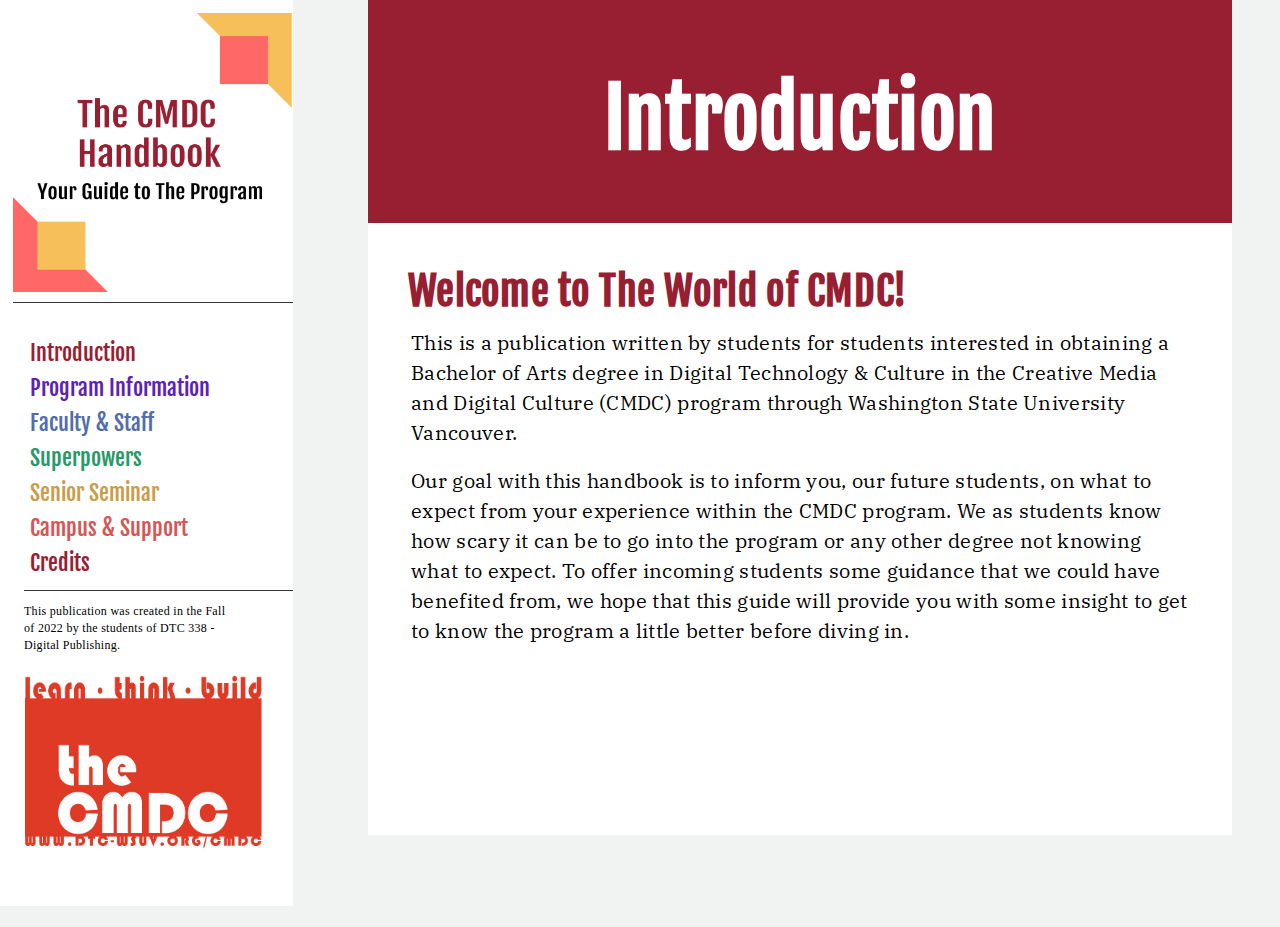
<file: index.html>
<!DOCTYPE html>
<html>

<head>

  <meta charset="utf-8">
  <title>CMDC Handbook| Welcome to the World of CMDC</title>

  <meta name="viewport" content="width=device-width, initial-scale=1">

  <!-- icons -->
  <link rel="apple-touch-icon" sizes="180x180" href="icons/apple-touch-icon.png">
  <link rel="icon" type="image/png" sizes="32x32" href="icons/favicon-32x32.png">
  <link rel="icon" type="image/png" sizes="16x16" href="icons/favicon-16x16.png">
  <link rel="manifest" href="icons/site.webmanifest">
  <link rel="mask-icon" href="icons/safari-pinned-tab.svg" color="#5bbad5">

  <!--Facebook metatags-->
  <meta property="og:title" content="">
  <meta property="og:description" content="">
  <meta property="og:image" content="url...">
  <meta property="og:url" content="url of page...">

  <!--Twitter metatags-->
  <meta name="twitter:title" content="">
  <meta name="twitter:description" content="">
  <meta name="twitter:image" content="">
  <meta name="twitter:card" content="summary_large_image">


  <!-- css styles -->
  <link type="text/css" rel="stylesheet" href="styles.css">

  <link href="https://fonts.googleapis.com/css?family=Open+Sans" rel="stylesheet">
  <link
    href="https://fonts.googleapis.com/css?family=IBM+Plex+Mono:400,400i%7CIBM+Plex+Sans+Condensed:400,400i%7CIBM+Plex+Sans:100,100i,400,400i,700,700i%7CIBM+Plex+Serif:400,400i&amp;display=swap"
    rel="stylesheet">
  <link href="https://fonts.googleapis.com/css?family=Fjalla+One&display=swap" rel="stylesheet">

</head>

<body>

  <header>

    <!----------------------------------------------------------------------------------------
  CHAPTER MENU 
   ---------------------------------------------------------------------------------------->
    <div id="burger">
      <span style="font-size:30px;cursor:pointer" onclick="openNav()">&#9776;</span>
    </div>

    <div id="mainSidenav" class="sidenav">
      <a href="javascript:void(0)" id="close-btn" class="closebtn" onclick="closeNav()">&times;</a>

      <h1 id="title3">The CMDC Handbook</span><span class="small">Your Guide to The Program</span></h1>
      <img class="logo" src="img/dtc-title-logo.png">
      <hr>

      <nav>
        <div id="menu">
          <button class="accordion" id="intr" onclick="window.location.href='index.html';">Introduction</button>


          <button class="accordion" id="prog">Program Information</button>
          <div class="panel" id="panel2" style="display: none;">
            <ul>
              <a href="program-info.html#prog">
                <li>Program Information</li>
              </a>
              <a href="program-info.html#toc_1">
                <li>Tools</li>
              </a>
              <a href="program-info.html#toc_9">
                <li>CMDC Speciality Road Maps</li>
              </a>
              <a href="program-info.html#toc_17">
                <li>Student Experiences</li>
              </a>
            </ul>
          </div>

          <button class="accordion" id="facu" onclick="window.location.href='faculty.html';">Faculty & Staff</button>

          <button class="accordion" id="supe">Superpowers</button>
          <div class="panel" id="panel2" style="display: none;">
            <ul>
              <a href="superpowers.html#supe">
                <li>What are Superpowers?</li>
              </a>
              <a href="superpowers.html#toc_0">
                <li>Web Development</li>
              </a>
              <a href="superpowers.html#toc_5">
                <li>Audio/Video</li>
              </a>
              <a href="superpowers.html#toc_8">
                <li>Multimedia Design</li>
              </a>
              <a href="superpowers.html#toc_11">
                <li>Social Media</li>
              </a>
              <a href="superpowers.html#toc_14">
                <li>Animation</li>
              </a>
              <a href="superpowers.html#toc_17">
                <li>Digital Publishing</li>
              </a>
              <a href="superpowers.html#toc_20">
                <li>UX/UI</li>
              </a>
              <a href="superpowers.html#toc_23">
                <li>Game Studies</li>
              </a>
              <a href="superpowers.html#toc_26">
                <li>Project Management</li>
              </a>
            </ul>
          </div>

          <button class="accordion" id="seni">Senior Seminar</button>
          <div class="panel" id="panel2" style="display: none;">
            <ul>
              <a href="senior-seminar.html#seni">
                <li>The Seminar</li>
              </a>
              <a href="senior-seminar.html#toc_0">
                <li>Structure</li>
              </a>
              <a href="senior-seminar.html#toc_8">
                <li>Teams</li>
              </a>
              <a href="senior-seminar.html#toc_13">
                <li>What team will you be on?</li>
              </a>
              <a href="senior-seminar.html#toc_14">
                <li>Past Projects</li>
              </a>
              <a href="senior-seminar.html#toc_15">
                <li>Resume and Portfolio</li>
              </a>
            </ul>
          </div>

          <button class="accordion" id="camp" onclick="window.location.href='campus-support.html';">Campus &
            Support</button>

          <button class="accordion" id="cred" onclick="window.location.href='credits.html';">Credits</button>

          <hr>

          <p>This publication was created in the Fall of 2022 by the students of DTC 338 - Digital Publishing.</p>
          <div class="logos">
            <img id="img27" src="img/cmdc-logo.jpg" alt="publisher logo">
          </div>


        </div>
      </nav><!-- end menu -->

    </div> <!-- mainSidenav-->

  </header>


  <body>

    <div id="main">

      <div id="introBG">
        <h1 id="title1">
          <span>Introduction</span>
        </h1>
      </div>

      <div id="intro-wrapper" class="wrapper">

        <div class="content">
          <h2 id="toc_0" class="ind">Welcome to The World of CMDC!</h2>
          <p>This is a publication written by students for students interested in obtaining a Bachelor of Arts degree in
            Digital Technology &amp; Culture in the Creative Media and Digital Culture (CMDC) program through
            Washington State University Vancouver. </p>
          <p>Our goal with this handbook is to inform you, our future students, on what to expect from your experience
            within the CMDC program. We as students know how scary it can be to go into the program or any other degree
            not knowing what to expect. To offer incoming students some guidance that we could have benefited from, we
            hope that this guide will provide you with some insight to get to know the program a little better before
            diving in.</p>
        </div>


        <script type="text/javascript" src="script.js"></script>

        <script src="https://ajax.googleapis.com/ajax/libs/jquery/3.3.1/jquery.min.js"></script>

        <script>
          //this runs the function to switch display of side menu depending on device width
          toggleNav(x);
        </script>

      </div> <!-- closes wrapper -->
    </div> <!-- closes main -->


  </body>

</html>
</file>
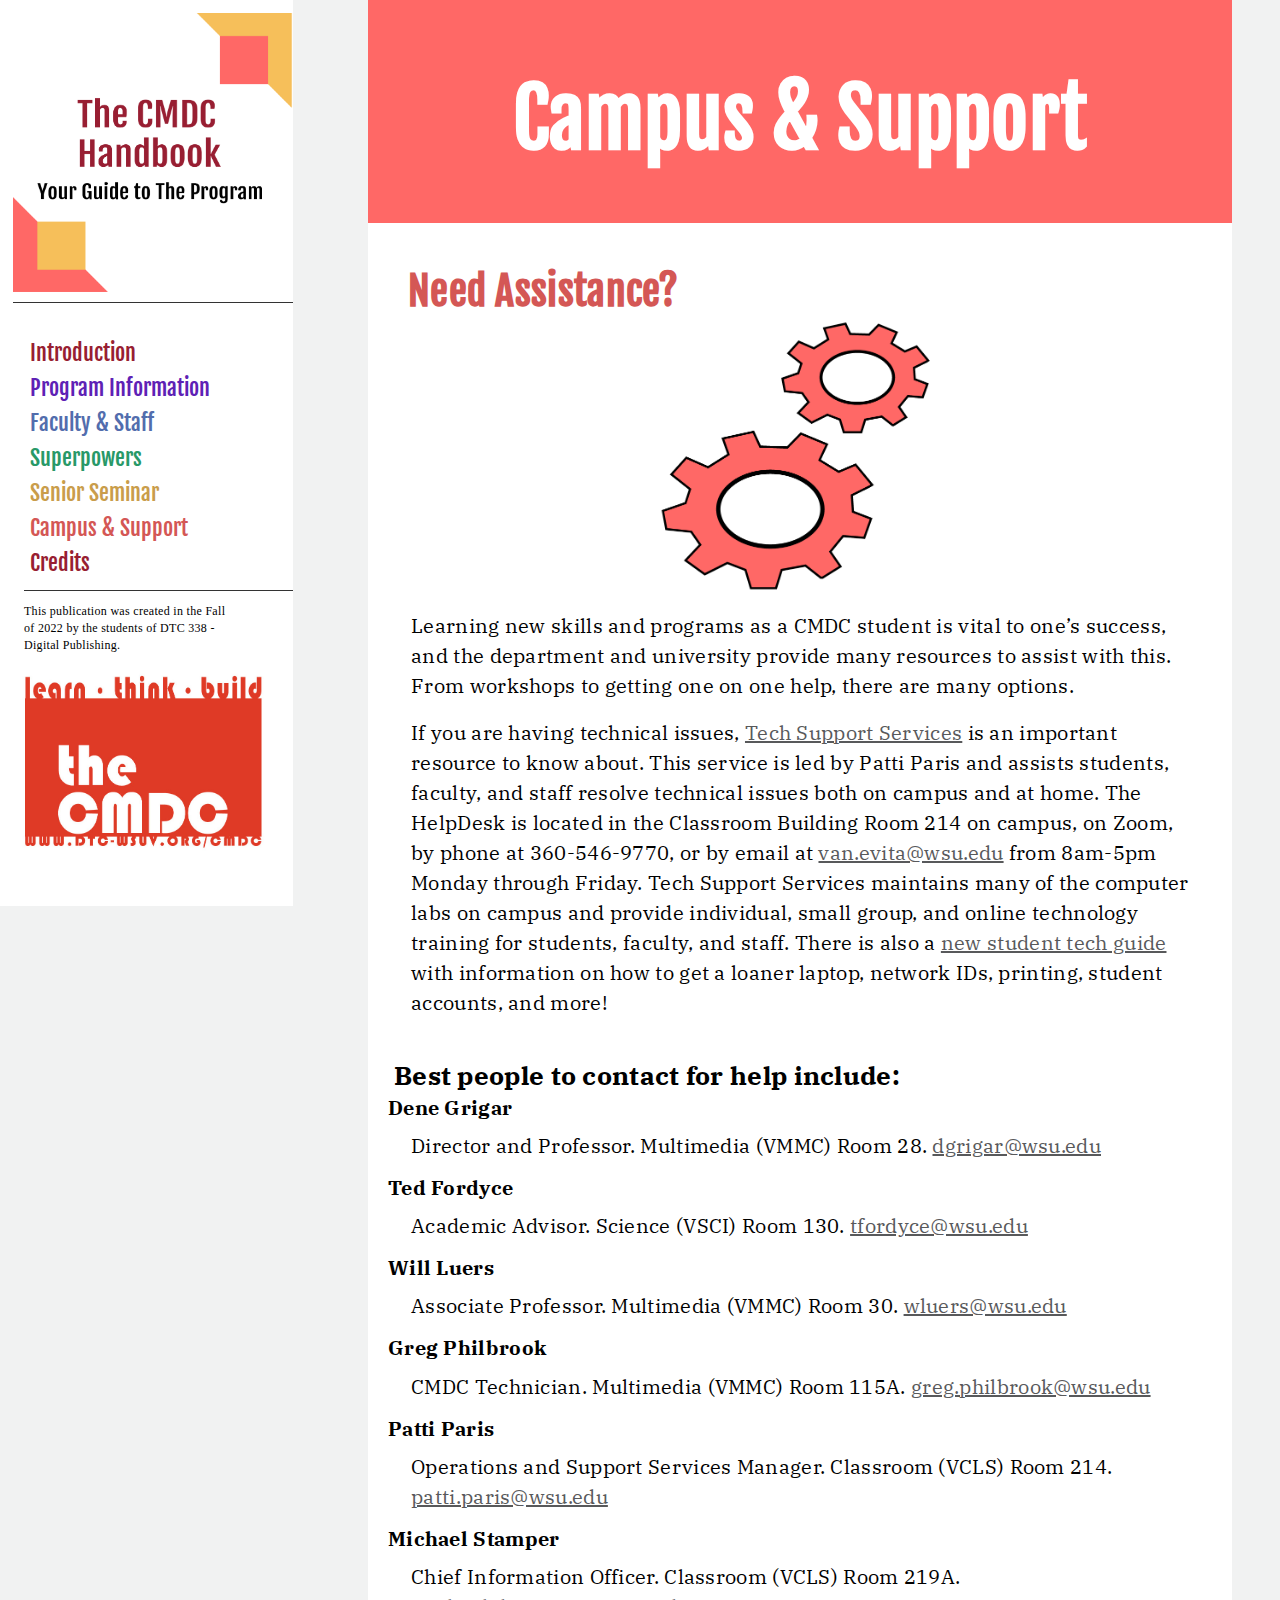
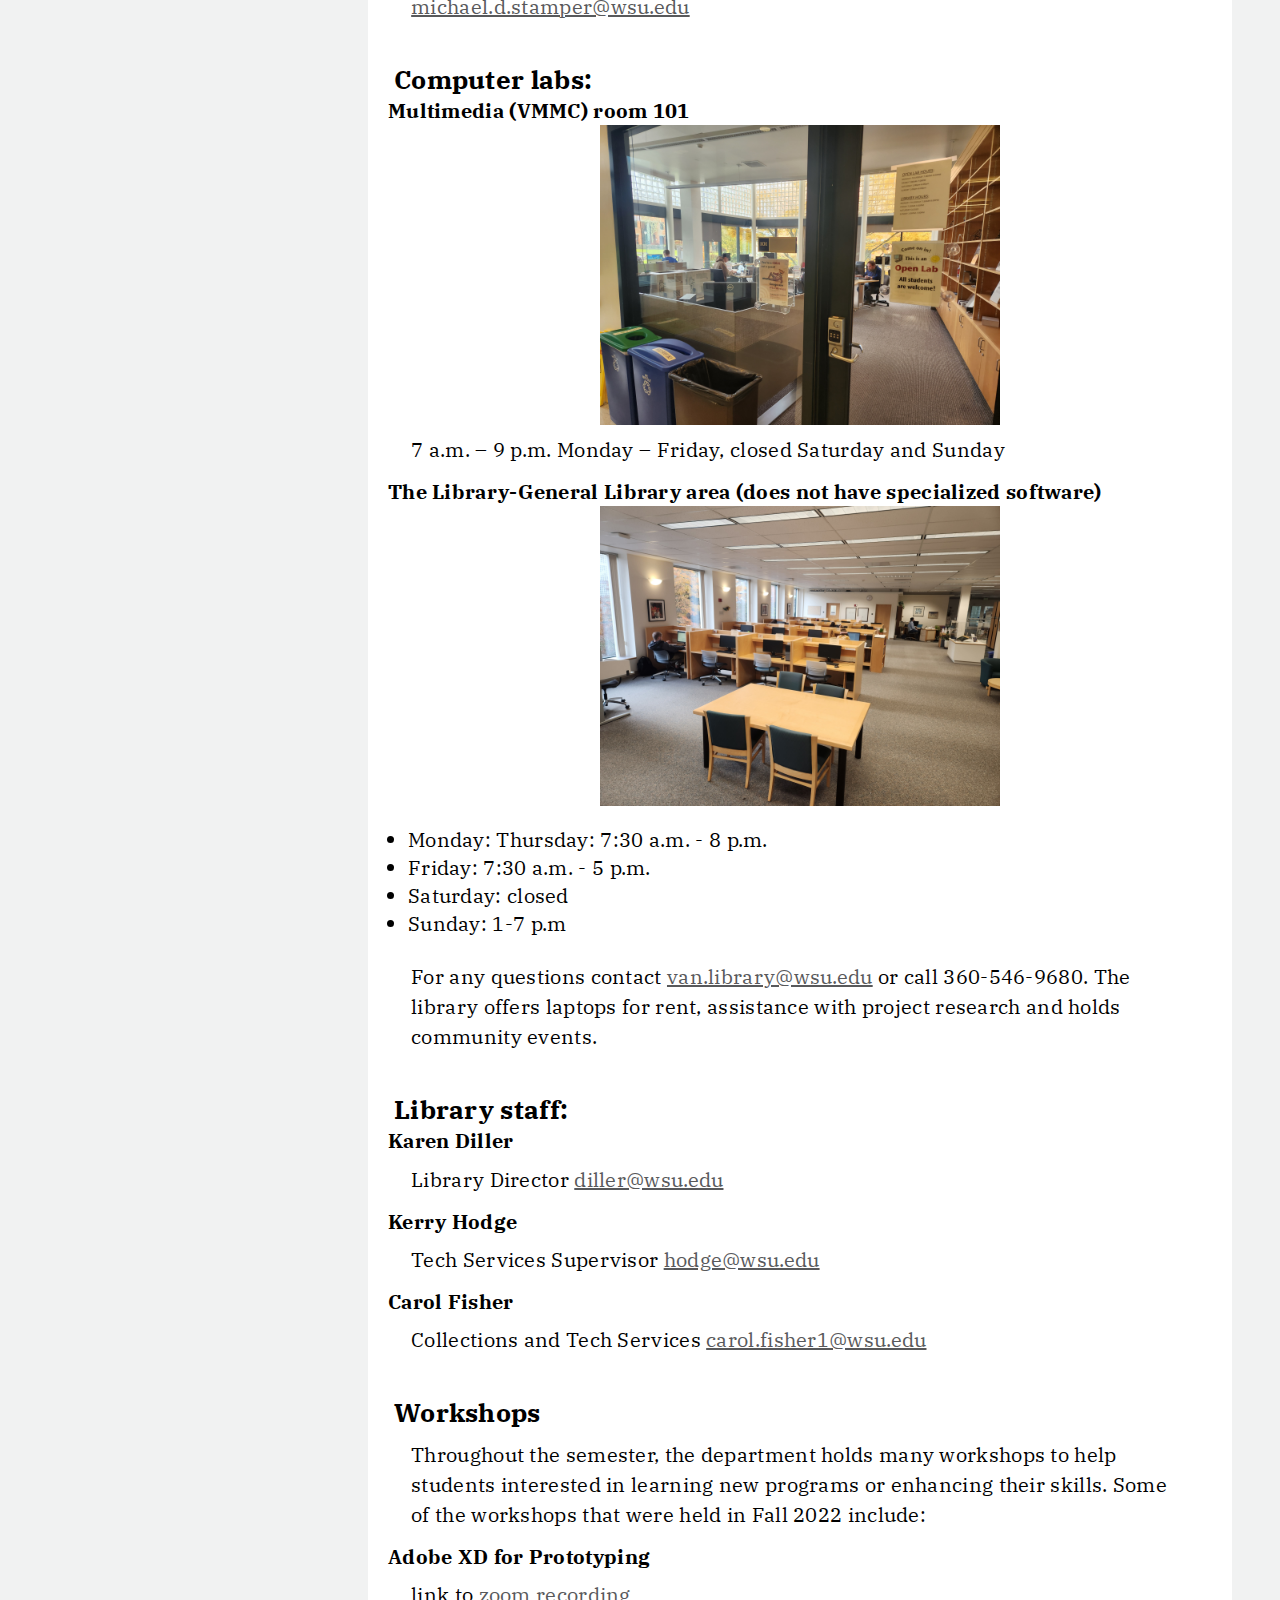
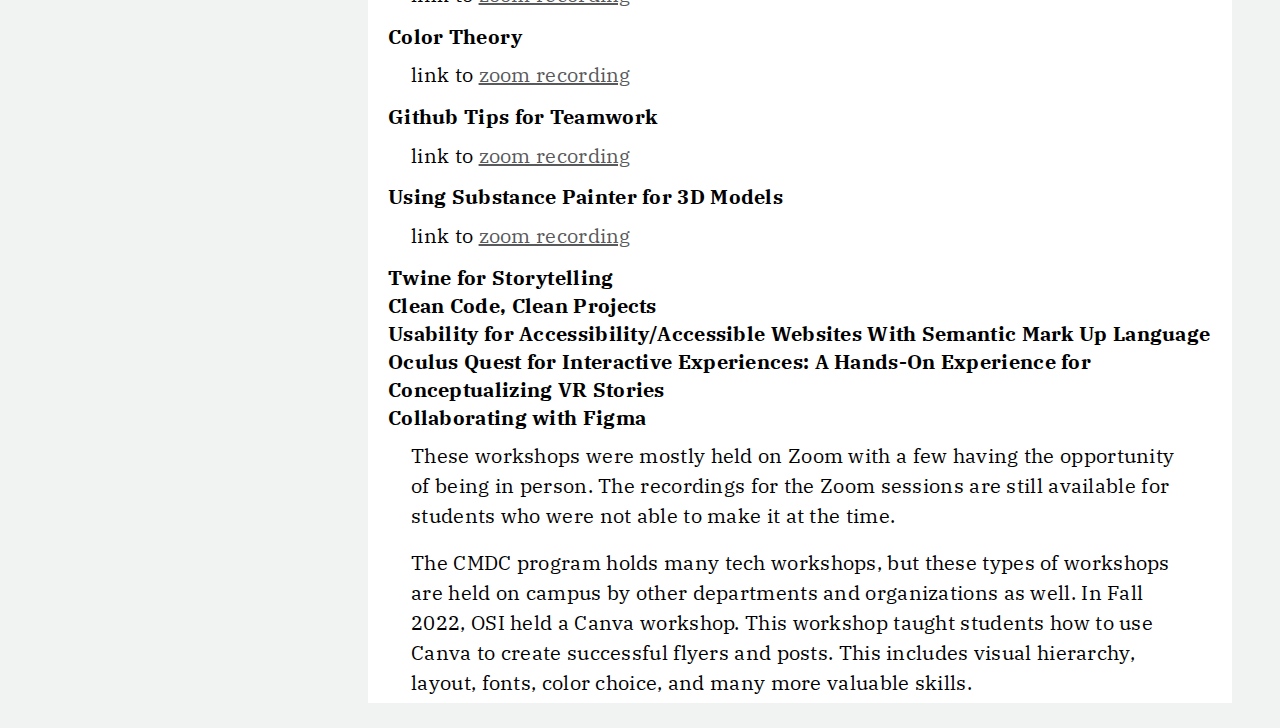
<file: campus-support.html>
<!DOCTYPE html>
<html>

<head>

  <meta charset="utf-8">
  <title>CMDC Handbook| Campus & Support</title>

  <meta name="viewport" content="width=device-width, initial-scale=1">

  <!-- icons -->
  <link rel="apple-touch-icon" sizes="180x180" href="icons/apple-touch-icon.png">
  <link rel="icon" type="image/png" sizes="32x32" href="icons/favicon-32x32.png">
  <link rel="icon" type="image/png" sizes="16x16" href="icons/favicon-16x16.png">
  <link rel="manifest" href="icons/site.webmanifest">
  <link rel="mask-icon" href="icons/safari-pinned-tab.svg" color="#5bbad5">

  <!--Facebook metatags-->
  <meta property="og:title" content="">
  <meta property="og:description" content="">
  <meta property="og:image" content="url...">
  <meta property="og:url" content="url of page...">

  <!--Twitter metatags-->
  <meta name="twitter:title" content="">
  <meta name="twitter:description" content="">
  <meta name="twitter:image" content="">
  <meta name="twitter:card" content="summary_large_image">


  <!-- css styles -->
  <link type="text/css" rel="stylesheet" href="styles.css">

  <link href="https://fonts.googleapis.com/css?family=Open+Sans" rel="stylesheet">
  <link
    href="https://fonts.googleapis.com/css?family=IBM+Plex+Mono:400,400i%7CIBM+Plex+Sans+Condensed:400,400i%7CIBM+Plex+Sans:100,100i,400,400i,700,700i%7CIBM+Plex+Serif:400,400i&amp;display=swap"
    rel="stylesheet">
  <link href="https://fonts.googleapis.com/css?family=Fjalla+One&display=swap" rel="stylesheet">

</head>

<body>

  <header>

    <!----------------------------------------------------------------------------------------
  CHAPTER MENU 
   ---------------------------------------------------------------------------------------->
    <div id="burger">
      <span style="font-size:30px;cursor:pointer" onclick="openNav()">&#9776;</span>
    </div>



    <div id="mainSidenav" class="sidenav">
      <a href="javascript:void(0)" id="close-btn" class="closebtn" onclick="closeNav()">&times;</a>

      <h1 id="title3">The CMDC Handbook</span><span class="small">Your Guide to The Program</span></h1>
      <img class="logo" src="img/dtc-title-logo.png">
      <hr>

      <nav>
        <div id="menu">
          <button class="accordion" id="intr" onclick="window.location.href='index.html';">Introduction</button>


          <button class="accordion" id="prog">Program Information</button>
          <div class="panel" id="panel2" style="display: none;">
            <ul>
              <a href="program-info.html#toc_1">
                <li>Tools</li>
              </a>
              <a href="program-info.html#toc_9">
                <li>CMDC Speciality Road Maps</li>
              </a>
              <a href="program-info.html#toc_17">
                <li>Student Experiences</li>
              </a>
            </ul>
          </div>


          <button class="accordion" id="facu" onclick="window.location.href='faculty.html';">Faculty & Staff</button>


          <button class="accordion" id="supe">Superpowers</button>
          <div class="panel" id="panel2" style="display: none;">
            <ul>
              <a href="superpowers.html#supe">
                <li>What are Superpowers?</li>
              </a>
              <a href="superpowers.html#toc_0">
                <li>Web Development</li>
              </a>
              <a href="superpowers.html#toc_5">
                <li>Audio/Video</li>
              </a>
              <a href="superpowers.html#toc_8">
                <li>Multimedia Design</li>
              </a>
              <a href="superpowers.html#toc_11">
                <li>Social Media</li>
              </a>
              <a href="superpowers.html#toc_14">
                <li>Animation</li>
              </a>
              <a href="superpowers.html#toc_17">
                <li>Digital Publishing</li>
              </a>
              <a href="superpowers.html#toc_20">
                <li>UX/UI</li>
              </a>
              <a href="superpowers.html#toc_23">
                <li>Game Studies</li>
              </a>
              <a href="superpowers.html#toc_26">
                <li>Project Management</li>
              </a>
            </ul>
          </div>

          <button class="accordion" id="seni">Senior Seminar</button>
          <div class="panel" id="panel2" style="display: none;">
            <ul>
              <a href="senior-seminar.html#toc_0">
                <li>The Seminar</li>
              </a>
              <a href="senior-seminar.html#toc_0">
                <li>Structure</li>
              </a>
              <a href="senior-seminar.html#toc_8">
                <li>Teams</li>
              </a>
              <a href="senior-seminar.html#toc_13">
                <li>What team will you be on?</li>
              </a>
              <a href="senior-seminar.html#toc_14">
                <li>Past Projects</li>
              </a>
              <a href="senior-seminar.html#toc_15">
                <li>Resume and Portfolio</li>
              </a>
            </ul>
          </div>

          <button class="accordion" id="camp" onclick="window.location.href='campus-support.html';">Campus &
            Support</button>



          <button class="accordion" id="cred" onclick="window.location.href='credits.html';">Credits</button>



          <hr>

          <p>This publication was created in the Fall of 2022 by the students of DTC 338 - Digital Publishing.</p>
          <div class="logos">
            <img id="img27" src="img/cmdc-logo.jpg" alt="publisher logo">
          </div>


        </div>
      </nav><!-- end menu -->

    </div> <!-- mainSidenav-->

  </header>


  <body>

    <div id="main">

      <div id="camBG">
        <h1 id="title4">
          <span>Campus & Support</span>
        </h1>
      </div>

      <div class="wrapper">

        <div class="content">
          <h2 id="toc_0" class="campus-support">Need Assistance?</h2>
          <img id="cogs" src="img/Cogs_cropped.png">
          <p>Learning new skills and programs as a CMDC student is vital to one’s success, and the department and
            university provide many resources to assist with this. From workshops to getting one on one help, there are
            many options.</p>
          <p>If you are having technical issues, <a
              href="https://www.vancouver.wsu.edu/information-technology/tech-support-services">Tech Support
              Services</a> is an important resource to know about. This service is led by Patti Paris and assists
            students, faculty, and staff resolve technical issues both on campus and at home. The HelpDesk is located in
            the Classroom Building Room 214 on campus, on Zoom, by phone at 360-546-9770, or by email at <a
              href="mailto:van.evita@wsu.edu">van.evita@wsu.edu</a> from 8am-5pm Monday through Friday. Tech Support
            Services maintains many of the computer labs on campus and provide individual, small group, and online
            technology training for students, faculty, and staff. There is also a <a
              href="https://www.vancouver.wsu.edu/information-technology/new-student-tech-guide">new student tech
              guide</a> with information on how to get a loaner laptop, network IDs, printing, student accounts, and
            more!</p>
          <h3 id="toc_1">Best people to contact for help include:</h3>
          <h4 id="toc_2">Dene Grigar</h4>
          <p>Director and Professor. Multimedia (VMMC) Room 28. <a href="mailto:dgrigar@wsu.edu">dgrigar@wsu.edu</a>
          </p>
          <h4 id="toc_3">Ted Fordyce</h4>
          <p>Academic Advisor. Science (VSCI) Room 130. <a href="mailto:tfordyce@wsu.edu">tfordyce@wsu.edu</a> </p>
          <h4 id="toc_4">Will Luers</h4>
          <p>Associate Professor. Multimedia (VMMC) Room 30. <a href="mailto:wluers@wsu.edu">wluers@wsu.edu</a> </p>
          <h4 id="toc_5">Greg Philbrook</h4>
          <p>CMDC Technician. Multimedia (VMMC) Room 115A. <a
              href="mailto:greg.philbrook@wsu.edu">greg.philbrook@wsu.edu</a> </p>
          <h4 id="toc_6">Patti Paris</h4>
          <p>Operations and Support Services Manager. Classroom (VCLS) Room 214. <a
              href="mailto:patti.paris@wsu.edu">patti.paris@wsu.edu</a> </p>
          <h4 id="toc_7">Michael Stamper</h4>
          <p>Chief Information Officer. Classroom (VCLS) Room 219A. <a
              href="mailto:michael.d.stamper@wsu.edu">michael.d.stamper@wsu.edu</a> </p>
          <h3 id="toc_8">Computer labs:</h3>
          <h4 id="toc_9">Multimedia (VMMC) room 101</h4>

          <img id="img25" src="img/vmmc-101.jpg" alt="Computer lab room">
          <p>7 a.m. – 9 p.m. Monday – Friday, closed Saturday and Sunday</p>

          <h4 id="toc_10">The Library-General Library area (does not have specialized software)</h4>

          <img id="img26" src="img/library.jpg" alt="Library computer lab">

          <ul>
            <li>Monday: Thursday: 7:30 a.m. - 8 p.m.</li>
            <li>Friday: 7:30 a.m. - 5 p.m.</li>
            <li>Saturday: closed</li>
            <li>Sunday: 1-7 p.m
          </ul>

          <p>For any questions contact <a href="mailto:van.library@wsu.edu">van.library@wsu.edu</a> or call
            360-546-9680. The library offers laptops for rent, assistance with project research and holds community
            events. </p>

          <h3 id="toc_11">Library staff:</h3>
          <h4 id="toc_12">Karen Diller</h4>
          <p>Library Director <a href="mailto:diller@wsu.edu">diller@wsu.edu</a></p>
          <h4 id="toc_13">Kerry Hodge</h4>
          <p>Tech Services Supervisor <a href="mailto:hodge@wsu.edu">hodge@wsu.edu</a> </p>
          <h4 id="toc_14">Carol Fisher</h4>
          <p>Collections and Tech Services <a href="mailto:carol.fisher1@wsu.edu">carol.fisher1@wsu.edu</a> </p>
          <h3 id="toc_15">Workshops</h3>
          <p>Throughout the semester, the department holds many workshops to help students interested in learning new
            programs or enhancing their skills. Some of the workshops that were held in Fall 2022 include:</p>
          <h4 id="toc_16">Adobe XD for Prototyping</h4>
          <p>link to <a
              href="https://wsu.zoom.us/rec/play/YNHpVtNDfWogqHSHUQXllM3pL50nOF2yxxHMDqN_jebvcQNmgtbVbUjVZO-XlOsxx-oaPhYqOfiZI9Pd.1WLxHZxro60yjtPA?continueMode=true&amp;_x_zm_rtaid=_bSPNKPmSNm8e-eDhQNJuw.1669655792302.905b579305b9b997402f9ed6a2b77212&amp;_x_zm_rhtaid=806">zoom
              recording</a> </p>
          <h4 id="toc_17">Color Theory</h4>
          <p>link to <a
              href="https://wsu.zoom.us/rec/play/1FrRthTN--G42-F3YhrpS9-9TtyEvtnoqUpcjk1A9C_t8CY6pRR617S-hozV4loj4RsMPMMNUiUoBM27.VeWuJ6tPIq2Komae?continueMode=true&amp;_x_zm_rtaid=_bSPNKPmSNm8e-eDhQNJuw.1669655792302.905b579305b9b997402f9ed6a2b77212&amp;_x_zm_rhtaid=806">zoom
              recording</a> </p>
          <h4 id="toc_18">Github Tips for Teamwork</h4>
          <p>link to <a
              href="https://wsu.zoom.us/rec/play/EZa1uA_iyd2T0uvb2XTsNTzPBQpxsZFDWzy2dJRNynOSlfU7EvP8nwXCcoDl-6ogNFTwl4nbFpqerEmf.8DbedMDiA_v1wRMW?continueMode=true&amp;_x_zm_rtaid=_bSPNKPmSNm8e-eDhQNJuw.1669655792302.905b579305b9b997402f9ed6a2b77212&amp;_x_zm_rhtaid=806">zoom
              recording</a> </p>
          <h4 id="toc_19">Using Substance Painter for 3D Models</h4>
          <p>link to <a
              href="https://wsu.zoom.us/rec/play/L5JaporT1_jSQ5kQYNYzO6sWDG6GLzQhzNCJXvNLE0Egn1hRbSo-7bI0i2i9zR4UTGbwAz2AQmqVcY5h.bb6mBWRTu82MMigs?continueMode=true&amp;_x_zm_rtaid=_bSPNKPmSNm8e-eDhQNJuw.1669655792302.905b579305b9b997402f9ed6a2b77212&amp;_x_zm_rhtaid=806">zoom
              recording</a> </p>
          <h4 id="toc_20">Twine for Storytelling</h4>
          <h4 id="toc_21">Clean Code, Clean Projects</h4>
          <h4 id="toc_22">Usability for Accessibility/Accessible Websites With Semantic Mark Up Language</h4>
          <h4 id="toc_23">Oculus Quest for Interactive Experiences: A Hands-On Experience for Conceptualizing VR Stories
          </h4>
          <h4 id="toc_24">Collaborating with Figma</h4>
          <p>These workshops were mostly held on Zoom with a few having the opportunity of being in person. The
            recordings for the Zoom sessions are still available for students who were not able to make it at the time.
          </p>
          <p>The CMDC program holds many tech workshops, but these types of workshops are held on campus by other
            departments and organizations as well. In Fall 2022, OSI held a Canva workshop. This workshop taught
            students how to use Canva to create successful flyers and posts. This includes visual hierarchy, layout,
            fonts, color choice, and many more valuable skills. </p>
        </div>


        <script type="text/javascript" src="script.js"></script>

        <script src="https://ajax.googleapis.com/ajax/libs/jquery/3.3.1/jquery.min.js"></script>

        <script>
          //this runs the function to switch display of side menu depending on device width
          toggleNav(x);
        </script>

      </div> <!-- closes wrapper -->
    </div> <!-- closes main -->


  </body>

</html>
</file>
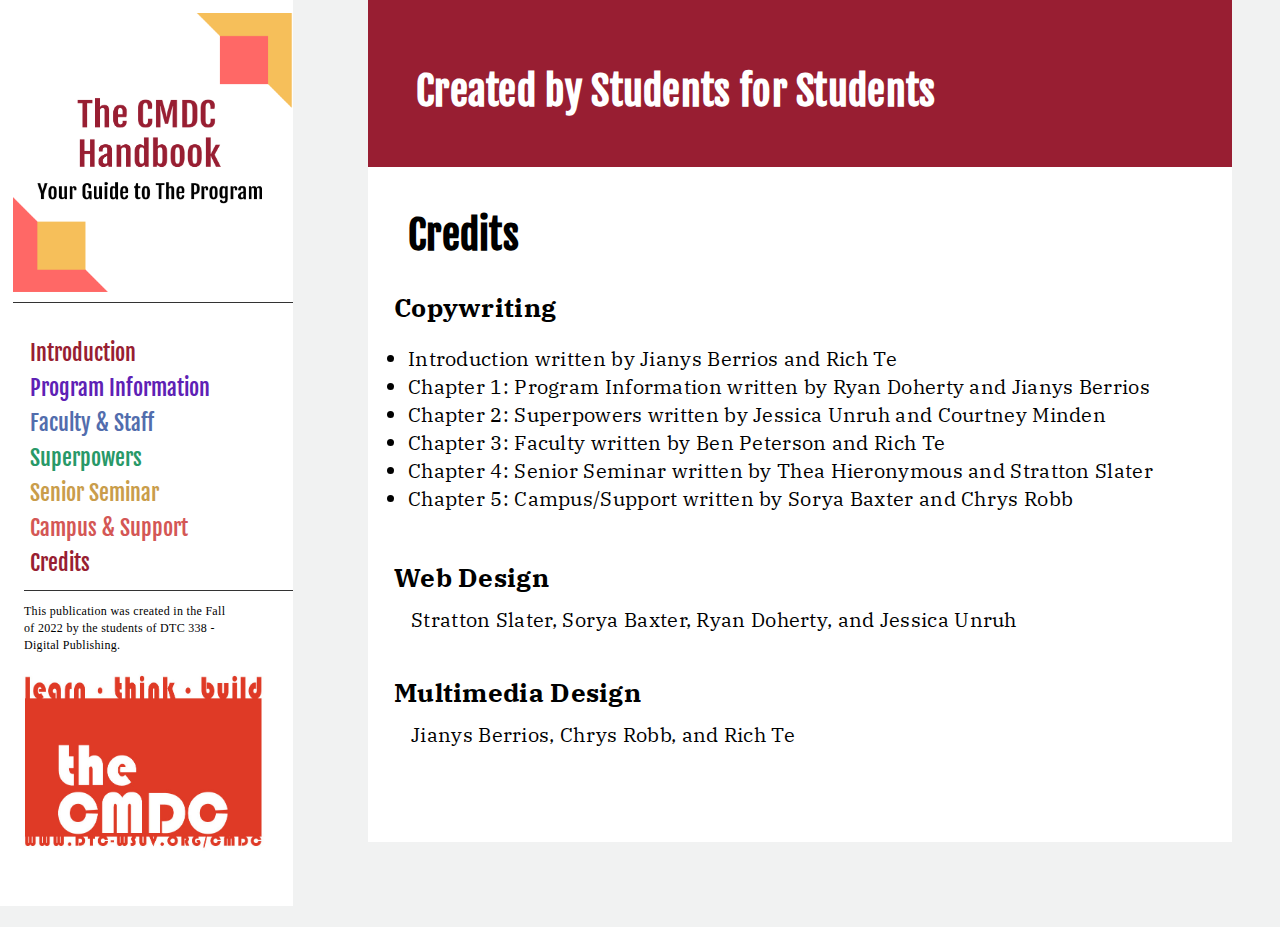
<file: credits.html>
<!DOCTYPE html>
<html>

<head>

  <meta charset="utf-8">
  <title>CMDC Handbook| Credits</title>

  <meta name="viewport" content="width=device-width, initial-scale=1">

  <!-- icons -->
  <link rel="apple-touch-icon" sizes="180x180" href="icons/apple-touch-icon.png">
  <link rel="icon" type="image/png" sizes="32x32" href="icons/favicon-32x32.png">
  <link rel="icon" type="image/png" sizes="16x16" href="icons/favicon-16x16.png">
  <link rel="manifest" href="icons/site.webmanifest">
  <link rel="mask-icon" href="icons/safari-pinned-tab.svg" color="#5bbad5">

  <!--Facebook metatags-->
  <meta property="og:title" content="">
  <meta property="og:description" content="">
  <meta property="og:image" content="url...">
  <meta property="og:url" content="url of page...">

  <!--Twitter metatags-->
  <meta name="twitter:title" content="">
  <meta name="twitter:description" content="">
  <meta name="twitter:image" content="">
  <meta name="twitter:card" content="summary_large_image">


  <!-- css styles -->
  <link type="text/css" rel="stylesheet" href="styles.css">

  <link href="https://fonts.googleapis.com/css?family=Open+Sans" rel="stylesheet">
  <link
    href="https://fonts.googleapis.com/css?family=IBM+Plex+Mono:400,400i%7CIBM+Plex+Sans+Condensed:400,400i%7CIBM+Plex+Sans:100,100i,400,400i,700,700i%7CIBM+Plex+Serif:400,400i&amp;display=swap"
    rel="stylesheet">
  <link href="https://fonts.googleapis.com/css?family=Fjalla+One&display=swap" rel="stylesheet">

</head>

<body>

  <header>

    <!----------------------------------------------------------------------------------------
  CHAPTER MENU 
   ---------------------------------------------------------------------------------------->
    <div id="burger">
      <span style="font-size:30px;cursor:pointer" onclick="openNav()">&#9776;</span>
    </div>



    <div id="mainSidenav" class="sidenav">
      <a href="javascript:void(0)" id="close-btn" class="closebtn" onclick="closeNav()">&times;</a>

      <h1 id="title3">The CMDC Handbook</span><span class="small">Your Guide to The Program</span></h1>
      <img class="logo" src="img/dtc-title-logo.png">
      <hr>

      <nav>
        <div id="menu">
          <button class="accordion" id="intr" onclick="window.location.href='index.html';">Introduction</button>


          <button class="accordion" id="prog">Program Information</button>
          <div class="panel" id="panel2" style="display: none;">
            <ul>
              <a href="program-info.html#prog">
                <li>Program Information</li>
              </a>
              <a href="program-info.html#toc_1">
                <li>Tools</li>
              </a>
              <a href="program-info.html#toc_9">
                <li>CMDC Speciality Road Maps</li>
              </a>
              <a href="program-info.html#toc_17">
                <li>Student Experiences</li>
              </a>
            </ul>
          </div>

          <button class="accordion" id="facu" onclick="window.location.href='faculty.html';">Faculty & Staff</button>

          <button class="accordion" id="supe">Superpowers</button>
          <div class="panel" id="panel2" style="display: none;">
            <ul>
              <a href="superpowers.html#supe">
                <li>What are Superpowers?</li>
              </a>
              <a href="superpowers.html#toc_0">
                <li>Web Development</li>
              </a>
              <a href="superpowers.html#toc_5">
                <li>Audio/Video</li>
              </a>
              <a href="superpowers.html#toc_8">
                <li>Multimedia Design</li>
              </a>
              <a href="superpowers.html#toc_11">
                <li>Social Media</li>
              </a>
              <a href="superpowers.html#toc_14">
                <li>Animation</li>
              </a>
              <a href="superpowers.html#toc_17">
                <li>Digital Publishing</li>
              </a>
              <a href="superpowers.html#toc_20">
                <li>UX/UI</li>
              </a>
              <a href="superpowers.html#toc_23">
                <li>Game Studies</li>
              </a>
              <a href="superpowers.html#toc_26">
                <li>Project Management</li>
              </a>
            </ul>
          </div>

          <button class="accordion" id="seni">Senior Seminar</button>
          <div class="panel" id="panel2" style="display: none;">
            <ul>
              <a href="senior-seminar.html#seni">
                <li>The Seminar</li>
              </a>
              <a href="senior-seminar.html#toc_0">
                <li>Structure</li>
              </a>
              <a href="senior-seminar.html#toc_8">
                <li>Teams</li>
              </a>
              <a href="senior-seminar.html#toc_13">
                <li>What team will you be on?</li>
              </a>
              <a href="senior-seminar.html#toc_14">
                <li>Past Projects</li>
              </a>
              <a href="senior-seminar.html#toc_15">
                <li>Resume and Portfolio</li>
              </a>
            </ul>
          </div>

          <button class="accordion" id="camp" onclick="window.location.href='campus-support.html';">Campus &
            Support</button>

          <button class="accordion" id="cred" onclick="window.location.href='credits.html';">Credits</button>

          <hr>

          <p>This publication was created in the Fall of 2022 by the students of DTC 338 - Digital Publishing.</p>
          <div class="logos">
            <img id="img27" src="img/cmdc-logo.jpg" alt="publisher logo">
          </div>


        </div>
      </nav><!-- end menu -->

    </div> <!-- mainSidenav-->

  </header>


  <body>

    <div id="main">

      <div id="introBG">
        <h1 id="title2">
          <span>Created by Students for Students</span>
        </h1>
      </div>

      <div class="wrapper">

        <div class="content">
          <h2 id="toc_0" class="credits">Credits</h2>
          <h3 id="toc_1">Copywriting</h3>
          <ul>
            <li>Introduction written by Jianys Berrios and Rich Te</li>
            <li>Chapter 1: Program Information written by Ryan Doherty and Jianys Berrios</li>
            <li>Chapter 2: Superpowers written by Jessica Unruh and Courtney Minden</li>
            <li>Chapter 3: Faculty written by Ben Peterson and Rich Te</li>
            <li>Chapter 4: Senior Seminar written by Thea Hieronymous and Stratton Slater</li>
            <li>Chapter 5: Campus/Support written by Sorya Baxter and Chrys Robb</li>
          </ul>
          <h3 id="toc_2">Web Design</h3>
          <p>Stratton Slater, Sorya Baxter, Ryan Doherty, and Jessica Unruh</p>
          <h3 id="toc_3">Multimedia Design</h3>
          <p>Jianys Berrios, Chrys Robb, and Rich Te</p>
        </div>


        <script type="text/javascript" src="script.js"></script>

        <script src="https://ajax.googleapis.com/ajax/libs/jquery/3.3.1/jquery.min.js"></script>

        <script>
          //this runs the function to switch display of side menu depending on device width
          toggleNav(x);
        </script>

      </div> <!-- closes wrapper -->
    </div> <!-- closes main -->


  </body>

</html>
</file>
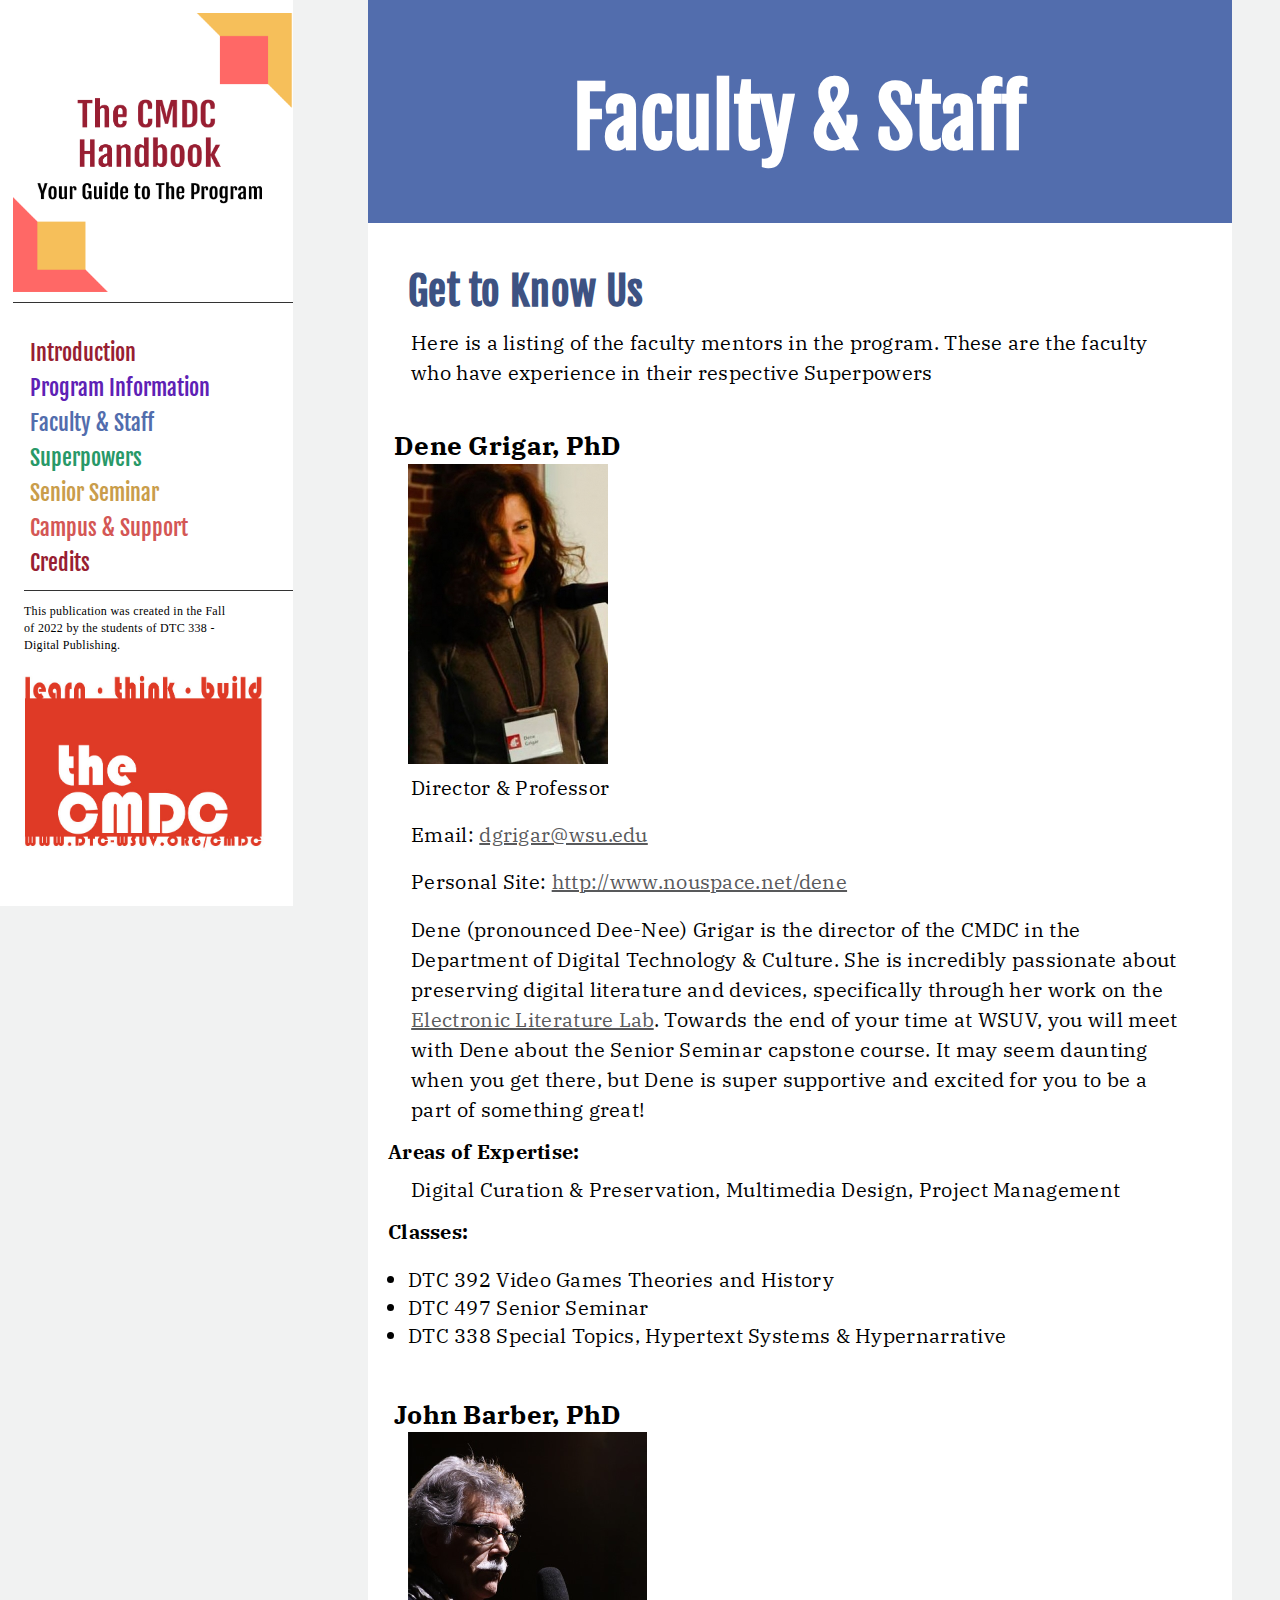
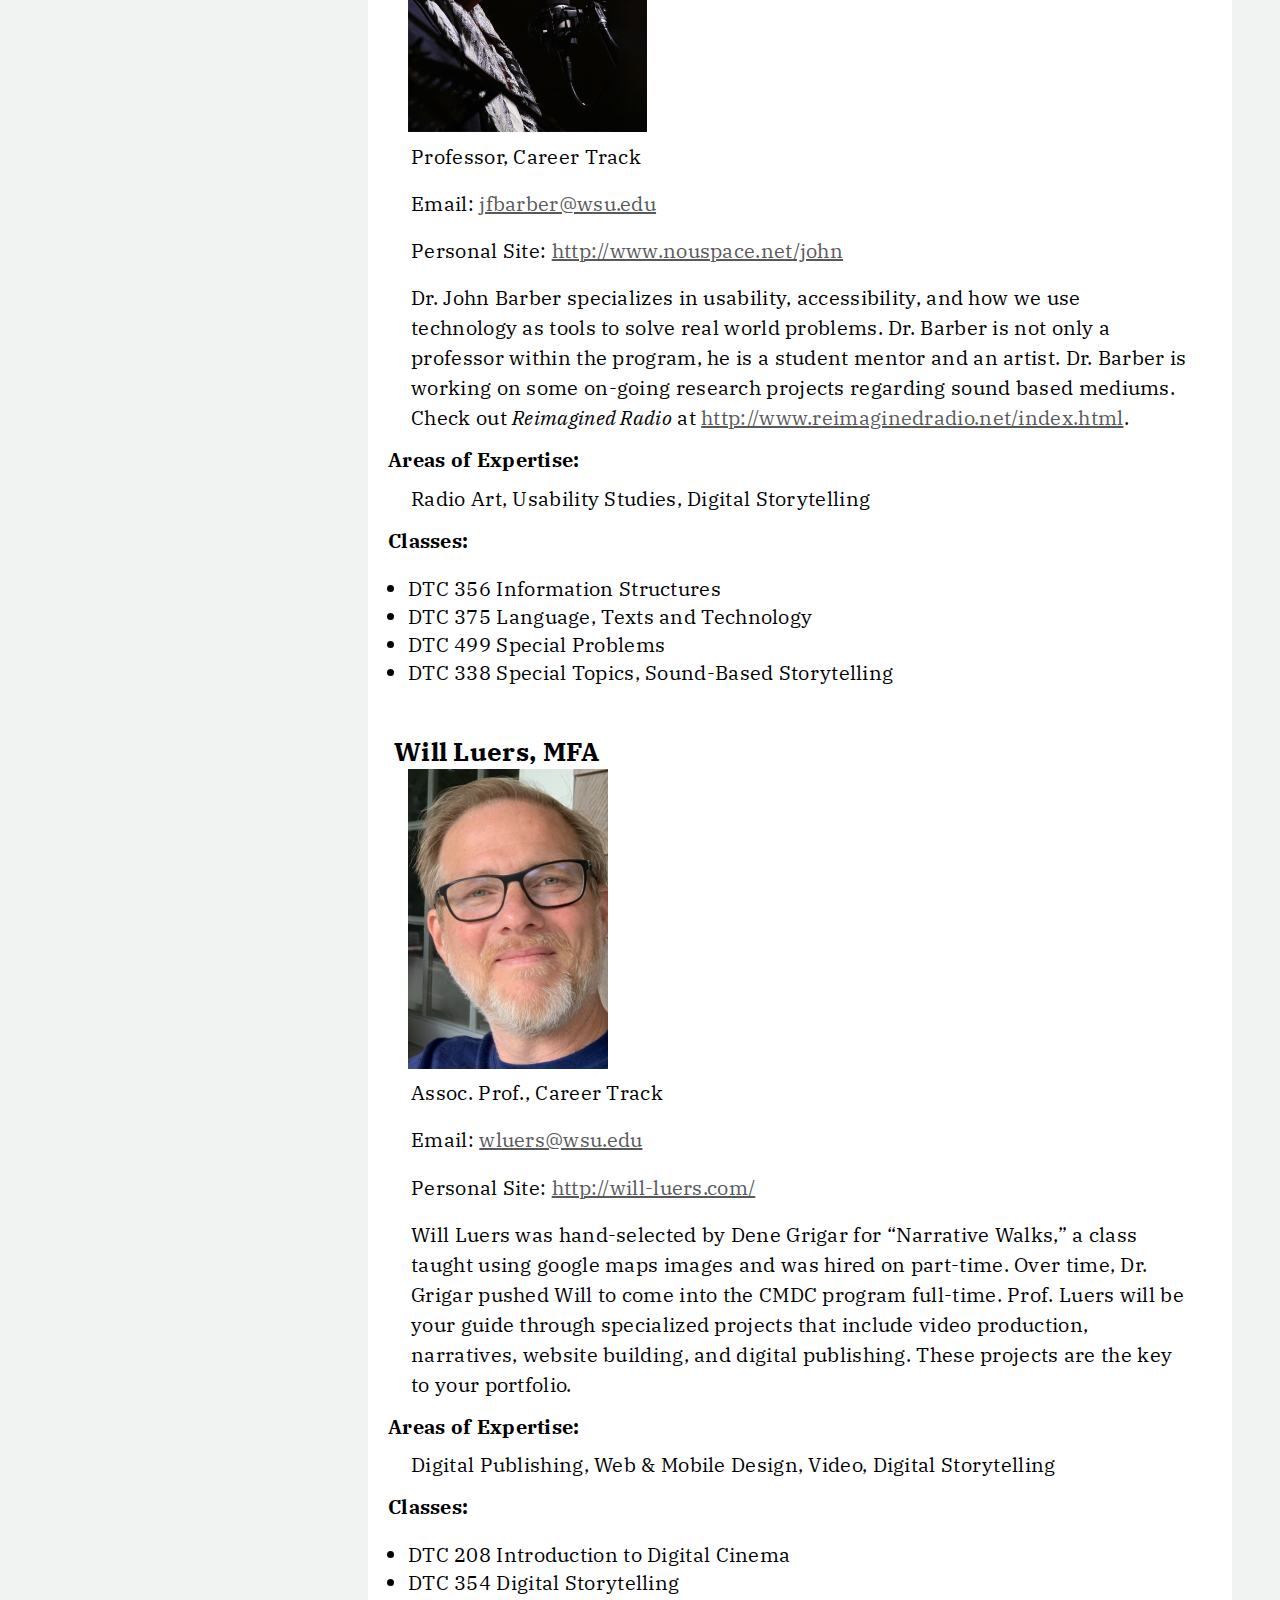
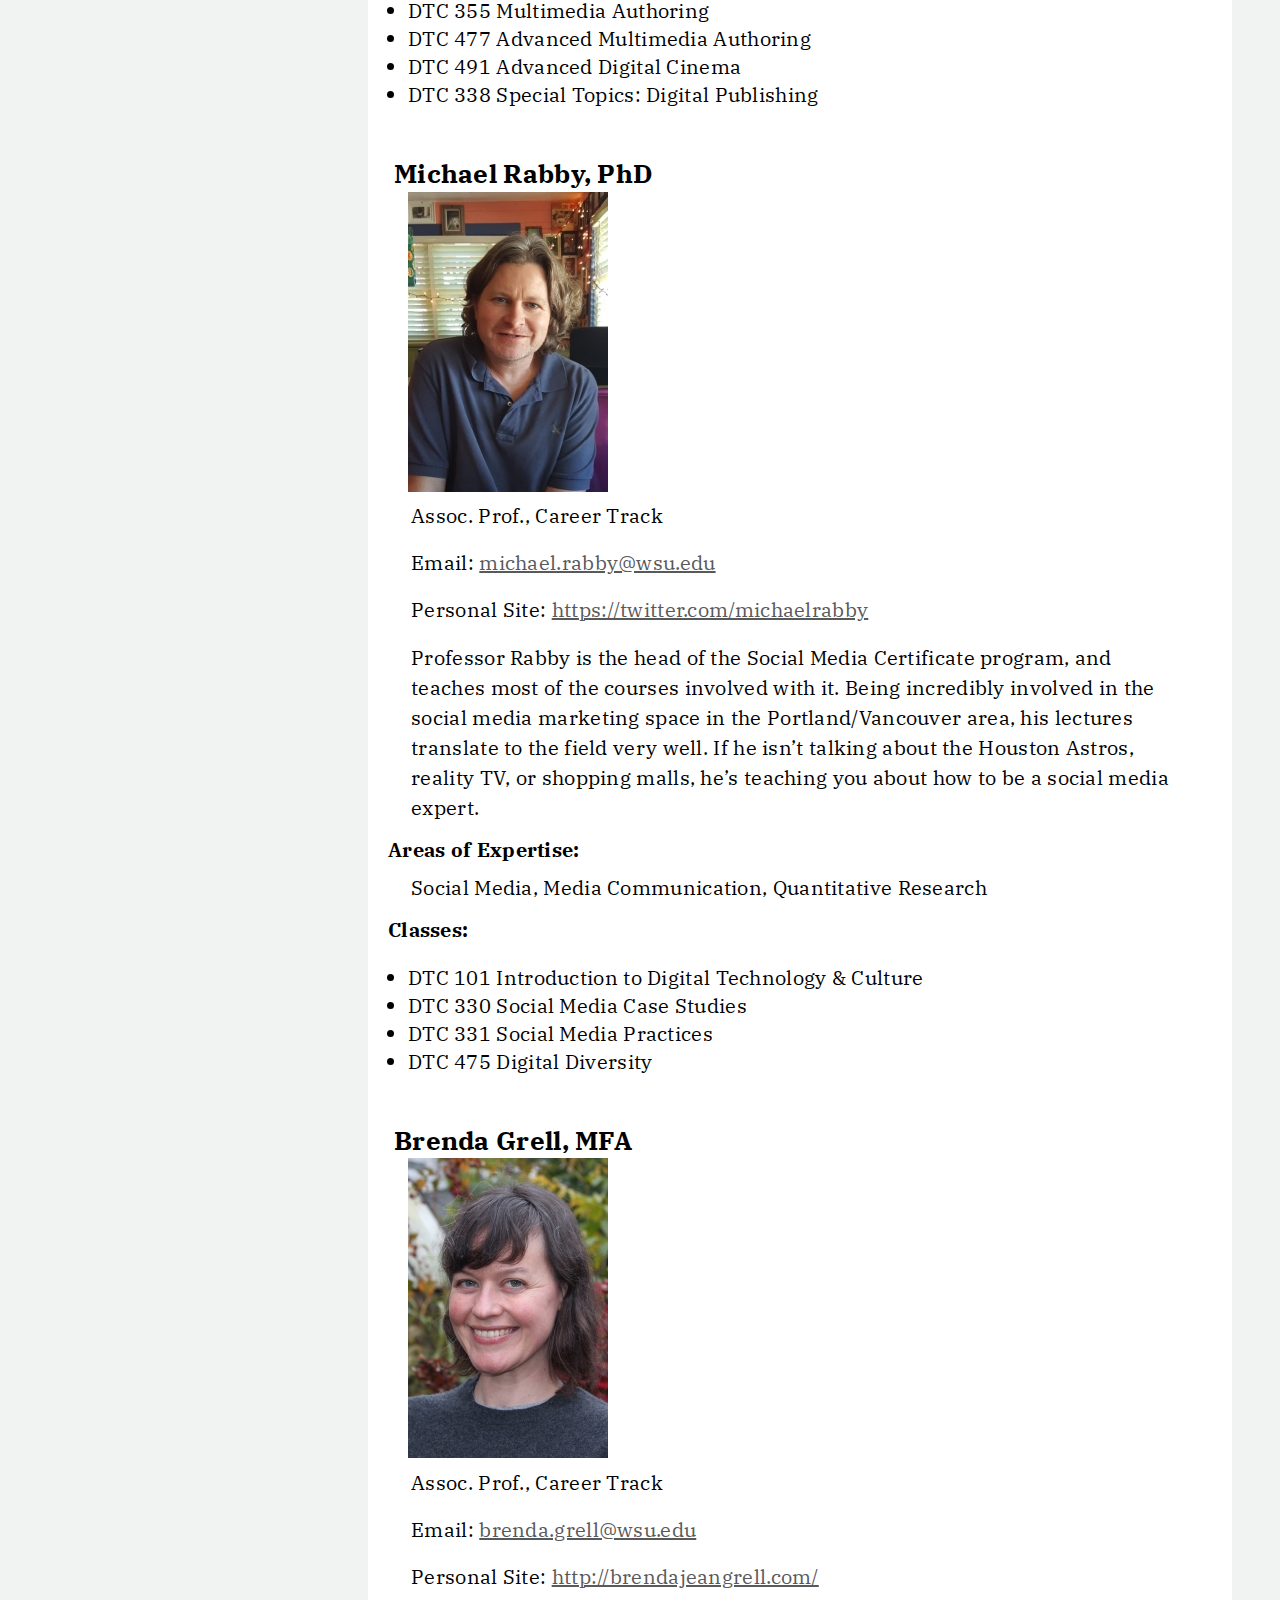
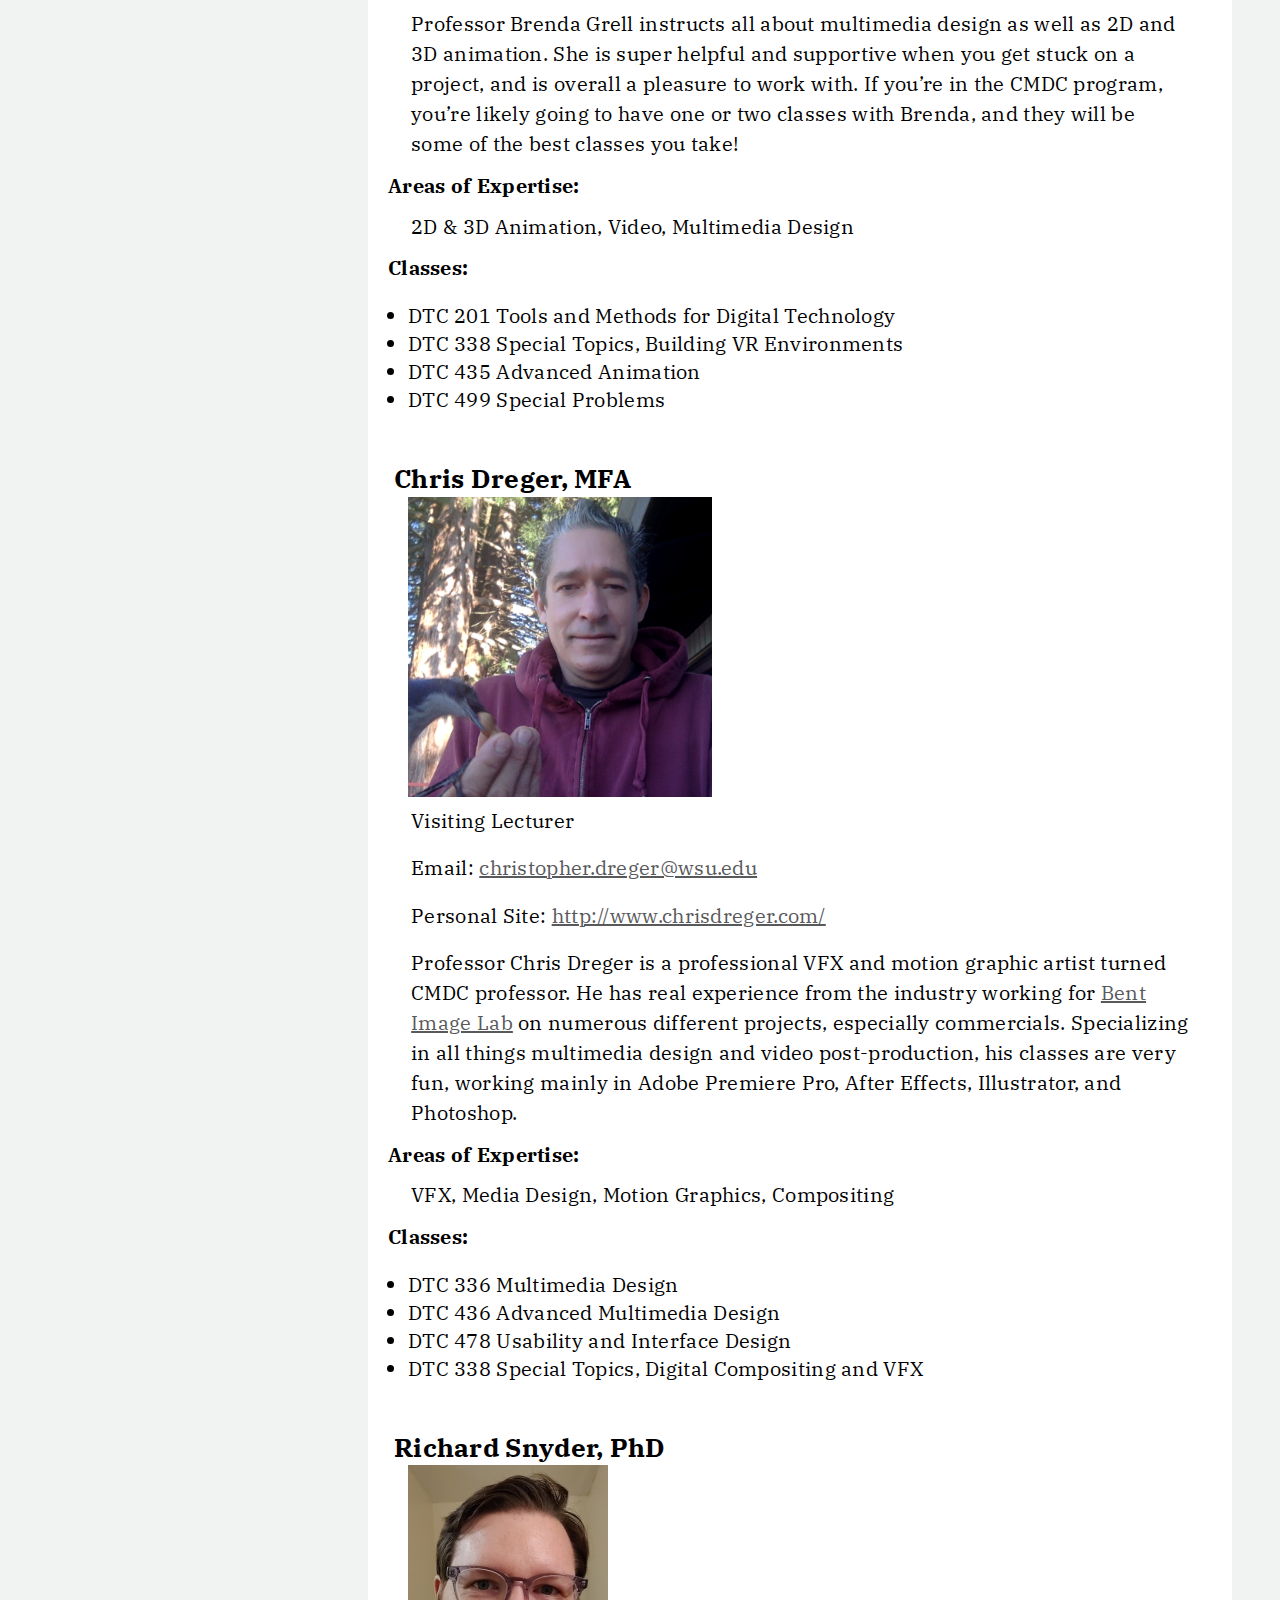
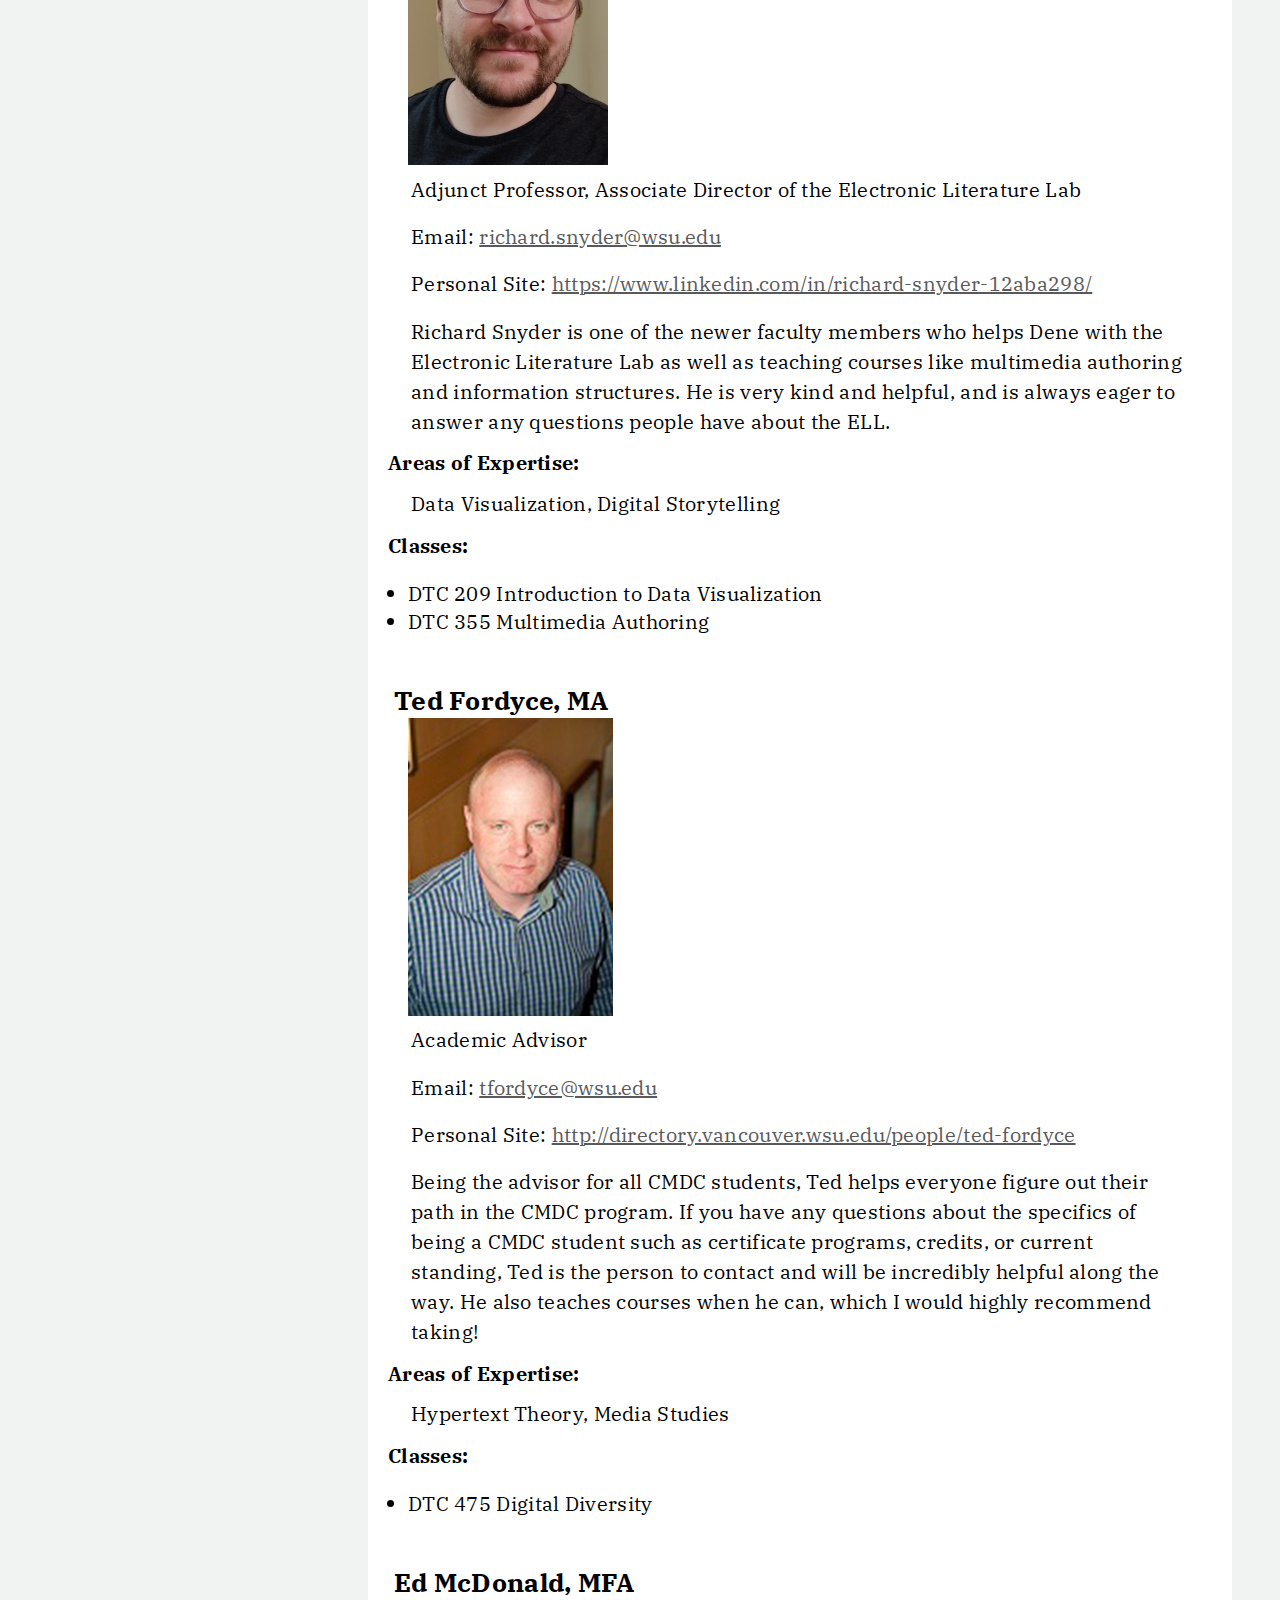
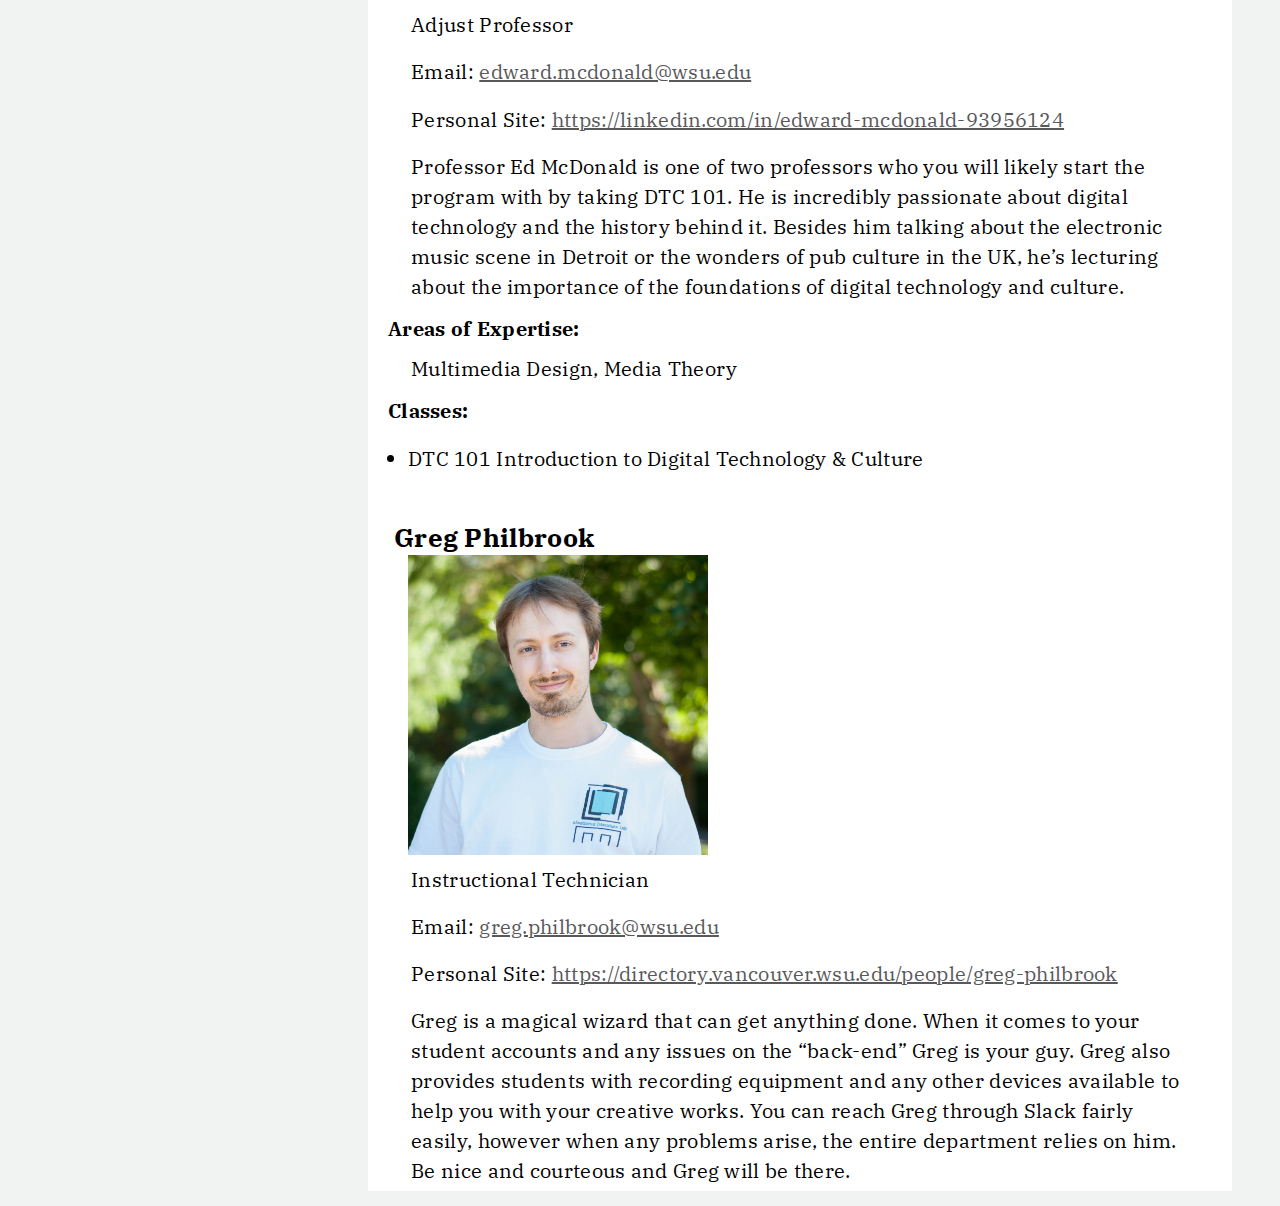
<file: faculty.html>
<!DOCTYPE html>
<html>

<head>

  <meta charset="utf-8">
  <title>CMDC Handbook| Faculty & Staff</title>

  <meta name="viewport" content="width=device-width, initial-scale=1">

  <!-- icons -->
  <link rel="apple-touch-icon" sizes="180x180" href="icons/apple-touch-icon.png">
  <link rel="icon" type="image/png" sizes="32x32" href="icons/favicon-32x32.png">
  <link rel="icon" type="image/png" sizes="16x16" href="icons/favicon-16x16.png">
  <link rel="manifest" href="icons/site.webmanifest">
  <link rel="mask-icon" href="icons/safari-pinned-tab.svg" color="#5bbad5">

  <!--Facebook metatags-->
  <meta property="og:title" content="">
  <meta property="og:description" content="">
  <meta property="og:image" content="url...">
  <meta property="og:url" content="url of page...">

  <!--Twitter metatags-->
  <meta name="twitter:title" content="">
  <meta name="twitter:description" content="">
  <meta name="twitter:image" content="">
  <meta name="twitter:card" content="summary_large_image">


  <!-- css styles -->
  <link type="text/css" rel="stylesheet" href="styles.css">

  <link href="https://fonts.googleapis.com/css?family=Open+Sans" rel="stylesheet">
  <link
    href="https://fonts.googleapis.com/css?family=IBM+Plex+Mono:400,400i%7CIBM+Plex+Sans+Condensed:400,400i%7CIBM+Plex+Sans:100,100i,400,400i,700,700i%7CIBM+Plex+Serif:400,400i&amp;display=swap"
    rel="stylesheet">
  <link href="https://fonts.googleapis.com/css?family=Fjalla+One&display=swap" rel="stylesheet">

</head>

<body>

  <header>

    <!----------------------------------------------------------------------------------------
  CHAPTER MENU 
   ---------------------------------------------------------------------------------------->
    <div id="burger">
      <span style="font-size:30px;cursor:pointer" onclick="openNav()">&#9776;</span>
    </div>

    <div id="mainSidenav" class="sidenav">
      <a href="javascript:void(0)" id="close-btn" class="closebtn" onclick="closeNav()">&times;</a>

      <h1 id="title3">The CMDC Handbook</span><span class="small">Your Guide to The Program</span></h1>
      <img class="logo" src="img/dtc-title-logo.png">
      <hr>

      <nav>
        <div id="menu">
          <button class="accordion" id="intr" onclick="window.location.href='index.html';">Introduction</button>


          <button class="accordion" id="prog">Program Information</button>
          <div class="panel" id="panel2" style="display: none;">
            <ul>
              <a href="program-info.html#prog">
                <li>Program Information</li>
              </a>
              <a href="program-info.html#toc_1">
                <li>Tools</li>
              </a>
              <a href="program-info.html#toc_9">
                <li>CMDC Speciality Road Maps</li>
              </a>
              <a href="program-info.html#toc_17">
                <li>Student Experiences</li>
              </a>
            </ul>
          </div>

          <button class="accordion" id="facu" onclick="window.location.href='faculty.html';">Faculty & Staff</button>

          <button class="accordion" id="supe">Superpowers</button>
          <div class="panel" id="panel2" style="display: none;">
            <ul>
              <a href="superpowers.html#supe">
                <li>What are Superpowers?</li>
              </a>
              <a href="superpowers.html#toc_0">
                <li>Web Development</li>
              </a>
              <a href="superpowers.html#toc_5">
                <li>Audio/Video</li>
              </a>
              <a href="superpowers.html#toc_8">
                <li>Multimedia Design</li>
              </a>
              <a href="superpowers.html#toc_11">
                <li>Social Media</li>
              </a>
              <a href="superpowers.html#toc_14">
                <li>Animation</li>
              </a>
              <a href="superpowers.html#toc_17">
                <li>Digital Publishing</li>
              </a>
              <a href="superpowers.html#toc_20">
                <li>UX/UI</li>
              </a>
              <a href="superpowers.html#toc_23">
                <li>Game Studies</li>
              </a>
              <a href="superpowers.html#toc_26">
                <li>Project Management</li>
              </a>
            </ul>
          </div>

          <button class="accordion" id="seni">Senior Seminar</button>
          <div class="panel" id="panel2" style="display: none;">
            <ul>
              <a href="senior-seminar.html#seni">
                <li>The Seminar</li>
              </a>
              <a href="senior-seminar.html#toc_0">
                <li>Structure</li>
              </a>
              <a href="senior-seminar.html#toc_8">
                <li>Teams</li>
              </a>
              <a href="senior-seminar.html#toc_13">
                <li>What team will you be on?</li>
              </a>
              <a href="senior-seminar.html#toc_14">
                <li>Past Projects</li>
              </a>
              <a href="senior-seminar.html#toc_15">
                <li>Resume and Portfolio</li>
              </a>
            </ul>
          </div>

          <button class="accordion" id="camp" onclick="window.location.href='campus-support.html';">Campus &
            Support</button>

          <button class="accordion" id="cred" onclick="window.location.href='credits.html';">Credits</button>

          <hr>

          <p>This publication was created in the Fall of 2022 by the students of DTC 338 - Digital Publishing.</p>
          <div class="logos">
            <img id="img27" src="img/cmdc-logo.jpg" alt="publisher logo">
          </div>


        </div>
      </nav><!-- end menu -->

    </div> <!-- mainSidenav-->

  </header>


  <body>

    <div id="main">

      <div id="facBG">
        <h1 id="title1">
          <span>Faculty & Staff</span>
        </h1>
      </div>

      <div class="wrapper">

        <div class="content">
          <h2 id="toc_0" class="faculty">Get to Know Us</h2>
          <p>Here is a listing of the faculty mentors in the program. These are the faculty who have experience in their
            respective Superpowers </p>
          <h3 id="toc_1">Dene Grigar, PhD</h3>
          <img id="img4" src="img/dene.jpg" alt="Portrait of Dene Grigar">
          <p>Director &amp; Professor</p>
          <p>Email: <a href="mailto:dgrigar@wsu.edu">dgrigar@wsu.edu</a></p>
          <p>Personal Site: <a href="http://www.nouspace.net/dene" target="_blank">http://www.nouspace.net/dene</a></p>
          <p>Dene (pronounced Dee-Nee) Grigar is the director of the CMDC in the Department of Digital Technology &
            Culture. She is incredibly passionate about preserving digital literature and devices, specifically through
            her work on the <a href="https://dtc-wsuv.org/wp/ell">Electronic Literature Lab</a>. Towards the end of your
            time at WSUV, you will meet with Dene about the Senior Seminar capstone course. It may seem daunting when
            you get there, but Dene is super supportive and excited for you to be a part of something great!</p>
          <h4 id="toc_2">Areas of Expertise:</h4>
          <p>Digital Curation &amp; Preservation, Multimedia Design, Project Management</p>
          <h4 id="toc_3">Classes:</h4>
          <ul>
            <li>DTC 392 Video Games Theories and History</li>
            <li>DTC 497 Senior Seminar</li>
            <li>DTC 338 Special Topics, Hypertext Systems &amp; Hypernarrative</li>
          </ul>
          <h3 id="toc_4">John Barber, PhD</h3>
          <img id="img5" src="img/barber.jpg" alt="Portrait of John Barber">
          <p>Professor, Career Track</p>
          <p>Email: <a href="mailto:jfbarber@wsu.edu">jfbarber@wsu.edu</a></p>
          <p>Personal Site: <a href="http://www.nouspace.net/john" target="_blank">http://www.nouspace.net/john</a></p>
          <p>Dr. John Barber specializes in usability, accessibility, and how we use technology as tools to solve real
            world problems. Dr. Barber is not only a professor within the program, he is a student mentor and an artist.
            Dr. Barber is working on some on-going research projects regarding sound based mediums. Check out
            <em>Reimagined Radio</em> at <a
              href="http://www.reimaginedradio.net/index.html">http://www.reimaginedradio.net/index.html</a>.</p>
          <h4 id="toc_5">Areas of Expertise:</h4>
          <p>Radio Art, Usability Studies, Digital Storytelling</p>
          <h4 id="toc_6">Classes:</h4>
          <ul>
            <li>DTC 356 Information Structures</li>
            <li>DTC 375 Language, Texts and Technology</li>
            <li>DTC 499 Special Problems</li>
            <li>DTC 338 Special Topics, Sound-Based Storytelling</li>
          </ul>
          <h3 id="toc_7">Will Luers, MFA</h3>
          <img id="img6" src="img/will_luers.png" alt="Portrait of Will Luers">
          <p>Assoc. Prof., Career Track</p>
          <p>Email: <a href="mailto:wluers@wsu.edu">wluers@wsu.edu</a></p>
          <p>Personal Site: <a href="http://will-luers.com/" target="_blank">http://will-luers.com/</a></p>
          <p>Will Luers was hand-selected by Dene Grigar for “Narrative Walks,” a class taught using google maps images
            and was hired on part-time. Over time, Dr. Grigar pushed Will to come into the CMDC program full-time. Prof.
            Luers will be your guide through specialized projects that include video production, narratives, website
            building, and digital publishing. These projects are the key to your portfolio.</p>
          <h4 id="toc_8">Areas of Expertise:</h4>
          <p>Digital Publishing, Web &amp; Mobile Design, Video, Digital Storytelling</p>
          <h4 id="toc_9">Classes:</h4>
          <ul>
            <li>DTC 208 Introduction to Digital Cinema</li>
            <li>DTC 354 Digital Storytelling</li>
            <li>DTC 355 Multimedia Authoring</li>
            <li>DTC 477 Advanced Multimedia Authoring</li>
            <li>DTC 491 Advanced Digital Cinema</li>
            <li>DTC 338 Special Topics: Digital Publishing</li>
          </ul>
          <h3 id="toc_8">Michael Rabby, PhD</h3>
          <img id="img7" src="img/michael-rabby.jpg" alt="Portrait of Michael Rabby">
          <p>Assoc. Prof., Career Track</p>
          <p>Email: <a href="mailto:michael.rabby@wsu.edu">michael.rabby@wsu.edu</a></p>
          <p>Personal Site: <a href="https://twitter.com/michaelrabby"
              target="_blank">https://twitter.com/michaelrabby</a></p>
          <p>Professor Rabby is the head of the Social Media Certificate program, and teaches most of the courses
            involved with it. Being incredibly involved in the social media marketing space in the Portland/Vancouver
            area, his lectures translate to the field very well. If he isn’t talking about the Houston Astros, reality
            TV, or shopping malls, he’s teaching you about how to be a social media expert.</p>
          <h4 id="toc_9">Areas of Expertise:</h4>
          <p>Social Media, Media Communication, Quantitative Research</p>
          <h4 id="toc_10">Classes:</h4>
          <ul>
            <li>DTC 101 Introduction to Digital Technology &amp; Culture</li>
            <li>DTC 330 Social Media Case Studies</li>
            <li>DTC 331 Social Media Practices</li>
            <li>DTC 475 Digital Diversity</li>
          </ul>
          <h3 id="toc_11">Brenda Grell, MFA</h3>
          <img id="img8" src="img/brenda_grell.jpg" alt="Portrait of Brenda Grell">
          <p>Assoc. Prof., Career Track</p>
          <p>Email: <a href="mailto:brenda.grell@wsu.edu">brenda.grell@wsu.edu</a></p>
          <p>Personal Site: <a href="http://brendajeangrell.com/" target="_blank">http://brendajeangrell.com/</a></p>
          <p>Professor Brenda Grell instructs all about multimedia design as well as 2D and 3D animation. She is super
            helpful and supportive when you get stuck on a project, and is overall a pleasure to work with. If you’re in
            the CMDC program, you’re likely going to have one or two classes with Brenda, and they will be some of the
            best classes you take!</p>
          <h4 id="toc_12"><code></code>Areas of Expertise:</h4>
          <p>2D &amp; 3D Animation, Video, Multimedia Design</p>
          <h4 id="toc_13">Classes:</h4>
          <ul>
            <li>DTC 201 Tools and Methods for Digital Technology</li>
            <li>DTC 338 Special Topics, Building VR Environments</li>
            <li>DTC 435 Advanced Animation</li>
            <li>DTC 499 Special Problems</li>
          </ul>
          <h3 id="toc_14">Chris Dreger, MFA</h3>
          <img id="img9" src="img/chris.png" alt="Portrait of Chris Dreger">
          <p>Visiting Lecturer</p>
          <p>Email: <a href="mailto:christopher.dreger@wsu.edu">christopher.dreger@wsu.edu</a></p>
          <p>Personal Site: <a href="http://www.chrisdreger.com/" target="_blank">http://www.chrisdreger.com/</a></p>
          <p>Professor Chris Dreger is a professional VFX and motion graphic artist turned CMDC professor. He has real
            experience from the industry working for <a href="https://bentimagelab.com/">Bent Image Lab</a> on numerous
            different projects, especially commercials. Specializing in all things multimedia design and video
            post-production, his classes are very fun, working mainly in Adobe Premiere Pro, After Effects, Illustrator,
            and Photoshop.</p>
          <h4 id="toc_15"><code></code>Areas of Expertise:</h4>
          <p>VFX, Media Design, Motion Graphics, Compositing</p>
          <h4 id="toc_16">Classes:</h4>
          <ul>
            <li>DTC 336 Multimedia Design</li>
            <li>DTC 436 Advanced Multimedia Design</li>
            <li>DTC 478 Usability and Interface Design</li>
            <li>DTC 338 Special Topics, Digital Compositing and VFX</li>
          </ul>
          <h3 id="toc_17">Richard Snyder, PhD</h3>
          <img id="img10" src="img/richard_snyder.jpeg" alt="Portrait of Richard Snyder">
          <p>Adjunct Professor, Associate Director of the Electronic Literature Lab</p>
          <p>Email: <a href="mailto:richard.snyder@wsu.edu">richard.snyder@wsu.edu</a></p>
          <p>Personal Site: <a href="https://www.linkedin.com/in/richard-snyder-12aba298/"
              target="_blank">https://www.linkedin.com/in/richard-snyder-12aba298/</a></p>
          <p>Richard Snyder is one of the newer faculty members who helps Dene with the Electronic Literature Lab as
            well as teaching courses like multimedia authoring and information structures. He is very kind and helpful,
            and is always eager to answer any questions people have about the ELL.</p>
          <h4 id="toc_18"><code></code>Areas of Expertise:</h4>
          <p>Data Visualization, Digital Storytelling</p>
          <h4 id="toc_19">Classes:</h4>
          <ul>
            <li>DTC 209 Introduction to Data Visualization</li>
            <li>DTC 355 Multimedia Authoring</li>
          </ul>
          <h3 id="toc_20">Ted Fordyce, MA</h3>
          <img id="img11" src="img/ted-fordyce.jpg" alt="Portrait of Ted Fordyce">
          <p>Academic Advisor</p>
          <p>Email: <a href="mailto:tfordyce@wsu.edu">tfordyce@wsu.edu</a></p>
          <p>Personal Site: <a href="http://directory.vancouver.wsu.edu/people/ted-fordyce"
              target="_blank">http://directory.vancouver.wsu.edu/people/ted-fordyce</a></p>
          <p>Being the advisor for all CMDC students, Ted helps everyone figure out their path in the CMDC program. If you
            have any questions about the specifics of being a CMDC student such as certificate programs, credits, or
            current standing, Ted is the person to contact and will be incredibly helpful along the way. He also teaches
            courses when he can, which I would highly recommend taking!</p>
          <h4 id="toc_21"><code></code>Areas of Expertise:</h4>
          <p>Hypertext Theory, Media Studies</p>
          <h4 id="toc_22">Classes:</h4>
          <ul>
            <li>DTC 475 Digital Diversity</li>
          </ul>
          <h3 id="toc_23">Ed McDonald, MFA</h3>
          <p>Adjust Professor</p>
          <p>Email: <a href="mailto:edward.mcdonald@wsu.edu">edward.mcdonald@wsu.edu</a></p>
          <p>Personal Site: <a href="https://linkedin.com/in/edward-mcdonald-93956124"
              target="_blank">https://linkedin.com/in/edward-mcdonald-93956124</a></p>
          <p>Professor Ed McDonald is one of two professors who you will likely start the program with by taking DTC
            101. He is incredibly passionate about digital technology and the history behind it. Besides him talking
            about the electronic music scene in Detroit or the wonders of pub culture in the UK, he’s lecturing about
            the importance of the foundations of digital technology and culture.</p>
          <h4 id="toc_24"><code></code>Areas of Expertise:</h4>
          <p>Multimedia Design, Media Theory</p>
          <h4 id="toc_25">Classes:</h4>
          <ul>
            <li>DTC 101 Introduction to Digital Technology &amp; Culture</li>
          </ul>
          <h3 id="toc_26">Greg Philbrook</h3>
          <img id="img13" src="img/greg.jpg" alt="Portrait of Greg Philbrook">
          <p>Instructional Technician</p>
          <p>Email: <a href="mailto:greg.philbrook@wsu.edu">greg.philbrook@wsu.edu</a></p>
          <p>Personal Site: <a href="https://directory.vancouver.wsu.edu/people/greg-philbrook"
              target="_blank">https://directory.vancouver.wsu.edu/people/greg-philbrook</a></p>
          <p>Greg is a magical wizard that can get anything done. When it comes to your student accounts and any issues
            on the “back-end” Greg is your guy. Greg also provides students with recording equipment and any other
            devices available to help you with your creative works. You can reach Greg through Slack fairly easily,
            however when any problems arise, the entire department relies on him. Be nice and courteous and Greg will be
            there.</p>
        </div>


        <script type="text/javascript" src="script.js"></script>

        <script src="https://ajax.googleapis.com/ajax/libs/jquery/3.3.1/jquery.min.js"></script>

        <script>
          //this runs the function to switch display of side menu depending on device width
          toggleNav(x);
        </script>

      </div> <!-- closes wrapper -->
    </div> <!-- closes main -->


  </body>

</html>
</file>
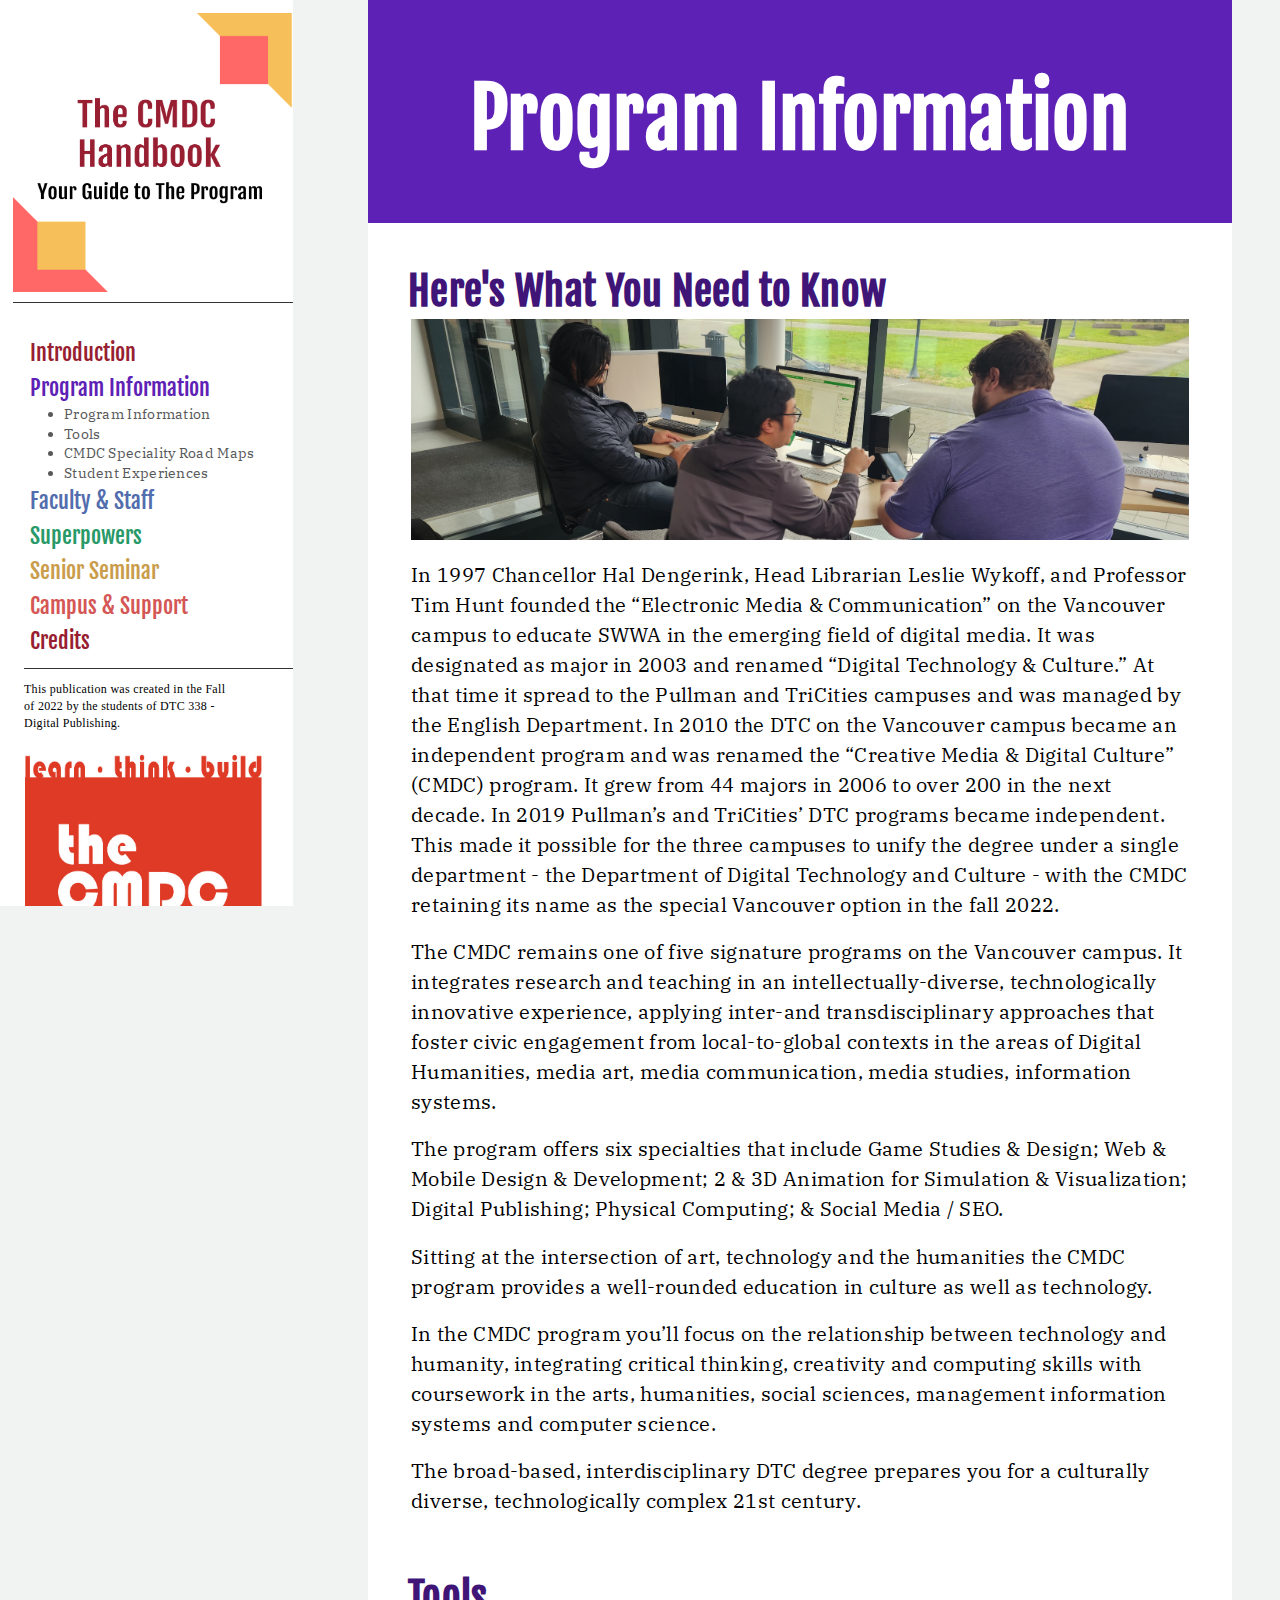
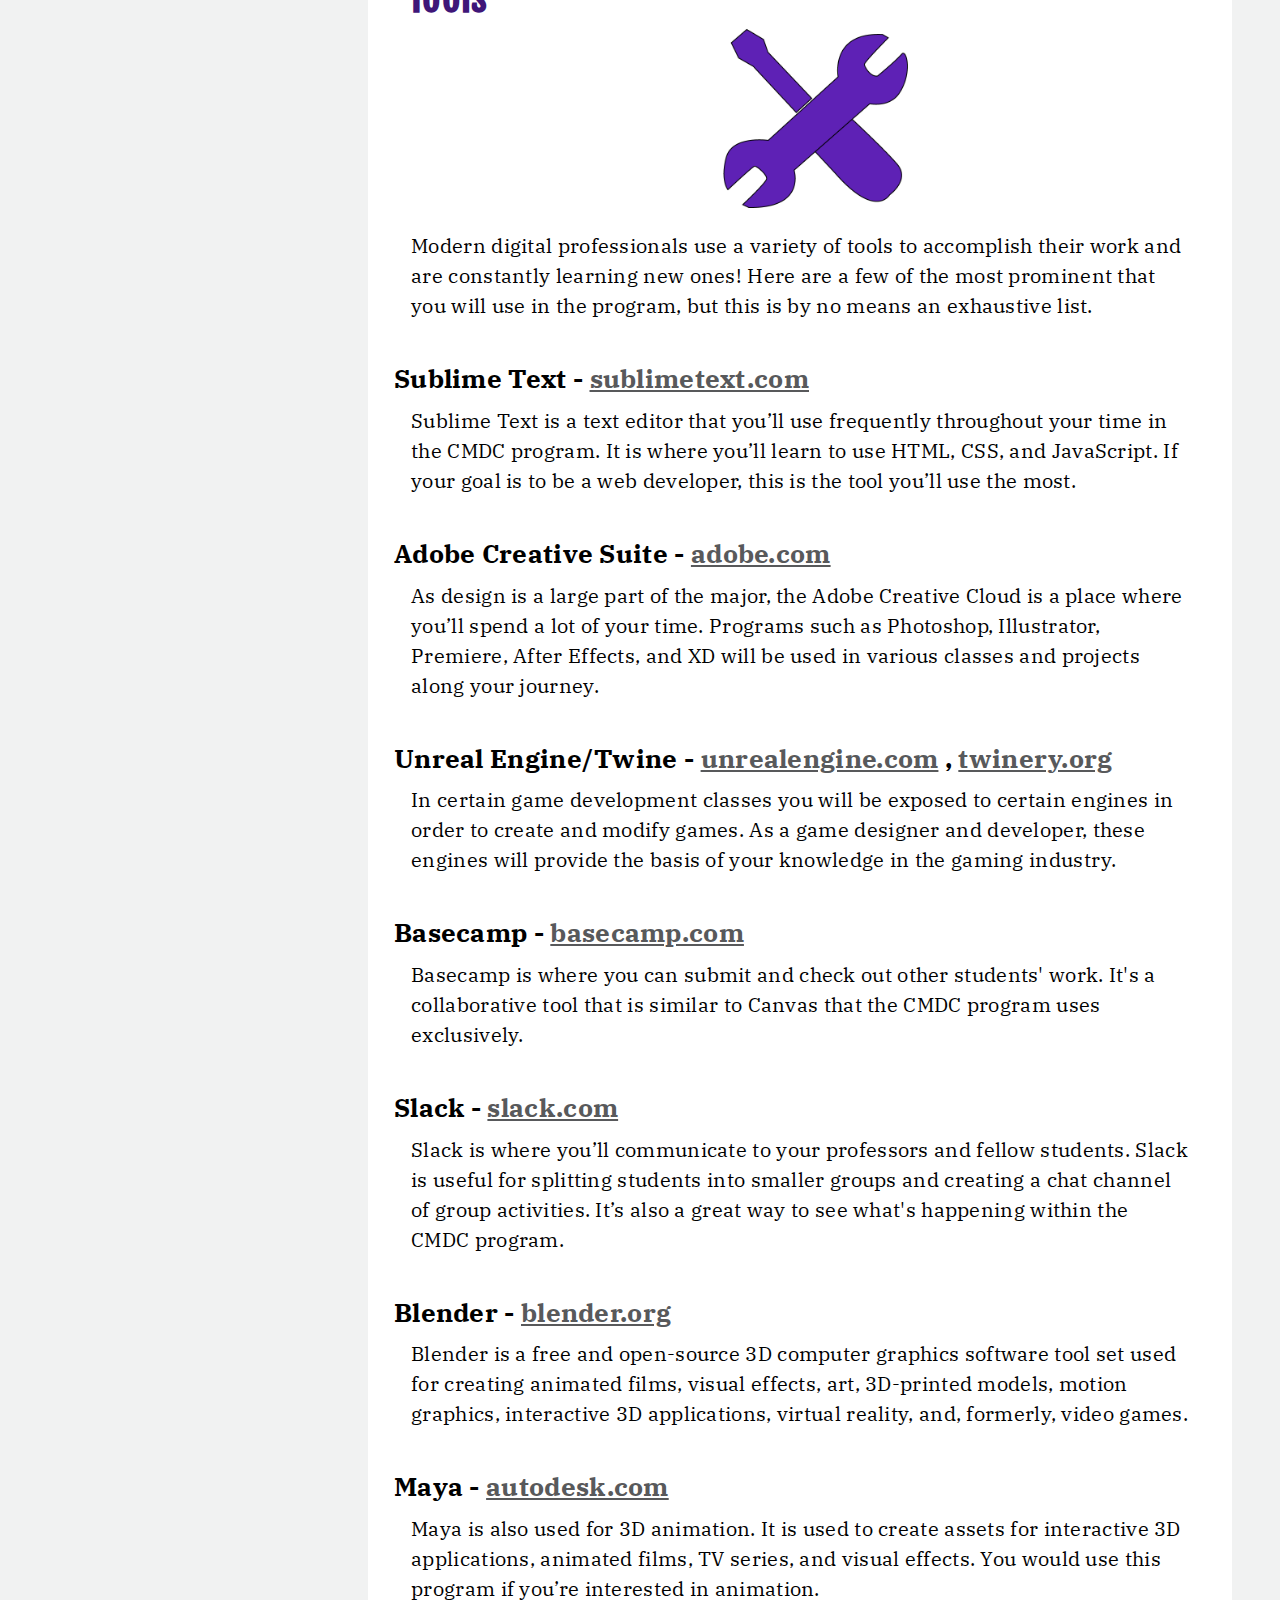
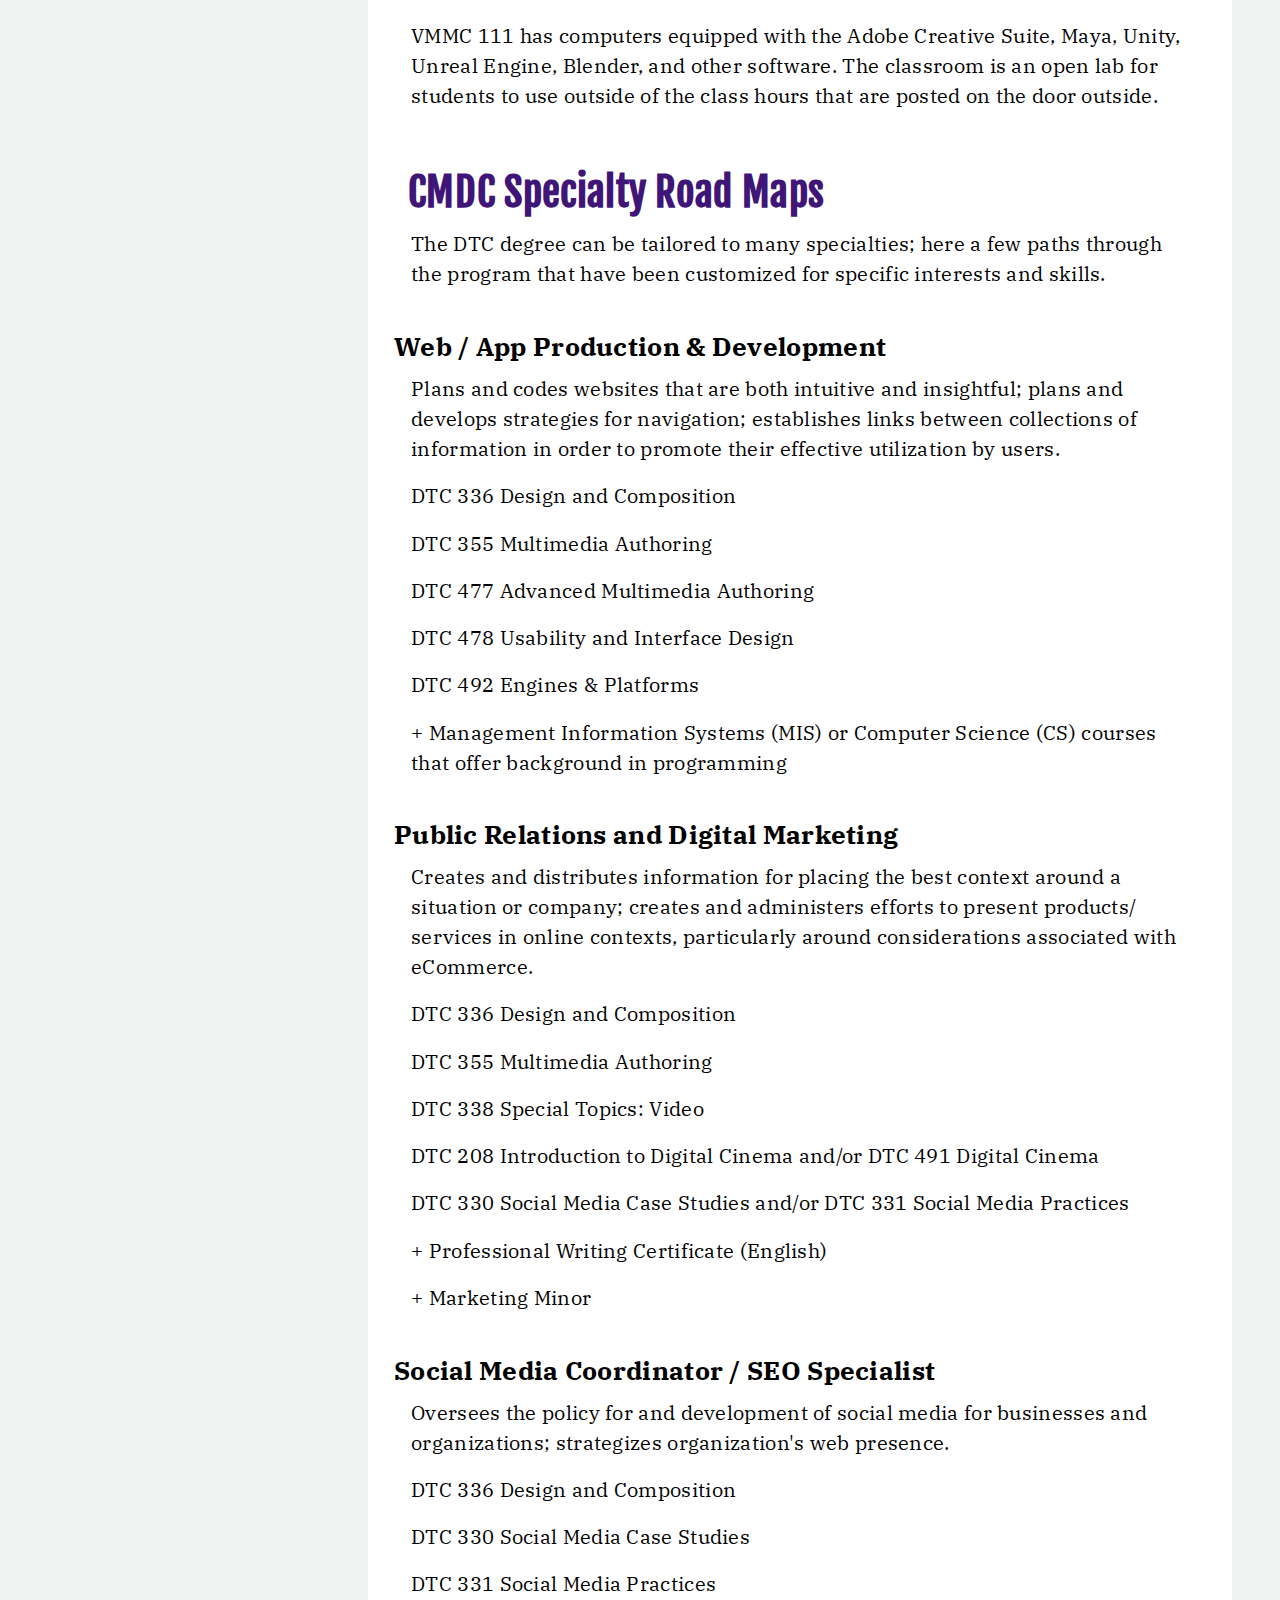
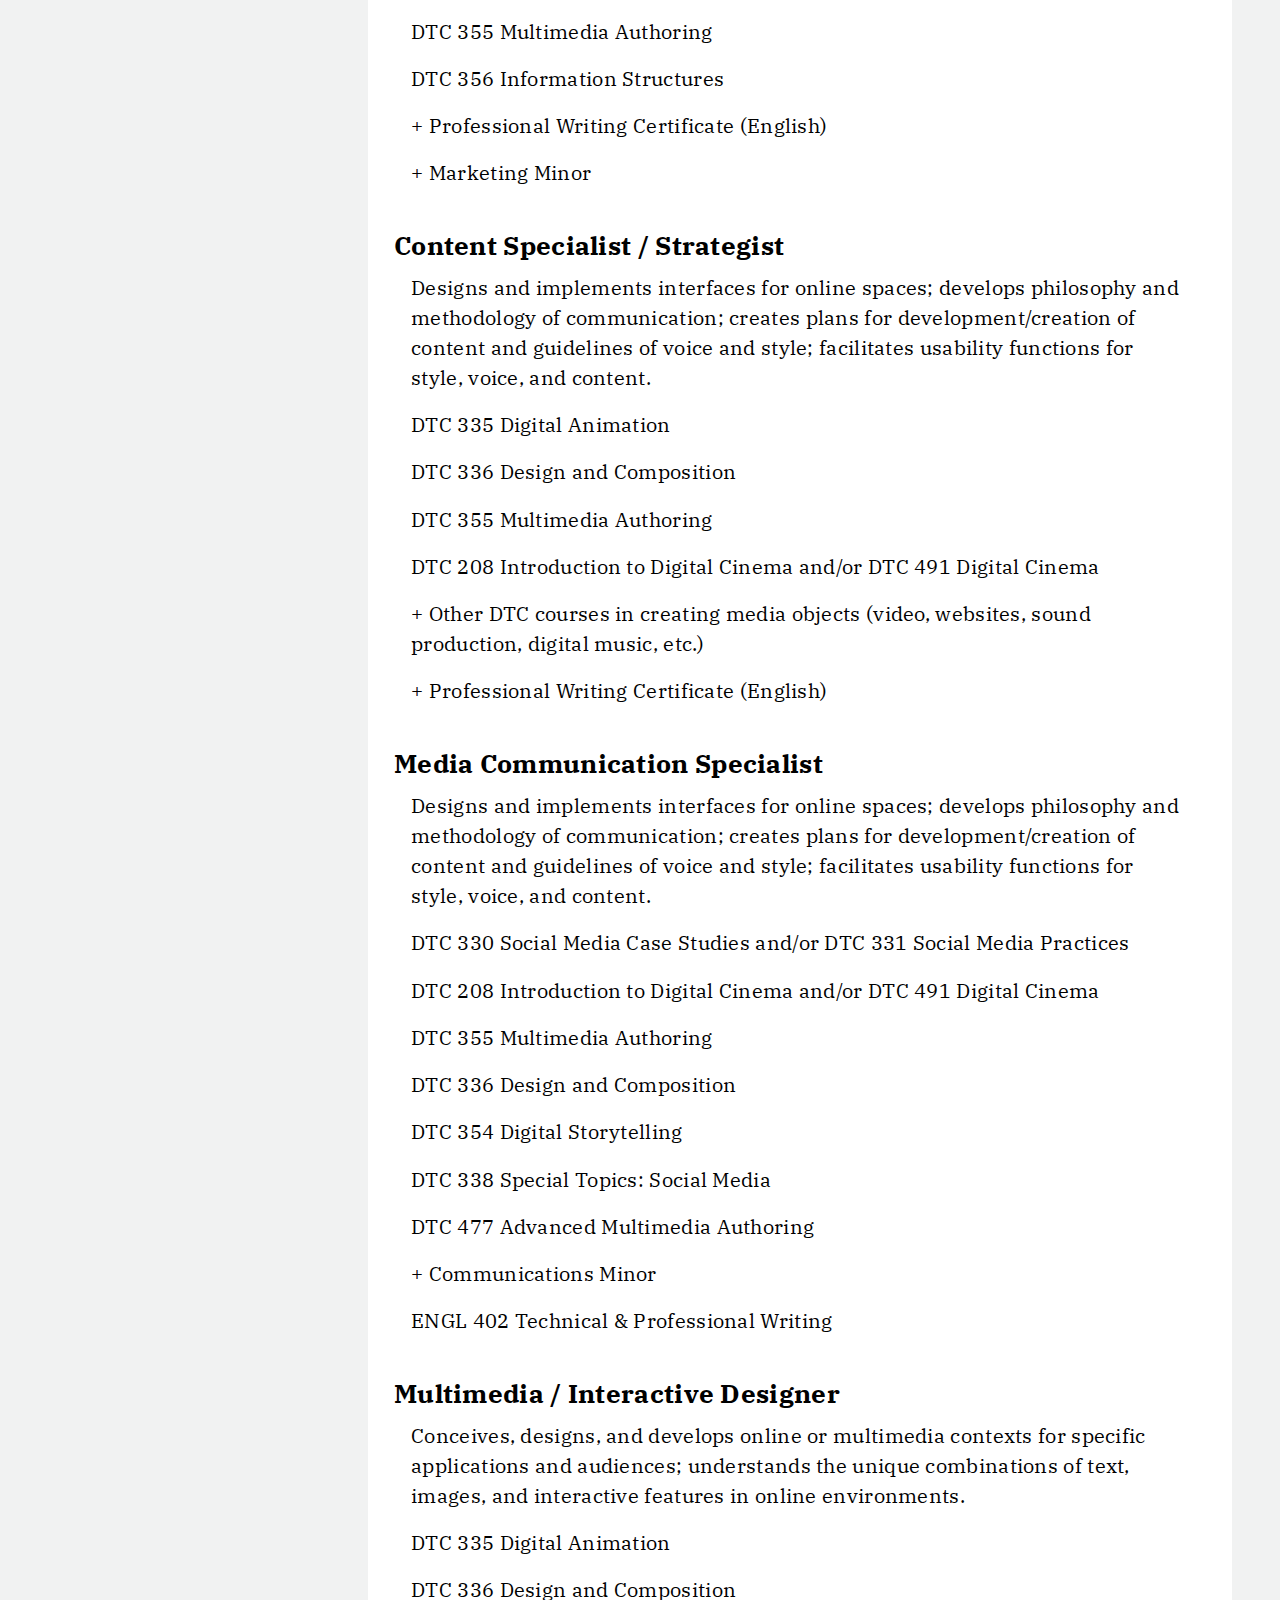
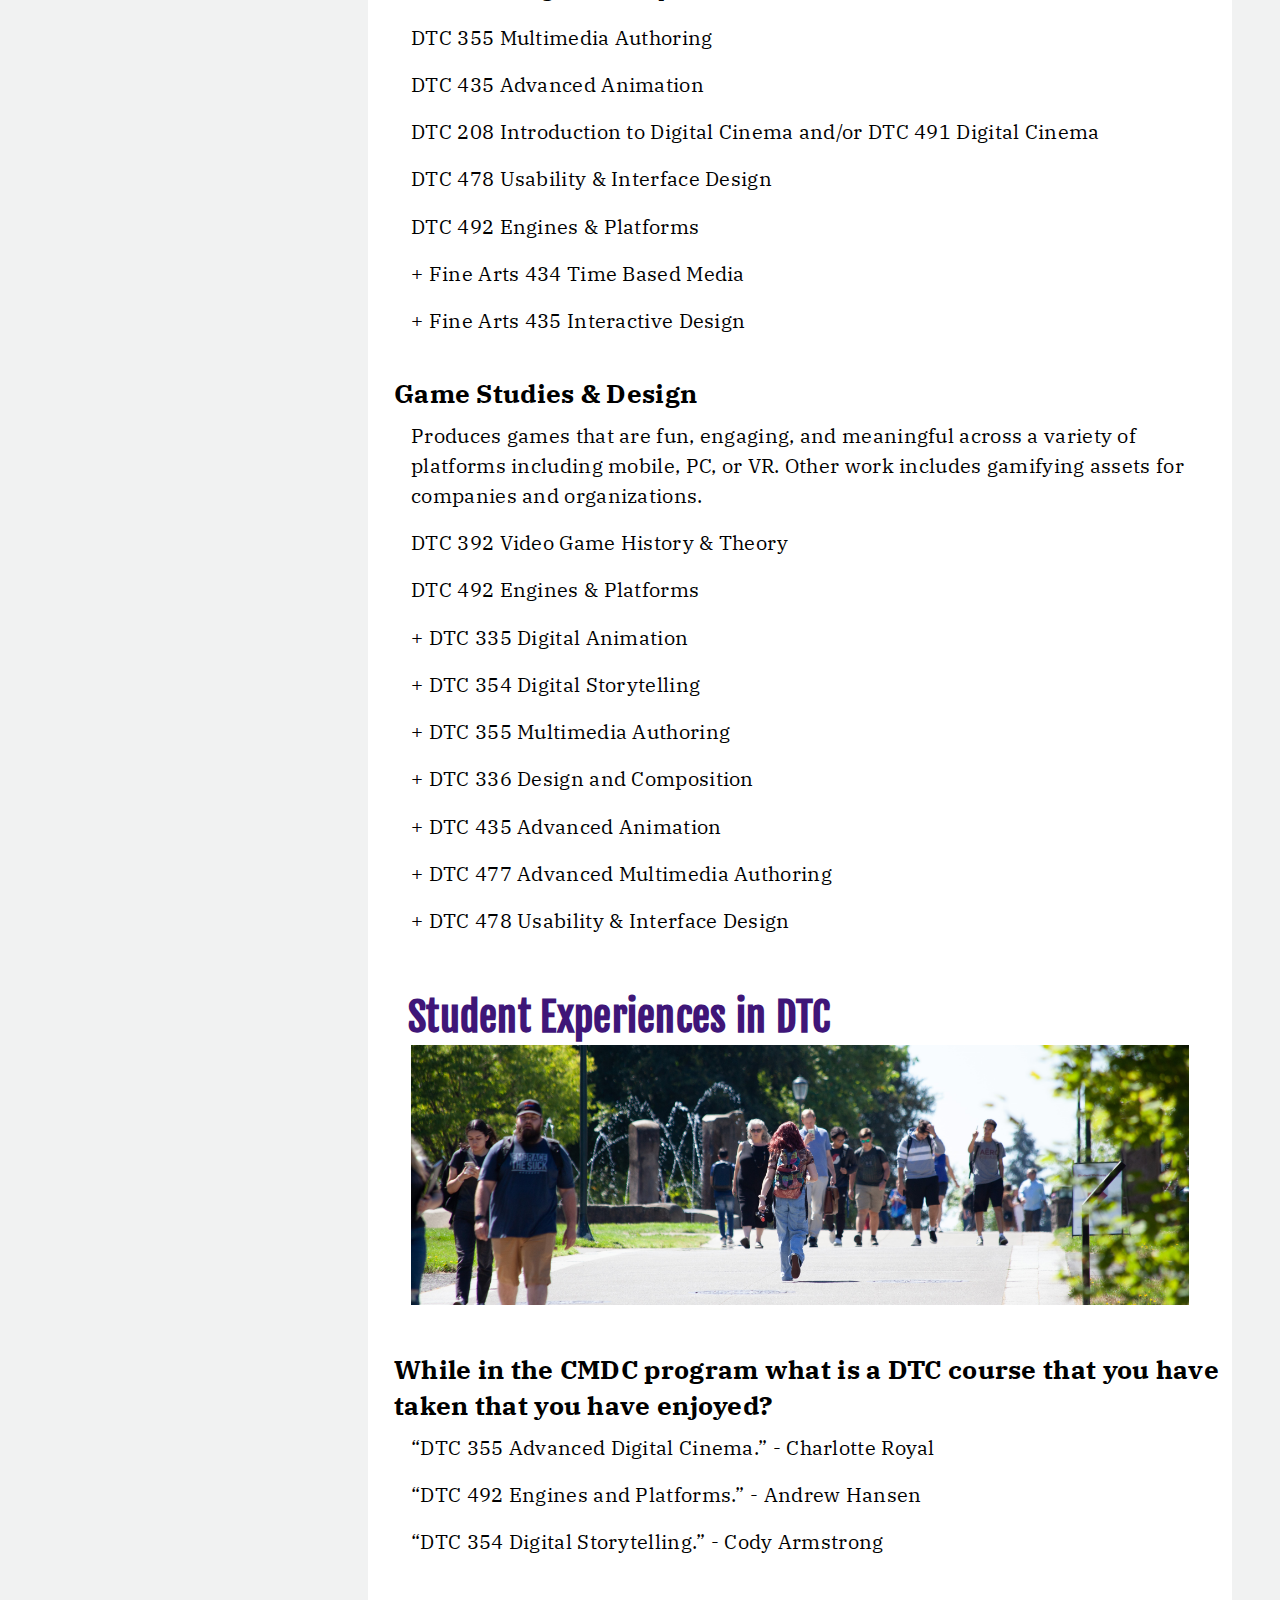
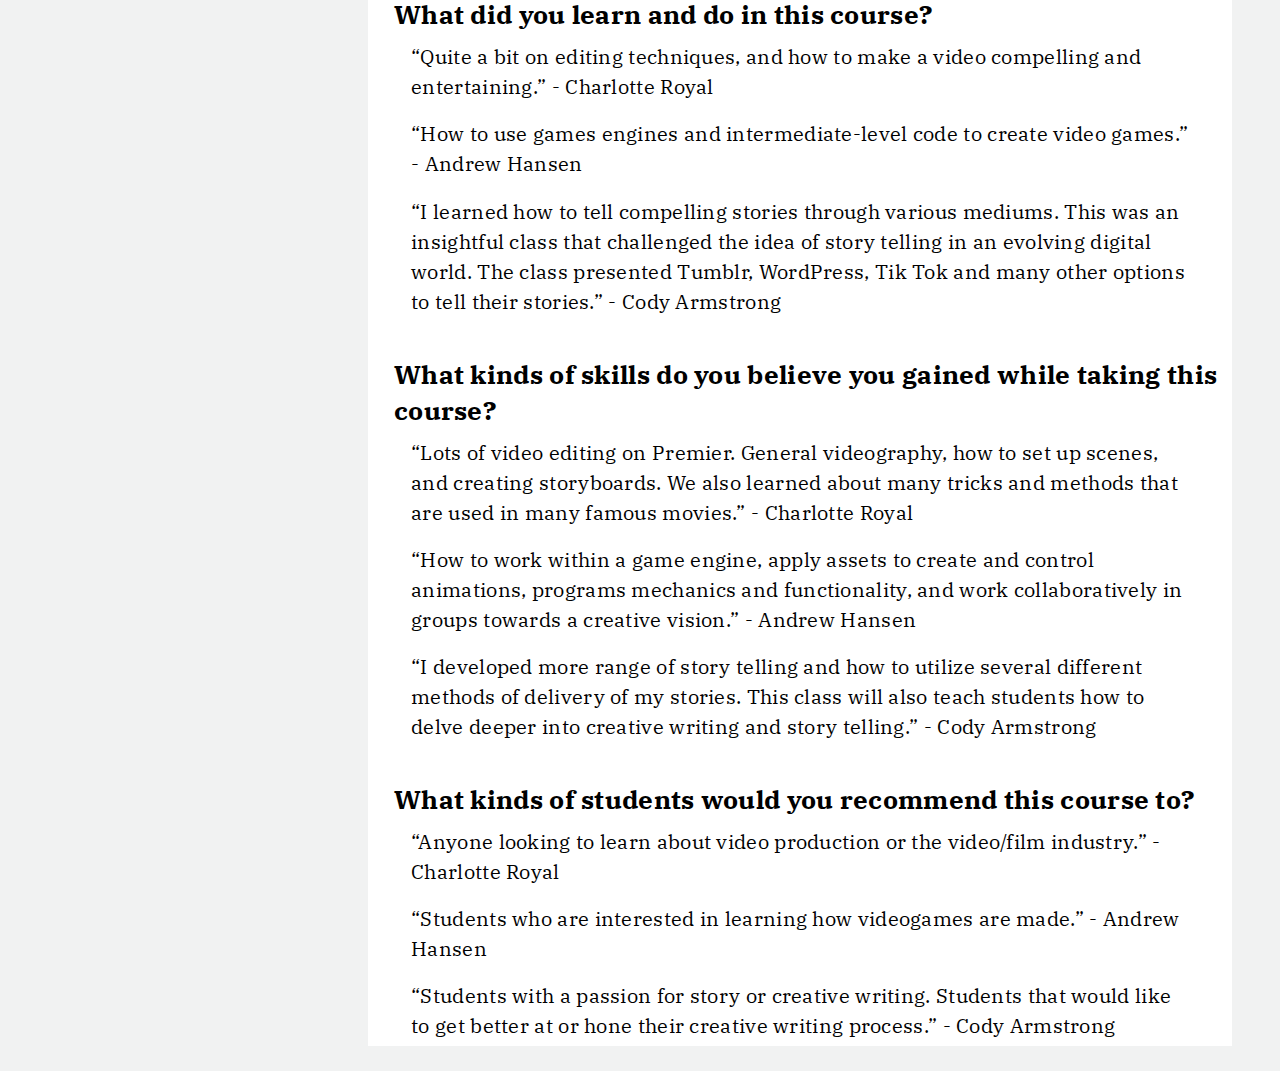
<file: program-info.html>
<!DOCTYPE html>
<html>

<head>

  <meta charset="utf-8">
  <title>CMDC Handbook| Program Information</title>

  <meta name="viewport" content="width=device-width, initial-scale=1">

  <!-- icons -->
  <link rel="apple-touch-icon" sizes="180x180" href="icons/apple-touch-icon.png">
  <link rel="icon" type="image/png" sizes="32x32" href="icons/favicon-32x32.png">
  <link rel="icon" type="image/png" sizes="16x16" href="icons/favicon-16x16.png">
  <link rel="manifest" href="icons/site.webmanifest">
  <link rel="mask-icon" href="icons/safari-pinned-tab.svg" color="#5bbad5">

  <!--Facebook metatags-->
  <meta property="og:title" content="">
  <meta property="og:description" content="">
  <meta property="og:image" content="url...">
  <meta property="og:url" content="url of page...">

  <!--Twitter metatags-->
  <meta name="twitter:title" content="">
  <meta name="twitter:description" content="">
  <meta name="twitter:image" content="">
  <meta name="twitter:card" content="summary_large_image">


  <!-- css styles -->
  <link type="text/css" rel="stylesheet" href="styles.css">

  <link href="https://fonts.googleapis.com/css?family=Open+Sans" rel="stylesheet">
  <link
    href="https://fonts.googleapis.com/css?family=IBM+Plex+Mono:400,400i%7CIBM+Plex+Sans+Condensed:400,400i%7CIBM+Plex+Sans:100,100i,400,400i,700,700i%7CIBM+Plex+Serif:400,400i&amp;display=swap"
    rel="stylesheet">
  <link href="https://fonts.googleapis.com/css?family=Fjalla+One&display=swap" rel="stylesheet">

</head>

<body>

  <header>

    <!----------------------------------------------------------------------------------------
  CHAPTER MENU 
   ---------------------------------------------------------------------------------------->
    <div id="burger">
      <span style="font-size:30px;cursor:pointer" onclick="openNav()">&#9776;</span>
    </div>

    <div id="mainSidenav" class="sidenav">
      <a href="javascript:void(0)" id="close-btn" class="closebtn" onclick="closeNav()">&times;</a>

      <h1 id="title3">The CMDC Handbook</span><span class="small">Your Guide to The Program</span></h1>
      <img class="logo" src="img/dtc-title-logo.png">
      <hr>

      <nav>
        <div id="menu">
          <button class="accordion" id="intr" onclick="window.location.href='index.html';">Introduction</button>


          <button class="accordion" id="prog">Program Information</button>
          <div class="panel" id="panel2">
            <ul>
              <a href="program-info.html#prog">
                <li>Program Information</li>
              </a>
              <a href="program-info.html#toc_1">
                <li>Tools</li>
              </a>
              <a href="program-info.html#toc_9">
                <li>CMDC Speciality Road Maps</li>
              </a>
              <a href="program-info.html#toc_17">
                <li>Student Experiences</li>
              </a>
            </ul>
          </div>

          <button class="accordion" id="facu" onclick="window.location.href='faculty.html';">Faculty & Staff</button>

          <button class="accordion" id="supe">Superpowers</button>
          <div class="panel" id="panel2" style="display: none;">
            <ul>
              <a href="superpowers.html#toc_0">
                <li>What are Superpowers</li>
              </a>
              <a href="superpowers.html#toc_0">
                <li>Web Development</li>
              </a>
              <a href="superpowers.html#toc_5">
                <li>Audio/Video</li>
              </a>
              <a href="superpowers.html#toc_8">
                <li>Multimedia Design</li>
              </a>
              <a href="superpowers.html#toc_11">
                <li>Social Media</li>
              </a>
              <a href="superpowers.html#toc_14">
                <li>Animation</li>
              </a>
              <a href="superpowers.html#toc_17">
                <li>Digital Publishing</li>
              </a>
              <a href="superpowers.html#toc_20">
                <li>UX/UI</li>
              </a>
              <a href="superpowers.html#toc_23">
                <li>Game Studies</li>
              </a>
              <a href="superpowers.html#toc_26">
                <li>Project Management</li>
              </a>
            </ul>
          </div>

          <button class="accordion" id="seni">Senior Seminar</button>
          <div class="panel" id="panel2" style="display: none;">
            <ul>
              <a href="senior-seminar.html#seni">
                <li>The Seminar</li>
              </a>
              <a href="senior-seminar.html#toc_0">
                <li>Structure</li>
              </a>
              <a href="senior-seminar.html#toc_8">
                <li>Teams</li>
              </a>
              <a href="senior-seminar.html#toc_13">
                <li>What team will you be on?</li>
              </a>
              <a href="senior-seminar.html#toc_14">
                <li>Past Projects</li>
              </a>
              <a href="senior-seminar.html#toc_15">
                <li>Resume and Portfolio</li>
              </a>
            </ul>
          </div>

          <button class="accordion" id="camp" onclick="window.location.href='campus-support.html';">Campus &
            Support</button>

          <button class="accordion" id="cred" onclick="window.location.href='credits.html';">Credits</button>



          <hr>

          <p>This publication was created in the Fall of 2022 by the students of DTC 338 - Digital Publishing.</p>
          <div class="logos">
            <img id="img27" src="img/cmdc-logo.jpg" alt="publisher logo">
          </div>


        </div>
      </nav><!-- end menu -->

    </div> <!-- mainSidenav-->

  </header>


  <body>

    <div id="main">

      <div id="progBG">
        <h1 id="title1">
          <span>Program Information</span>
        </h1>
      </div>

      <div class="wrapper">

        <div class="content">
          <h2 id="toc_0" class="program-info">Here's What You Need to Know</h2>
          <img id="img1" src="img/students-in-lab_cropped.jpg" alt="Students working together in computer lab">
          <p>In 1997 Chancellor Hal Dengerink, Head Librarian Leslie Wykoff, and Professor Tim Hunt founded the “Electronic Media & Communication” on the Vancouver campus to educate SWWA in the emerging field of digital media. It was designated as major in 2003 and renamed “Digital Technology & Culture.” At that time it spread to the Pullman and TriCities campuses and was managed by the English Department. In 2010 the DTC on the Vancouver campus became an independent program and was renamed the “Creative Media & Digital Culture” (CMDC) program. It grew from 44 majors in 2006 to over 200 in the next decade. In 2019 Pullman’s and TriCities’ DTC programs became independent. This made it possible for the three campuses to unify the degree under a single department - the Department of Digital Technology and Culture - with the CMDC retaining its name as the special Vancouver option in the fall 2022.</p>

            <p>The CMDC remains one of five signature programs on the Vancouver campus. It integrates research and teaching in an
            intellectually-diverse, technologically innovative experience, applying inter-and transdisciplinary
            approaches that foster civic engagement from local-to-global contexts in the areas of Digital Humanities,
            media art, media communication, media studies, information systems.</p>
          <p>The program offers six specialties that include Game Studies &amp; Design; Web &amp; Mobile Design &amp;
            Development; 2 &amp; 3D Animation for Simulation &amp; Visualization; Digital Publishing; Physical
            Computing; &amp; Social Media / SEO.</p>
          <p>Sitting at the intersection of art, technology and the humanities the CMDC program provides a well-rounded
            education in culture as well as technology.</p>
          <p>In the CMDC program you’ll focus on the relationship between technology and humanity, integrating critical
            thinking, creativity and computing skills with coursework in the arts, humanities, social sciences,
            management information systems and computer science. </p>
          <p>The broad-based, interdisciplinary DTC degree prepares you for a culturally diverse, technologically
            complex 21st century.</p>
          <h2 id="toc_1" class="program-info">Tools</h2>
          <img id="tools" src="img/Tools_cropped.png">
          <p>Modern digital professionals use a variety of tools to accomplish their work and are constantly learning
            new ones! Here are a few of the most prominent that you will use in the program, but this is by no means an
            exhaustive list. </p>
          <h3 id="toc_2">Sublime Text - <a href="https://www.sublimetext.com/">sublimetext.com</a></h3>
          <p>Sublime Text is a text editor that you’ll use frequently throughout your time in the CMDC program. It is
            where you’ll learn to use HTML, CSS, and JavaScript. If your goal is to be a web developer, this is the tool
            you’ll use the most.</p>
          <h3 id="toc_3">Adobe Creative Suite - <a href="https://www.adobe.com/creativecloud.html">adobe.com</h3></a>
          <p>As design is a large part of the major, the Adobe Creative Cloud is a place where you’ll spend a lot of
            your time. Programs such as Photoshop, Illustrator, Premiere, After Effects, and XD will be used in various
            classes and projects along your journey. </p>
          <h3 id="toc_4">Unreal Engine/Twine - <a href="https://www.unrealengine.com/en-US">unrealengine.com</a> , <a
              href="https://twinery.org/">twinery.org</a></h3>
          <p>In certain game development classes you will be exposed to certain engines in order to create and modify
            games. As a game designer and developer, these engines will provide the basis of your knowledge in the
            gaming industry. </p>
          <h3 id="toc_5">Basecamp - <a href="https://basecamp.com/">basecamp.com</a></h3>
          <p>Basecamp is where you can submit and check out other students&#39; work. It&#39;s a collaborative tool that
            is similar to Canvas that the CMDC program uses exclusively. </p>
          <h3 id="toc_6">Slack - <a href="https://slack.com/">slack.com</a></h3>
          <p>Slack is where you’ll communicate to your professors and fellow students. Slack is useful for splitting
            students into smaller groups and creating a chat channel of group activities. It’s also a great way to see
            what&#39;s happening within the CMDC program. </p>
          <h3 id="toc_7">Blender - <a href="https://www.blender.org/">blender.org</a></h3>
          <p>Blender is a free and open-source 3D computer graphics software tool set used for creating animated films,
            visual effects, art, 3D-printed models, motion graphics, interactive 3D applications, virtual reality, and,
            formerly, video games.</p>
          <h3 id="toc_8">Maya - <a href="https://www.autodesk.com/products/maya/overview">autodesk.com</a> </h3>
          <p>Maya is also used for 3D animation. It is used to create assets for interactive 3D applications, animated
            films, TV series, and visual effects. You would use this program if you’re interested in animation. </p>
          <p>VMMC 111 has computers equipped with the Adobe Creative Suite, Maya, Unity, Unreal Engine, Blender, and
            other software. The classroom is an open lab for students to use outside of the class hours that are posted
            on the door outside.</p>
          <h2 id="toc_9" class="program-info">CMDC Specialty Road Maps</h2>
          <p>The DTC degree can be tailored to many specialties; here a few paths through the program that have been
            customized for specific interests and skills.</p>
          <h3 id="toc_10">Web / App Production &amp; Development</h3>
          <p>Plans and codes websites that are both intuitive and insightful; plans and develops strategies for
            navigation; establishes links between collections of information in order to promote their effective
            utilization by users.</p>
          <p>DTC 336 Design and Composition</p>
          <p>DTC 355 Multimedia Authoring</p>
          <p>DTC 477 Advanced Multimedia Authoring</p>
          <p>DTC 478 Usability and Interface Design</p>
          <p>DTC 492 Engines &amp; Platforms</p>
          <p>+ Management Information Systems (MIS) or Computer Science (CS) courses that offer background in
            programming</p>
          <h3 id="toc_11">Public Relations and Digital Marketing</h3>
          <p>Creates and distributes information for placing the best context around a situation or company; creates and
            administers efforts to present products/ services in online contexts, particularly around considerations
            associated with eCommerce.</p>
          <p>DTC 336 Design and Composition</p>
          <p>DTC 355 Multimedia Authoring</p>
          <p>DTC 338 Special Topics: Video</p>
          <p>DTC 208 Introduction to Digital Cinema and/or DTC 491 Digital Cinema</p>
          <p>DTC 330 Social Media Case Studies and/or DTC 331 Social Media Practices</p>
          <p>+ Professional Writing Certificate (English)</p>
          <p>+ Marketing Minor</p>
          <h3 id="toc_12">Social Media Coordinator / SEO Specialist</h3>
          <p>Oversees the policy for and development of social media for businesses and organizations; strategizes
            organization&#39;s web presence.</p>
          <p>DTC 336 Design and Composition</p>
          <p>DTC 330 Social Media Case Studies</p>
          <p>DTC 331 Social Media Practices</p>
          <p>DTC 355 Multimedia Authoring</p>
          <p>DTC 356 Information Structures</p>
          <p>+ Professional Writing Certificate (English)</p>
          <p>+ Marketing Minor</p>
          <h3 id="toc_13">Content Specialist / Strategist</h3>
          <p>Designs and implements interfaces for online spaces; develops philosophy and methodology of communication;
            creates plans for development/creation of content and guidelines of voice and style; facilitates usability
            functions for style, voice, and content.</p>
          <p>DTC 335 Digital Animation</p>
          <p>DTC 336 Design and Composition</p>
          <p>DTC 355 Multimedia Authoring</p>
          <p>DTC 208 Introduction to Digital Cinema and/or DTC 491 Digital Cinema</p>
          <p>+ Other DTC courses in creating media objects (video, websites, sound production, digital music, etc.)</p>
          <p>+ Professional Writing Certificate (English)</p>
          <h3 id="toc_14">Media Communication Specialist</h3>
          <p>Designs and implements interfaces for online spaces; develops philosophy and methodology of communication;
            creates plans for development/creation of content and guidelines of voice and style; facilitates usability
            functions for style, voice, and content.</p>
          <p>DTC 330 Social Media Case Studies and/or DTC 331 Social Media Practices</p>
          <p>DTC 208 Introduction to Digital Cinema and/or DTC 491 Digital Cinema</p>
          <p>DTC 355 Multimedia Authoring</p>
          <p>DTC 336 Design and Composition</p>
          <p>DTC 354 Digital Storytelling</p>
          <p>DTC 338 Special Topics: Social Media</p>
          <p>DTC 477 Advanced Multimedia Authoring</p>
          <p>+ Communications Minor</p>
          <p>ENGL 402 Technical &amp; Professional Writing</p>
          <h3 id="toc_15">Multimedia / Interactive Designer</h3>
          <p>Conceives, designs, and develops online or multimedia contexts for specific applications and audiences;
            understands the unique combinations of text, images, and interactive features in online environments.</p>
          <p>DTC 335 Digital Animation</p>
          <p>DTC 336 Design and Composition</p>
          <p>DTC 355 Multimedia Authoring</p>
          <p>DTC 435 Advanced Animation</p>
          <p>DTC 208 Introduction to Digital Cinema and/or DTC 491 Digital Cinema</p>
          <p>DTC 478 Usability &amp; Interface Design</p>
          <p>DTC 492 Engines &amp; Platforms</p>
          <p>+ Fine Arts 434 Time Based Media</p>
          <p>+ Fine Arts 435 Interactive Design</p>
          <h3 id="toc_16">Game Studies &amp; Design</h3>
          <p>Produces games that are fun, engaging, and meaningful across a variety of platforms including mobile, PC,
            or VR. Other work includes gamifying assets for companies and organizations.</p>
          <p>DTC 392 Video Game History &amp; Theory</p>
          <p>DTC 492 Engines &amp; Platforms</p>
          <p>+ DTC 335 Digital Animation</p>
          <p>+ DTC 354 Digital Storytelling</p>
          <p>+ DTC 355 Multimedia Authoring</p>
          <p>+ DTC 336 Design and Composition</p>
          <p>+ DTC 435 Advanced Animation</p>
          <p>+ DTC 477 Advanced Multimedia Authoring</p>
          <p>+ DTC 478 Usability &amp; Interface Design</p>
          <h2 id="toc_17" class="program-info">Student Experiences in DTC</h2>
          <img id="img3" src="img/students-in-quad_cropped.jpg" alt="Students walking in the WSUV quad">
          <h3 id="toc_18">While in the CMDC program what is a DTC course that you have taken that you have enjoyed?</h3>
          <p>“DTC 355 Advanced Digital Cinema.” - Charlotte Royal</p>
          <p>“DTC 492 Engines and Platforms.” - Andrew Hansen</p>
          <p>“DTC 354 Digital Storytelling.” - Cody Armstrong</p>
          <h3 id="toc_19">What did you learn and do in this course?</h3>
          <p>“Quite a bit on editing techniques, and how to make a video compelling and entertaining.” - Charlotte Royal
          </p>
          <p>“How to use games engines and intermediate-level code to create video games.” - Andrew Hansen</p>
          <p>“I learned how to tell compelling stories through various mediums. This was an insightful class that
            challenged the idea of story telling in an evolving digital world. The class presented Tumblr, WordPress,
            Tik Tok and many other options to tell their stories.” - Cody Armstrong</p>
          <h3 id="toc_20">What kinds of skills do you believe you gained while taking this course?</h3>
          <p>“Lots of video editing on Premier. General videography, how to set up scenes, and creating storyboards. We
            also learned about many tricks and methods that are used in many famous movies.” - Charlotte Royal</p>
          <p>“How to work within a game engine, apply assets to create and control animations, programs mechanics and
            functionality, and work collaboratively in groups towards a creative vision.” - Andrew Hansen</p>
          <p>“I developed more range of story telling and how to utilize several different methods of delivery of my
            stories. This class will also teach students how to delve deeper into creative writing and story telling.” -
            Cody Armstrong</p>
          <h3 id="toc_21">What kinds of students would you recommend this course to?</h3>
          <p>“Anyone looking to learn about video production or the video/film industry.” - Charlotte Royal</p>
          <p>“Students who are interested in learning how videogames are made.” - Andrew Hansen</p>
          <p>“Students with a passion for story or creative writing. Students that would like to get better at or hone
            their creative writing process.” - Cody Armstrong</p>
        </div>

        <script type="text/javascript" src="script.js"></script>

        <script src="https://ajax.googleapis.com/ajax/libs/jquery/3.3.1/jquery.min.js"></script>

        <script>
          //this runs the function to switch display of side menu depending on device width
          toggleNav(x);
        </script>

      </div> <!-- closes wrapper -->
    </div> <!-- closes main -->


  </body>

</html>
</file>
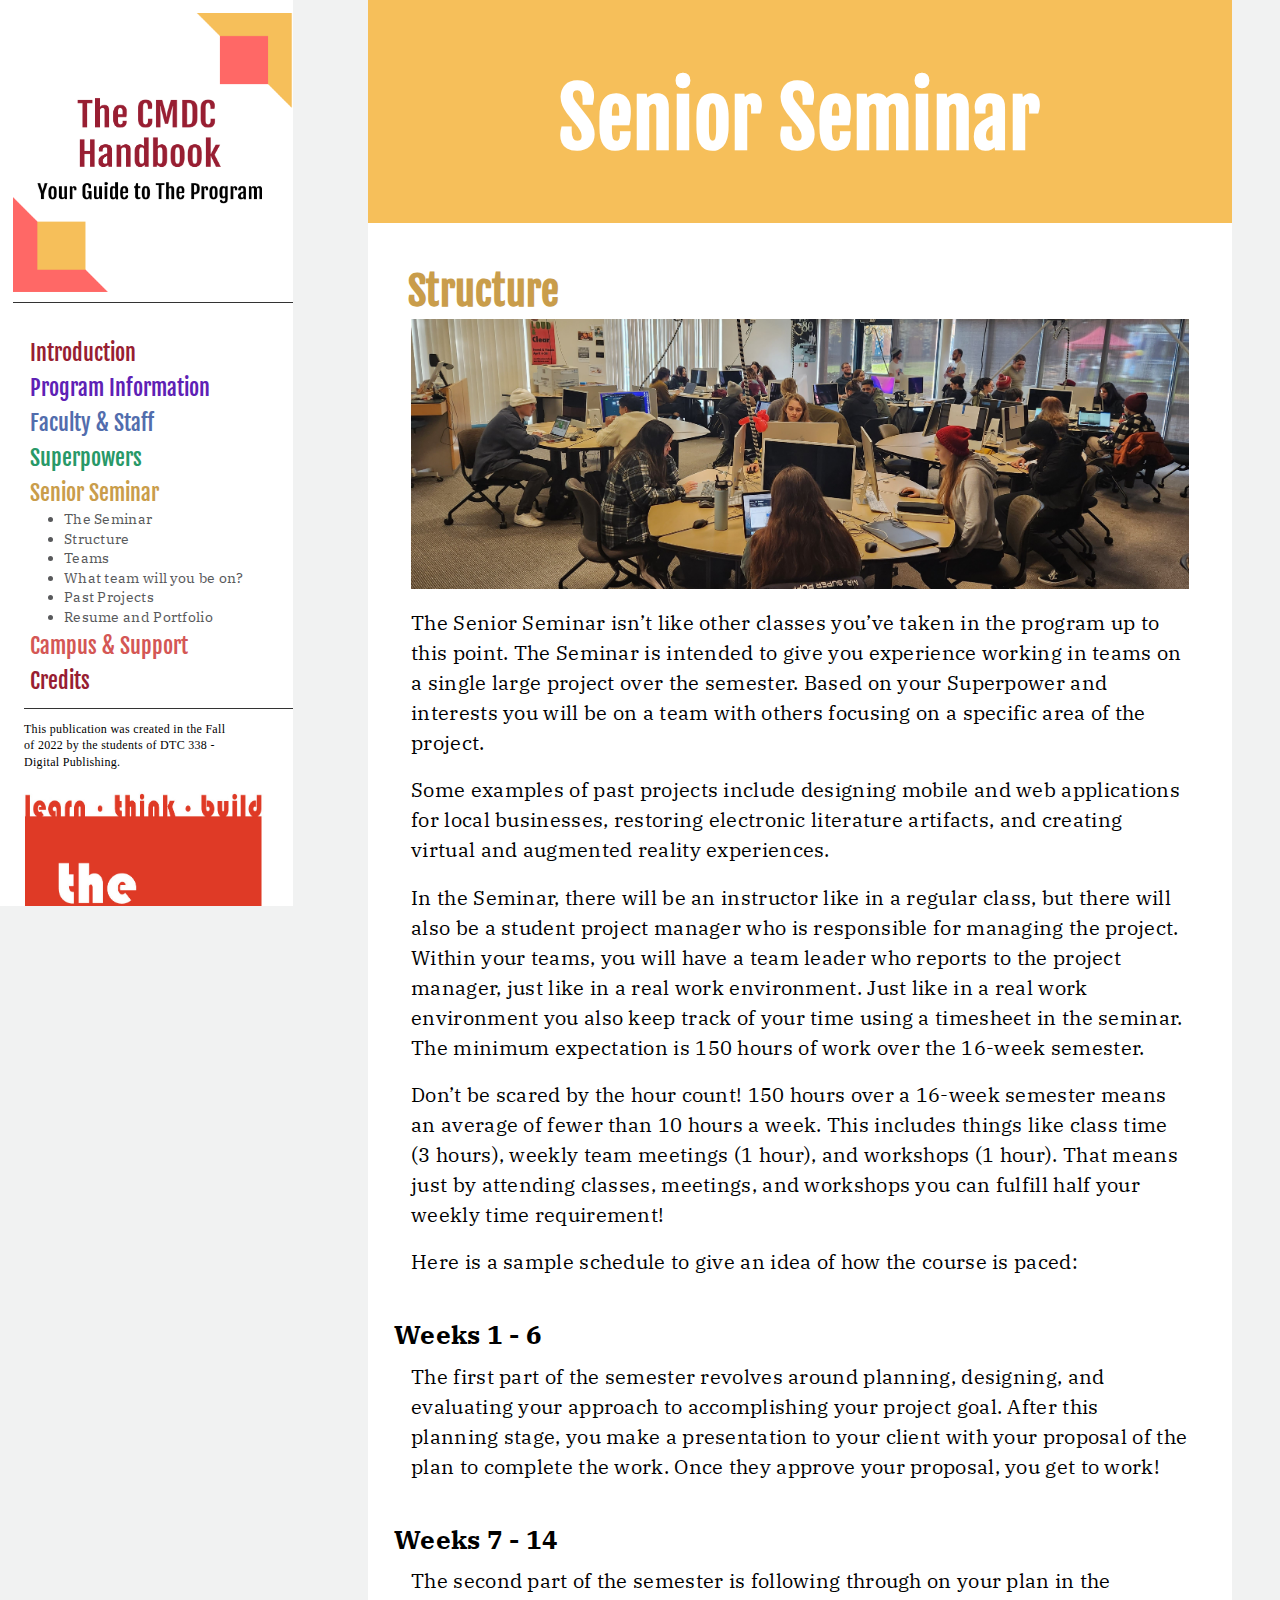
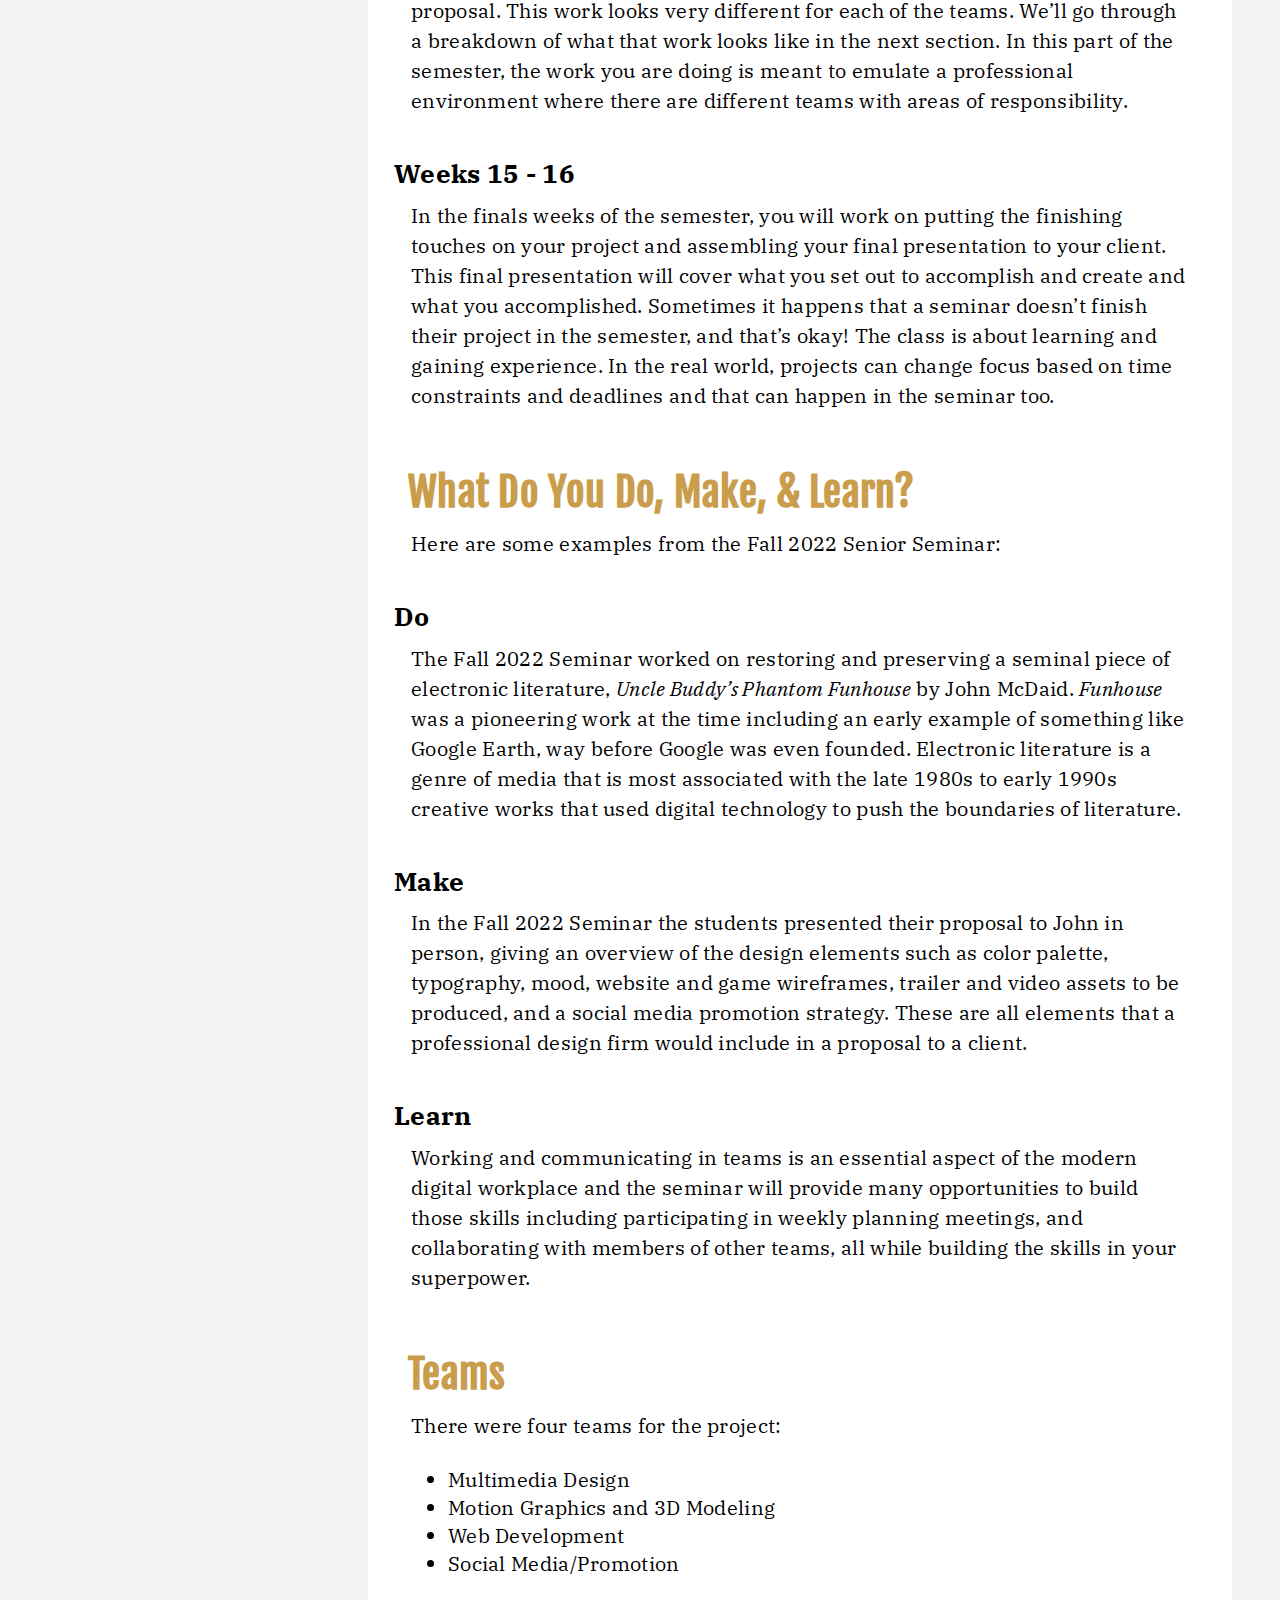
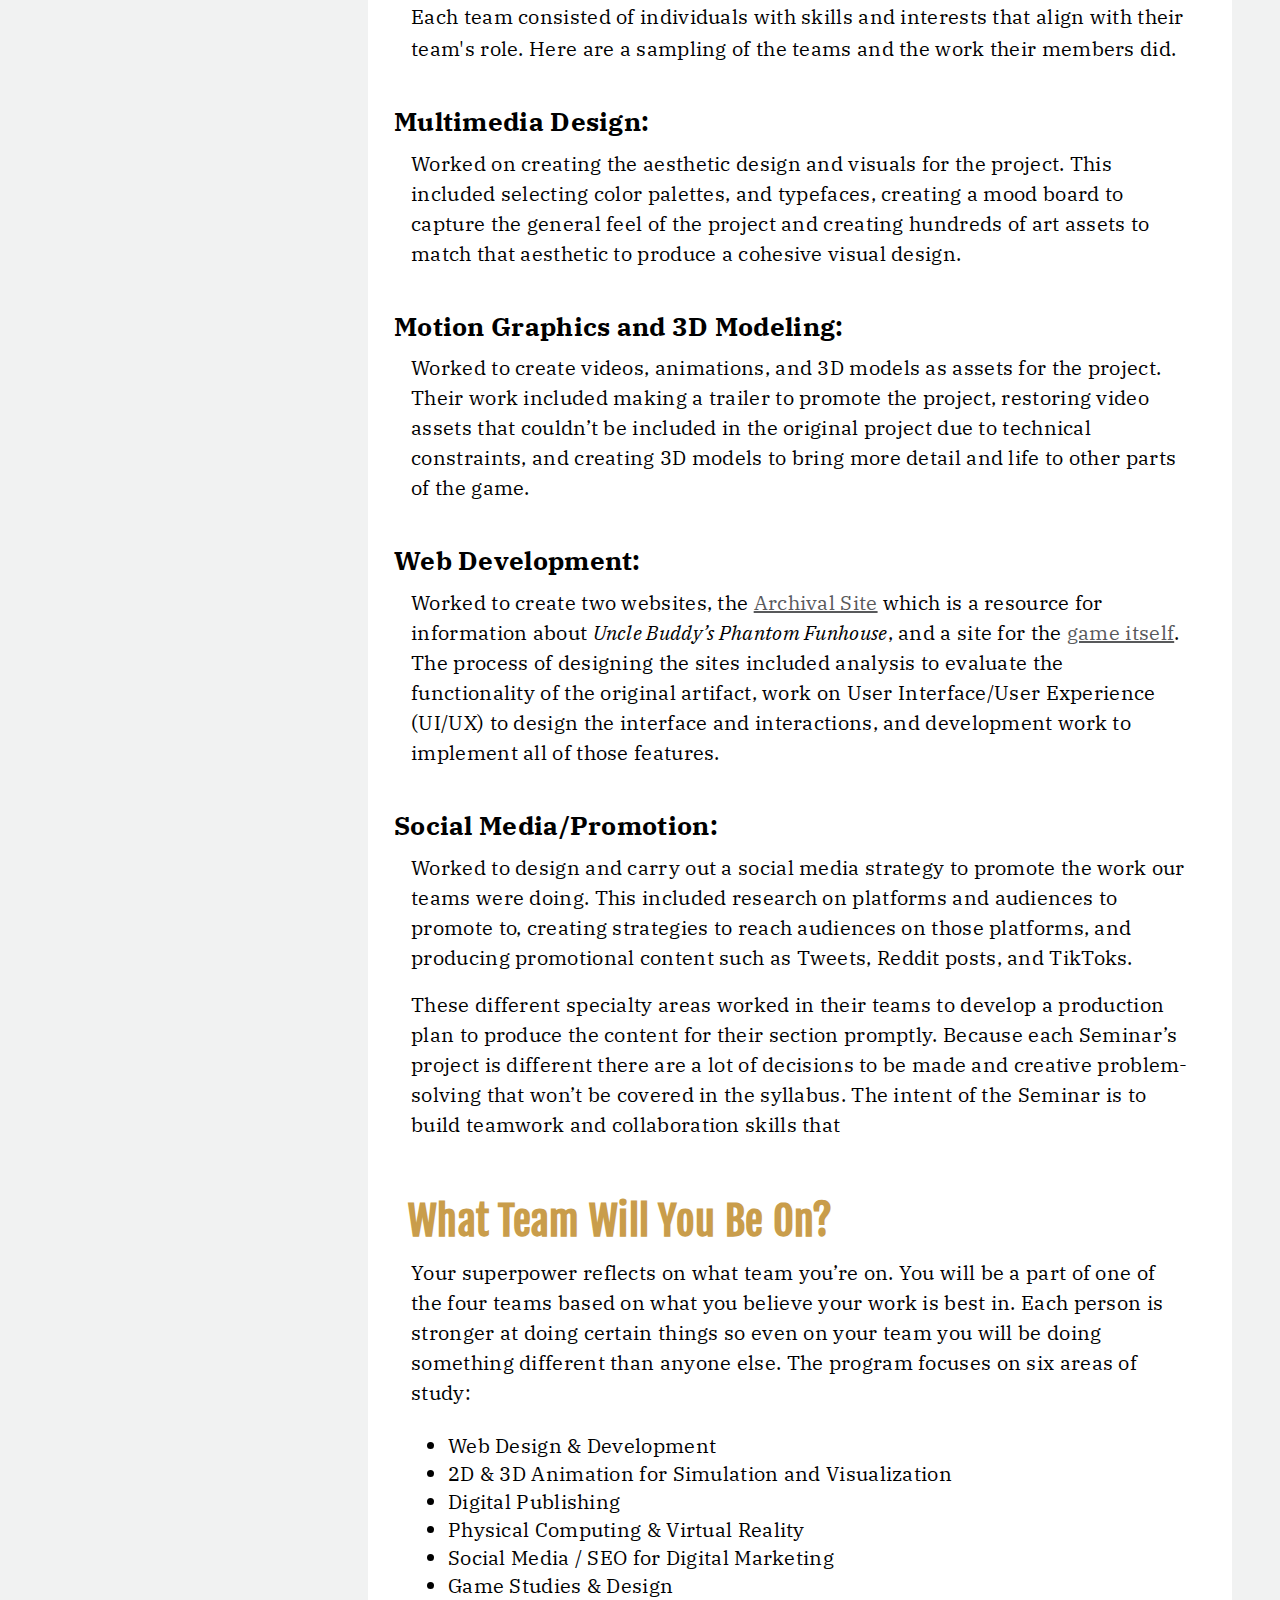
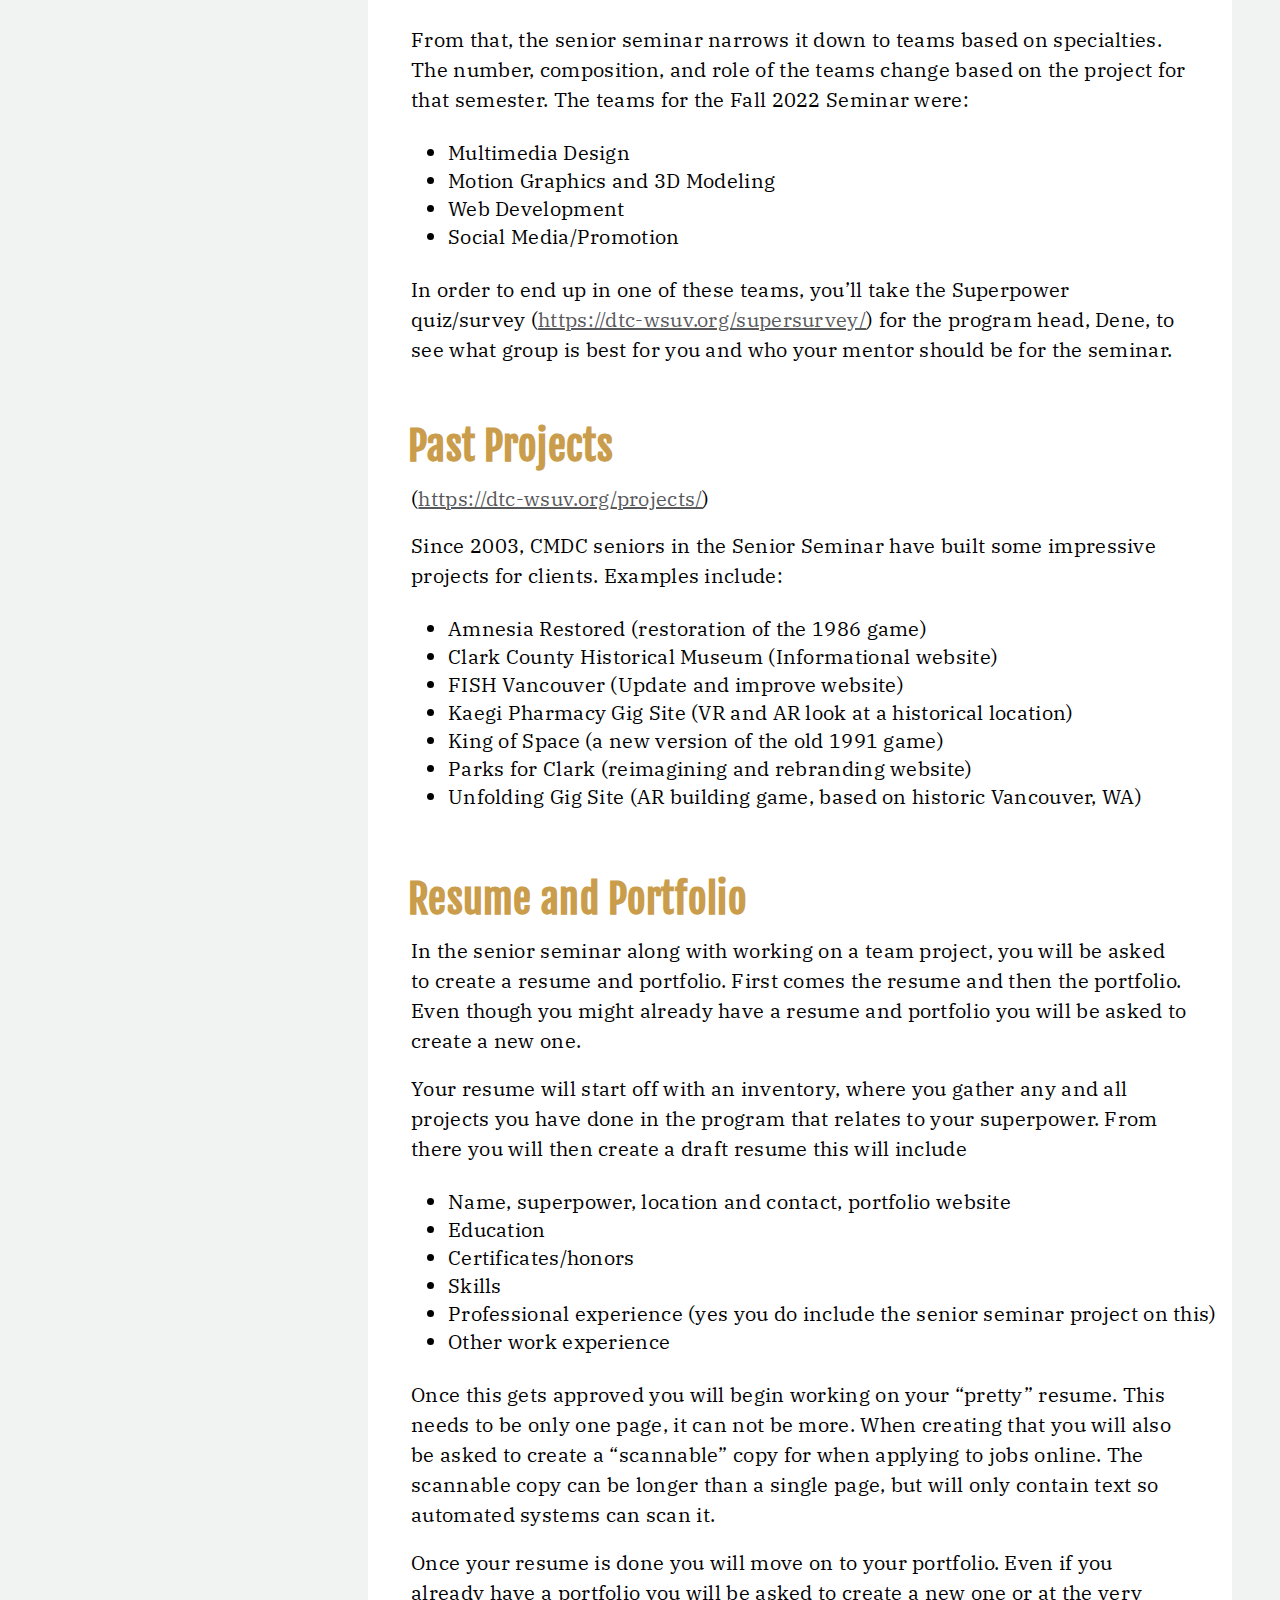
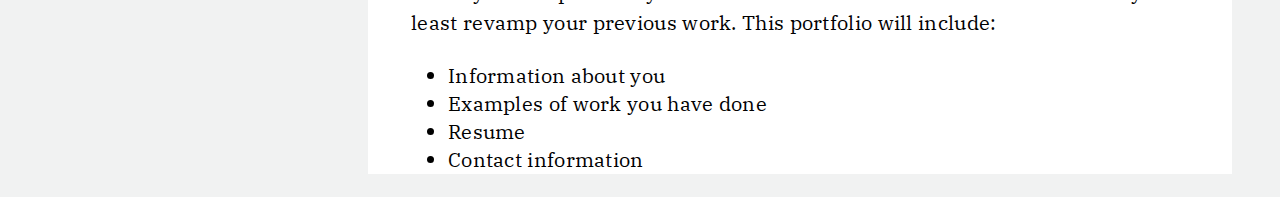
<file: senior-seminar.html>
<!DOCTYPE html>
<html>

<head>

  <meta charset="utf-8">
  <title>CMDC Handbook| Senior Seminar</title>

  <meta name="viewport" content="width=device-width, initial-scale=1">

  <!-- icons -->
  <link rel="apple-touch-icon" sizes="180x180" href="icons/apple-touch-icon.png">
  <link rel="icon" type="image/png" sizes="32x32" href="icons/favicon-32x32.png">
  <link rel="icon" type="image/png" sizes="16x16" href="icons/favicon-16x16.png">
  <link rel="manifest" href="icons/site.webmanifest">
  <link rel="mask-icon" href="icons/safari-pinned-tab.svg" color="#5bbad5">

  <!--Facebook metatags-->
  <meta property="og:title" content="">
  <meta property="og:description" content="">
  <meta property="og:image" content="url...">
  <meta property="og:url" content="url of page...">

  <!--Twitter metatags-->
  <meta name="twitter:title" content="">
  <meta name="twitter:description" content="">
  <meta name="twitter:image" content="">
  <meta name="twitter:card" content="summary_large_image">


  <!-- css styles -->
  <link type="text/css" rel="stylesheet" href="styles.css">

  <link href="https://fonts.googleapis.com/css?family=Open+Sans" rel="stylesheet">
  <link
    href="https://fonts.googleapis.com/css?family=IBM+Plex+Mono:400,400i%7CIBM+Plex+Sans+Condensed:400,400i%7CIBM+Plex+Sans:100,100i,400,400i,700,700i%7CIBM+Plex+Serif:400,400i&amp;display=swap"
    rel="stylesheet">
  <link href="https://fonts.googleapis.com/css?family=Fjalla+One&display=swap" rel="stylesheet">

</head>

<body>

  <header>

    <!----------------------------------------------------------------------------------------
  CHAPTER MENU 
   ---------------------------------------------------------------------------------------->
    <div id="burger">
      <span style="font-size:30px;cursor:pointer" onclick="openNav()">&#9776;</span>
    </div>

    <div id="mainSidenav" class="sidenav">
      <a href="javascript:void(0)" id="close-btn" class="closebtn" onclick="closeNav()">&times;</a>

      <h1 id="title3">The CMDC Handbook</span><span class="small">Your Guide to The Program</span></h1>
      <img class="logo" src="img/dtc-title-logo.png">
      <hr>

      <nav>
        <div id="menu">
          <button class="accordion" id="intr" onclick="window.location.href='index.html';">Introduction</button>


          <button class="accordion" id="prog">Program Information</button>
          <div class="panel" id="panel2" style="display: none;">
            <ul>
              <a href="program-info.html#prog">
                <li>Program Information</li>
              </a>
              <a href="program-info.html#toc_1">
                <li>Tools</li>
              </a>
              <a href="program-info.html#toc_9">
                <li>CMDC Speciality Road Maps</li>
              </a>
              <a href="program-info.html#toc_17">
                <li>Student Experiences</li>
              </a>
            </ul>
          </div>

          <button class="accordion" id="facu" onclick="window.location.href='faculty.html';">Faculty & Staff</button>

          <button class="accordion" id="supe">Superpowers</button>
          <div class="panel" id="panel2" style="display: none;">
            <ul>
              <a href="superpowers.html#supe">
                <li>What are Superpowers?</li>
              </a>
              <a href="superpowers.html#toc_0">
                <li>Web Development</li>
              </a>
              <a href="superpowers.html#toc_5">
                <li>Audio/Video</li>
              </a>
              <a href="superpowers.html#toc_8">
                <li>Multimedia Design</li>
              </a>
              <a href="superpowers.html#toc_11">
                <li>Social Media</li>
              </a>
              <a href="superpowers.html#toc_14">
                <li>Animation</li>
              </a>
              <a href="superpowers.html#toc_17">
                <li>Digital Publishing</li>
              </a>
              <a href="superpowers.html#toc_20">
                <li>UX/UI</li>
              </a>
              <a href="superpowers.html#toc_23">
                <li>Game Studies</li>
              </a>
              <a href="superpowers.html#toc_26">
                <li>Project Management</li>
              </a>
            </ul>
          </div>

          <button class="accordion" id="seni">Senior Seminar</button>
          <div class="panel" id="panel2">
            <ul>
              <a href="senior-seminar.html#seni">
                <li>The Seminar</li>
              </a>
              <a href="senior-seminar.html#toc_0">
                <li>Structure</li>
              </a>
              <a href="senior-seminar.html#toc_8">
                <li>Teams</li>
              </a>
              <a href="senior-seminar.html#toc_13">
                <li>What team will you be on?</li>
              </a>
              <a href="senior-seminar.html#toc_14">
                <li>Past Projects</li>
              </a>
              <a href="senior-seminar.html#toc_15">
                <li>Resume and Portfolio</li>
              </a>
            </ul>
          </div>

          <button class="accordion" id="camp" onclick="window.location.href='campus-support.html';">Campus &
            Support</button>

          <button class="accordion" id="cred" onclick="window.location.href='credits.html';">Credits</button>

          <hr>

          <p>This publication was created in the Fall of 2022 by the students of DTC 338 - Digital Publishing.</p>
          <div class="logos">
            <img id="img27" src="img/cmdc-logo.jpg" alt="publisher logo">
          </div>


        </div>
      </nav><!-- end menu -->

    </div> <!-- mainSidenav-->

  </header>


  <body>

    <div id="main">

      <div id="senBG">
        <h1 id="title1" h1>
          <span>Senior Seminar</span>
        </h1>
      </div>

      <div class="wrapper">

        <div class="content">
          <h2 id="toc_0" class="senior-seminar">Structure</h2>
          <img id="img23" src="img/senior-seminar_cropped.jpg" alt="Students working in computer lab">
          <p>The Senior Seminar isn’t like other classes you’ve taken in the program up to this point. The Seminar is
            intended to give you experience working in teams on a single large project over the semester. Based on your
            Superpower and interests you will be on a team with others focusing on a specific area of the project. </p>
          <p>Some examples of past projects include designing mobile and web applications for local businesses,
            restoring electronic literature artifacts, and creating virtual and augmented reality experiences. </p>
          <p>In the Seminar, there will be an instructor like in a regular class, but there will also be a student
            project manager who is responsible for managing the project. Within your teams, you will have a team leader
            who reports to the project manager, just like in a real work environment. Just like in a real work
            environment you also keep track of your time using a timesheet in the seminar. The minimum expectation is
            150 hours of work over the 16-week semester. </p>
          <p>Don’t be scared by the hour count! 150 hours over a 16-week semester means an average of fewer than 10
            hours a week. This includes things like class time (3 hours), weekly team meetings (1 hour), and workshops
            (1 hour). That means just by attending classes, meetings, and workshops you can fulfill half your weekly
            time requirement!</p>
          <p>Here is a sample schedule to give an idea of how the course is paced:</p>
          <h3 id="toc_1">Weeks 1 - 6</h3>
          <p>The first part of the semester revolves around planning, designing, and evaluating your approach to
            accomplishing your project goal. After this planning stage, you make a presentation to your client with your
            proposal of the plan to complete the work. Once they approve your proposal, you get to work!</p>
          <h3 id="toc_2">Weeks 7 - 14</h3>
          <p>The second part of the semester is following through on your plan in the proposal. This work looks very
            different for each of the teams. We’ll go through a breakdown of what that work looks like in the next
            section. In this part of the semester, the work you are doing is meant to emulate a professional environment
            where there are different teams with areas of responsibility.</p>
          <h3 id="toc_3">Weeks 15 - 16</h3>
          <p>In the finals weeks of the semester, you will work on putting the finishing touches on your project and
            assembling your final presentation to your client. This final presentation will cover what you set out to
            accomplish and create and what you accomplished. Sometimes it happens that a seminar doesn’t finish their
            project in the semester, and that’s okay! The class is about learning and gaining experience. In the real
            world, projects can change focus based on time constraints and deadlines and that can happen in the seminar
            too.</p>
          <h2 id="toc_4" class="senior-seminar">What Do You Do, Make, &amp; Learn?</h2>
          <p>Here are some examples from the Fall 2022 Senior Seminar:</p>
          <h3 id="toc_5">Do</h3>
          <p>The Fall 2022 Seminar worked on restoring and preserving a seminal piece of electronic literature,
            <em>Uncle Buddy’s Phantom Funhouse</em> by John McDaid. <em>Funhouse</em> was a pioneering work at the time
            including an early example of something like Google Earth, way before Google was even founded. Electronic
            literature is a genre of media that is most associated with the late 1980s to early 1990s creative works
            that used digital technology to push the boundaries of literature.</p>
          <h3 id="toc_6">Make</h3>
          <p>In the Fall 2022 Seminar the students presented their proposal to John in person, giving an overview of the
            design elements such as color palette, typography, mood, website and game wireframes, trailer and video
            assets to be produced, and a social media promotion strategy. These are all elements that a professional
            design firm would include in a proposal to a client. </p>
          <h3 id="toc_7">Learn</h3>
          <p>Working and communicating in teams is an essential aspect of the modern digital workplace and the seminar
            will provide many opportunities to build those skills including participating in weekly planning meetings,
            and collaborating with members of other teams, all while building the skills in your superpower.</p>
          <h2 id="toc_8" class="senior-seminar">Teams</h2>
          <p>There were four teams for the project: </p>
          <ul class="seminar_lists">
            <li>Multimedia Design </li>
            <li>Motion Graphics and 3D Modeling </li>
            <li>Web Development</li>
            <li>Social Media/Promotion</li>
          </ul>
          <p><code></code>Each team consisted of individuals with skills and interests that align with their team&#39;s
            role. Here are a sampling of the teams and the work their members did.</p>
          <h3 id="toc_9">Multimedia Design:</h3>
          <p>Worked on creating the aesthetic design and visuals for the project. This included selecting color
            palettes, and typefaces, creating a mood board to capture the general feel of the project and creating
            hundreds of art assets to match that aesthetic to produce a cohesive visual design.</p>
          <h3 id="toc_10">Motion Graphics and 3D Modeling:</h3>
          <p>Worked to create videos, animations, and 3D models as assets for the project. Their work included making a
            trailer to promote the project, restoring video assets that couldn’t be included in the original project due
            to technical constraints, and creating 3D models to bring more detail and life to other parts of the game.
          </p>
          <h3 id="toc_11">Web Development:</h3>
          <p>Worked to create two websites, the <a href="https://dtc-wsuv.org/projects/uncle-buddy/archival/">Archival
              Site</a> which is a resource for information about <em>Uncle Buddy’s Phantom Funhouse</em>, and a site for
            the <a href="https://dtc-wsuv.org/projects/uncle-buddy/game/">game itself</a>. The process of designing the
            sites included analysis to evaluate the functionality of the original artifact, work on User Interface/User
            Experience (UI/UX) to design the interface and interactions, and development work to implement all of those
            features.</p>
          <h3 id="toc_12">Social Media/Promotion:</h3>
          <p>Worked to design and carry out a social media strategy to promote the work our teams were doing. This
            included research on platforms and audiences to promote to, creating strategies to reach audiences on those
            platforms, and producing promotional content such as Tweets, Reddit posts, and TikToks.</p>
          <p>These different specialty areas worked in their teams to develop a production plan to produce the content
            for their section promptly. Because each Seminar’s project is different there are a lot of decisions to be
            made and creative problem-solving that won’t be covered in the syllabus. The intent of the Seminar is to
            build teamwork and collaboration skills that </p>
          <h2 id="toc_13" class="senior-seminar">What Team Will You Be On?</h2>
          <p>Your superpower reflects on what team you’re on. You will be a part of one of the four teams based on what
            you believe your work is best in. Each person is stronger at doing certain things so even on your team you
            will be doing something different than anyone else. The program focuses on six areas of study: </p>
          <ul class="seminar_lists">
            <li>Web Design &amp; Development</li>
            <li>2D &amp; 3D Animation for Simulation and Visualization</li>
            <li>Digital Publishing</li>
            <li>Physical Computing &amp; Virtual Reality</li>
            <li>Social Media / SEO for Digital Marketing</li>
            <li>Game Studies &amp; Design</li>
          </ul>
          <p>From that, the senior seminar narrows it down to teams based on specialties. The number, composition, and
            role of the teams change based on the project for that semester. The teams for the Fall 2022 Seminar were:
          </p>
          <ul class="seminar_lists">
            <li>Multimedia Design </li>
            <li>Motion Graphics and 3D Modeling </li>
            <li>Web Development</li>
            <li>Social Media/Promotion</li>
          </ul>
          <p>In order to end up in one of these teams, you’ll take the Superpower quiz/survey (<a
              href="https://dtc-wsuv.org/supersurvey/">https://dtc-wsuv.org/supersurvey/</a>) for the program head,
            Dene, to see what group is best for you and who your mentor should be for the seminar. </p>
          <h2 id="toc_14" class="senior-seminar">Past Projects</h2>
          <p>(<a href="https://dtc-wsuv.org/projects/">https://dtc-wsuv.org/projects/</a>)</p>
          <p>Since 2003, CMDC seniors in the Senior Seminar have built some impressive projects for clients. Examples include:</p>
          <ul class="seminar_lists">
            <li>Amnesia Restored (restoration of the 1986 game)</li>
            <li>Clark County Historical Museum (Informational website)</li>
            <li>FISH Vancouver (Update and improve website)</li>
            <li>Kaegi Pharmacy Gig Site (VR and AR look at a historical location)</li>
            <li>King of Space (a new version of the old 1991 game)</li>
            <li>Parks for Clark (reimagining and rebranding website)</li>
            <li>Unfolding Gig Site (AR building game, based on historic Vancouver, WA)</li>
          </ul>
          <h2 id="toc_15" class="senior-seminar">Resume and Portfolio</h2>
          <p>In the senior seminar along with working on a team project, you will be asked to create a resume and
            portfolio. First comes the resume and then the portfolio. Even though you might already have a resume and
            portfolio you will be asked to create a new one. </p>
          <p>Your resume will start off with an inventory, where you gather any and all projects you have done in the
            program that relates to your superpower. From there you will then create a draft resume this will include
          </p>
          <ul class="seminar_lists">
            <li>Name, superpower, location and contact, portfolio website </li>
            <li>Education </li>
            <li>Certificates/honors </li>
            <li>Skills </li>
            <li>Professional experience (yes you do include the senior seminar project on this)</li>
            <li>Other work experience </li>
          </ul>
          <p>Once this gets approved you will begin working on your “pretty” resume. This needs to be only one page, it
            can not be more. When creating that you will also be asked to create a “scannable” copy for when applying to
            jobs online. The scannable copy can be longer than a single page, but will only contain text so automated
            systems can scan it.</p>
          <p>Once your resume is done you will move on to your portfolio. Even if you already have a portfolio you will
            be asked to create a new one or at the very least revamp your previous work. This portfolio will include:
          </p>
          <ul class="seminar_lists">
            <li>Information about you </li>
            <li>Examples of work you have done</li>
            <li>Resume </li>
            <li>Contact information </li>
          </ul>
        </div>


        <script type="text/javascript" src="script.js"></script>

        <script src="https://ajax.googleapis.com/ajax/libs/jquery/3.3.1/jquery.min.js"></script>

        <script>
          //this runs the function to switch display of side menu depending on device width
          toggleNav(x);
        </script>

      </div> <!-- closes wrapper -->
    </div> <!-- closes main -->


  </body>

</html>
</file>
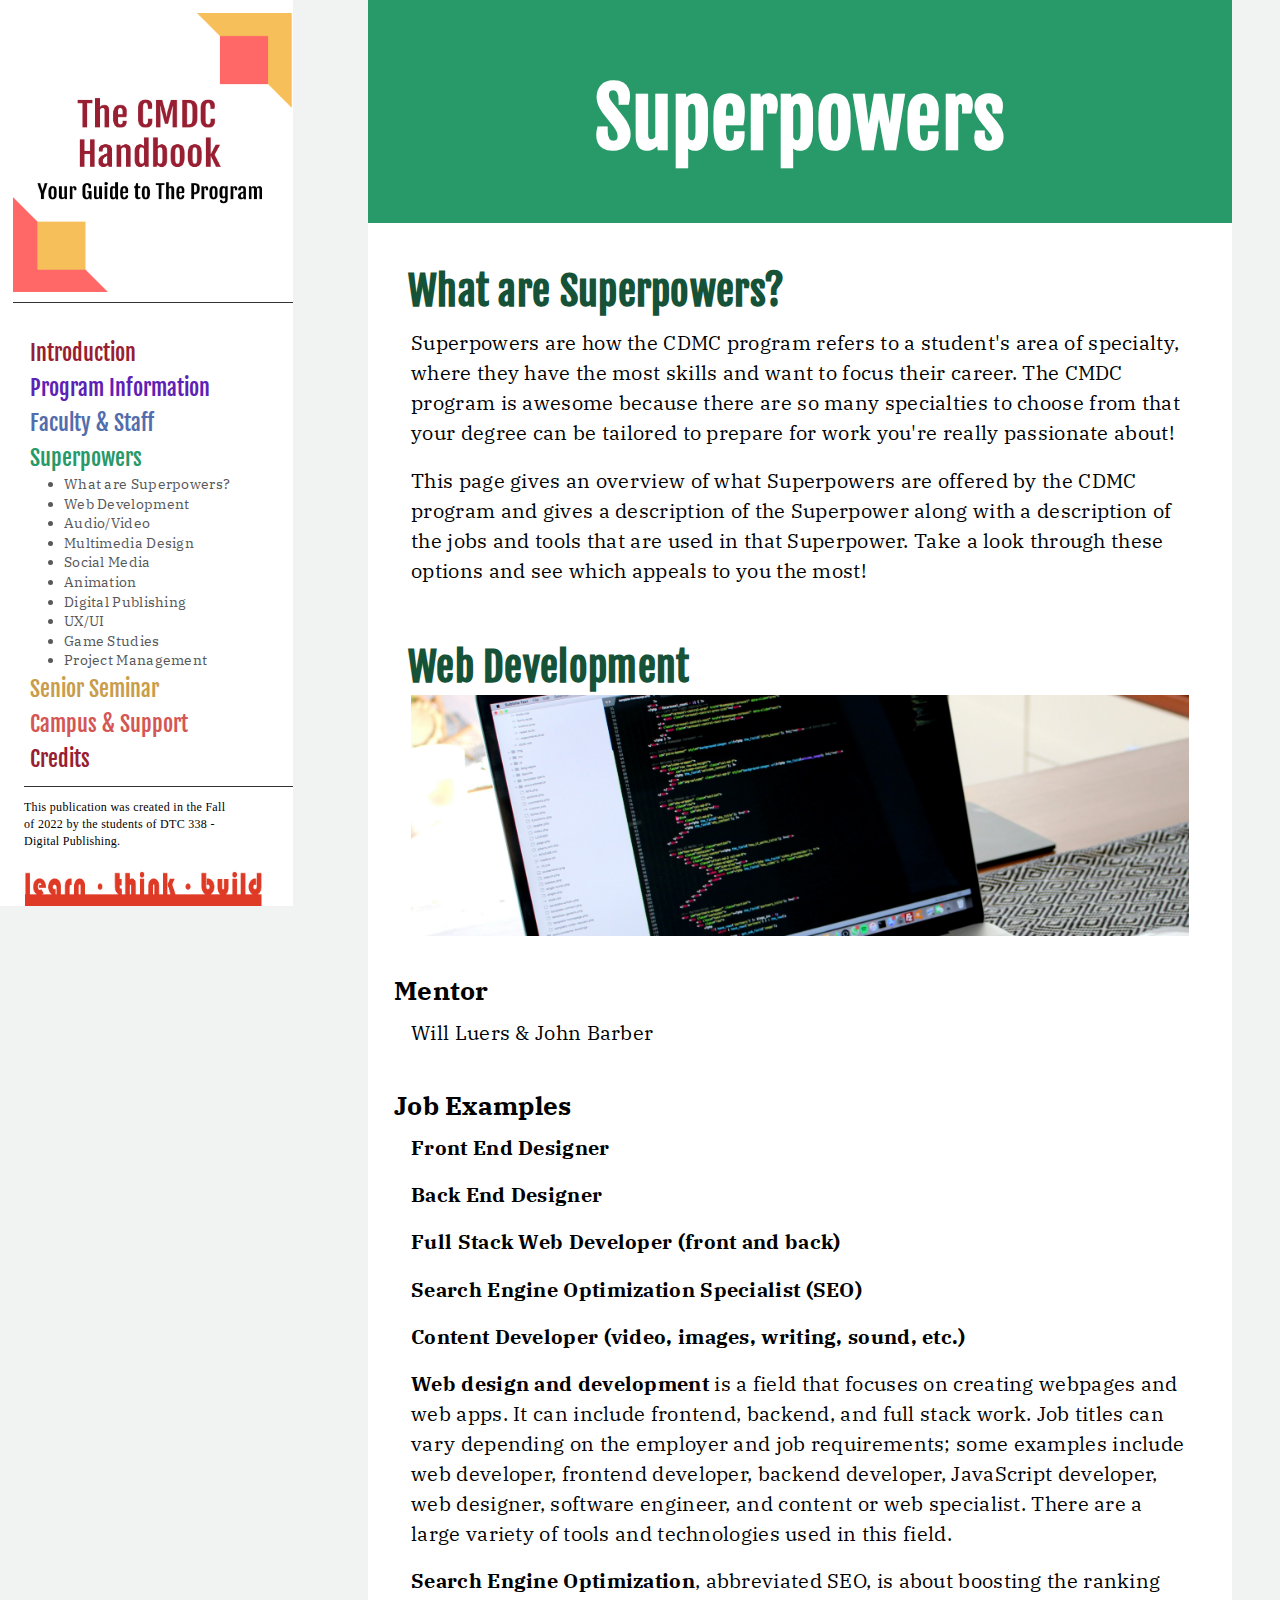
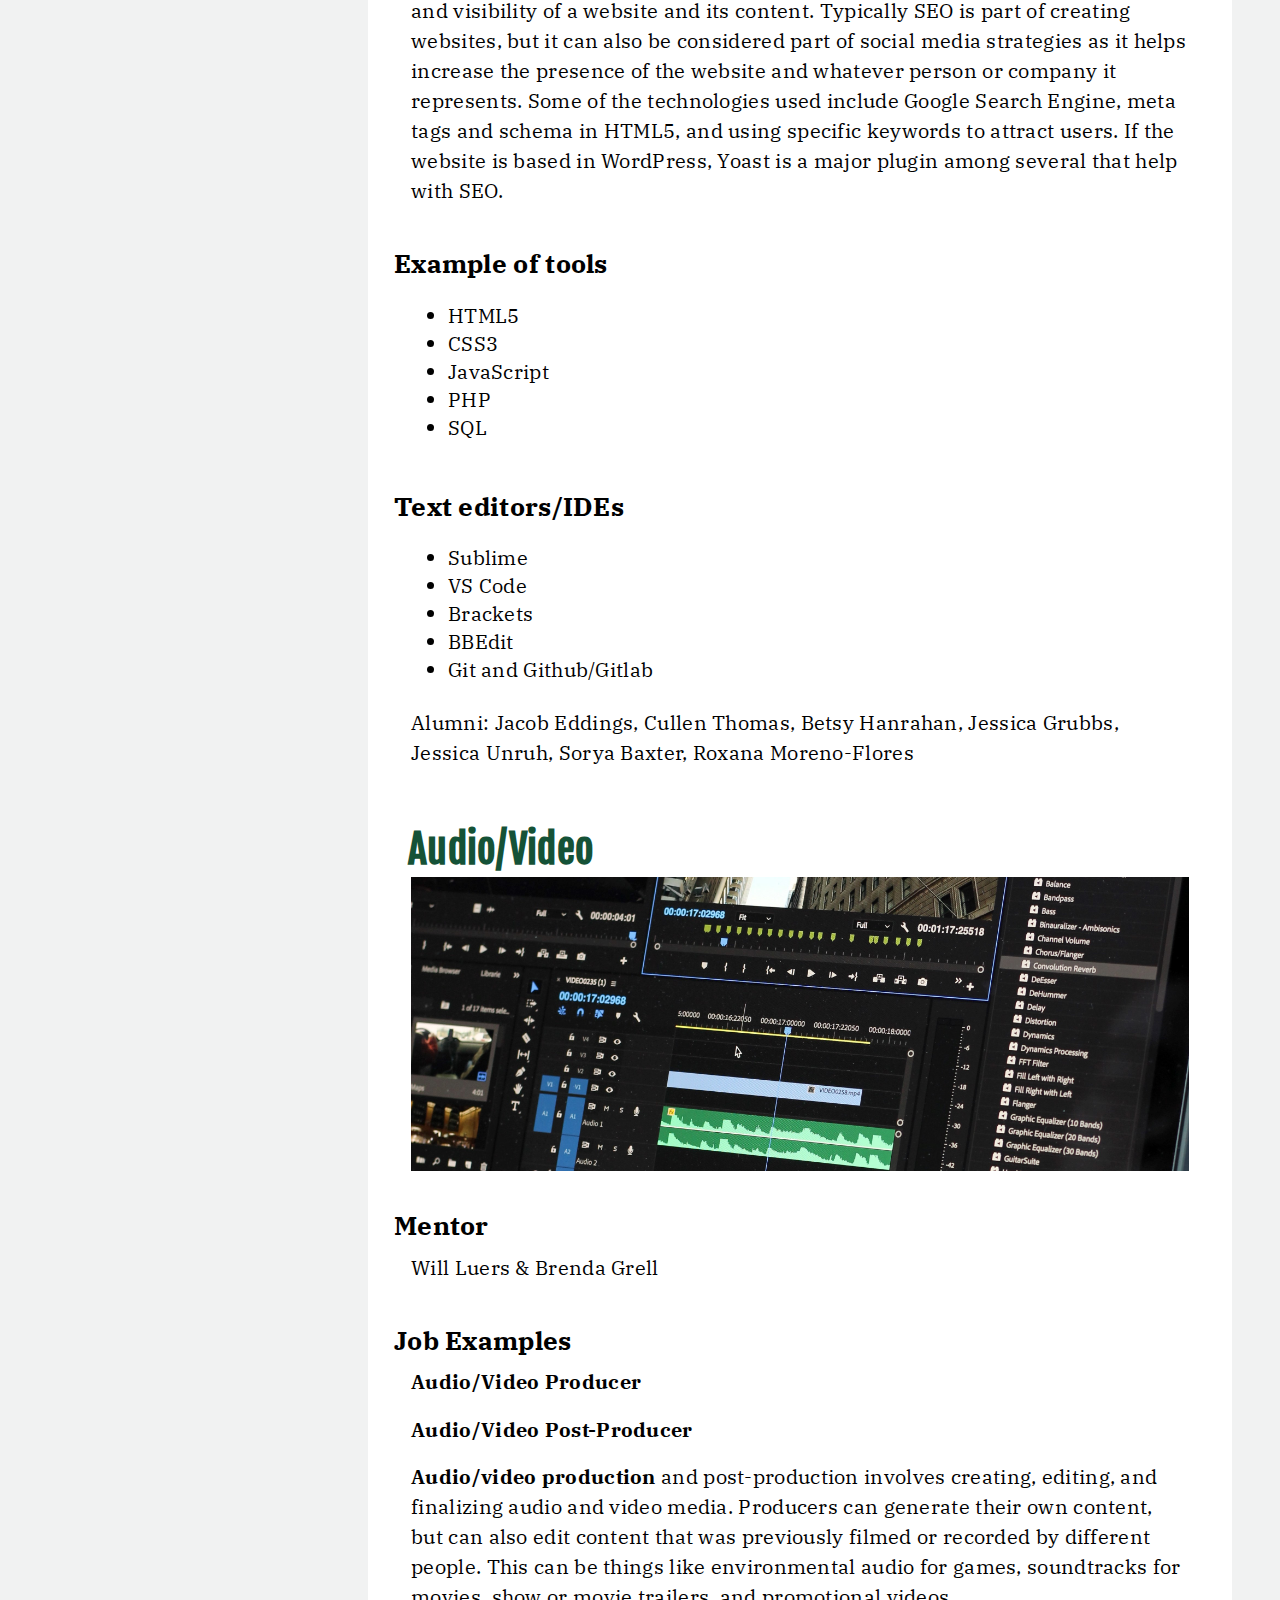
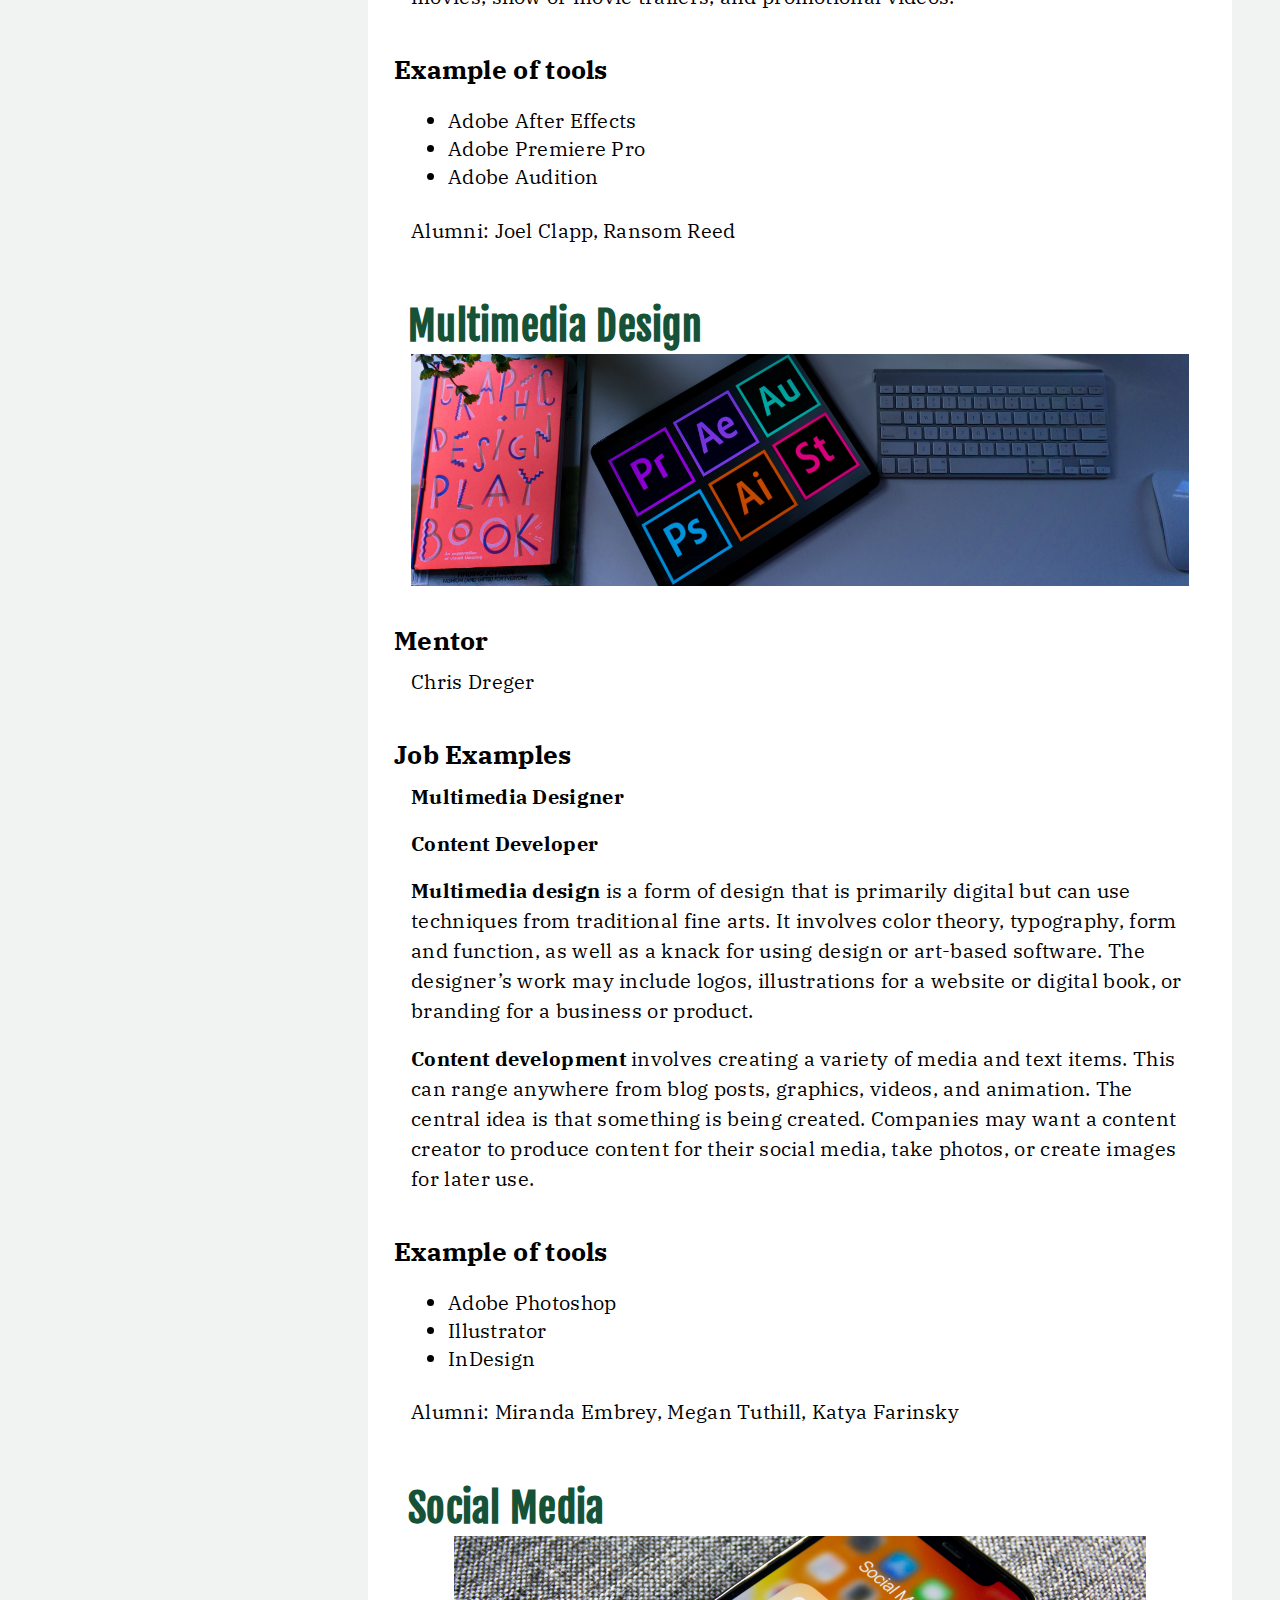
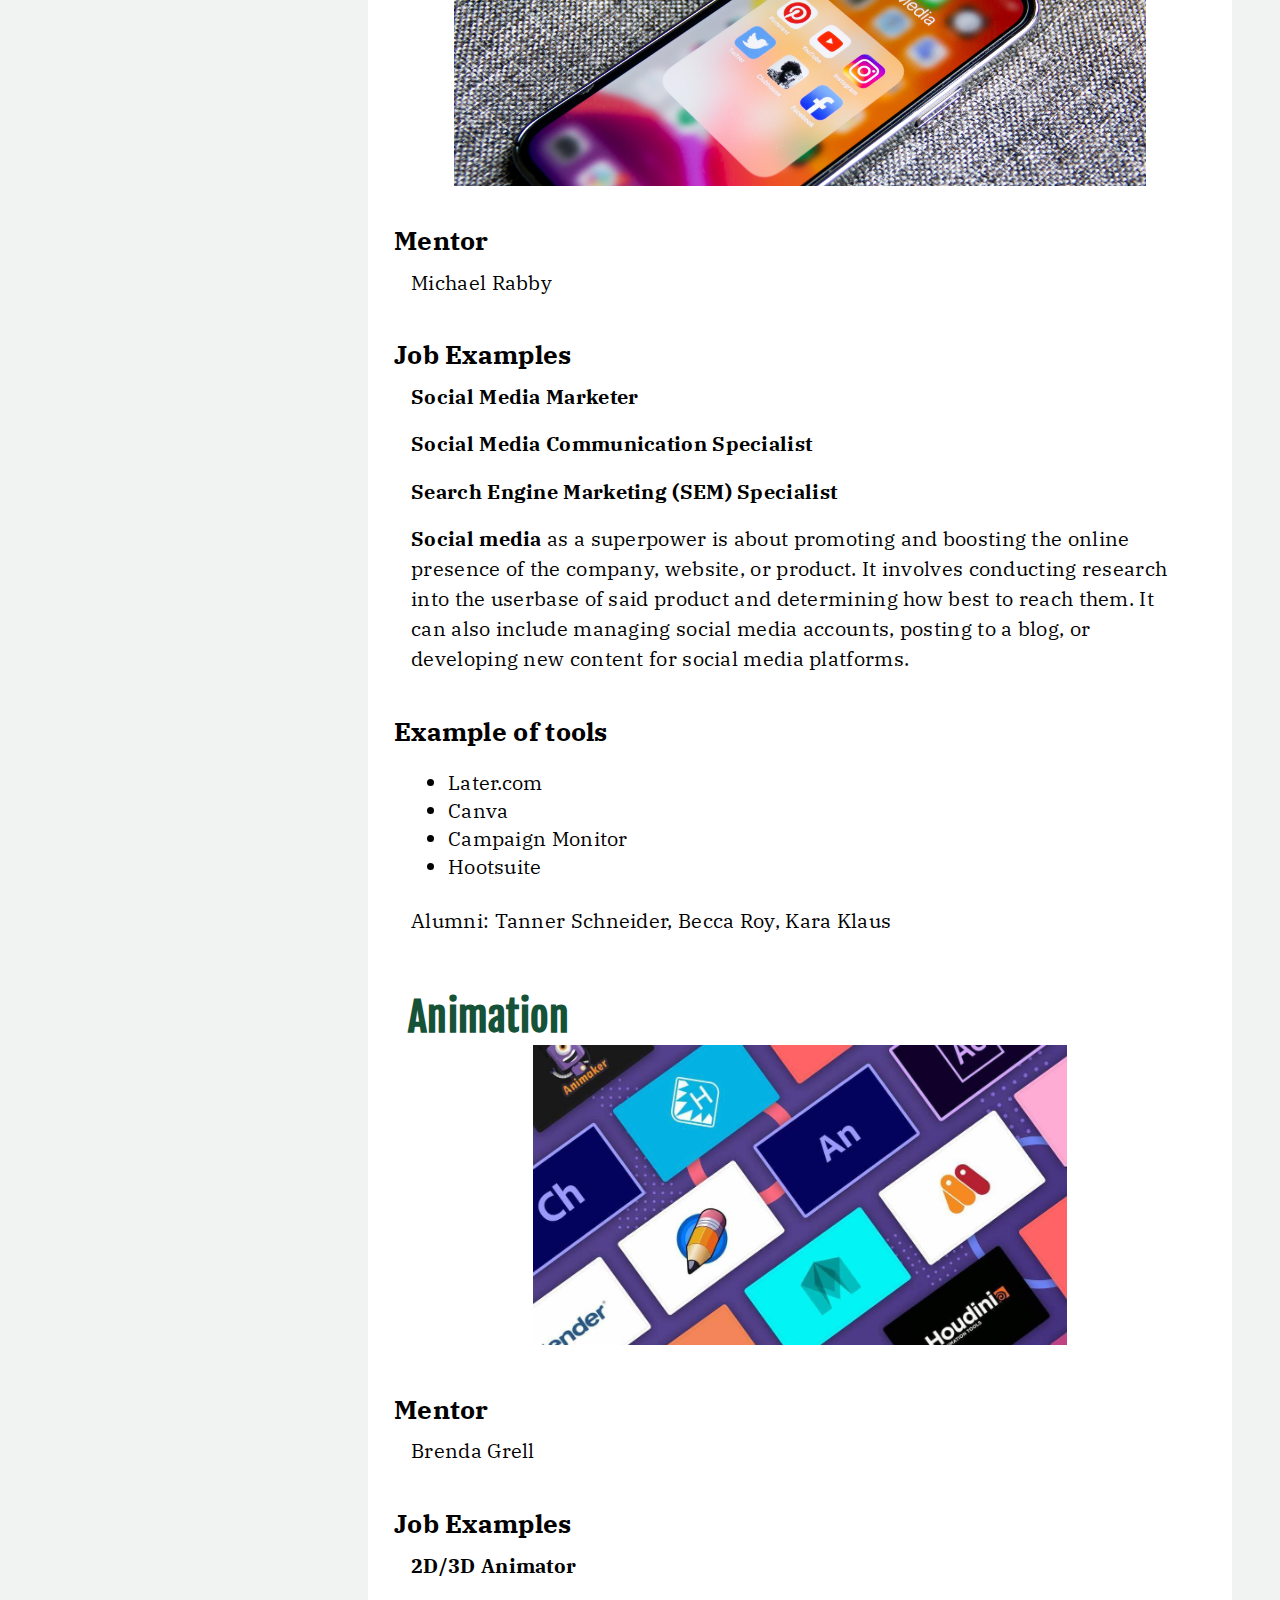
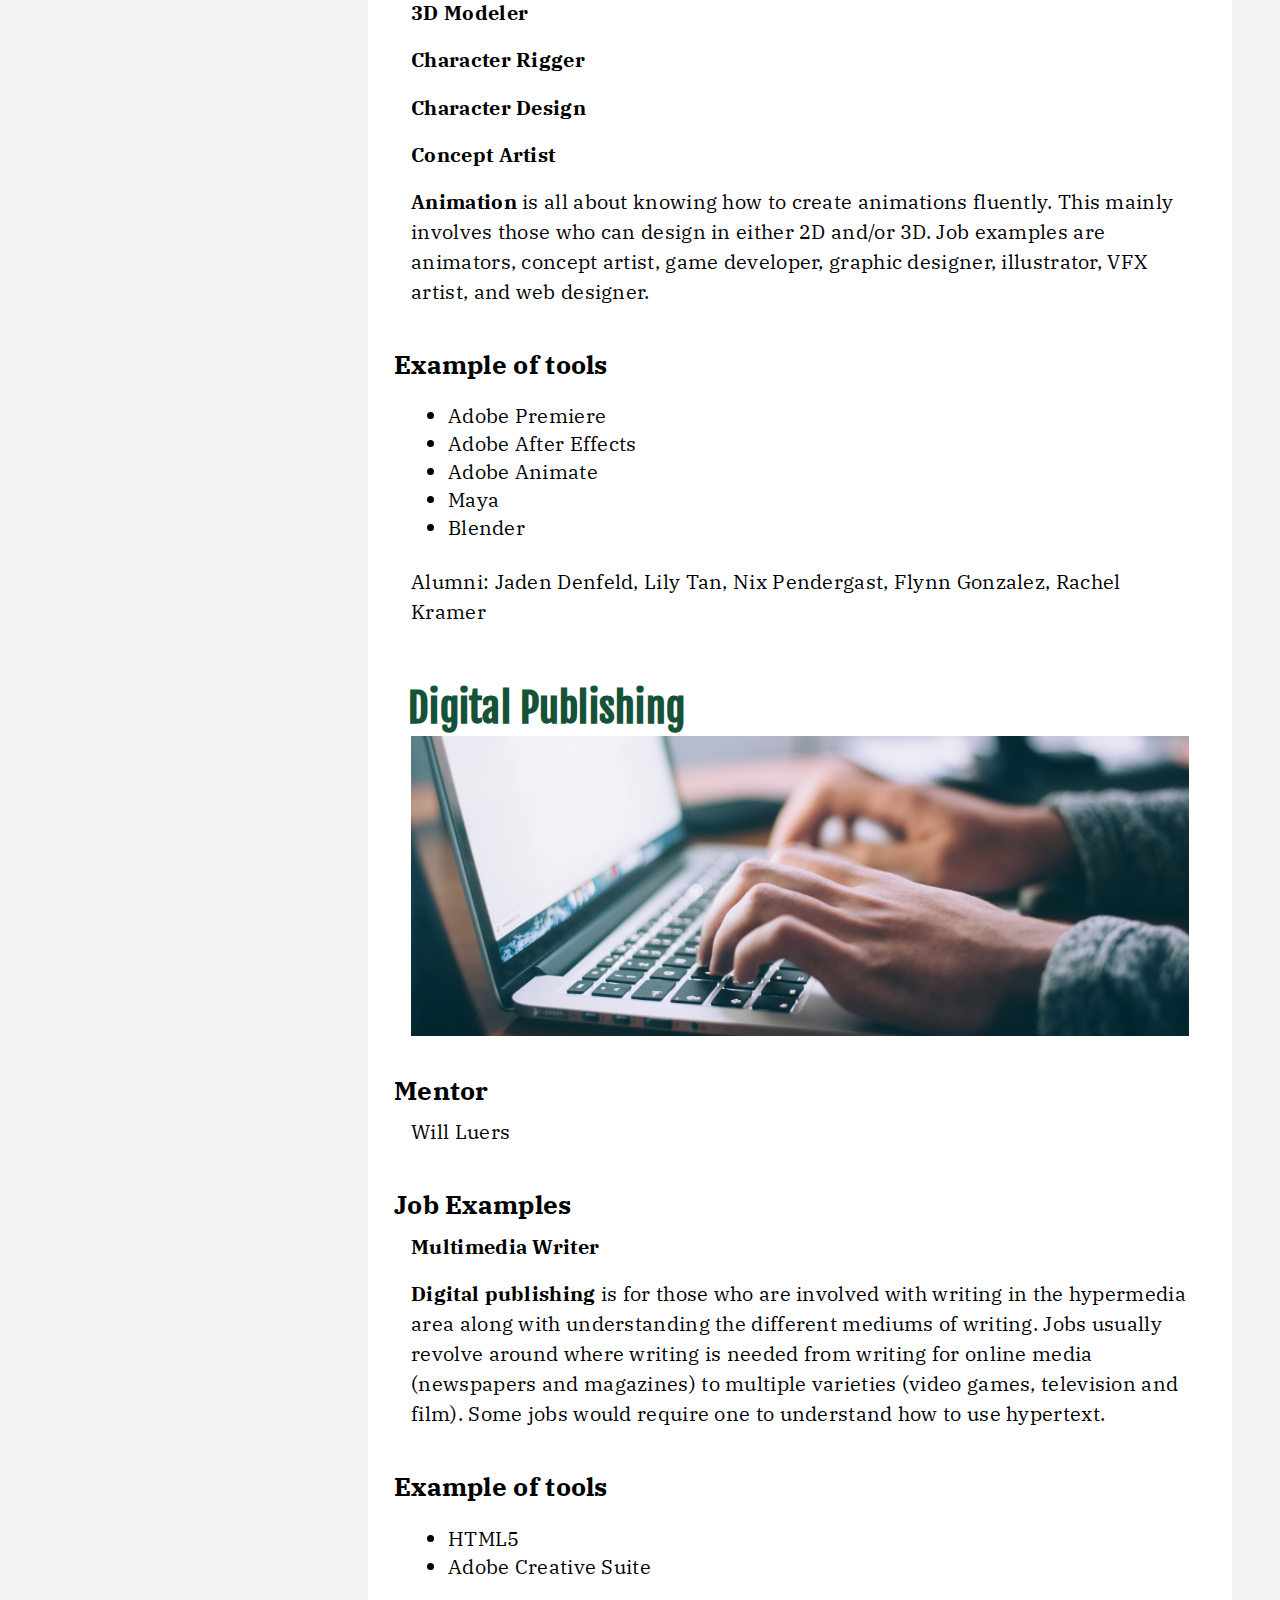
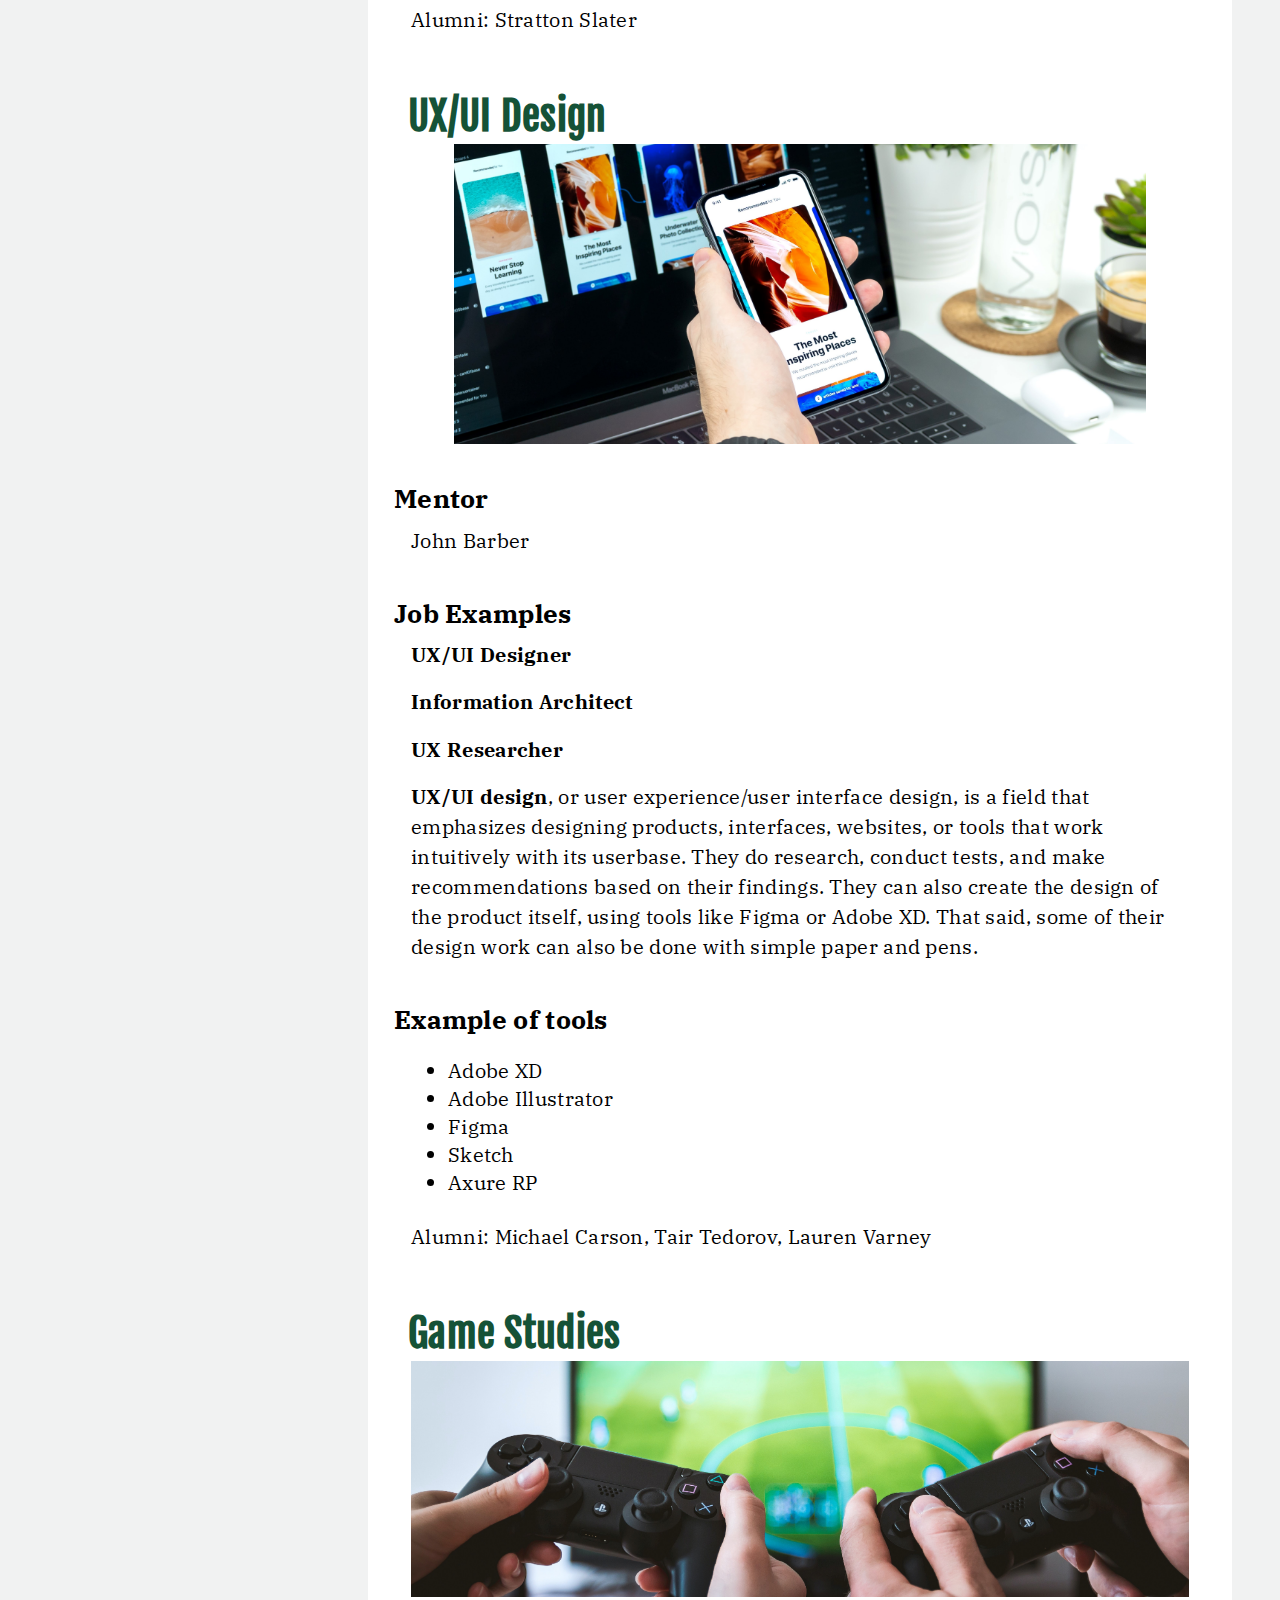
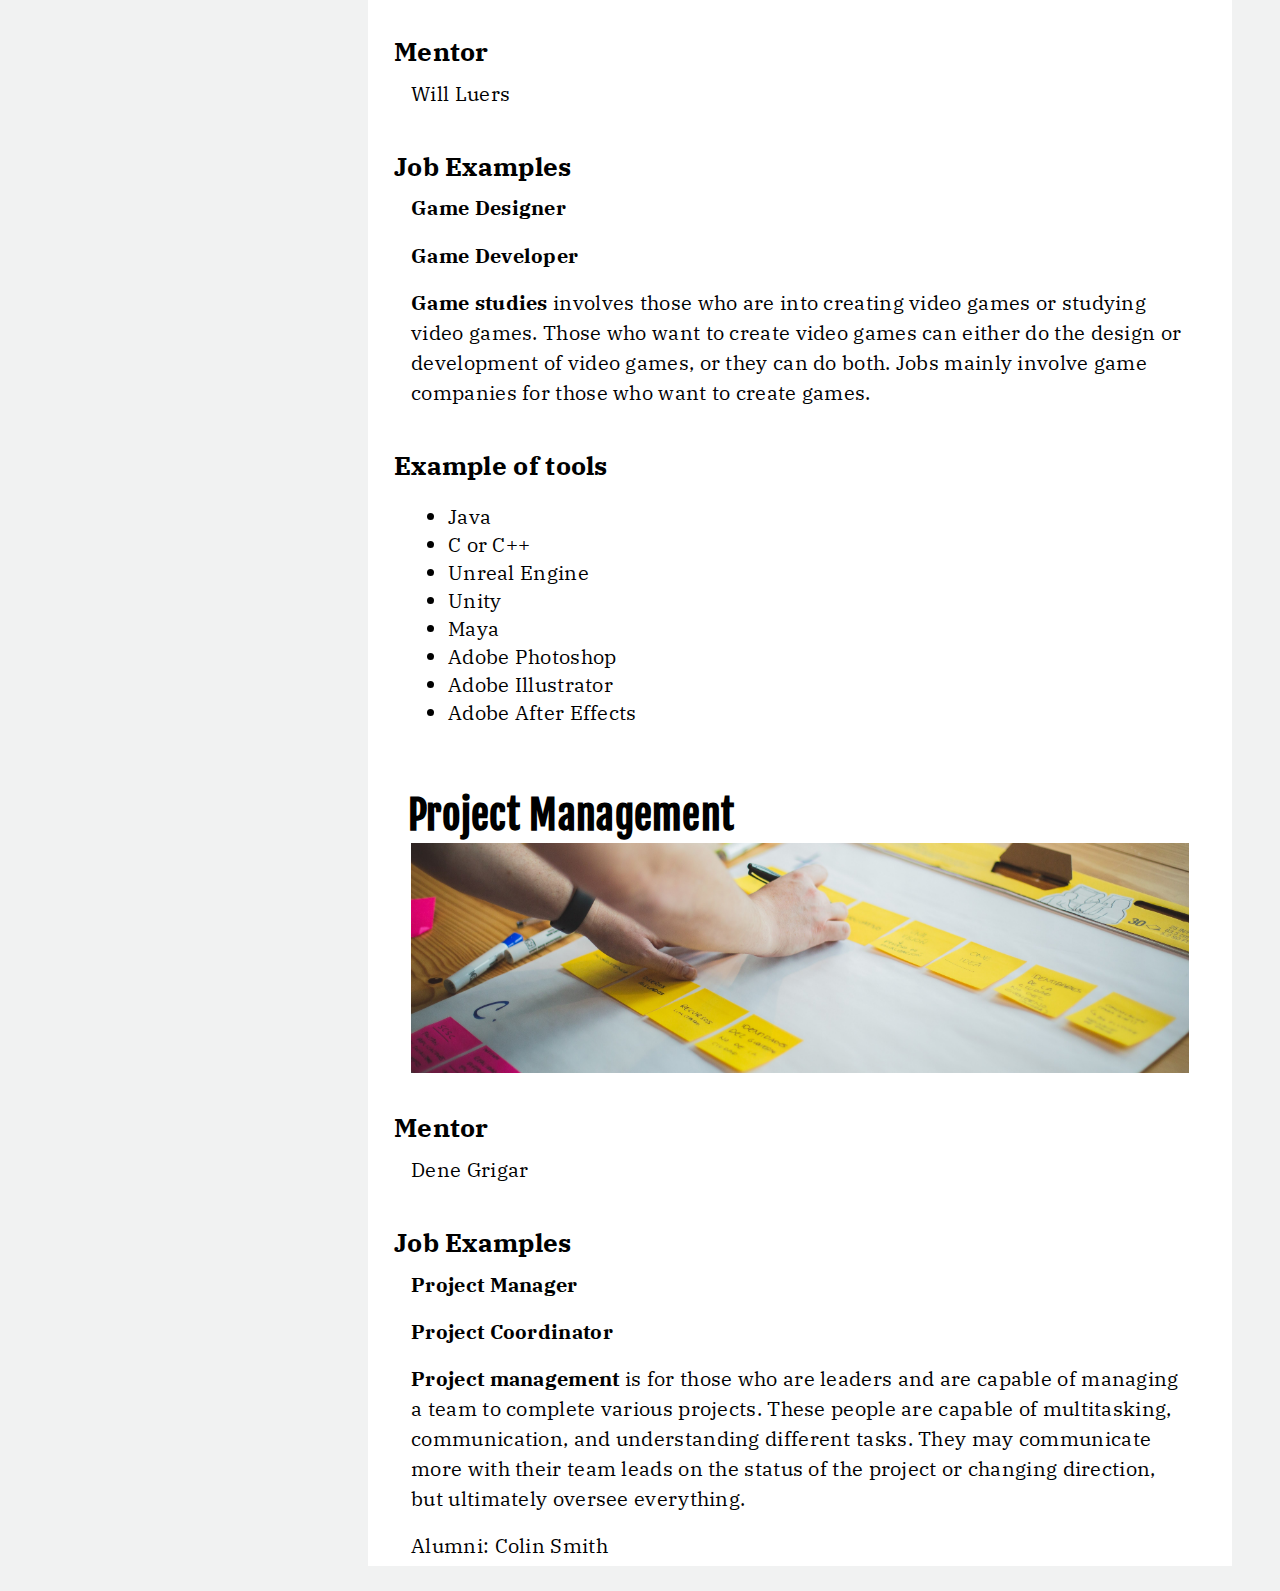
<file: superpowers.html>
<!DOCTYPE html>
<html>

<head>

  <meta charset="utf-8">
  <title>CMDC Handbook| Superpowers</title>

  <meta name="viewport" content="width=device-width, initial-scale=1">

  <!-- icons -->
  <link rel="apple-touch-icon" sizes="180x180" href="icons/apple-touch-icon.png">
  <link rel="icon" type="image/png" sizes="32x32" href="icons/favicon-32x32.png">
  <link rel="icon" type="image/png" sizes="16x16" href="icons/favicon-16x16.png">
  <link rel="manifest" href="icons/site.webmanifest">
  <link rel="mask-icon" href="icons/safari-pinned-tab.svg" color="#5bbad5">

  <!--Facebook metatags-->
  <meta property="og:title" content="">
  <meta property="og:description" content="">
  <meta property="og:image" content="url...">
  <meta property="og:url" content="url of page...">

  <!--Twitter metatags-->
  <meta name="twitter:title" content="">
  <meta name="twitter:description" content="">
  <meta name="twitter:image" content="">
  <meta name="twitter:card" content="summary_large_image">


  <!-- css styles -->
  <link type="text/css" rel="stylesheet" href="styles.css">

  <link href="https://fonts.googleapis.com/css?family=Open+Sans" rel="stylesheet">
  <link
    href="https://fonts.googleapis.com/css?family=IBM+Plex+Mono:400,400i%7CIBM+Plex+Sans+Condensed:400,400i%7CIBM+Plex+Sans:100,100i,400,400i,700,700i%7CIBM+Plex+Serif:400,400i&amp;display=swap"
    rel="stylesheet">
  <link href="https://fonts.googleapis.com/css?family=Fjalla+One&display=swap" rel="stylesheet">

</head>

<body>

  <header>

    <!----------------------------------------------------------------------------------------
  CHAPTER MENU 
   ---------------------------------------------------------------------------------------->
    <div id="burger">
      <span style="font-size:30px;cursor:pointer" onclick="openNav()">&#9776;</span>
    </div>

    <div id="mainSidenav" class="sidenav">
      <a href="javascript:void(0)" id="close-btn" class="closebtn" onclick="closeNav()">&times;</a>

      <h1 id="title3">The CMDC Handbook</span><span class="small">Your Guide to The Program</span></h1>
      <img class="logo" src="img/dtc-title-logo.png">
      <hr>

      <nav>
        <div id="menu">
          <button class="accordion" id="intr" onclick="window.location.href='index.html';">Introduction</button>


          <button class="accordion" id="prog">Program Information</button>
          <div class="panel" id="panel2" style="display: none;">
            <ul>
              <a href="program-info.html#prog">
                <li>Program Information</li>
              </a>
              <a href="program-info.html#toc_1">
                <li>Tools</li>
              </a>
              <a href="program-info.html#toc_9">
                <li>CMDC Speciality Road Maps</li>
              </a>
              <a href="program-info.html#toc_17">
                <li>Student Experiences</li>
              </a>
            </ul>
          </div>

          <button class="accordion" id="facu" onclick="window.location.href='faculty.html';">Faculty & Staff</button>

          <button class="accordion" id="supe">Superpowers</button>
          <div class="panel" id="panel2">
            <ul>
              <a href="superpowers.html#supe">
                <li>What are Superpowers?</li>
              </a>
              <a href="superpowers.html#toc_0">
                <li>Web Development</li>
              </a>
              <a href="superpowers.html#toc_5">
                <li>Audio/Video</li>
              </a>
              <a href="superpowers.html#toc_8">
                <li>Multimedia Design</li>
              </a>
              <a href="superpowers.html#toc_11">
                <li>Social Media</li>
              </a>
              <a href="superpowers.html#toc_14">
                <li>Animation</li>
              </a>
              <a href="superpowers.html#toc_17">
                <li>Digital Publishing</li>
              </a>
              <a href="superpowers.html#toc_20">
                <li>UX/UI</li>
              </a>
              <a href="superpowers.html#toc_23">
                <li>Game Studies</li>
              </a>
              <a href="superpowers.html#toc_26">
                <li>Project Management</li>
              </a>
            </ul>
          </div>

          <button class="accordion" id="seni">Senior Seminar</button>
          <div class="panel" id="panel2" style="display: none;">
            <ul>
              <a href="senior-seminar.html#seni">
                <li>The Seminar</li>
              </a>
              <a href="senior-seminar.html#toc_0">
                <li>Structure</li>
              </a>
              <a href="senior-seminar.html#toc_8">
                <li>Teams</li>
              </a>
              <a href="senior-seminar.html#toc_13">
                <li>What team will you be on?</li>
              </a>
              <a href="senior-seminar.html#toc_14">
                <li>Past Projects</li>
              </a>
              <a href="senior-seminar.html#toc_15">
                <li>Resume and Portfolio</li>
              </a>
            </ul>
          </div>

          <button class="accordion" id="camp" onclick="window.location.href='campus-support.html';">Campus &
            Support</button>

          <button class="accordion" id="cred" onclick="window.location.href='credits.html';">Credits</button>

          <hr>

          <p>This publication was created in the Fall of 2022 by the students of DTC 338 - Digital Publishing.</p>
          <div class="logos">
            <img id="img27" src="img/cmdc-logo.jpg" alt="publisher logo">
          </div>


        </div>
      </nav><!-- end menu -->

    </div> <!-- mainSidenav-->

  </header>


  <body>

    <div id="main">

      <div id="supBG">
        <h1 id="title1" h1>
          <span>Superpowers</span>
        </h1>
      </div>

      <div class="wrapper">

        <div class="content">
          <h2 class="super">What are Superpowers?</h2>
          <p>Superpowers are how the CDMC program refers to a student's area of specialty, where they have the most
            skills and want to focus their career. The CMDC program is awesome because there are so many specialties to
            choose from that your degree can be tailored to prepare for work you're really passionate about!</p>

          <p>This page gives an overview of what Superpowers are offered by the CDMC program and gives a description of
            the Superpower along with a description of the jobs and tools that are used in that Superpower. Take a look
            through these options and see which appeals to you the most!</p>

          <h2 class="super" id="toc_0">Web Development</h2>
          <img id="img14" src="img/web-dev_cropped.jpg" alt="Code on a computer">
          <h3 id="toc_1">Mentor</h3>
          <p>Will Luers &amp; John Barber</p>
          <h3 id="toc_2">Job Examples</h3>
          <p><strong>Front End Designer</strong></p>
          <p><strong>Back End Designer</strong></p>
          <p><strong>Full Stack Web Developer (front and back)</strong></p>
          <p><strong>Search Engine Optimization Specialist (SEO)</strong></p>
          <p><strong>Content Developer (video, images, writing, sound, etc.)</strong></p>
          <p><strong>Web design and development</strong> is a field that focuses on creating webpages and web apps. It
            can include frontend, backend, and full stack work. Job titles can vary depending on the employer and job
            requirements; some examples include web developer, frontend developer, backend developer, JavaScript
            developer, web designer, software engineer, and content or web specialist. There are a large variety of
            tools and technologies used in this field.</p>
          <p><strong>Search Engine Optimization</strong>, abbreviated SEO, is about boosting the ranking and visibility
            of a website and its content. Typically SEO is part of creating websites, but it can also be considered part
            of social media strategies as it helps increase the presence of the website and whatever person or company
            it represents. Some of the technologies used include Google Search Engine, meta tags and schema in HTML5,
            and using specific keywords to attract users. If the website is based in WordPress, Yoast is a major plugin
            among several that help with SEO.</p>
          <h3 id="toc_3">Example of tools</h3>
          <ul class="seminar_lists">
            <li>HTML5</li>
            <li>CSS3</li>
            <li>JavaScript</li>
            <li>PHP</li>
            <li>SQL</li>
          </ul>
          <h3 id="toc_4">Text editors/IDEs</h3>
          <ul class="seminar_lists">
            <li>Sublime</li>
            <li>VS Code</li>
            <li>Brackets</li>
            <li>BBEdit</li>
            <li>Git and Github/Gitlab</li>
          </ul>
          <p>Alumni: Jacob Eddings, Cullen Thomas, Betsy Hanrahan, Jessica Grubbs, Jessica Unruh, Sorya Baxter, Roxana
            Moreno-Flores </p>
          <h2 class="super" id="toc_5">Audio/Video</h2>
          <img id="img15" src="img/audio-video_cropped.jpg" alt="Audio/video program on a computer">
          <h3 id="toc_6">Mentor</h3>
          <p>Will Luers &amp; Brenda Grell</p>
          <h3 id="toc_2">Job Examples</h3>
          <p><strong>Audio/Video Producer</strong></p>
          <p><strong>Audio/Video Post-Producer</strong></p>
          <p><strong>Audio/video production</strong> and post-production involves creating, editing, and finalizing
            audio and video media. Producers can generate their own content, but can also edit content that was
            previously filmed or recorded by different people. This can be things like environmental audio for games,
            soundtracks for movies, show or movie trailers, and promotional videos.</p>
          <h3 id="toc_7">Example of tools</h3>
          <ul class="seminar_lists">
            <li>Adobe After Effects</li>
            <li>Adobe Premiere Pro </li>
            <li>Adobe Audition</li>
          </ul>
          <p>Alumni: Joel Clapp, Ransom Reed</p>
          <h2 class="super" id="toc_8">Multimedia Design</h2>
          <img id="img16" src="img/multi-design_cropped.jpg" alt="Tablet with design software icons on it">
          <h3 id="toc_9">Mentor</h3>
          <p>Chris Dreger</p>
          <h3 id="toc_2">Job Examples</h3>
          <p><strong>Multimedia Designer</strong></p>
          <p><strong>Content Developer</strong></p>
          <p><strong>Multimedia design</strong> is a form of design that is primarily digital but can use techniques
            from traditional fine arts. It involves color theory, typography, form and function, as well as a knack for
            using design or art-based software. The designer’s work may include logos, illustrations for a website or
            digital book, or branding for a business or product.</p>
          <p><strong>Content development</strong> involves creating a variety of media and text items. This can range
            anywhere from blog posts, graphics, videos, and animation. The central idea is that something is being
            created. Companies may want a content creator to produce content for their social media, take photos, or
            create images for later use.</p>
          <h3 id="toc_10">Example of tools</h3>
          <ul class="seminar_lists">
            <li>Adobe Photoshop</li>
            <li>Illustrator</li>
            <li>InDesign</li>
          </ul>
          <p>Alumni: Miranda Embrey, Megan Tuthill, Katya Farinsky</p>
          <h2 class="super" id="toc_11">Social Media</h2>
          <img id="img17" src="img/social-media_cropped.jpg" alt="Phone with social media apps on it">
          <h3 id="toc_12">Mentor</h3>
          <p>Michael Rabby</p>
          <h3 id="toc_2">Job Examples</h3>
          <p><strong>Social Media Marketer</strong></p>
          <p><strong>Social Media Communication Specialist</strong></p>
          <p><strong>Search Engine Marketing (SEM) Specialist</strong></p>
          <p><strong>​​Social media</strong> as a superpower is about promoting and boosting the online presence of the
            company, website, or product. It involves conducting research into the userbase of said product and
            determining how best to reach them. It can also include managing social media accounts, posting to a blog,
            or developing new content for social media platforms.</p>
          <h3 id="toc_13">Example of tools</h3>
          <ul class="seminar_lists">
            <li>Later.com</li>
            <li>Canva</li>
            <li>Campaign Monitor</li>
            <li>Hootsuite</li>
          </ul>
          <p>Alumni: Tanner Schneider, Becca Roy, Kara Klaus</p>
          <h2 class="super" id="toc_14">Animation</h2>
          <img id="img18" src="img/animation_software.jpg" alt="A Variety of Animation Software Program Logos">
          <h3 id="toc_15">Mentor</h3>
          <p>Brenda Grell</p>
          <h3 id="toc_2">Job Examples</h3>
          <p><strong>2D/3D Animator</strong></p>
          <p><strong>3D Modeler</strong></p>
          <p><strong>Character Rigger</strong></p>
          <p><strong>Character Design</strong></p>
          <p><strong>Concept Artist</strong></p>
          <p><strong>Animation</strong> is all about knowing how to create animations fluently. This mainly involves
            those who can design in either 2D and/or 3D. Job examples are animators, concept artist, game developer,
            graphic designer, illustrator, VFX artist, and web designer.</p>
          <h3 id="toc_16">Example of tools</h3>
          <ul class="seminar_lists">
            <li>Adobe Premiere</li>
            <li>Adobe After Effects</li>
            <li>Adobe Animate</li>
            <li>Maya</li>
            <li>Blender</li>
          </ul>
          <p>Alumni: Jaden Denfeld, Lily Tan, Nix Pendergast, Flynn Gonzalez, Rachel Kramer</p>
          <h2 class="super" id="toc_17">Digital Publishing</h2>
          <img id="img19" src="img/digital-pub_cropped.jpg" alt="Someone typing on a computer">
          <h3 id="toc_18">Mentor</h3>
          <p>Will Luers</p>
          <h3 id="toc_2">Job Examples</h3>
          <p><strong>Multimedia Writer</strong></p>
          <p><strong>Digital publishing</strong> is for those who are involved with writing in the hypermedia area along
            with understanding the different mediums of writing. Jobs usually revolve around where writing is needed
            from writing for online media (newspapers and magazines) to multiple varieties (video games, television and
            film). Some jobs would require one to understand how to use hypertext.</p>
          <h3 id="toc_19">Example of tools</h3>
          <ul class="seminar_lists">
            <li>HTML5</li>
            <li>Adobe Creative Suite</li>
          </ul>
          <p>Alumni: Stratton Slater</p>
          <h2 class="super" id="toc_20">UX/UI Design</h2>
          <img id="img20" src="img/ux-ui_cropped.jpg" alt="Someone holding a phone in front of a computer">
          <h3 id="toc_21">Mentor</h3>
          <p>John Barber</p>
          <h3 id="toc_2">Job Examples</h3>
          <p><strong>UX/UI Designer</strong></p>
          <p><strong>Information Architect</strong></p>
          <p><strong>UX Researcher</strong></p>
          <p><strong>UX/UI design</strong>, or user experience/user interface design, is a field that emphasizes
            designing products, interfaces, websites, or tools that work intuitively with its userbase. They do
            research, conduct tests, and make recommendations based on their findings. They can also create the design
            of the product itself, using tools like Figma or Adobe XD. That said, some of their design work can also be
            done with simple paper and pens.</p>
          <h3 id="toc_22">Example of tools</h3>
          <ul class="seminar_lists">
            <li>Adobe XD</li>
            <li>Adobe Illustrator</li>
            <li>Figma</li>
            <li>Sketch</li>
            <li>Axure RP</li>
          </ul>
          <p>Alumni: Michael Carson, Tair Tedorov, Lauren Varney</p>
          <h2 class="super" id="toc_23">Game Studies</h2>
          <img id="img21" src="img/game-studies_cropped.jpg" alt="Two people holding video game controllers">
          <h3 id="toc_24">Mentor</h3>
          <p>Will Luers</p>
          <h3 id="toc_2">Job Examples</h3>
          <p><strong>Game Designer</strong></p>
          <p><strong>Game Developer</strong></p>
          <p><strong>Game studies</strong> involves those who are into creating video games or studying video games.
            Those who want to create video games can either do the design or development of video games, or they can do
            both. Jobs mainly involve game companies for those who want to create games.</p>
          <h3 id="toc_25">Example of tools</h3>
          <ul class="seminar_lists">
            <li>Java</li>
            <li>C or C++</li>
            <li>Unreal Engine</li>
            <li>Unity</li>
            <li>Maya</li>
            <li>Adobe Photoshop</li>
            <li>Adobe Illustrator</li>
            <li>Adobe After Effects</li>
          </ul>
          <h2 id="toc_26">Project Management</h2>
          <img id="img22" src="img/proj-manage_cropped.jpg" alt="Someone creating a schedule">
          <h3 id="toc_27">Mentor</h3>
          <p>Dene Grigar</p>
          <h3 id="toc_2">Job Examples</h3>
          <p><strong>Project Manager</strong></p>
          <p><strong>Project Coordinator</strong></p>
          <p><strong>Project management</strong> is for those who are leaders and are capable of managing a team to
            complete various projects. These people are capable of multitasking, communication, and understanding
            different tasks. They may communicate more with their team leads on the status of the project or changing
            direction, but ultimately oversee everything.</p>
          <p>Alumni: Colin Smith</p>
        </div>


        <script type="text/javascript" src="script.js"></script>

        <script src="https://ajax.googleapis.com/ajax/libs/jquery/3.3.1/jquery.min.js"></script>

        <script>
          //this runs the function to switch display of side menu depending on device width
          toggleNav(x);
        </script>

      </div> <!-- closes wrapper -->
    </div> <!-- closes main -->


  </body>

</html>
</file>
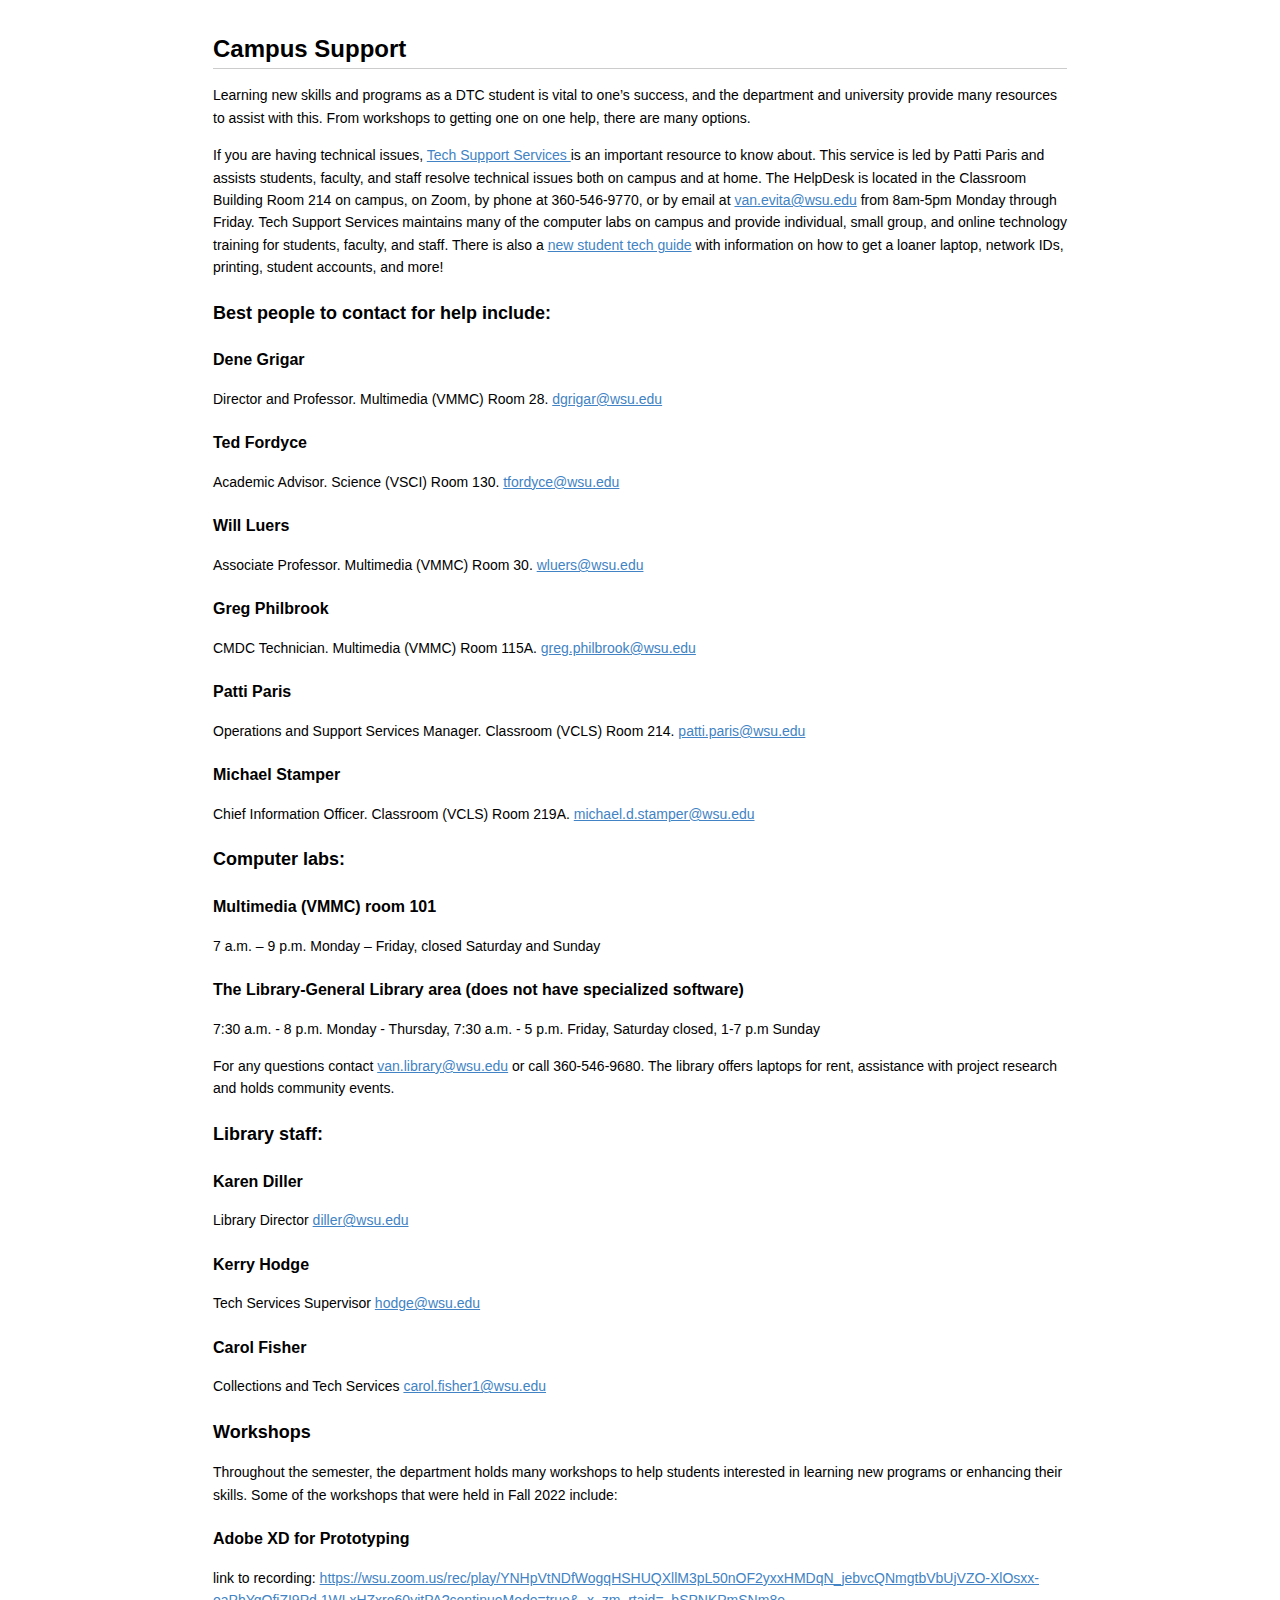
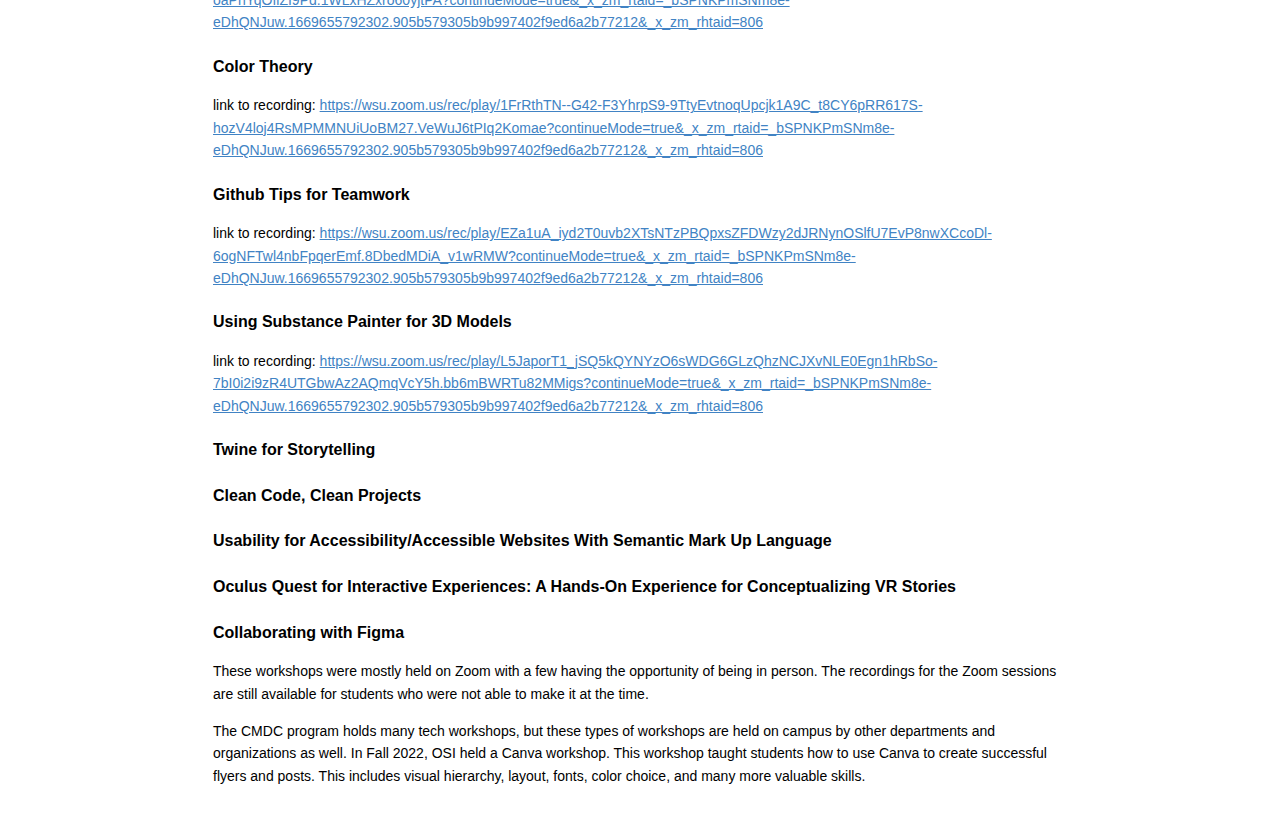
<file: Converted HTML for DigiPub final/Campus Support.html>
<!DOCTYPE html>
<html>

<head>

<meta charset="utf-8">
<meta name="viewport" content="width=device-width, initial-scale=1.0, user-scalable=yes">
<title>338 DigiPub Final - Campus Support\338 DigiPub Final - Campus Support</title>


<style type="text/css">
body {
  font-family: Helvetica, arial, sans-serif;
  font-size: 14px;
  line-height: 1.6;
  padding-top: 10px;
  padding-bottom: 10px;
  background-color: white;
  padding: 30px; }

body > *:first-child {
  margin-top: 0 !important; }
body > *:last-child {
  margin-bottom: 0 !important; }

a {
  color: #4183C4; }
a.absent {
  color: #cc0000; }
a.anchor {
  display: block;
  padding-left: 30px;
  margin-left: -30px;
  cursor: pointer;
  position: absolute;
  top: 0;
  left: 0;
  bottom: 0; }

h1, h2, h3, h4, h5, h6 {
  margin: 20px 0 10px;
  padding: 0;
  font-weight: bold;
  -webkit-font-smoothing: antialiased;
  cursor: text;
  position: relative; }

h1:hover a.anchor, h2:hover a.anchor, h3:hover a.anchor, h4:hover a.anchor, h5:hover a.anchor, h6:hover a.anchor {
  background: url([data-uri]) no-repeat 10px center;
  text-decoration: none; }

h1 tt, h1 code {
  font-size: inherit; }

h2 tt, h2 code {
  font-size: inherit; }

h3 tt, h3 code {
  font-size: inherit; }

h4 tt, h4 code {
  font-size: inherit; }

h5 tt, h5 code {
  font-size: inherit; }

h6 tt, h6 code {
  font-size: inherit; }

h1 {
  font-size: 28px;
  color: black; }

h2 {
  font-size: 24px;
  border-bottom: 1px solid #cccccc;
  color: black; }

h3 {
  font-size: 18px; }

h4 {
  font-size: 16px; }

h5 {
  font-size: 14px; }

h6 {
  color: #777777;
  font-size: 14px; }

p, blockquote, ul, ol, dl, li, table, pre {
  margin: 15px 0; }

hr {
  background: transparent url([data-uri]) repeat-x 0 0;
  border: 0 none;
  color: #cccccc;
  height: 4px;
  padding: 0;
}

body > h2:first-child {
  margin-top: 0;
  padding-top: 0; }
body > h1:first-child {
  margin-top: 0;
  padding-top: 0; }
  body > h1:first-child + h2 {
    margin-top: 0;
    padding-top: 0; }
body > h3:first-child, body > h4:first-child, body > h5:first-child, body > h6:first-child {
  margin-top: 0;
  padding-top: 0; }

a:first-child h1, a:first-child h2, a:first-child h3, a:first-child h4, a:first-child h5, a:first-child h6 {
  margin-top: 0;
  padding-top: 0; }

h1 p, h2 p, h3 p, h4 p, h5 p, h6 p {
  margin-top: 0; }

li p.first {
  display: inline-block; }
li {
  margin: 0; }
ul, ol {
  padding-left: 30px; }

ul :first-child, ol :first-child {
  margin-top: 0; }

dl {
  padding: 0; }
  dl dt {
    font-size: 14px;
    font-weight: bold;
    font-style: italic;
    padding: 0;
    margin: 15px 0 5px; }
    dl dt:first-child {
      padding: 0; }
    dl dt > :first-child {
      margin-top: 0; }
    dl dt > :last-child {
      margin-bottom: 0; }
  dl dd {
    margin: 0 0 15px;
    padding: 0 15px; }
    dl dd > :first-child {
      margin-top: 0; }
    dl dd > :last-child {
      margin-bottom: 0; }

blockquote {
  border-left: 4px solid #dddddd;
  padding: 0 15px;
  color: #777777; }
  blockquote > :first-child {
    margin-top: 0; }
  blockquote > :last-child {
    margin-bottom: 0; }

table {
  padding: 0;border-collapse: collapse; }
  table tr {
    border-top: 1px solid #cccccc;
    background-color: white;
    margin: 0;
    padding: 0; }
    table tr:nth-child(2n) {
      background-color: #f8f8f8; }
    table tr th {
      font-weight: bold;
      border: 1px solid #cccccc;
      margin: 0;
      padding: 6px 13px; }
    table tr td {
      border: 1px solid #cccccc;
      margin: 0;
      padding: 6px 13px; }
    table tr th :first-child, table tr td :first-child {
      margin-top: 0; }
    table tr th :last-child, table tr td :last-child {
      margin-bottom: 0; }

img {
  max-width: 100%; }

span.frame {
  display: block;
  overflow: hidden; }
  span.frame > span {
    border: 1px solid #dddddd;
    display: block;
    float: left;
    overflow: hidden;
    margin: 13px 0 0;
    padding: 7px;
    width: auto; }
  span.frame span img {
    display: block;
    float: left; }
  span.frame span span {
    clear: both;
    color: #333333;
    display: block;
    padding: 5px 0 0; }
span.align-center {
  display: block;
  overflow: hidden;
  clear: both; }
  span.align-center > span {
    display: block;
    overflow: hidden;
    margin: 13px auto 0;
    text-align: center; }
  span.align-center span img {
    margin: 0 auto;
    text-align: center; }
span.align-right {
  display: block;
  overflow: hidden;
  clear: both; }
  span.align-right > span {
    display: block;
    overflow: hidden;
    margin: 13px 0 0;
    text-align: right; }
  span.align-right span img {
    margin: 0;
    text-align: right; }
span.float-left {
  display: block;
  margin-right: 13px;
  overflow: hidden;
  float: left; }
  span.float-left span {
    margin: 13px 0 0; }
span.float-right {
  display: block;
  margin-left: 13px;
  overflow: hidden;
  float: right; }
  span.float-right > span {
    display: block;
    overflow: hidden;
    margin: 13px auto 0;
    text-align: right; }

code, tt {
  margin: 0 2px;
  padding: 0 5px;
  white-space: nowrap;
  border: 1px solid #eaeaea;
  background-color: #f8f8f8;
  border-radius: 3px; }

pre code {
  margin: 0;
  padding: 0;
  white-space: pre;
  border: none;
  background: transparent; }

.highlight pre {
  background-color: #f8f8f8;
  border: 1px solid #cccccc;
  font-size: 13px;
  line-height: 19px;
  overflow: auto;
  padding: 6px 10px;
  border-radius: 3px; }

pre {
  background-color: #f8f8f8;
  border: 1px solid #cccccc;
  font-size: 13px;
  line-height: 19px;
  overflow: auto;
  padding: 6px 10px;
  border-radius: 3px; }
  pre code, pre tt {
    background-color: transparent;
    border: none; }

sup {
    font-size: 0.83em;
    vertical-align: super;
    line-height: 0;
}

kbd {
  display: inline-block;
  padding: 3px 5px;
  font-size: 11px;
  line-height: 10px;
  color: #555;
  vertical-align: middle;
  background-color: #fcfcfc;
  border: solid 1px #ccc;
  border-bottom-color: #bbb;
  border-radius: 3px;
  box-shadow: inset 0 -1px 0 #bbb
}

* {
	-webkit-print-color-adjust: exact;
}
@media screen and (min-width: 914px) {
    body {
        width: 854px;
        margin:0 auto;
    }
}
@media print {
	table, pre {
		page-break-inside: avoid;
	}
	pre {
		word-wrap: break-word;
	}
  body {
    padding: 2cm; 
  }
}
</style>


</head>

<body>

<h2 id="toc_0">Campus Support</h2>

<p>Learning new skills and programs as a DTC student is vital to one’s success, and the department and university provide many resources to assist with this. From workshops to getting one on one help, there are many options.</p>

<p>If you are having technical issues, <a href="https://www.vancouver.wsu.edu/information-technology/tech-support-services">Tech Support Services </a>is an important resource to know about. This service is led by Patti Paris and assists students, faculty, and staff resolve technical issues both on campus and at home. The HelpDesk is located in the Classroom Building Room 214 on campus, on Zoom, by phone at 360-546-9770, or by email at <a href="mailto:van.evita@wsu.edu">van.evita@wsu.edu</a> from 8am-5pm Monday through Friday. Tech Support Services maintains many of the computer labs on campus and provide individual, small group, and online technology training for students, faculty, and staff. There is also a <a href="https://www.vancouver.wsu.edu/information-technology/new-student-tech-guide">new student tech guide</a> with information on how to get a loaner laptop, network IDs, printing, student accounts, and more!</p>

<h3 id="toc_1">Best people to contact for help include:</h3>

<h4 id="toc_2">Dene Grigar</h4>

<p>Director and Professor. Multimedia (VMMC) Room 28. <a href="mailto:dgrigar@wsu.edu">dgrigar@wsu.edu</a> </p>

<h4 id="toc_3">Ted Fordyce</h4>

<p>Academic Advisor. Science (VSCI) Room 130. <a href="mailto:tfordyce@wsu.edu">tfordyce@wsu.edu</a> </p>

<h4 id="toc_4">Will Luers</h4>

<p>Associate Professor. Multimedia (VMMC) Room 30. <a href="mailto:wluers@wsu.edu">wluers@wsu.edu</a> </p>

<h4 id="toc_5">Greg Philbrook</h4>

<p>CMDC Technician. Multimedia (VMMC) Room 115A. <a href="mailto:greg.philbrook@wsu.edu">greg.philbrook@wsu.edu</a> </p>

<h4 id="toc_6">Patti Paris</h4>

<p>Operations and Support Services Manager. Classroom (VCLS) Room 214. <a href="mailto:patti.paris@wsu.edu">patti.paris@wsu.edu</a> </p>

<h4 id="toc_7">Michael Stamper</h4>

<p>Chief Information Officer. Classroom (VCLS) Room 219A. <a href="mailto:michael.d.stamper@wsu.edu">michael.d.stamper@wsu.edu</a> </p>

<h3 id="toc_8">Computer labs:</h3>

<h4 id="toc_9">Multimedia (VMMC) room 101</h4>

<p>7 a.m. – 9 p.m. Monday – Friday, closed Saturday and Sunday</p>

<h4 id="toc_10">The Library-General Library area (does not have specialized software)</h4>

<p>7:30 a.m. - 8 p.m. Monday - Thursday, 7:30 a.m. - 5 p.m. Friday, Saturday closed, 1-7 p.m Sunday</p>

<p>For any questions contact <a href="mailto:van.library@wsu.edu">van.library@wsu.edu</a> or call 360-546-9680. The library offers laptops for rent, assistance with project research and holds community events. </p>

<h3 id="toc_11">Library staff:</h3>

<h4 id="toc_12">Karen Diller</h4>

<p>Library Director <a href="mailto:diller@wsu.edu">diller@wsu.edu</a></p>

<h4 id="toc_13">Kerry Hodge</h4>

<p>Tech Services Supervisor <a href="mailto:hodge@wsu.edu">hodge@wsu.edu</a> </p>

<h4 id="toc_14">Carol Fisher</h4>

<p>Collections and Tech Services <a href="mailto:carol.fisher1@wsu.edu">carol.fisher1@wsu.edu</a> </p>

<h3 id="toc_15">Workshops</h3>

<p>Throughout the semester, the department holds many workshops to help students interested in learning new programs or enhancing their skills. Some of the workshops that were held in Fall 2022 include:</p>

<h4 id="toc_16">Adobe XD for Prototyping</h4>

<p>link to recording: <a href="https://wsu.zoom.us/rec/play/YNHpVtNDfWogqHSHUQXllM3pL50nOF2yxxHMDqN_jebvcQNmgtbVbUjVZO-XlOsxx-oaPhYqOfiZI9Pd.1WLxHZxro60yjtPA?continueMode=true&amp;_x_zm_rtaid=_bSPNKPmSNm8e-eDhQNJuw.1669655792302.905b579305b9b997402f9ed6a2b77212&amp;_x_zm_rhtaid=806">https://wsu.zoom.us/rec/play/YNHpVtNDfWogqHSHUQXllM3pL50nOF2yxxHMDqN_jebvcQNmgtbVbUjVZO-XlOsxx-oaPhYqOfiZI9Pd.1WLxHZxro60yjtPA?continueMode=true&amp;_x_zm_rtaid=_bSPNKPmSNm8e-eDhQNJuw.1669655792302.905b579305b9b997402f9ed6a2b77212&amp;_x_zm_rhtaid=806</a> </p>

<h4 id="toc_17">Color Theory</h4>

<p>link to recording: <a href="https://wsu.zoom.us/rec/play/1FrRthTN--G42-F3YhrpS9-9TtyEvtnoqUpcjk1A9C_t8CY6pRR617S-hozV4loj4RsMPMMNUiUoBM27.VeWuJ6tPIq2Komae?continueMode=true&amp;_x_zm_rtaid=_bSPNKPmSNm8e-eDhQNJuw.1669655792302.905b579305b9b997402f9ed6a2b77212&amp;_x_zm_rhtaid=806">https://wsu.zoom.us/rec/play/1FrRthTN--G42-F3YhrpS9-9TtyEvtnoqUpcjk1A9C_t8CY6pRR617S-hozV4loj4RsMPMMNUiUoBM27.VeWuJ6tPIq2Komae?continueMode=true&amp;_x_zm_rtaid=_bSPNKPmSNm8e-eDhQNJuw.1669655792302.905b579305b9b997402f9ed6a2b77212&amp;_x_zm_rhtaid=806</a> </p>

<h4 id="toc_18">Github Tips for Teamwork</h4>

<p>link to recording: <a href="https://wsu.zoom.us/rec/play/EZa1uA_iyd2T0uvb2XTsNTzPBQpxsZFDWzy2dJRNynOSlfU7EvP8nwXCcoDl-6ogNFTwl4nbFpqerEmf.8DbedMDiA_v1wRMW?continueMode=true&amp;_x_zm_rtaid=_bSPNKPmSNm8e-eDhQNJuw.1669655792302.905b579305b9b997402f9ed6a2b77212&amp;_x_zm_rhtaid=806">https://wsu.zoom.us/rec/play/EZa1uA_iyd2T0uvb2XTsNTzPBQpxsZFDWzy2dJRNynOSlfU7EvP8nwXCcoDl-6ogNFTwl4nbFpqerEmf.8DbedMDiA_v1wRMW?continueMode=true&amp;_x_zm_rtaid=_bSPNKPmSNm8e-eDhQNJuw.1669655792302.905b579305b9b997402f9ed6a2b77212&amp;_x_zm_rhtaid=806</a> </p>

<h4 id="toc_19">Using Substance Painter for 3D Models</h4>

<p>link to recording: <a href="https://wsu.zoom.us/rec/play/L5JaporT1_jSQ5kQYNYzO6sWDG6GLzQhzNCJXvNLE0Egn1hRbSo-7bI0i2i9zR4UTGbwAz2AQmqVcY5h.bb6mBWRTu82MMigs?continueMode=true&amp;_x_zm_rtaid=_bSPNKPmSNm8e-eDhQNJuw.1669655792302.905b579305b9b997402f9ed6a2b77212&amp;_x_zm_rhtaid=806">https://wsu.zoom.us/rec/play/L5JaporT1_jSQ5kQYNYzO6sWDG6GLzQhzNCJXvNLE0Egn1hRbSo-7bI0i2i9zR4UTGbwAz2AQmqVcY5h.bb6mBWRTu82MMigs?continueMode=true&amp;_x_zm_rtaid=_bSPNKPmSNm8e-eDhQNJuw.1669655792302.905b579305b9b997402f9ed6a2b77212&amp;_x_zm_rhtaid=806</a> </p>

<h4 id="toc_20">Twine for Storytelling</h4>

<h4 id="toc_21">Clean Code, Clean Projects</h4>

<h4 id="toc_22">Usability for Accessibility/Accessible Websites With Semantic Mark Up Language</h4>

<h4 id="toc_23">Oculus Quest for Interactive Experiences: A Hands-On Experience for Conceptualizing VR Stories</h4>

<h4 id="toc_24">Collaborating with Figma</h4>

<p>These workshops were mostly held on Zoom with a few having the opportunity of being in person. The recordings for the Zoom sessions are still available for students who were not able to make it at the time. </p>

<p>The CMDC program holds many tech workshops, but these types of workshops are held on campus by other departments and organizations as well. In Fall 2022, OSI held a Canva workshop. This workshop taught students how to use Canva to create successful flyers and posts. This includes visual hierarchy, layout, fonts, color choice, and many more valuable skills. </p>




</body>

</html>
</file>
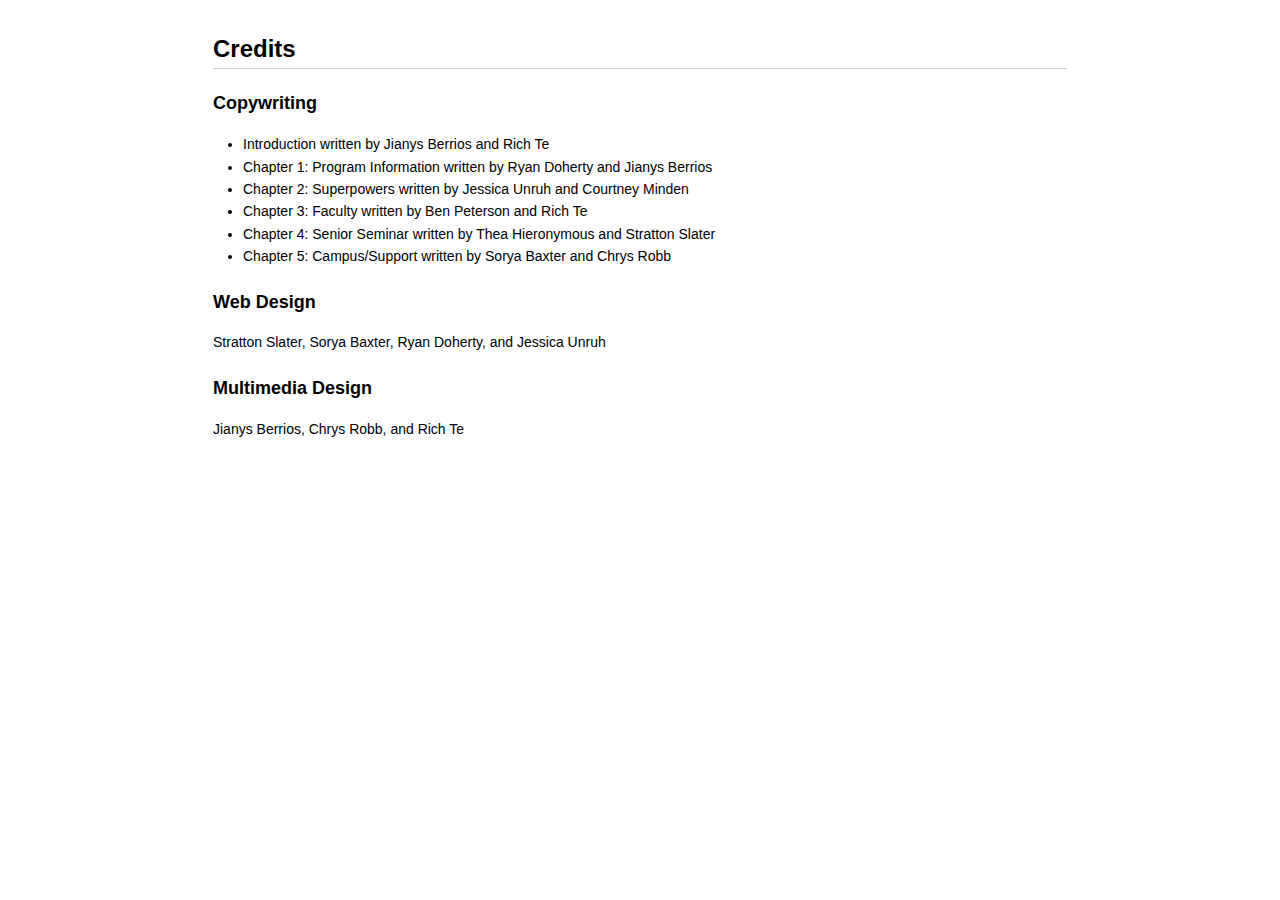
<file: Converted HTML for DigiPub final/Credits.html>
<!DOCTYPE html>
<html>

<head>

<meta charset="utf-8">
<meta name="viewport" content="width=device-width, initial-scale=1.0, user-scalable=yes">
<title>338 DigiPub Final - Credits\338 DigiPub Final - Credits</title>


<style type="text/css">
body {
  font-family: Helvetica, arial, sans-serif;
  font-size: 14px;
  line-height: 1.6;
  padding-top: 10px;
  padding-bottom: 10px;
  background-color: white;
  padding: 30px; }

body > *:first-child {
  margin-top: 0 !important; }
body > *:last-child {
  margin-bottom: 0 !important; }

a {
  color: #4183C4; }
a.absent {
  color: #cc0000; }
a.anchor {
  display: block;
  padding-left: 30px;
  margin-left: -30px;
  cursor: pointer;
  position: absolute;
  top: 0;
  left: 0;
  bottom: 0; }

h1, h2, h3, h4, h5, h6 {
  margin: 20px 0 10px;
  padding: 0;
  font-weight: bold;
  -webkit-font-smoothing: antialiased;
  cursor: text;
  position: relative; }

h1:hover a.anchor, h2:hover a.anchor, h3:hover a.anchor, h4:hover a.anchor, h5:hover a.anchor, h6:hover a.anchor {
  background: url([data-uri]) no-repeat 10px center;
  text-decoration: none; }

h1 tt, h1 code {
  font-size: inherit; }

h2 tt, h2 code {
  font-size: inherit; }

h3 tt, h3 code {
  font-size: inherit; }

h4 tt, h4 code {
  font-size: inherit; }

h5 tt, h5 code {
  font-size: inherit; }

h6 tt, h6 code {
  font-size: inherit; }

h1 {
  font-size: 28px;
  color: black; }

h2 {
  font-size: 24px;
  border-bottom: 1px solid #cccccc;
  color: black; }

h3 {
  font-size: 18px; }

h4 {
  font-size: 16px; }

h5 {
  font-size: 14px; }

h6 {
  color: #777777;
  font-size: 14px; }

p, blockquote, ul, ol, dl, li, table, pre {
  margin: 15px 0; }

hr {
  background: transparent url([data-uri]) repeat-x 0 0;
  border: 0 none;
  color: #cccccc;
  height: 4px;
  padding: 0;
}

body > h2:first-child {
  margin-top: 0;
  padding-top: 0; }
body > h1:first-child {
  margin-top: 0;
  padding-top: 0; }
  body > h1:first-child + h2 {
    margin-top: 0;
    padding-top: 0; }
body > h3:first-child, body > h4:first-child, body > h5:first-child, body > h6:first-child {
  margin-top: 0;
  padding-top: 0; }

a:first-child h1, a:first-child h2, a:first-child h3, a:first-child h4, a:first-child h5, a:first-child h6 {
  margin-top: 0;
  padding-top: 0; }

h1 p, h2 p, h3 p, h4 p, h5 p, h6 p {
  margin-top: 0; }

li p.first {
  display: inline-block; }
li {
  margin: 0; }
ul, ol {
  padding-left: 30px; }

ul :first-child, ol :first-child {
  margin-top: 0; }

dl {
  padding: 0; }
  dl dt {
    font-size: 14px;
    font-weight: bold;
    font-style: italic;
    padding: 0;
    margin: 15px 0 5px; }
    dl dt:first-child {
      padding: 0; }
    dl dt > :first-child {
      margin-top: 0; }
    dl dt > :last-child {
      margin-bottom: 0; }
  dl dd {
    margin: 0 0 15px;
    padding: 0 15px; }
    dl dd > :first-child {
      margin-top: 0; }
    dl dd > :last-child {
      margin-bottom: 0; }

blockquote {
  border-left: 4px solid #dddddd;
  padding: 0 15px;
  color: #777777; }
  blockquote > :first-child {
    margin-top: 0; }
  blockquote > :last-child {
    margin-bottom: 0; }

table {
  padding: 0;border-collapse: collapse; }
  table tr {
    border-top: 1px solid #cccccc;
    background-color: white;
    margin: 0;
    padding: 0; }
    table tr:nth-child(2n) {
      background-color: #f8f8f8; }
    table tr th {
      font-weight: bold;
      border: 1px solid #cccccc;
      margin: 0;
      padding: 6px 13px; }
    table tr td {
      border: 1px solid #cccccc;
      margin: 0;
      padding: 6px 13px; }
    table tr th :first-child, table tr td :first-child {
      margin-top: 0; }
    table tr th :last-child, table tr td :last-child {
      margin-bottom: 0; }

img {
  max-width: 100%; }

span.frame {
  display: block;
  overflow: hidden; }
  span.frame > span {
    border: 1px solid #dddddd;
    display: block;
    float: left;
    overflow: hidden;
    margin: 13px 0 0;
    padding: 7px;
    width: auto; }
  span.frame span img {
    display: block;
    float: left; }
  span.frame span span {
    clear: both;
    color: #333333;
    display: block;
    padding: 5px 0 0; }
span.align-center {
  display: block;
  overflow: hidden;
  clear: both; }
  span.align-center > span {
    display: block;
    overflow: hidden;
    margin: 13px auto 0;
    text-align: center; }
  span.align-center span img {
    margin: 0 auto;
    text-align: center; }
span.align-right {
  display: block;
  overflow: hidden;
  clear: both; }
  span.align-right > span {
    display: block;
    overflow: hidden;
    margin: 13px 0 0;
    text-align: right; }
  span.align-right span img {
    margin: 0;
    text-align: right; }
span.float-left {
  display: block;
  margin-right: 13px;
  overflow: hidden;
  float: left; }
  span.float-left span {
    margin: 13px 0 0; }
span.float-right {
  display: block;
  margin-left: 13px;
  overflow: hidden;
  float: right; }
  span.float-right > span {
    display: block;
    overflow: hidden;
    margin: 13px auto 0;
    text-align: right; }

code, tt {
  margin: 0 2px;
  padding: 0 5px;
  white-space: nowrap;
  border: 1px solid #eaeaea;
  background-color: #f8f8f8;
  border-radius: 3px; }

pre code {
  margin: 0;
  padding: 0;
  white-space: pre;
  border: none;
  background: transparent; }

.highlight pre {
  background-color: #f8f8f8;
  border: 1px solid #cccccc;
  font-size: 13px;
  line-height: 19px;
  overflow: auto;
  padding: 6px 10px;
  border-radius: 3px; }

pre {
  background-color: #f8f8f8;
  border: 1px solid #cccccc;
  font-size: 13px;
  line-height: 19px;
  overflow: auto;
  padding: 6px 10px;
  border-radius: 3px; }
  pre code, pre tt {
    background-color: transparent;
    border: none; }

sup {
    font-size: 0.83em;
    vertical-align: super;
    line-height: 0;
}

kbd {
  display: inline-block;
  padding: 3px 5px;
  font-size: 11px;
  line-height: 10px;
  color: #555;
  vertical-align: middle;
  background-color: #fcfcfc;
  border: solid 1px #ccc;
  border-bottom-color: #bbb;
  border-radius: 3px;
  box-shadow: inset 0 -1px 0 #bbb
}

* {
	-webkit-print-color-adjust: exact;
}
@media screen and (min-width: 914px) {
    body {
        width: 854px;
        margin:0 auto;
    }
}
@media print {
	table, pre {
		page-break-inside: avoid;
	}
	pre {
		word-wrap: break-word;
	}
  body {
    padding: 2cm; 
  }
}
</style>


</head>

<body>

<h2 id="toc_0">Credits</h2>

<h3 id="toc_1">Copywriting</h3>

<ul>
<li>Introduction written by Jianys Berrios and Rich Te</li>
<li>Chapter 1: Program Information written by Ryan Doherty and Jianys Berrios</li>
<li>Chapter 2: Superpowers written by Jessica Unruh and Courtney Minden</li>
<li>Chapter 3: Faculty written by Ben Peterson and Rich Te</li>
<li>Chapter 4: Senior Seminar written by Thea Hieronymous and Stratton Slater</li>
<li>Chapter 5: Campus/Support written by Sorya Baxter and Chrys Robb</li>
</ul>

<h3 id="toc_2">Web Design</h3>

<p>Stratton Slater, Sorya Baxter, Ryan Doherty, and Jessica Unruh</p>

<h3 id="toc_3">Multimedia Design</h3>

<p>Jianys Berrios, Chrys Robb, and Rich Te</p>




</body>

</html>
</file>
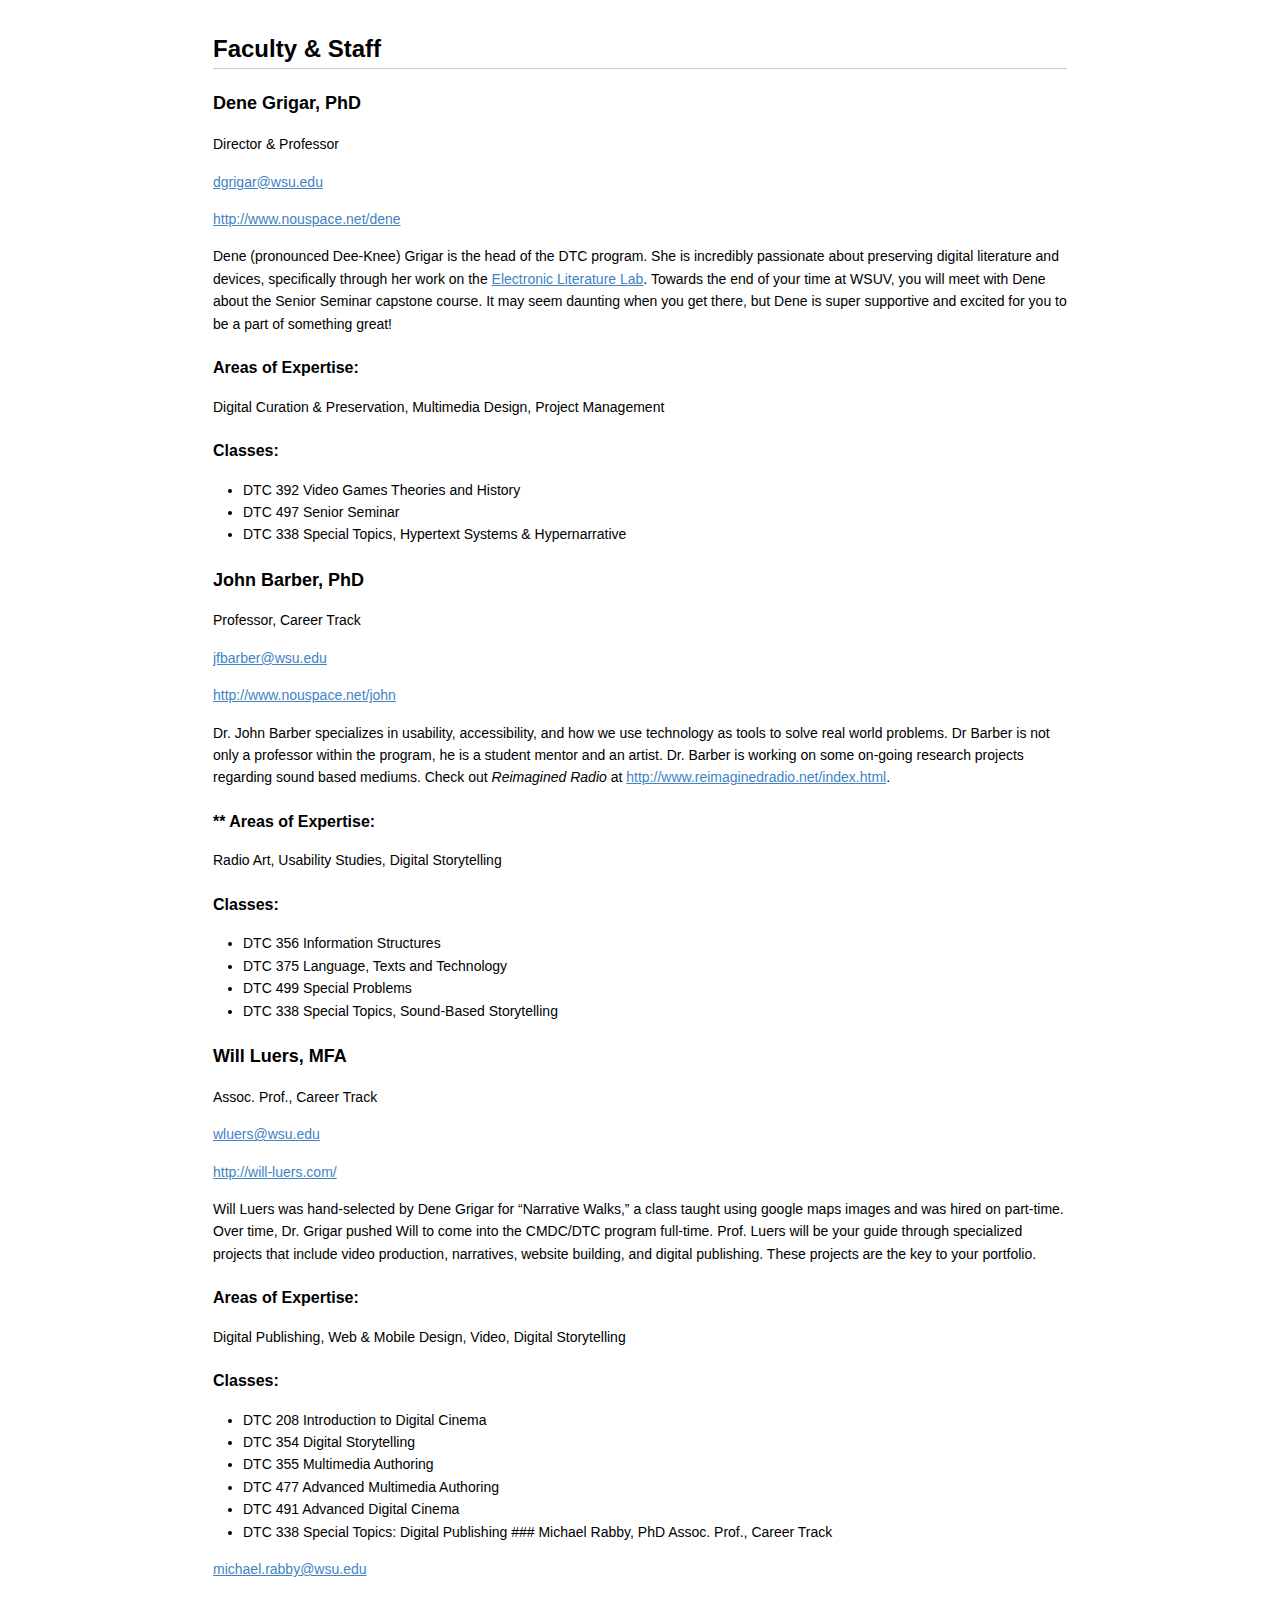
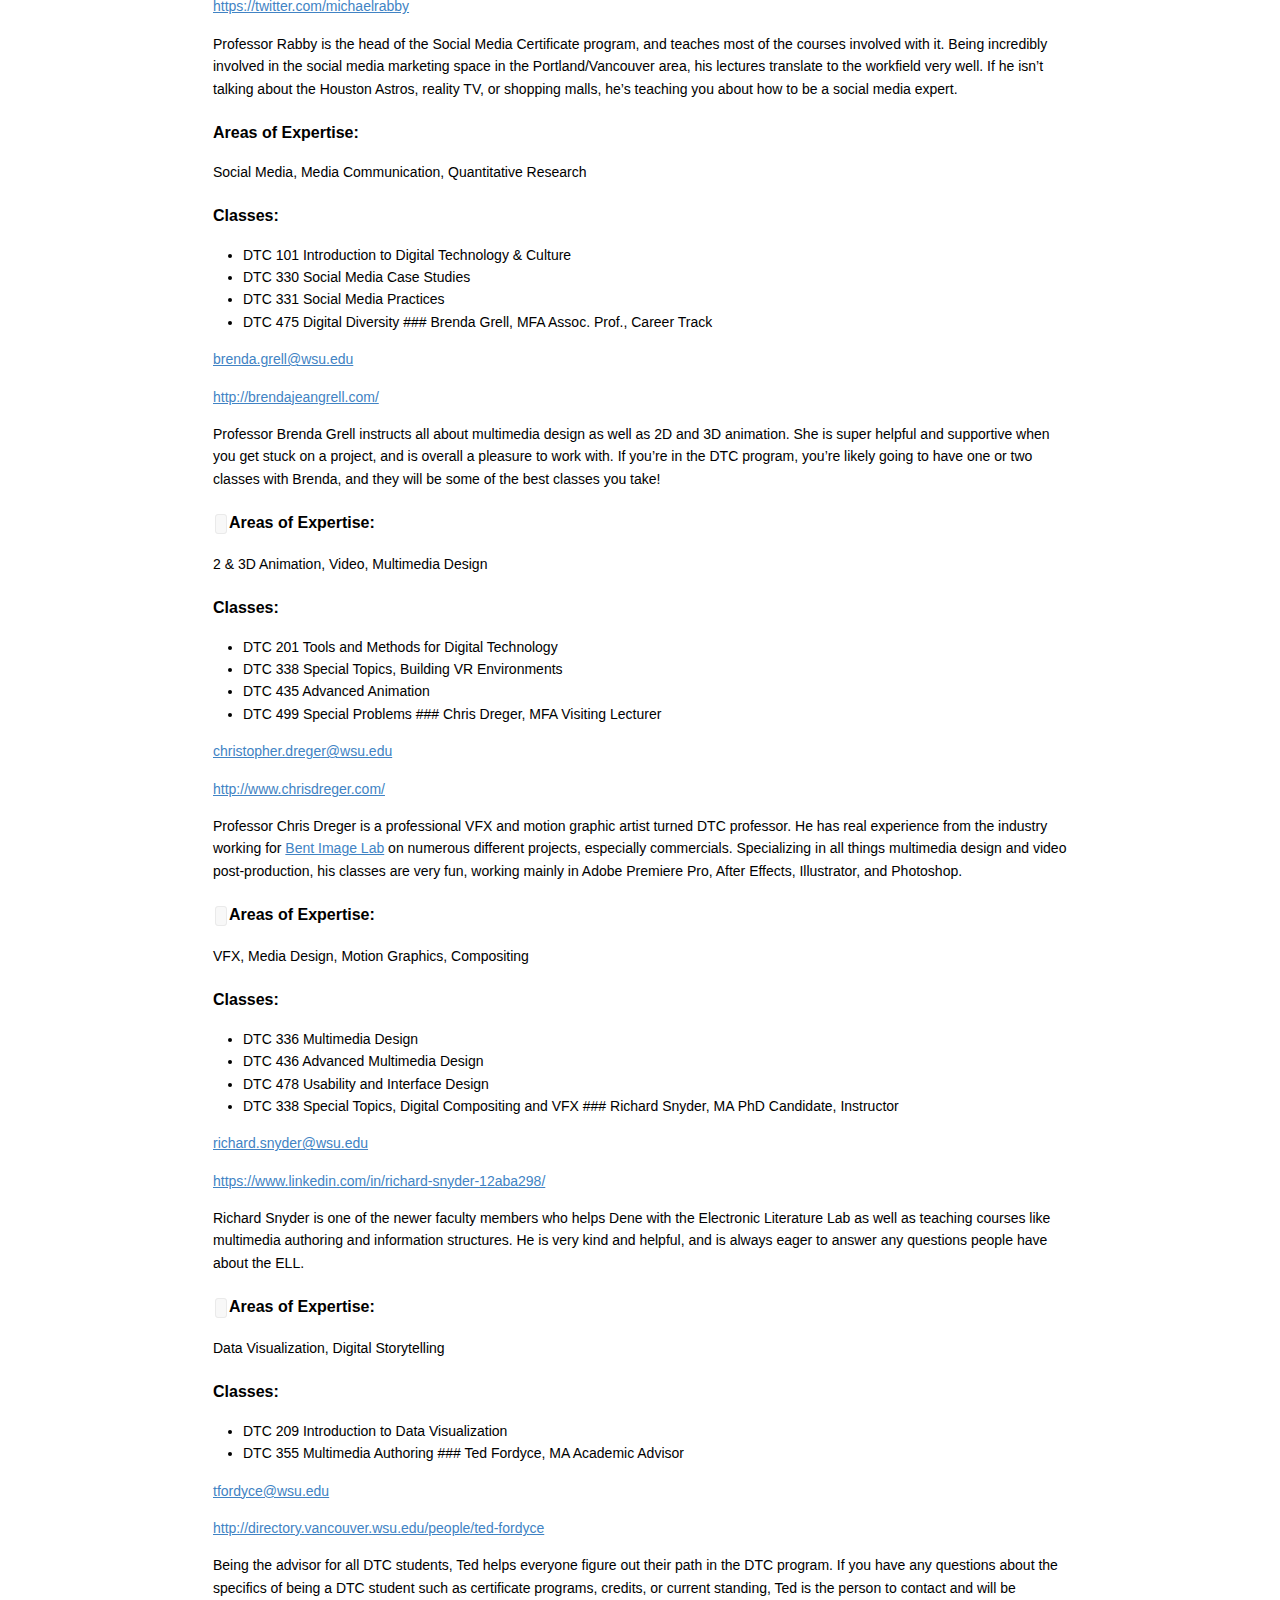
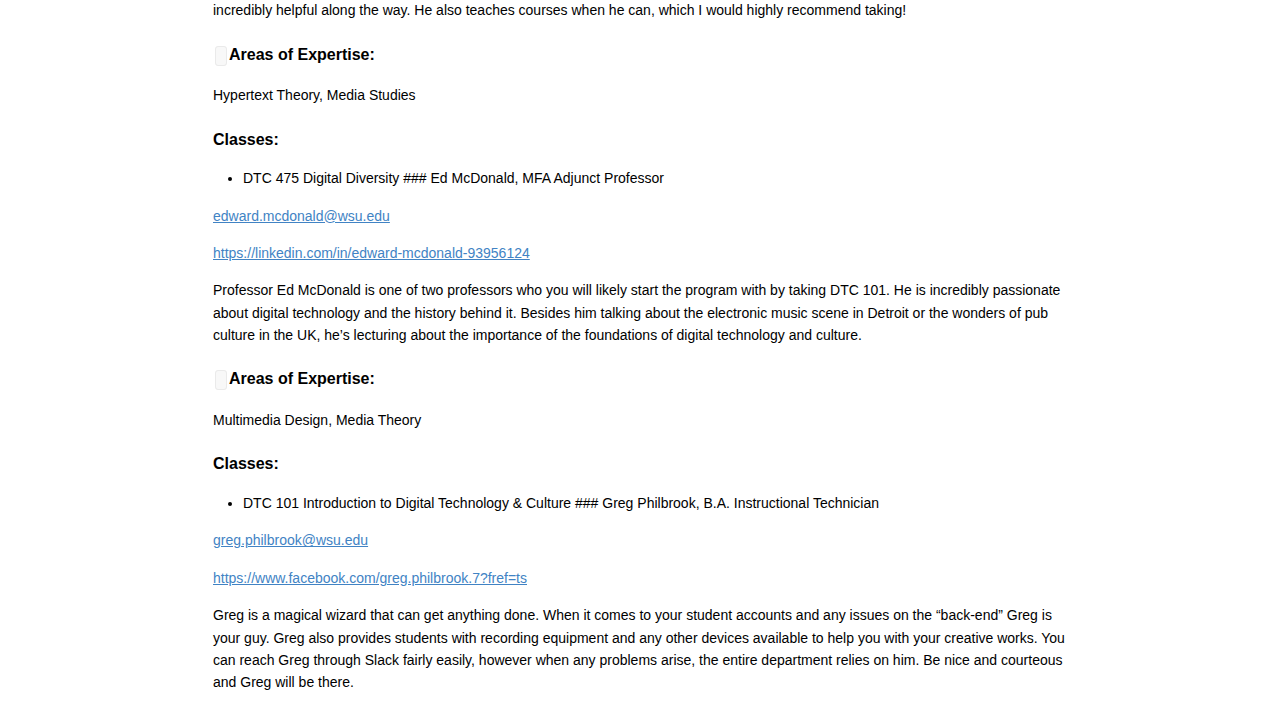
<file: Converted HTML for DigiPub final/Faculty and Staff.html>
<!DOCTYPE html>
<html>

<head>

<meta charset="utf-8">
<meta name="viewport" content="width=device-width, initial-scale=1.0, user-scalable=yes">
<title>338 DigiPub Final - Faculty and Staff\338 DigiPub Final - Faculty and Staff</title>


<style type="text/css">
body {
  font-family: Helvetica, arial, sans-serif;
  font-size: 14px;
  line-height: 1.6;
  padding-top: 10px;
  padding-bottom: 10px;
  background-color: white;
  padding: 30px; }

body > *:first-child {
  margin-top: 0 !important; }
body > *:last-child {
  margin-bottom: 0 !important; }

a {
  color: #4183C4; }
a.absent {
  color: #cc0000; }
a.anchor {
  display: block;
  padding-left: 30px;
  margin-left: -30px;
  cursor: pointer;
  position: absolute;
  top: 0;
  left: 0;
  bottom: 0; }

h1, h2, h3, h4, h5, h6 {
  margin: 20px 0 10px;
  padding: 0;
  font-weight: bold;
  -webkit-font-smoothing: antialiased;
  cursor: text;
  position: relative; }

h1:hover a.anchor, h2:hover a.anchor, h3:hover a.anchor, h4:hover a.anchor, h5:hover a.anchor, h6:hover a.anchor {
  background: url([data-uri]) no-repeat 10px center;
  text-decoration: none; }

h1 tt, h1 code {
  font-size: inherit; }

h2 tt, h2 code {
  font-size: inherit; }

h3 tt, h3 code {
  font-size: inherit; }

h4 tt, h4 code {
  font-size: inherit; }

h5 tt, h5 code {
  font-size: inherit; }

h6 tt, h6 code {
  font-size: inherit; }

h1 {
  font-size: 28px;
  color: black; }

h2 {
  font-size: 24px;
  border-bottom: 1px solid #cccccc;
  color: black; }

h3 {
  font-size: 18px; }

h4 {
  font-size: 16px; }

h5 {
  font-size: 14px; }

h6 {
  color: #777777;
  font-size: 14px; }

p, blockquote, ul, ol, dl, li, table, pre {
  margin: 15px 0; }

hr {
  background: transparent url([data-uri]) repeat-x 0 0;
  border: 0 none;
  color: #cccccc;
  height: 4px;
  padding: 0;
}

body > h2:first-child {
  margin-top: 0;
  padding-top: 0; }
body > h1:first-child {
  margin-top: 0;
  padding-top: 0; }
  body > h1:first-child + h2 {
    margin-top: 0;
    padding-top: 0; }
body > h3:first-child, body > h4:first-child, body > h5:first-child, body > h6:first-child {
  margin-top: 0;
  padding-top: 0; }

a:first-child h1, a:first-child h2, a:first-child h3, a:first-child h4, a:first-child h5, a:first-child h6 {
  margin-top: 0;
  padding-top: 0; }

h1 p, h2 p, h3 p, h4 p, h5 p, h6 p {
  margin-top: 0; }

li p.first {
  display: inline-block; }
li {
  margin: 0; }
ul, ol {
  padding-left: 30px; }

ul :first-child, ol :first-child {
  margin-top: 0; }

dl {
  padding: 0; }
  dl dt {
    font-size: 14px;
    font-weight: bold;
    font-style: italic;
    padding: 0;
    margin: 15px 0 5px; }
    dl dt:first-child {
      padding: 0; }
    dl dt > :first-child {
      margin-top: 0; }
    dl dt > :last-child {
      margin-bottom: 0; }
  dl dd {
    margin: 0 0 15px;
    padding: 0 15px; }
    dl dd > :first-child {
      margin-top: 0; }
    dl dd > :last-child {
      margin-bottom: 0; }

blockquote {
  border-left: 4px solid #dddddd;
  padding: 0 15px;
  color: #777777; }
  blockquote > :first-child {
    margin-top: 0; }
  blockquote > :last-child {
    margin-bottom: 0; }

table {
  padding: 0;border-collapse: collapse; }
  table tr {
    border-top: 1px solid #cccccc;
    background-color: white;
    margin: 0;
    padding: 0; }
    table tr:nth-child(2n) {
      background-color: #f8f8f8; }
    table tr th {
      font-weight: bold;
      border: 1px solid #cccccc;
      margin: 0;
      padding: 6px 13px; }
    table tr td {
      border: 1px solid #cccccc;
      margin: 0;
      padding: 6px 13px; }
    table tr th :first-child, table tr td :first-child {
      margin-top: 0; }
    table tr th :last-child, table tr td :last-child {
      margin-bottom: 0; }

img {
  max-width: 100%; }

span.frame {
  display: block;
  overflow: hidden; }
  span.frame > span {
    border: 1px solid #dddddd;
    display: block;
    float: left;
    overflow: hidden;
    margin: 13px 0 0;
    padding: 7px;
    width: auto; }
  span.frame span img {
    display: block;
    float: left; }
  span.frame span span {
    clear: both;
    color: #333333;
    display: block;
    padding: 5px 0 0; }
span.align-center {
  display: block;
  overflow: hidden;
  clear: both; }
  span.align-center > span {
    display: block;
    overflow: hidden;
    margin: 13px auto 0;
    text-align: center; }
  span.align-center span img {
    margin: 0 auto;
    text-align: center; }
span.align-right {
  display: block;
  overflow: hidden;
  clear: both; }
  span.align-right > span {
    display: block;
    overflow: hidden;
    margin: 13px 0 0;
    text-align: right; }
  span.align-right span img {
    margin: 0;
    text-align: right; }
span.float-left {
  display: block;
  margin-right: 13px;
  overflow: hidden;
  float: left; }
  span.float-left span {
    margin: 13px 0 0; }
span.float-right {
  display: block;
  margin-left: 13px;
  overflow: hidden;
  float: right; }
  span.float-right > span {
    display: block;
    overflow: hidden;
    margin: 13px auto 0;
    text-align: right; }

code, tt {
  margin: 0 2px;
  padding: 0 5px;
  white-space: nowrap;
  border: 1px solid #eaeaea;
  background-color: #f8f8f8;
  border-radius: 3px; }

pre code {
  margin: 0;
  padding: 0;
  white-space: pre;
  border: none;
  background: transparent; }

.highlight pre {
  background-color: #f8f8f8;
  border: 1px solid #cccccc;
  font-size: 13px;
  line-height: 19px;
  overflow: auto;
  padding: 6px 10px;
  border-radius: 3px; }

pre {
  background-color: #f8f8f8;
  border: 1px solid #cccccc;
  font-size: 13px;
  line-height: 19px;
  overflow: auto;
  padding: 6px 10px;
  border-radius: 3px; }
  pre code, pre tt {
    background-color: transparent;
    border: none; }

sup {
    font-size: 0.83em;
    vertical-align: super;
    line-height: 0;
}

kbd {
  display: inline-block;
  padding: 3px 5px;
  font-size: 11px;
  line-height: 10px;
  color: #555;
  vertical-align: middle;
  background-color: #fcfcfc;
  border: solid 1px #ccc;
  border-bottom-color: #bbb;
  border-radius: 3px;
  box-shadow: inset 0 -1px 0 #bbb
}

* {
	-webkit-print-color-adjust: exact;
}
@media screen and (min-width: 914px) {
    body {
        width: 854px;
        margin:0 auto;
    }
}
@media print {
	table, pre {
		page-break-inside: avoid;
	}
	pre {
		word-wrap: break-word;
	}
  body {
    padding: 2cm; 
  }
}
</style>


</head>

<body>

<h2 id="toc_0">Faculty &amp; Staff</h2>

<h3 id="toc_1">Dene Grigar, PhD</h3>

<p>Director &amp; Professor</p>

<p><a href="mailto:dgrigar@wsu.edu">dgrigar@wsu.edu</a></p>

<p><a href="http://www.nouspace.net/dene">http://www.nouspace.net/dene</a></p>

<p>Dene (pronounced Dee-Knee) Grigar is the head of the DTC program. She is incredibly passionate about preserving digital literature and devices, specifically through her work on the <a href="https://dtc-wsuv.org/wp/ell">Electronic Literature Lab</a>. Towards the end of your time at WSUV, you will meet with Dene about the Senior Seminar capstone course. It may seem daunting when you get there, but Dene is super supportive and excited for you to be a part of something great!</p>

<h4 id="toc_2">Areas of Expertise:</h4>

<p>Digital Curation &amp; Preservation, Multimedia Design, Project Management</p>

<h4 id="toc_3">Classes:</h4>

<ul>
<li>DTC 392 Video Games Theories and History</li>
<li>DTC 497 Senior Seminar</li>
<li>DTC 338 Special Topics, Hypertext Systems &amp; Hypernarrative</li>
</ul>

<h3 id="toc_4">John Barber, PhD</h3>

<p>Professor, Career Track</p>

<p><a href="mailto:jfbarber@wsu.edu">jfbarber@wsu.edu</a></p>

<p><a href="http://www.nouspace.net/john">http://www.nouspace.net/john</a></p>

<p>Dr. John Barber specializes in usability, accessibility, and how we use technology as tools to solve real world problems. Dr Barber is not only a professor within the program, he is a student mentor and an artist. Dr. Barber is working on some on-going research projects regarding sound based mediums. Check out <em>Reimagined Radio</em> at <a href="http://www.reimaginedradio.net/index.html">http://www.reimaginedradio.net/index.html</a>.</p>

<h4 id="toc_5">** Areas of Expertise:</h4>

<p>Radio Art, Usability Studies, Digital Storytelling</p>

<h4 id="toc_6">Classes:</h4>

<ul>
<li>DTC 356 Information Structures</li>
<li>DTC 375 Language, Texts and Technology</li>
<li>DTC 499 Special Problems</li>
<li>DTC 338 Special Topics, Sound-Based Storytelling</li>
</ul>

<h3 id="toc_7">Will Luers, MFA</h3>

<p>Assoc. Prof., Career Track</p>

<p><a href="mailto:wluers@wsu.edu">wluers@wsu.edu</a></p>

<p><a href="http://will-luers.com/">http://will-luers.com/</a></p>

<p>Will Luers was hand-selected by Dene Grigar for “Narrative Walks,” a class taught using google maps images and was hired on part-time. Over time, Dr. Grigar pushed Will to come into the CMDC/DTC program full-time. Prof. Luers will be your guide through specialized projects that include video production, narratives, website building, and digital publishing. These projects are the key to your portfolio.</p>

<h4 id="toc_8">Areas of Expertise:</h4>

<p>Digital Publishing, Web &amp; Mobile Design, Video, Digital Storytelling</p>

<h4 id="toc_9">Classes:</h4>

<ul>
<li>DTC 208 Introduction to Digital Cinema</li>
<li>DTC 354 Digital Storytelling</li>
<li>DTC 355 Multimedia Authoring</li>
<li>DTC 477 Advanced Multimedia Authoring</li>
<li>DTC 491 Advanced Digital Cinema</li>
<li>DTC 338 Special Topics: Digital Publishing
### Michael Rabby, PhD
Assoc. Prof., Career Track</li>
</ul>

<p><a href="mailto:michael.rabby@wsu.edu">michael.rabby@wsu.edu</a></p>

<p><a href="https://twitter.com/michaelrabby">https://twitter.com/michaelrabby</a></p>

<p>Professor Rabby is the head of the Social Media Certificate program, and teaches most of the courses involved with it. Being incredibly involved in the social media marketing space in the Portland/Vancouver area, his lectures translate to the workfield very well. If he isn’t talking about the Houston Astros, reality TV, or shopping malls, he’s teaching you about how to be a social media expert.</p>

<h4 id="toc_10">Areas of Expertise:</h4>

<p>Social Media, Media Communication, Quantitative Research</p>

<h4 id="toc_11">Classes:</h4>

<ul>
<li>DTC 101 Introduction to Digital Technology &amp; Culture</li>
<li>DTC 330 Social Media Case Studies</li>
<li>DTC 331 Social Media Practices</li>
<li>DTC 475 Digital Diversity
### Brenda Grell, MFA
Assoc. Prof., Career Track</li>
</ul>

<p><a href="mailto:brenda.grell@wsu.edu">brenda.grell@wsu.edu</a></p>

<p><a href="http://brendajeangrell.com/">http://brendajeangrell.com/</a></p>

<p>Professor Brenda Grell instructs all about multimedia design as well as 2D and 3D animation. She is super helpful and supportive when you get stuck on a project, and is overall a pleasure to work with. If you’re in the DTC program, you’re likely going to have one or two classes with Brenda, and they will be some of the best classes you take!</p>

<h4 id="toc_12"><code></code>Areas of Expertise:</h4>

<p>2 &amp; 3D Animation, Video, Multimedia Design</p>

<h4 id="toc_13">Classes:</h4>

<ul>
<li>DTC 201 Tools and Methods for Digital Technology</li>
<li>DTC 338 Special Topics, Building VR Environments</li>
<li>DTC 435 Advanced Animation</li>
<li>DTC 499 Special Problems
### Chris Dreger, MFA
Visiting Lecturer</li>
</ul>

<p><a href="mailto:christopher.dreger@wsu.edu">christopher.dreger@wsu.edu</a></p>

<p><a href="http://www.chrisdreger.com/">http://www.chrisdreger.com/</a></p>

<p>Professor Chris Dreger is a professional VFX and motion graphic artist turned DTC professor. He has real experience from the industry working for <a href="https://bentimagelab.com/">Bent Image Lab</a> on numerous different projects, especially commercials. Specializing in all things multimedia design and video post-production, his classes are very fun, working mainly in Adobe Premiere Pro, After Effects, Illustrator, and Photoshop.</p>

<h4 id="toc_14"><code></code>Areas of Expertise:</h4>

<p>VFX, Media Design, Motion Graphics, Compositing</p>

<h4 id="toc_15">Classes:</h4>

<ul>
<li>DTC 336 Multimedia Design</li>
<li>DTC 436 Advanced Multimedia Design</li>
<li>DTC 478 Usability and Interface Design</li>
<li>DTC 338 Special Topics, Digital Compositing and VFX
### Richard Snyder, MA
PhD Candidate, Instructor</li>
</ul>

<p><a href="mailto:richard.snyder@wsu.edu">richard.snyder@wsu.edu</a></p>

<p><a href="https://www.linkedin.com/in/richard-snyder-12aba298/">https://www.linkedin.com/in/richard-snyder-12aba298/</a></p>

<p>Richard Snyder is one of the newer faculty members who helps Dene with the Electronic Literature Lab as well as teaching courses like multimedia authoring and information structures. He is very kind and helpful, and is always eager to answer any questions people have about the ELL.</p>

<h4 id="toc_16"><code></code>Areas of Expertise:</h4>

<p>Data Visualization, Digital Storytelling</p>

<h4 id="toc_17">Classes:</h4>

<ul>
<li>DTC 209 Introduction to Data Visualization</li>
<li>DTC 355 Multimedia Authoring
### Ted Fordyce, MA
Academic Advisor</li>
</ul>

<p><a href="mailto:tfordyce@wsu.edu">tfordyce@wsu.edu</a></p>

<p><a href="http://directory.vancouver.wsu.edu/people/ted-fordyce">http://directory.vancouver.wsu.edu/people/ted-fordyce</a></p>

<p>Being the advisor for all DTC students, Ted helps everyone figure out their path in the DTC program. If you have any questions about the specifics of being a DTC student such as certificate programs, credits, or current standing, Ted is the person to contact and will be incredibly helpful along the way. He also teaches courses when he can, which I would highly recommend taking!</p>

<h4 id="toc_18"><code></code>Areas of Expertise:</h4>

<p>Hypertext Theory, Media Studies</p>

<h4 id="toc_19">Classes:</h4>

<ul>
<li>DTC 475 Digital Diversity
### Ed McDonald, MFA
Adjunct Professor</li>
</ul>

<p><a href="mailto:edward.mcdonald@wsu.edu">edward.mcdonald@wsu.edu</a></p>

<p><a href="https://linkedin.com/in/edward-mcdonald-93956124">https://linkedin.com/in/edward-mcdonald-93956124</a></p>

<p>Professor Ed McDonald is one of two professors who you will likely start the program with by taking DTC 101. He is incredibly passionate about digital technology and the history behind it. Besides him talking about the electronic music scene in Detroit or the wonders of pub culture in the UK, he’s lecturing about the importance of the foundations of digital technology and culture.</p>

<h4 id="toc_20"><code></code>Areas of Expertise:</h4>

<p>Multimedia Design, Media Theory</p>

<h4 id="toc_21">Classes:</h4>

<ul>
<li>DTC 101 Introduction to Digital Technology &amp; Culture
### Greg Philbrook, B.A.
Instructional Technician</li>
</ul>

<p><a href="mailto:greg.philbrook@wsu.edu">greg.philbrook@wsu.edu</a></p>

<p><a href="https://www.facebook.com/greg.philbrook.7?fref=ts">https://www.facebook.com/greg.philbrook.7?fref=ts</a></p>

<p>Greg is a magical wizard that can get anything done. When it comes to your student accounts and any issues on the “back-end” Greg is your guy. Greg also provides students with recording equipment and any other devices available to help you with your creative works. You can reach Greg through Slack fairly easily, however when any problems arise, the entire department relies on him. Be nice and courteous and Greg will be there.</p>




</body>

</html>
</file>
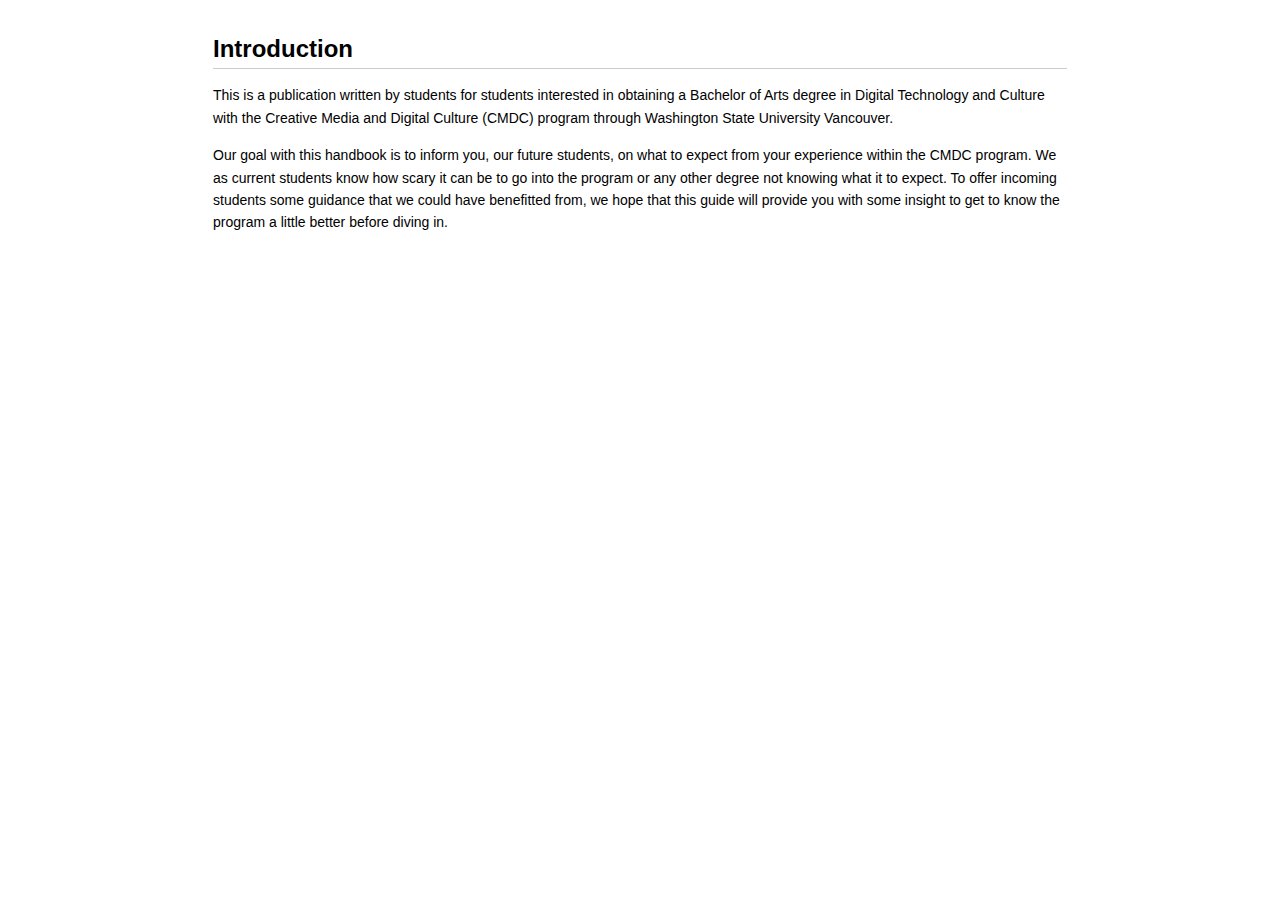
<file: Converted HTML for DigiPub final/Introduction.html>
<!DOCTYPE html>
<html>

<head>

<meta charset="utf-8">
<meta name="viewport" content="width=device-width, initial-scale=1.0, user-scalable=yes">
<title>338 DigiPub Final - Introduction\338 DigiPub Final - Introduction</title>


<style type="text/css">
body {
  font-family: Helvetica, arial, sans-serif;
  font-size: 14px;
  line-height: 1.6;
  padding-top: 10px;
  padding-bottom: 10px;
  background-color: white;
  padding: 30px; }

body > *:first-child {
  margin-top: 0 !important; }
body > *:last-child {
  margin-bottom: 0 !important; }

a {
  color: #4183C4; }
a.absent {
  color: #cc0000; }
a.anchor {
  display: block;
  padding-left: 30px;
  margin-left: -30px;
  cursor: pointer;
  position: absolute;
  top: 0;
  left: 0;
  bottom: 0; }

h1, h2, h3, h4, h5, h6 {
  margin: 20px 0 10px;
  padding: 0;
  font-weight: bold;
  -webkit-font-smoothing: antialiased;
  cursor: text;
  position: relative; }

h1:hover a.anchor, h2:hover a.anchor, h3:hover a.anchor, h4:hover a.anchor, h5:hover a.anchor, h6:hover a.anchor {
  background: url([data-uri]) no-repeat 10px center;
  text-decoration: none; }

h1 tt, h1 code {
  font-size: inherit; }

h2 tt, h2 code {
  font-size: inherit; }

h3 tt, h3 code {
  font-size: inherit; }

h4 tt, h4 code {
  font-size: inherit; }

h5 tt, h5 code {
  font-size: inherit; }

h6 tt, h6 code {
  font-size: inherit; }

h1 {
  font-size: 28px;
  color: black; }

h2 {
  font-size: 24px;
  border-bottom: 1px solid #cccccc;
  color: black; }

h3 {
  font-size: 18px; }

h4 {
  font-size: 16px; }

h5 {
  font-size: 14px; }

h6 {
  color: #777777;
  font-size: 14px; }

p, blockquote, ul, ol, dl, li, table, pre {
  margin: 15px 0; }

hr {
  background: transparent url([data-uri]) repeat-x 0 0;
  border: 0 none;
  color: #cccccc;
  height: 4px;
  padding: 0;
}

body > h2:first-child {
  margin-top: 0;
  padding-top: 0; }
body > h1:first-child {
  margin-top: 0;
  padding-top: 0; }
  body > h1:first-child + h2 {
    margin-top: 0;
    padding-top: 0; }
body > h3:first-child, body > h4:first-child, body > h5:first-child, body > h6:first-child {
  margin-top: 0;
  padding-top: 0; }

a:first-child h1, a:first-child h2, a:first-child h3, a:first-child h4, a:first-child h5, a:first-child h6 {
  margin-top: 0;
  padding-top: 0; }

h1 p, h2 p, h3 p, h4 p, h5 p, h6 p {
  margin-top: 0; }

li p.first {
  display: inline-block; }
li {
  margin: 0; }
ul, ol {
  padding-left: 30px; }

ul :first-child, ol :first-child {
  margin-top: 0; }

dl {
  padding: 0; }
  dl dt {
    font-size: 14px;
    font-weight: bold;
    font-style: italic;
    padding: 0;
    margin: 15px 0 5px; }
    dl dt:first-child {
      padding: 0; }
    dl dt > :first-child {
      margin-top: 0; }
    dl dt > :last-child {
      margin-bottom: 0; }
  dl dd {
    margin: 0 0 15px;
    padding: 0 15px; }
    dl dd > :first-child {
      margin-top: 0; }
    dl dd > :last-child {
      margin-bottom: 0; }

blockquote {
  border-left: 4px solid #dddddd;
  padding: 0 15px;
  color: #777777; }
  blockquote > :first-child {
    margin-top: 0; }
  blockquote > :last-child {
    margin-bottom: 0; }

table {
  padding: 0;border-collapse: collapse; }
  table tr {
    border-top: 1px solid #cccccc;
    background-color: white;
    margin: 0;
    padding: 0; }
    table tr:nth-child(2n) {
      background-color: #f8f8f8; }
    table tr th {
      font-weight: bold;
      border: 1px solid #cccccc;
      margin: 0;
      padding: 6px 13px; }
    table tr td {
      border: 1px solid #cccccc;
      margin: 0;
      padding: 6px 13px; }
    table tr th :first-child, table tr td :first-child {
      margin-top: 0; }
    table tr th :last-child, table tr td :last-child {
      margin-bottom: 0; }

img {
  max-width: 100%; }

span.frame {
  display: block;
  overflow: hidden; }
  span.frame > span {
    border: 1px solid #dddddd;
    display: block;
    float: left;
    overflow: hidden;
    margin: 13px 0 0;
    padding: 7px;
    width: auto; }
  span.frame span img {
    display: block;
    float: left; }
  span.frame span span {
    clear: both;
    color: #333333;
    display: block;
    padding: 5px 0 0; }
span.align-center {
  display: block;
  overflow: hidden;
  clear: both; }
  span.align-center > span {
    display: block;
    overflow: hidden;
    margin: 13px auto 0;
    text-align: center; }
  span.align-center span img {
    margin: 0 auto;
    text-align: center; }
span.align-right {
  display: block;
  overflow: hidden;
  clear: both; }
  span.align-right > span {
    display: block;
    overflow: hidden;
    margin: 13px 0 0;
    text-align: right; }
  span.align-right span img {
    margin: 0;
    text-align: right; }
span.float-left {
  display: block;
  margin-right: 13px;
  overflow: hidden;
  float: left; }
  span.float-left span {
    margin: 13px 0 0; }
span.float-right {
  display: block;
  margin-left: 13px;
  overflow: hidden;
  float: right; }
  span.float-right > span {
    display: block;
    overflow: hidden;
    margin: 13px auto 0;
    text-align: right; }

code, tt {
  margin: 0 2px;
  padding: 0 5px;
  white-space: nowrap;
  border: 1px solid #eaeaea;
  background-color: #f8f8f8;
  border-radius: 3px; }

pre code {
  margin: 0;
  padding: 0;
  white-space: pre;
  border: none;
  background: transparent; }

.highlight pre {
  background-color: #f8f8f8;
  border: 1px solid #cccccc;
  font-size: 13px;
  line-height: 19px;
  overflow: auto;
  padding: 6px 10px;
  border-radius: 3px; }

pre {
  background-color: #f8f8f8;
  border: 1px solid #cccccc;
  font-size: 13px;
  line-height: 19px;
  overflow: auto;
  padding: 6px 10px;
  border-radius: 3px; }
  pre code, pre tt {
    background-color: transparent;
    border: none; }

sup {
    font-size: 0.83em;
    vertical-align: super;
    line-height: 0;
}

kbd {
  display: inline-block;
  padding: 3px 5px;
  font-size: 11px;
  line-height: 10px;
  color: #555;
  vertical-align: middle;
  background-color: #fcfcfc;
  border: solid 1px #ccc;
  border-bottom-color: #bbb;
  border-radius: 3px;
  box-shadow: inset 0 -1px 0 #bbb
}

* {
	-webkit-print-color-adjust: exact;
}
@media screen and (min-width: 914px) {
    body {
        width: 854px;
        margin:0 auto;
    }
}
@media print {
	table, pre {
		page-break-inside: avoid;
	}
	pre {
		word-wrap: break-word;
	}
  body {
    padding: 2cm; 
  }
}
</style>


</head>

<body>

<h2 id="toc_0">Introduction</h2>

<p>This is a publication written by students for students interested in obtaining a Bachelor of Arts degree in Digital Technology and Culture with the Creative Media and Digital Culture (CMDC) program through Washington State University Vancouver. </p>

<p>Our goal with this handbook is to inform you, our future students, on what to expect from your experience within the CMDC program. We as current students know how scary it can be to go into the program or any other degree not knowing what it to expect. To offer incoming students some guidance that we could have benefitted from, we hope that this guide will provide you with some insight to get to know the program a little better before diving in.</p>




</body>

</html>
</file>
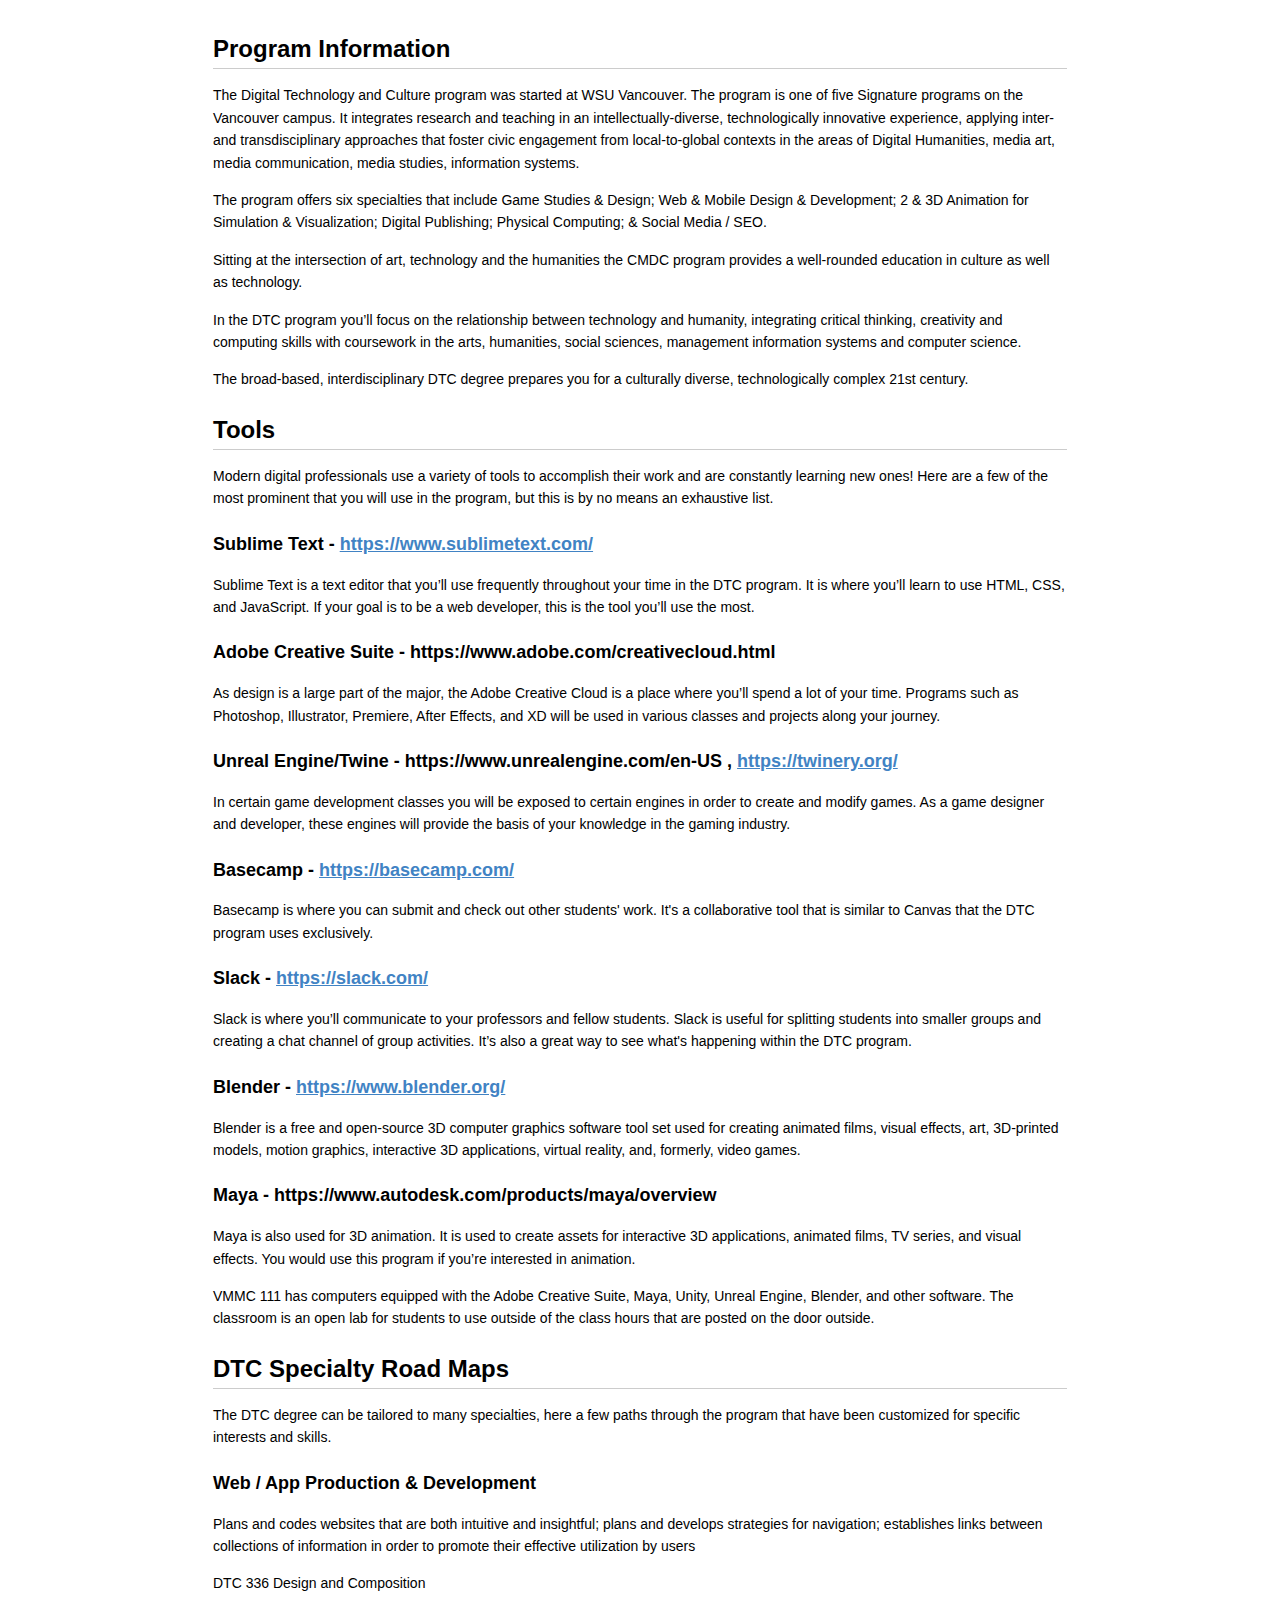
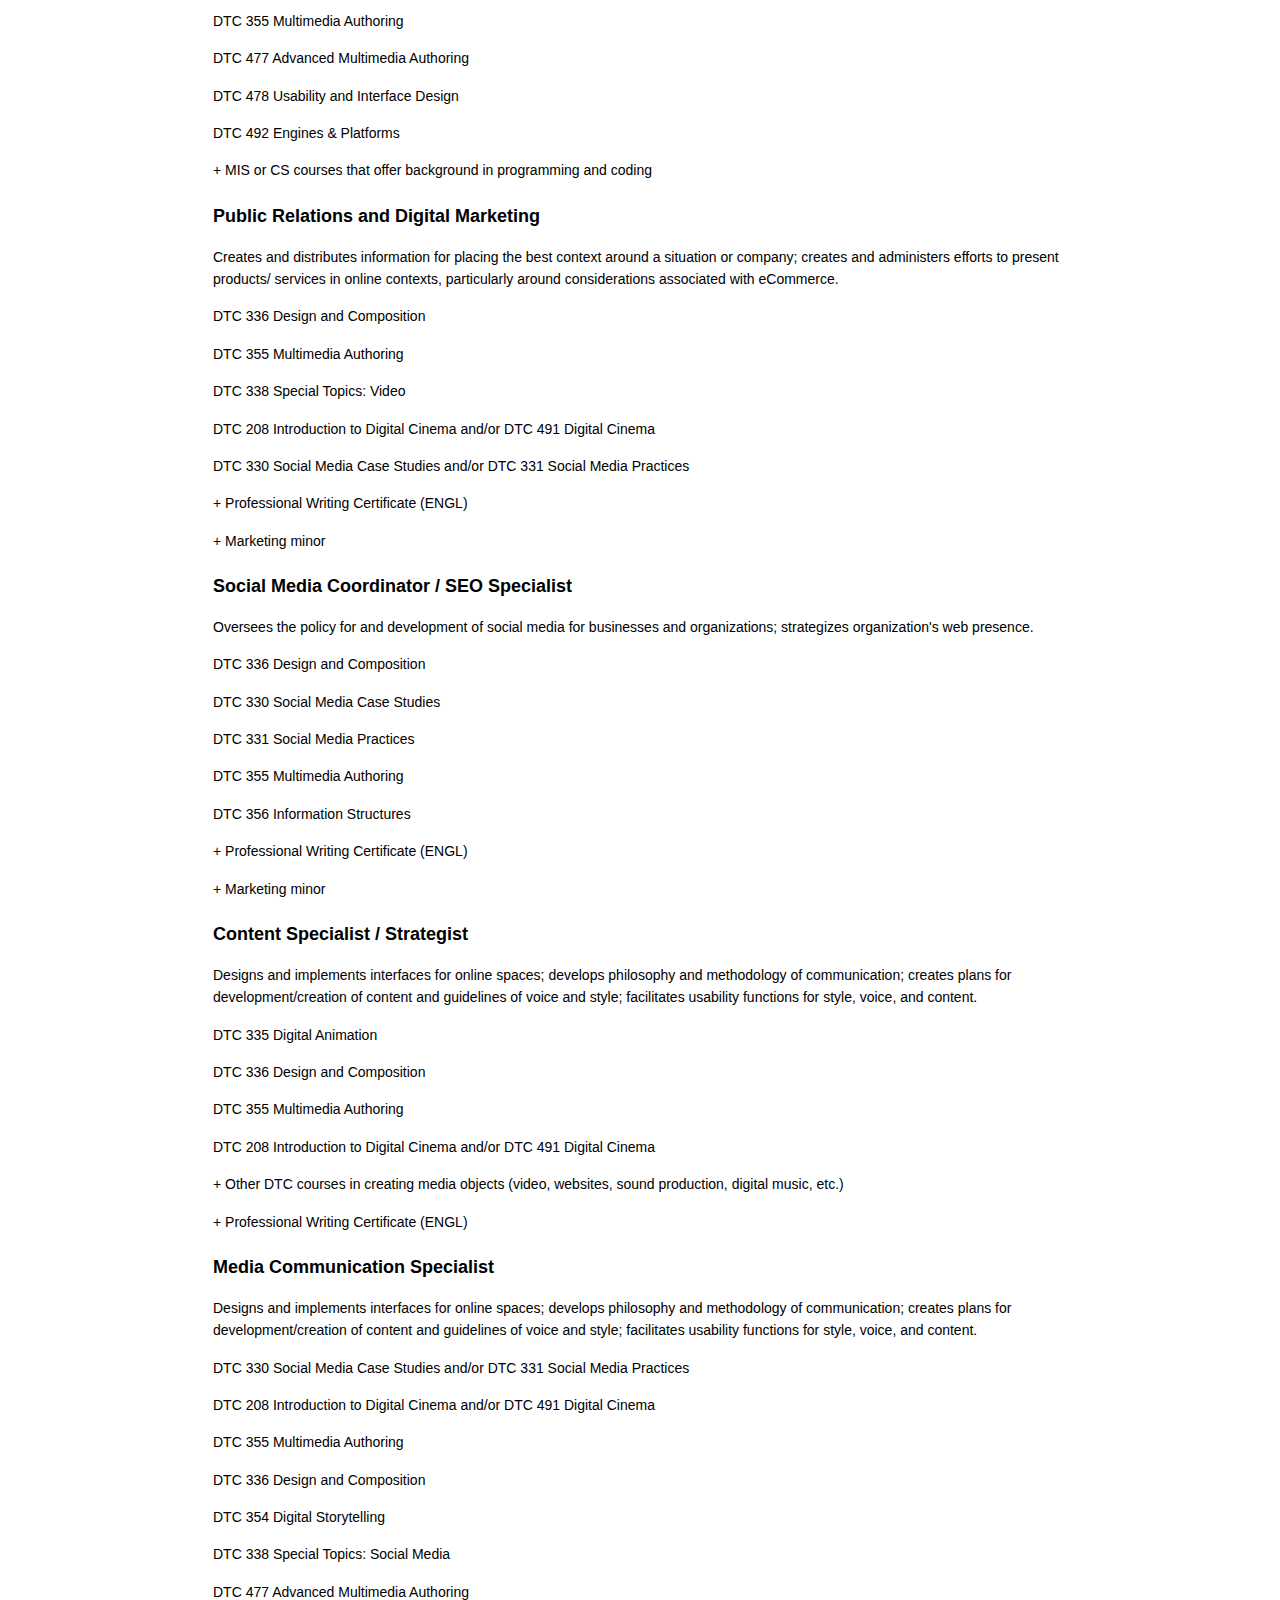
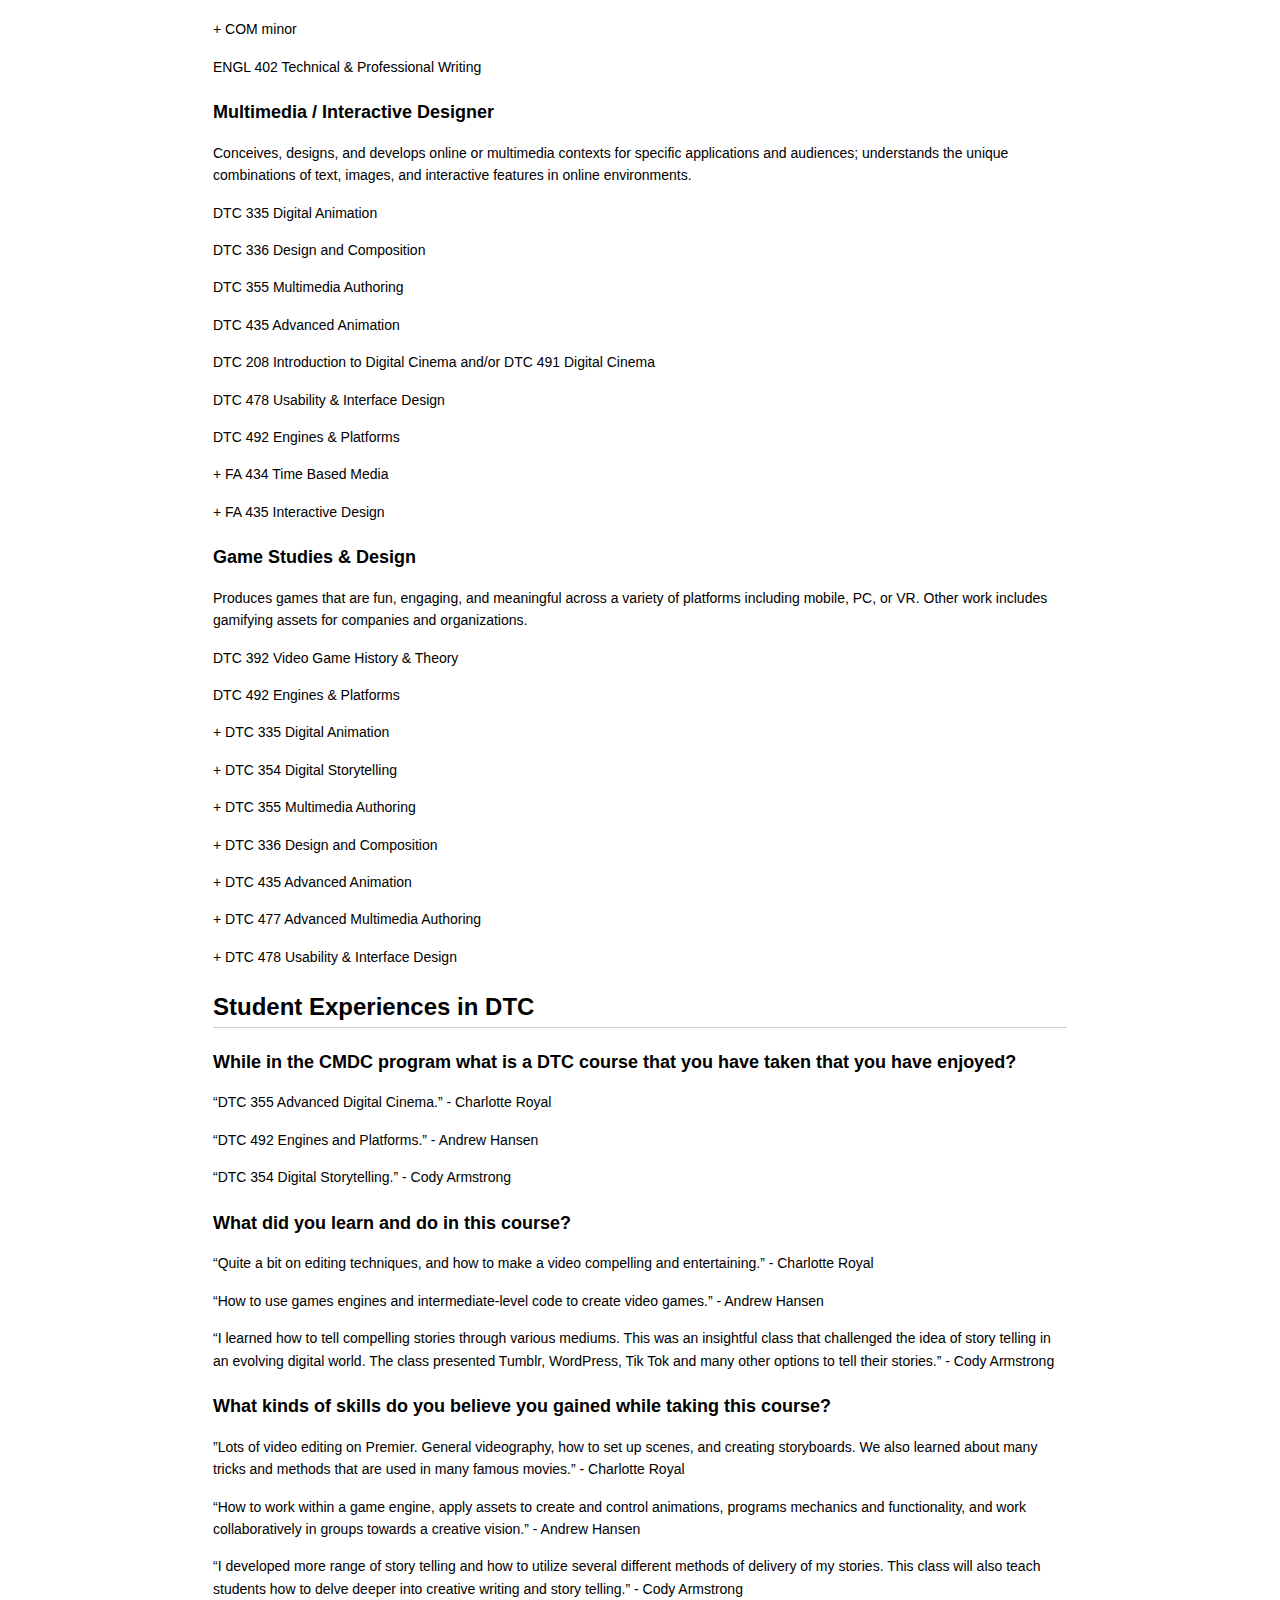
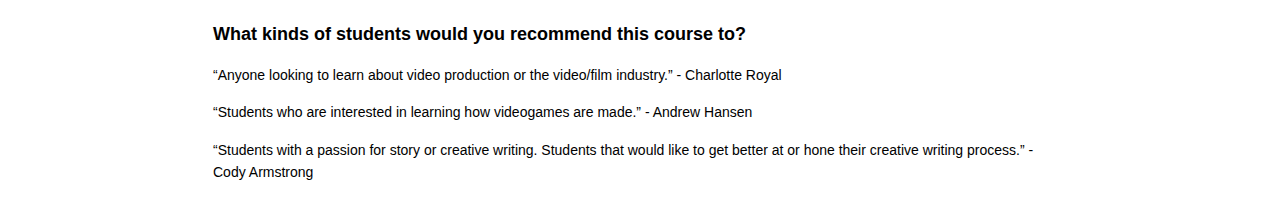
<file: Converted HTML for DigiPub final/Program Info.html>
<!DOCTYPE html>
<html>

<head>

<meta charset="utf-8">
<meta name="viewport" content="width=device-width, initial-scale=1.0, user-scalable=yes">
<title>338 DigiPub Final - Program Info\338 DigiPub Final - Program Info</title>


<style type="text/css">
body {
  font-family: Helvetica, arial, sans-serif;
  font-size: 14px;
  line-height: 1.6;
  padding-top: 10px;
  padding-bottom: 10px;
  background-color: white;
  padding: 30px; }

body > *:first-child {
  margin-top: 0 !important; }
body > *:last-child {
  margin-bottom: 0 !important; }

a {
  color: #4183C4; }
a.absent {
  color: #cc0000; }
a.anchor {
  display: block;
  padding-left: 30px;
  margin-left: -30px;
  cursor: pointer;
  position: absolute;
  top: 0;
  left: 0;
  bottom: 0; }

h1, h2, h3, h4, h5, h6 {
  margin: 20px 0 10px;
  padding: 0;
  font-weight: bold;
  -webkit-font-smoothing: antialiased;
  cursor: text;
  position: relative; }

h1:hover a.anchor, h2:hover a.anchor, h3:hover a.anchor, h4:hover a.anchor, h5:hover a.anchor, h6:hover a.anchor {
  background: url([data-uri]) no-repeat 10px center;
  text-decoration: none; }

h1 tt, h1 code {
  font-size: inherit; }

h2 tt, h2 code {
  font-size: inherit; }

h3 tt, h3 code {
  font-size: inherit; }

h4 tt, h4 code {
  font-size: inherit; }

h5 tt, h5 code {
  font-size: inherit; }

h6 tt, h6 code {
  font-size: inherit; }

h1 {
  font-size: 28px;
  color: black; }

h2 {
  font-size: 24px;
  border-bottom: 1px solid #cccccc;
  color: black; }

h3 {
  font-size: 18px; }

h4 {
  font-size: 16px; }

h5 {
  font-size: 14px; }

h6 {
  color: #777777;
  font-size: 14px; }

p, blockquote, ul, ol, dl, li, table, pre {
  margin: 15px 0; }

hr {
  background: transparent url([data-uri]) repeat-x 0 0;
  border: 0 none;
  color: #cccccc;
  height: 4px;
  padding: 0;
}

body > h2:first-child {
  margin-top: 0;
  padding-top: 0; }
body > h1:first-child {
  margin-top: 0;
  padding-top: 0; }
  body > h1:first-child + h2 {
    margin-top: 0;
    padding-top: 0; }
body > h3:first-child, body > h4:first-child, body > h5:first-child, body > h6:first-child {
  margin-top: 0;
  padding-top: 0; }

a:first-child h1, a:first-child h2, a:first-child h3, a:first-child h4, a:first-child h5, a:first-child h6 {
  margin-top: 0;
  padding-top: 0; }

h1 p, h2 p, h3 p, h4 p, h5 p, h6 p {
  margin-top: 0; }

li p.first {
  display: inline-block; }
li {
  margin: 0; }
ul, ol {
  padding-left: 30px; }

ul :first-child, ol :first-child {
  margin-top: 0; }

dl {
  padding: 0; }
  dl dt {
    font-size: 14px;
    font-weight: bold;
    font-style: italic;
    padding: 0;
    margin: 15px 0 5px; }
    dl dt:first-child {
      padding: 0; }
    dl dt > :first-child {
      margin-top: 0; }
    dl dt > :last-child {
      margin-bottom: 0; }
  dl dd {
    margin: 0 0 15px;
    padding: 0 15px; }
    dl dd > :first-child {
      margin-top: 0; }
    dl dd > :last-child {
      margin-bottom: 0; }

blockquote {
  border-left: 4px solid #dddddd;
  padding: 0 15px;
  color: #777777; }
  blockquote > :first-child {
    margin-top: 0; }
  blockquote > :last-child {
    margin-bottom: 0; }

table {
  padding: 0;border-collapse: collapse; }
  table tr {
    border-top: 1px solid #cccccc;
    background-color: white;
    margin: 0;
    padding: 0; }
    table tr:nth-child(2n) {
      background-color: #f8f8f8; }
    table tr th {
      font-weight: bold;
      border: 1px solid #cccccc;
      margin: 0;
      padding: 6px 13px; }
    table tr td {
      border: 1px solid #cccccc;
      margin: 0;
      padding: 6px 13px; }
    table tr th :first-child, table tr td :first-child {
      margin-top: 0; }
    table tr th :last-child, table tr td :last-child {
      margin-bottom: 0; }

img {
  max-width: 100%; }

span.frame {
  display: block;
  overflow: hidden; }
  span.frame > span {
    border: 1px solid #dddddd;
    display: block;
    float: left;
    overflow: hidden;
    margin: 13px 0 0;
    padding: 7px;
    width: auto; }
  span.frame span img {
    display: block;
    float: left; }
  span.frame span span {
    clear: both;
    color: #333333;
    display: block;
    padding: 5px 0 0; }
span.align-center {
  display: block;
  overflow: hidden;
  clear: both; }
  span.align-center > span {
    display: block;
    overflow: hidden;
    margin: 13px auto 0;
    text-align: center; }
  span.align-center span img {
    margin: 0 auto;
    text-align: center; }
span.align-right {
  display: block;
  overflow: hidden;
  clear: both; }
  span.align-right > span {
    display: block;
    overflow: hidden;
    margin: 13px 0 0;
    text-align: right; }
  span.align-right span img {
    margin: 0;
    text-align: right; }
span.float-left {
  display: block;
  margin-right: 13px;
  overflow: hidden;
  float: left; }
  span.float-left span {
    margin: 13px 0 0; }
span.float-right {
  display: block;
  margin-left: 13px;
  overflow: hidden;
  float: right; }
  span.float-right > span {
    display: block;
    overflow: hidden;
    margin: 13px auto 0;
    text-align: right; }

code, tt {
  margin: 0 2px;
  padding: 0 5px;
  white-space: nowrap;
  border: 1px solid #eaeaea;
  background-color: #f8f8f8;
  border-radius: 3px; }

pre code {
  margin: 0;
  padding: 0;
  white-space: pre;
  border: none;
  background: transparent; }

.highlight pre {
  background-color: #f8f8f8;
  border: 1px solid #cccccc;
  font-size: 13px;
  line-height: 19px;
  overflow: auto;
  padding: 6px 10px;
  border-radius: 3px; }

pre {
  background-color: #f8f8f8;
  border: 1px solid #cccccc;
  font-size: 13px;
  line-height: 19px;
  overflow: auto;
  padding: 6px 10px;
  border-radius: 3px; }
  pre code, pre tt {
    background-color: transparent;
    border: none; }

sup {
    font-size: 0.83em;
    vertical-align: super;
    line-height: 0;
}

kbd {
  display: inline-block;
  padding: 3px 5px;
  font-size: 11px;
  line-height: 10px;
  color: #555;
  vertical-align: middle;
  background-color: #fcfcfc;
  border: solid 1px #ccc;
  border-bottom-color: #bbb;
  border-radius: 3px;
  box-shadow: inset 0 -1px 0 #bbb
}

* {
	-webkit-print-color-adjust: exact;
}
@media screen and (min-width: 914px) {
    body {
        width: 854px;
        margin:0 auto;
    }
}
@media print {
	table, pre {
		page-break-inside: avoid;
	}
	pre {
		word-wrap: break-word;
	}
  body {
    padding: 2cm; 
  }
}
</style>


</head>

<body>

<h2 id="toc_0">Program Information</h2>

<p>The Digital Technology and Culture program was started at WSU Vancouver. The program is one of five Signature programs on the Vancouver campus. It integrates research and teaching in an intellectually-diverse, technologically innovative experience, applying inter-and transdisciplinary approaches that foster civic engagement from local-to-global contexts in the areas of Digital Humanities, media art, media communication, media studies, information systems.</p>

<p>The program offers six specialties that include Game Studies &amp; Design; Web &amp; Mobile Design &amp; Development; 2 &amp; 3D Animation for Simulation &amp; Visualization; Digital Publishing; Physical Computing; &amp; Social Media / SEO.</p>

<p>Sitting at the intersection of art, technology and the humanities the CMDC program provides a well-rounded education in culture as well as technology.</p>

<p>In the DTC program you’ll focus on the relationship between technology and humanity, integrating critical thinking, creativity and computing skills with coursework in the arts, humanities, social sciences, management information systems and computer science. </p>

<p>The broad-based, interdisciplinary DTC degree prepares you for a culturally diverse, technologically complex 21st century.</p>

<h2 id="toc_1">Tools</h2>

<p>Modern digital professionals use a variety of tools to accomplish their work and are constantly learning new ones! Here are a few of the most prominent that you will use in the program, but this is by no means an exhaustive list. </p>

<h3 id="toc_2">Sublime Text - <a href="https://www.sublimetext.com/">https://www.sublimetext.com/</a></h3>

<p>Sublime Text is a text editor that you’ll use frequently throughout your time in the DTC program. It is where you’ll learn to use HTML, CSS, and JavaScript. If your goal is to be a web developer, this is the tool you’ll use the most.</p>

<h3 id="toc_3">Adobe Creative Suite - https://www.adobe.com/creativecloud.html</h3>

<p>As design is a large part of the major, the Adobe Creative Cloud is a place where you’ll spend a lot of your time. Programs such as Photoshop, Illustrator, Premiere, After Effects, and XD will be used in various classes and projects along your journey. </p>

<h3 id="toc_4">Unreal Engine/Twine - https://www.unrealengine.com/en-US , <a href="https://twinery.org/">https://twinery.org/</a></h3>

<p>In certain game development classes you will be exposed to certain engines in order to create and modify games. As a game designer and developer, these engines will provide the basis of your knowledge in the gaming industry. </p>

<h3 id="toc_5">Basecamp - <a href="https://basecamp.com/">https://basecamp.com/</a></h3>

<p>Basecamp is where you can submit and check out other students&#39; work. It&#39;s a collaborative tool that is similar to Canvas that the DTC program uses exclusively. </p>

<h3 id="toc_6">Slack - <a href="https://slack.com/">https://slack.com/</a></h3>

<p>Slack is where you’ll communicate to your professors and fellow students. Slack is useful for splitting students into smaller groups and creating a chat channel of group activities. It’s also a great way to see what&#39;s happening within the DTC program.  </p>

<h3 id="toc_7">Blender - <a href="https://www.blender.org/">https://www.blender.org/</a></h3>

<p>Blender is a free and open-source 3D computer graphics software tool set used for creating animated films, visual effects, art, 3D-printed models, motion graphics, interactive 3D applications, virtual reality, and, formerly, video games.</p>

<h3 id="toc_8">Maya - https://www.autodesk.com/products/maya/overview</h3>

<p>Maya is also used for 3D animation. It is used to create assets for interactive 3D applications, animated films, TV series, and visual effects. You would use this program if you’re interested in animation. </p>

<p>VMMC 111 has computers equipped with the Adobe Creative Suite, Maya, Unity, Unreal Engine, Blender, and other software. The classroom is an open lab for students to use outside of the class hours that are posted on the door outside.</p>

<h2 id="toc_9">DTC Specialty Road Maps</h2>

<p>The DTC degree can be tailored to many specialties, here a few paths through the program that have been customized for specific interests and skills.</p>

<h3 id="toc_10">Web / App Production &amp; Development</h3>

<p>Plans and codes websites that are both intuitive and insightful; plans and develops strategies for navigation; establishes links between collections of information in order to promote their effective utilization by users</p>

<p>DTC 336 Design and Composition</p>

<p>DTC 355 Multimedia Authoring</p>

<p>DTC 477 Advanced Multimedia Authoring</p>

<p>DTC 478 Usability and Interface Design</p>

<p>DTC 492 Engines &amp; Platforms</p>

<p>+ MIS or CS courses that offer background in programming and coding</p>

<h3 id="toc_11">Public Relations and Digital Marketing</h3>

<p>Creates and distributes information for placing the best context around a situation or company; creates and administers efforts to present products/ services in online contexts, particularly around considerations associated with eCommerce.</p>

<p>DTC 336 Design and Composition</p>

<p>DTC 355 Multimedia Authoring</p>

<p>DTC 338 Special Topics: Video</p>

<p>DTC 208 Introduction to Digital Cinema and/or DTC 491 Digital Cinema</p>

<p>DTC 330 Social Media Case Studies and/or DTC 331 Social Media Practices</p>

<p>+ Professional Writing Certificate (ENGL)</p>

<p>+ Marketing minor</p>

<h3 id="toc_12">Social Media Coordinator / SEO Specialist</h3>

<p>Oversees the policy for and development of social media for businesses and organizations; strategizes organization&#39;s web presence.</p>

<p>DTC 336 Design and Composition</p>

<p>DTC 330 Social Media Case Studies</p>

<p>DTC 331 Social Media Practices</p>

<p>DTC 355 Multimedia Authoring</p>

<p>DTC 356 Information Structures</p>

<p>+ Professional Writing Certificate (ENGL)</p>

<p>+ Marketing minor</p>

<h3 id="toc_13">Content Specialist / Strategist</h3>

<p>Designs and implements interfaces for online spaces; develops philosophy and methodology of communication; creates plans for development/creation of content and guidelines of voice and style; facilitates usability functions for style, voice, and content.</p>

<p>DTC 335 Digital Animation</p>

<p>DTC 336 Design and Composition</p>

<p>DTC 355 Multimedia Authoring</p>

<p>DTC 208 Introduction to Digital Cinema and/or DTC 491 Digital Cinema</p>

<p>+ Other DTC courses in creating media objects (video, websites, sound production, digital music, etc.)</p>

<p>+ Professional Writing Certificate (ENGL)</p>

<h3 id="toc_14">Media Communication Specialist</h3>

<p>Designs and implements interfaces for online spaces; develops philosophy and methodology of communication; creates plans for development/creation of content and guidelines of voice and style; facilitates usability functions for style, voice, and content.</p>

<p>DTC 330 Social Media Case Studies and/or DTC 331 Social Media Practices</p>

<p>DTC 208 Introduction to Digital Cinema and/or DTC 491 Digital Cinema</p>

<p>DTC 355 Multimedia Authoring</p>

<p>DTC 336 Design and Composition</p>

<p>DTC 354 Digital Storytelling</p>

<p>DTC 338 Special Topics: Social Media</p>

<p>DTC 477 Advanced Multimedia Authoring</p>

<p>+ COM minor</p>

<p>ENGL 402 Technical &amp; Professional Writing</p>

<h3 id="toc_15">Multimedia / Interactive Designer</h3>

<p>Conceives, designs, and develops online or multimedia contexts for specific applications and audiences; understands the unique combinations of text, images, and interactive features in online environments.</p>

<p>DTC 335 Digital Animation</p>

<p>DTC 336 Design and Composition</p>

<p>DTC 355 Multimedia Authoring</p>

<p>DTC 435 Advanced Animation</p>

<p>DTC 208 Introduction to Digital Cinema and/or DTC 491 Digital Cinema</p>

<p>DTC 478 Usability &amp; Interface Design</p>

<p>DTC 492 Engines &amp; Platforms</p>

<p>+ FA 434 Time Based Media</p>

<p>+ FA 435 Interactive Design</p>

<h3 id="toc_16">Game Studies &amp; Design</h3>

<p>Produces games that are fun, engaging, and meaningful across a variety of platforms including mobile, PC, or VR. Other work includes gamifying assets for companies and organizations.</p>

<p>DTC 392 Video Game History &amp; Theory</p>

<p>DTC 492 Engines &amp; Platforms</p>

<p>+ DTC 335 Digital Animation</p>

<p>+ DTC 354 Digital Storytelling</p>

<p>+ DTC 355 Multimedia Authoring</p>

<p>+ DTC 336 Design and Composition</p>

<p>+ DTC 435 Advanced Animation</p>

<p>+ DTC 477 Advanced Multimedia Authoring</p>

<p>+ DTC 478 Usability &amp; Interface Design</p>

<h2 id="toc_17">Student Experiences in DTC</h2>

<h3 id="toc_18">While in the CMDC program what is a DTC course that you have taken that you have enjoyed?</h3>

<p>“DTC 355 Advanced Digital Cinema.” - Charlotte Royal</p>

<p>“DTC 492 Engines and Platforms.” - Andrew Hansen</p>

<p>“DTC 354 Digital Storytelling.” - Cody Armstrong</p>

<h3 id="toc_19">What did you learn and do in this course?</h3>

<p>“Quite a bit on editing techniques, and how to make a video compelling and entertaining.” - Charlotte Royal</p>

<p>“How to use games engines and intermediate-level code to create video games.” - Andrew Hansen</p>

<p>“I learned how to tell compelling stories through various mediums. This was an insightful class that challenged the idea of story telling in an evolving digital world. The class presented Tumblr, WordPress, Tik Tok and many other options to tell their stories.” - Cody Armstrong</p>

<h3 id="toc_20">What kinds of skills do you believe you gained while taking this course?</h3>

<p>”Lots of video editing on Premier. General videography, how to set up scenes, and creating storyboards. We also learned about many tricks and methods that are used in many famous movies.” - Charlotte Royal</p>

<p>“How to work within a game engine, apply assets to create and control animations, programs mechanics and functionality, and work collaboratively in groups towards a creative vision.” - Andrew Hansen</p>

<p>“I developed more range of story telling and how to utilize several different methods of delivery of my stories. This class will also teach students how to delve deeper into creative writing and story telling.” - Cody Armstrong</p>

<h3 id="toc_21">What kinds of students would you recommend this course to?</h3>

<p>“Anyone looking to learn about video production or the video/film industry.” - Charlotte Royal</p>

<p>“Students who are interested in learning how videogames are made.” - Andrew Hansen</p>

<p>“Students with a passion for story or creative writing. Students that would like to get better at or hone their creative writing process.” - Cody Armstrong</p>




</body>

</html>
</file>
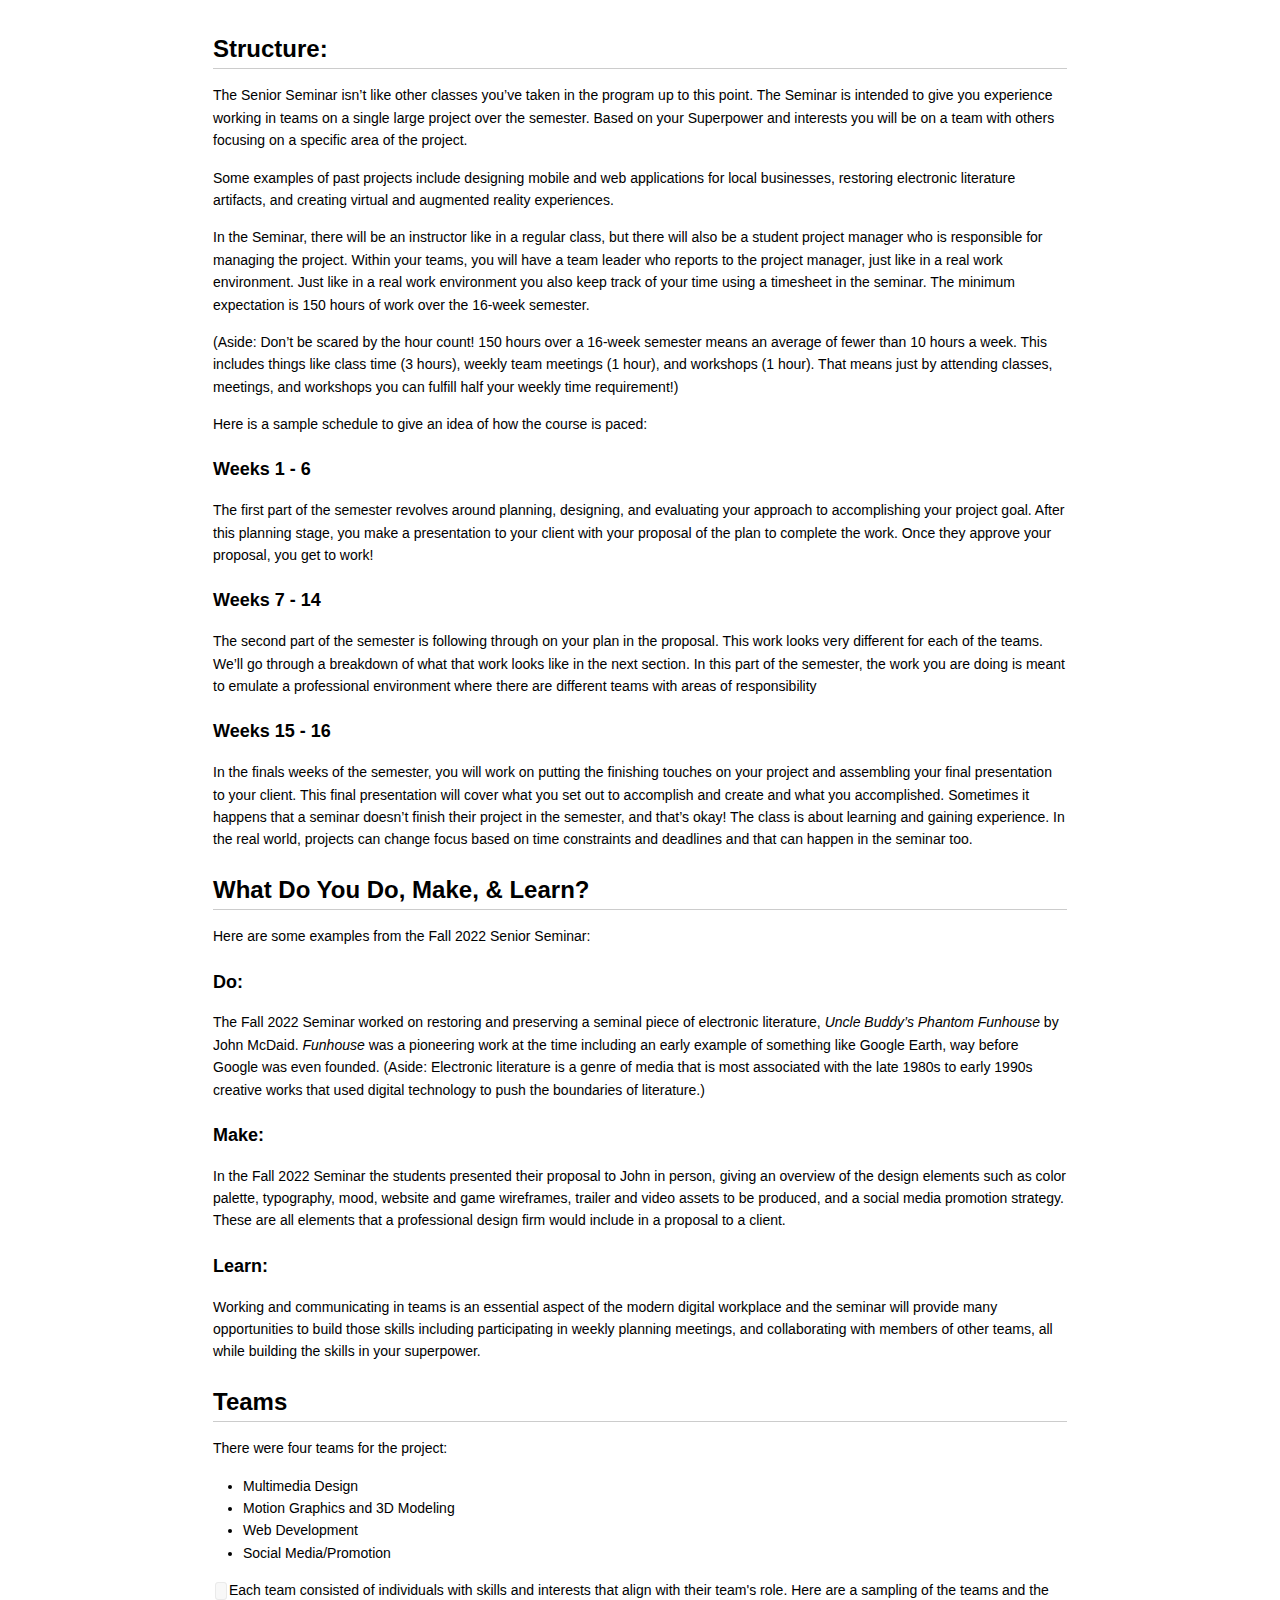
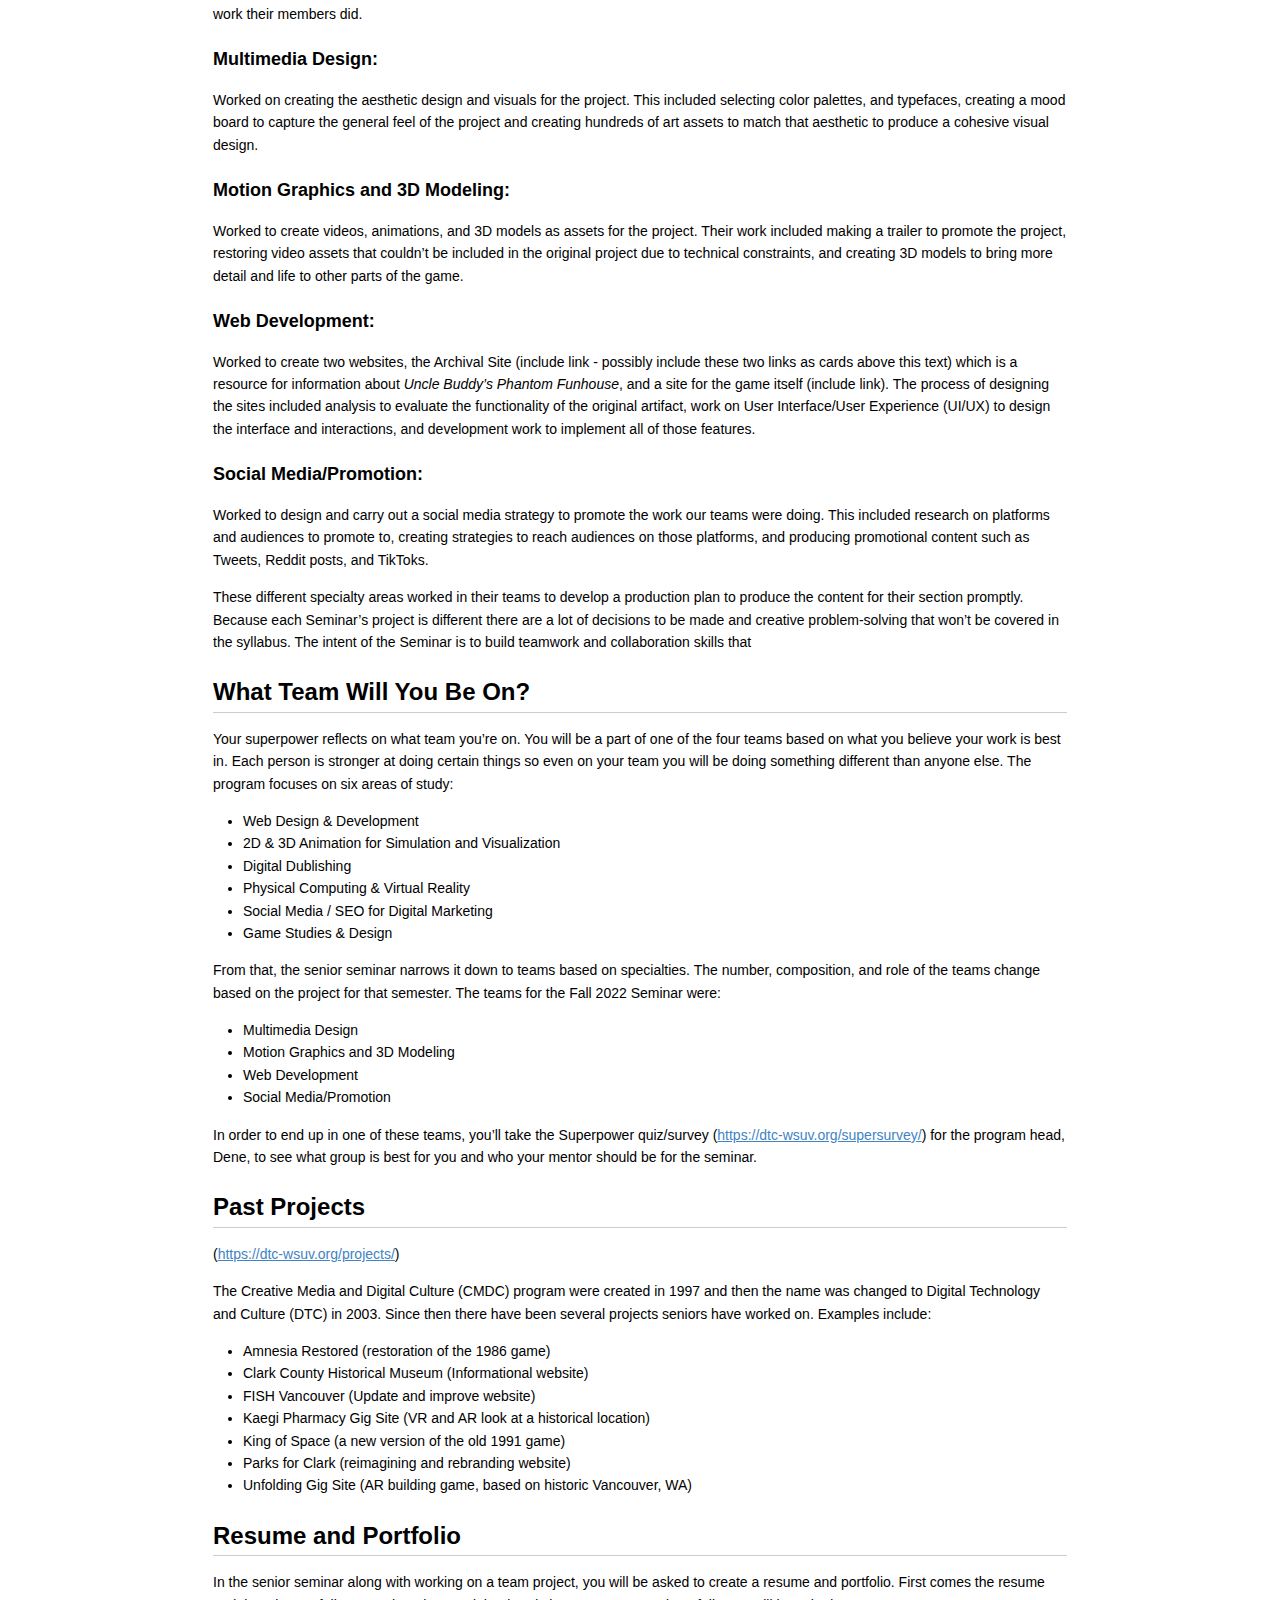
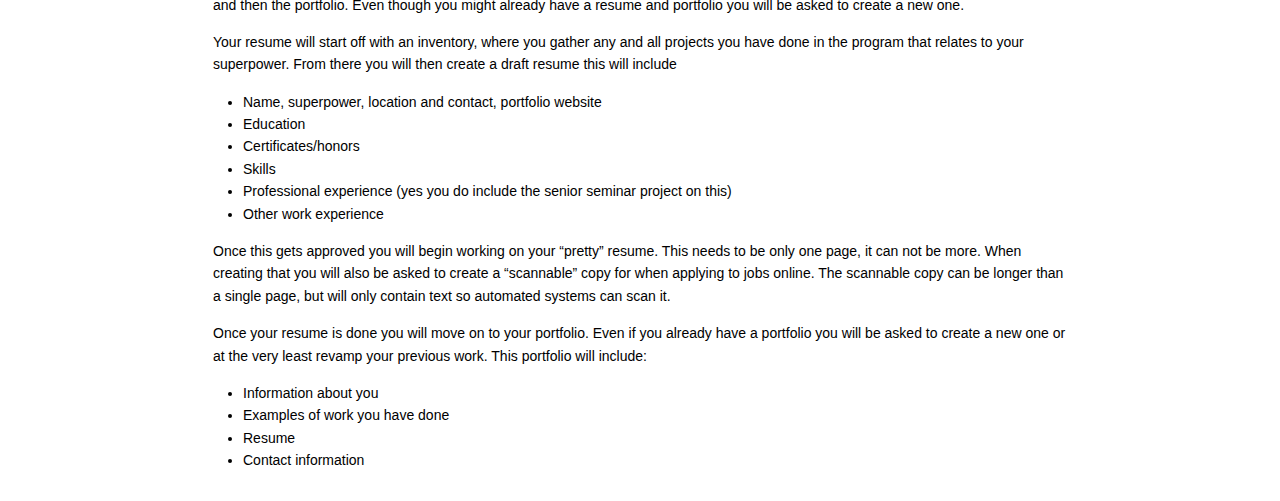
<file: Converted HTML for DigiPub final/Senior Seminar.html>
<!DOCTYPE html>
<html>

<head>

<meta charset="utf-8">
<meta name="viewport" content="width=device-width, initial-scale=1.0, user-scalable=yes">
<title>338 DigiPub Final - Senior Seminar\338 DigiPub Final - Senior Seminar</title>


<style type="text/css">
body {
  font-family: Helvetica, arial, sans-serif;
  font-size: 14px;
  line-height: 1.6;
  padding-top: 10px;
  padding-bottom: 10px;
  background-color: white;
  padding: 30px; }

body > *:first-child {
  margin-top: 0 !important; }
body > *:last-child {
  margin-bottom: 0 !important; }

a {
  color: #4183C4; }
a.absent {
  color: #cc0000; }
a.anchor {
  display: block;
  padding-left: 30px;
  margin-left: -30px;
  cursor: pointer;
  position: absolute;
  top: 0;
  left: 0;
  bottom: 0; }

h1, h2, h3, h4, h5, h6 {
  margin: 20px 0 10px;
  padding: 0;
  font-weight: bold;
  -webkit-font-smoothing: antialiased;
  cursor: text;
  position: relative; }

h1:hover a.anchor, h2:hover a.anchor, h3:hover a.anchor, h4:hover a.anchor, h5:hover a.anchor, h6:hover a.anchor {
  background: url([data-uri]) no-repeat 10px center;
  text-decoration: none; }

h1 tt, h1 code {
  font-size: inherit; }

h2 tt, h2 code {
  font-size: inherit; }

h3 tt, h3 code {
  font-size: inherit; }

h4 tt, h4 code {
  font-size: inherit; }

h5 tt, h5 code {
  font-size: inherit; }

h6 tt, h6 code {
  font-size: inherit; }

h1 {
  font-size: 28px;
  color: black; }

h2 {
  font-size: 24px;
  border-bottom: 1px solid #cccccc;
  color: black; }

h3 {
  font-size: 18px; }

h4 {
  font-size: 16px; }

h5 {
  font-size: 14px; }

h6 {
  color: #777777;
  font-size: 14px; }

p, blockquote, ul, ol, dl, li, table, pre {
  margin: 15px 0; }

hr {
  background: transparent url([data-uri]) repeat-x 0 0;
  border: 0 none;
  color: #cccccc;
  height: 4px;
  padding: 0;
}

body > h2:first-child {
  margin-top: 0;
  padding-top: 0; }
body > h1:first-child {
  margin-top: 0;
  padding-top: 0; }
  body > h1:first-child + h2 {
    margin-top: 0;
    padding-top: 0; }
body > h3:first-child, body > h4:first-child, body > h5:first-child, body > h6:first-child {
  margin-top: 0;
  padding-top: 0; }

a:first-child h1, a:first-child h2, a:first-child h3, a:first-child h4, a:first-child h5, a:first-child h6 {
  margin-top: 0;
  padding-top: 0; }

h1 p, h2 p, h3 p, h4 p, h5 p, h6 p {
  margin-top: 0; }

li p.first {
  display: inline-block; }
li {
  margin: 0; }
ul, ol {
  padding-left: 30px; }

ul :first-child, ol :first-child {
  margin-top: 0; }

dl {
  padding: 0; }
  dl dt {
    font-size: 14px;
    font-weight: bold;
    font-style: italic;
    padding: 0;
    margin: 15px 0 5px; }
    dl dt:first-child {
      padding: 0; }
    dl dt > :first-child {
      margin-top: 0; }
    dl dt > :last-child {
      margin-bottom: 0; }
  dl dd {
    margin: 0 0 15px;
    padding: 0 15px; }
    dl dd > :first-child {
      margin-top: 0; }
    dl dd > :last-child {
      margin-bottom: 0; }

blockquote {
  border-left: 4px solid #dddddd;
  padding: 0 15px;
  color: #777777; }
  blockquote > :first-child {
    margin-top: 0; }
  blockquote > :last-child {
    margin-bottom: 0; }

table {
  padding: 0;border-collapse: collapse; }
  table tr {
    border-top: 1px solid #cccccc;
    background-color: white;
    margin: 0;
    padding: 0; }
    table tr:nth-child(2n) {
      background-color: #f8f8f8; }
    table tr th {
      font-weight: bold;
      border: 1px solid #cccccc;
      margin: 0;
      padding: 6px 13px; }
    table tr td {
      border: 1px solid #cccccc;
      margin: 0;
      padding: 6px 13px; }
    table tr th :first-child, table tr td :first-child {
      margin-top: 0; }
    table tr th :last-child, table tr td :last-child {
      margin-bottom: 0; }

img {
  max-width: 100%; }

span.frame {
  display: block;
  overflow: hidden; }
  span.frame > span {
    border: 1px solid #dddddd;
    display: block;
    float: left;
    overflow: hidden;
    margin: 13px 0 0;
    padding: 7px;
    width: auto; }
  span.frame span img {
    display: block;
    float: left; }
  span.frame span span {
    clear: both;
    color: #333333;
    display: block;
    padding: 5px 0 0; }
span.align-center {
  display: block;
  overflow: hidden;
  clear: both; }
  span.align-center > span {
    display: block;
    overflow: hidden;
    margin: 13px auto 0;
    text-align: center; }
  span.align-center span img {
    margin: 0 auto;
    text-align: center; }
span.align-right {
  display: block;
  overflow: hidden;
  clear: both; }
  span.align-right > span {
    display: block;
    overflow: hidden;
    margin: 13px 0 0;
    text-align: right; }
  span.align-right span img {
    margin: 0;
    text-align: right; }
span.float-left {
  display: block;
  margin-right: 13px;
  overflow: hidden;
  float: left; }
  span.float-left span {
    margin: 13px 0 0; }
span.float-right {
  display: block;
  margin-left: 13px;
  overflow: hidden;
  float: right; }
  span.float-right > span {
    display: block;
    overflow: hidden;
    margin: 13px auto 0;
    text-align: right; }

code, tt {
  margin: 0 2px;
  padding: 0 5px;
  white-space: nowrap;
  border: 1px solid #eaeaea;
  background-color: #f8f8f8;
  border-radius: 3px; }

pre code {
  margin: 0;
  padding: 0;
  white-space: pre;
  border: none;
  background: transparent; }

.highlight pre {
  background-color: #f8f8f8;
  border: 1px solid #cccccc;
  font-size: 13px;
  line-height: 19px;
  overflow: auto;
  padding: 6px 10px;
  border-radius: 3px; }

pre {
  background-color: #f8f8f8;
  border: 1px solid #cccccc;
  font-size: 13px;
  line-height: 19px;
  overflow: auto;
  padding: 6px 10px;
  border-radius: 3px; }
  pre code, pre tt {
    background-color: transparent;
    border: none; }

sup {
    font-size: 0.83em;
    vertical-align: super;
    line-height: 0;
}

kbd {
  display: inline-block;
  padding: 3px 5px;
  font-size: 11px;
  line-height: 10px;
  color: #555;
  vertical-align: middle;
  background-color: #fcfcfc;
  border: solid 1px #ccc;
  border-bottom-color: #bbb;
  border-radius: 3px;
  box-shadow: inset 0 -1px 0 #bbb
}

* {
	-webkit-print-color-adjust: exact;
}
@media screen and (min-width: 914px) {
    body {
        width: 854px;
        margin:0 auto;
    }
}
@media print {
	table, pre {
		page-break-inside: avoid;
	}
	pre {
		word-wrap: break-word;
	}
  body {
    padding: 2cm; 
  }
}
</style>


</head>

<body>

<h2 id="toc_0">Structure:</h2>

<p>The Senior Seminar isn’t like other classes you’ve taken in the program up to this point. The Seminar is intended to give you experience working in teams on a single large project over the semester. Based on your Superpower and interests you will be on a team with others focusing on a specific area of the project. </p>

<p>Some examples of past projects include designing mobile and web applications for local businesses, restoring electronic literature artifacts, and creating virtual and augmented reality experiences. </p>

<p>In the Seminar, there will be an instructor like in a regular class, but there will also be a student project manager who is responsible for managing the project. Within your teams, you will have a team leader who reports to the project manager, just like in a real work environment. Just like in a real work environment you also keep track of your time using a timesheet in the seminar. The minimum expectation is 150 hours of work over the 16-week semester. </p>

<p>(Aside: Don’t be scared by the hour count! 150 hours over a 16-week semester means an average of fewer than 10 hours a week. This includes things like class time (3 hours), weekly team meetings (1 hour), and workshops (1 hour). That means just by attending classes, meetings, and workshops you can fulfill half your weekly time requirement!)</p>

<p>Here is a sample schedule to give an idea of how the course is paced:</p>

<h3 id="toc_1">Weeks 1 - 6</h3>

<p>The first part of the semester revolves around planning, designing, and evaluating your approach to accomplishing your project goal. After this planning stage, you make a presentation to your client with your proposal of the plan to complete the work. Once they approve your proposal, you get to work!</p>

<h3 id="toc_2">Weeks 7 - 14</h3>

<p>The second part of the semester is following through on your plan in the proposal. This work looks very different for each of the teams. We’ll go through a breakdown of what that work looks like in the next section. In this part of the semester, the work you are doing is meant to emulate a professional environment where there are different teams with areas of responsibility</p>

<h3 id="toc_3">Weeks 15 - 16</h3>

<p>In the finals weeks of the semester, you will work on putting the finishing touches on your project and assembling your final presentation to your client. This final presentation will cover what you set out to accomplish and create and what you accomplished. Sometimes it happens that a seminar doesn’t finish their project in the semester, and that’s okay! The class is about learning and gaining experience. In the real world, projects can change focus based on time constraints and deadlines and that can happen in the seminar too.</p>

<h2 id="toc_4">What Do You Do, Make, &amp; Learn?</h2>

<p>Here are some examples from the Fall 2022 Senior Seminar:</p>

<h3 id="toc_5">Do:</h3>

<p>The Fall 2022 Seminar worked on restoring and preserving a seminal piece of electronic literature, <em>Uncle Buddy’s Phantom Funhouse</em> by John McDaid. <em>Funhouse</em> was a pioneering work at the time including an early example of something like Google Earth, way before Google was even founded. (Aside: Electronic literature is a genre of media that is most associated with the late 1980s to early 1990s creative works that used digital technology to push the boundaries of literature.)</p>

<h3 id="toc_6">Make:</h3>

<p>In the Fall 2022 Seminar the students presented their proposal to John in person, giving an overview of the design elements such as color palette, typography, mood, website and game wireframes, trailer and video assets to be produced, and a social media promotion strategy. These are all elements that a professional design firm would include in a proposal to a client. </p>

<h3 id="toc_7">Learn:</h3>

<p>Working and communicating in teams is an essential aspect of the modern digital workplace and the seminar will provide many opportunities to build those skills including participating in weekly planning meetings, and collaborating with members of other teams, all while building the skills in your superpower.</p>

<h2 id="toc_8">Teams</h2>

<p>There were four teams for the project: </p>

<ul>
<li>Multimedia Design </li>
<li>Motion Graphics and 3D Modeling </li>
<li>Web Development</li>
<li>Social Media/Promotion</li>
</ul>

<p><code></code>Each team consisted of individuals with skills and interests that align with their team&#39;s role. Here are a sampling of the teams and the work their members did.</p>

<h3 id="toc_9">Multimedia Design:</h3>

<p>Worked on creating the aesthetic design and visuals for the project. This included selecting color palettes, and typefaces, creating a mood board to capture the general feel of the project and creating hundreds of art assets to match that aesthetic to produce a cohesive visual design.</p>

<h3 id="toc_10">Motion Graphics and 3D Modeling:</h3>

<p>Worked to create videos, animations, and 3D models as assets for the project. Their work included making a trailer to promote the project, restoring video assets that couldn’t be included in the original project due to technical constraints, and creating 3D models to bring more detail and life to other parts of the game.</p>

<h3 id="toc_11">Web Development:</h3>

<p>Worked to create two websites, the Archival Site (include link - possibly include these two links as cards above this text) which is a resource for information about <em>Uncle Buddy’s Phantom Funhouse</em>, and a site for the game itself (include link). The process of designing the sites included analysis to evaluate the functionality of the original artifact, work on User Interface/User Experience (UI/UX) to design the interface and interactions, and development work to implement all of those features.</p>

<h3 id="toc_12">Social Media/Promotion:</h3>

<p>Worked to design and carry out a social media strategy to promote the work our teams were doing. This included research on platforms and audiences to promote to, creating strategies to reach audiences on those platforms, and producing promotional content such as Tweets, Reddit posts, and TikToks.</p>

<p>These different specialty areas worked in their teams to develop a production plan to produce the content for their section promptly. Because each Seminar’s project is different there are a lot of decisions to be made and creative problem-solving that won’t be covered in the syllabus. The intent of the Seminar is to build teamwork and collaboration skills that </p>

<h2 id="toc_13">What Team Will You Be On?</h2>

<p>Your superpower reflects on what team you’re on. You will be a part of one of the four teams based on what you believe your work is best in. Each person is stronger at doing certain things so even on your team you will be doing something different than anyone else. The program focuses on six areas of study: </p>

<ul>
<li>Web Design &amp; Development</li>
<li>2D &amp; 3D Animation for Simulation and Visualization</li>
<li>Digital Dublishing</li>
<li>Physical Computing &amp; Virtual Reality</li>
<li>Social Media / SEO for Digital Marketing</li>
<li>Game Studies &amp; Design</li>
</ul>

<p>From that, the senior seminar narrows it down to teams based on specialties. The number, composition, and role of the teams change based on the project for that semester. The teams for the Fall 2022 Seminar were:</p>

<ul>
<li>Multimedia Design </li>
<li>Motion Graphics and 3D Modeling </li>
<li>Web Development</li>
<li>Social Media/Promotion</li>
</ul>

<p>In order to end up in one of these teams, you’ll take the Superpower quiz/survey (<a href="https://dtc-wsuv.org/supersurvey/">https://dtc-wsuv.org/supersurvey/</a>) for the program head, Dene, to see what group is best for you and who your mentor should be for the seminar. </p>

<h2 id="toc_14">Past Projects</h2>

<p>(<a href="https://dtc-wsuv.org/projects/">https://dtc-wsuv.org/projects/</a>)</p>

<p>The Creative Media and Digital Culture (CMDC) program were created in 1997 and then the name was changed to Digital Technology and Culture (DTC) in 2003.  Since then there have been several projects seniors have worked on. Examples include:</p>

<ul>
<li>Amnesia Restored (restoration of the 1986 game)</li>
<li>Clark County Historical Museum (Informational website)</li>
<li>FISH Vancouver (Update and improve website)</li>
<li>Kaegi Pharmacy Gig Site (VR and AR look at a historical location)</li>
<li>King of Space (a new version of the old 1991 game)</li>
<li>Parks for Clark (reimagining and rebranding website)</li>
<li>Unfolding Gig Site (AR building game, based on historic Vancouver, WA)</li>
</ul>

<h2 id="toc_15">Resume and Portfolio</h2>

<p>In the senior seminar along with working on a team project, you will be asked to create a resume and portfolio. First comes the resume and then the portfolio. Even though you might already have a resume and portfolio you will be asked to create a new one. </p>

<p>Your resume will start off with an inventory, where you gather any and all projects you have done in the program that relates to your superpower. From there you will then create a draft resume this will include </p>

<ul>
<li>Name, superpower, location and contact, portfolio website </li>
<li>Education </li>
<li>Certificates/honors </li>
<li>Skills </li>
<li>Professional experience (yes you do include the senior seminar project on this)</li>
<li>Other work experience </li>
</ul>

<p>Once this gets approved you will begin working on your “pretty” resume. This needs to be only one page, it can not be more. When creating that you will also be asked to create a “scannable” copy for when applying to jobs online. The scannable copy can be longer than a single page, but will only contain text so automated systems can scan it.</p>

<p>Once your resume is done you will move on to your portfolio. Even if you already have a portfolio you will be asked to create a new one or at the very least revamp your previous work. This portfolio will include: </p>

<ul>
<li>Information about you </li>
<li>Examples of work you have done</li>
<li>Resume </li>
<li>Contact information </li>
</ul>




</body>

</html>
</file>
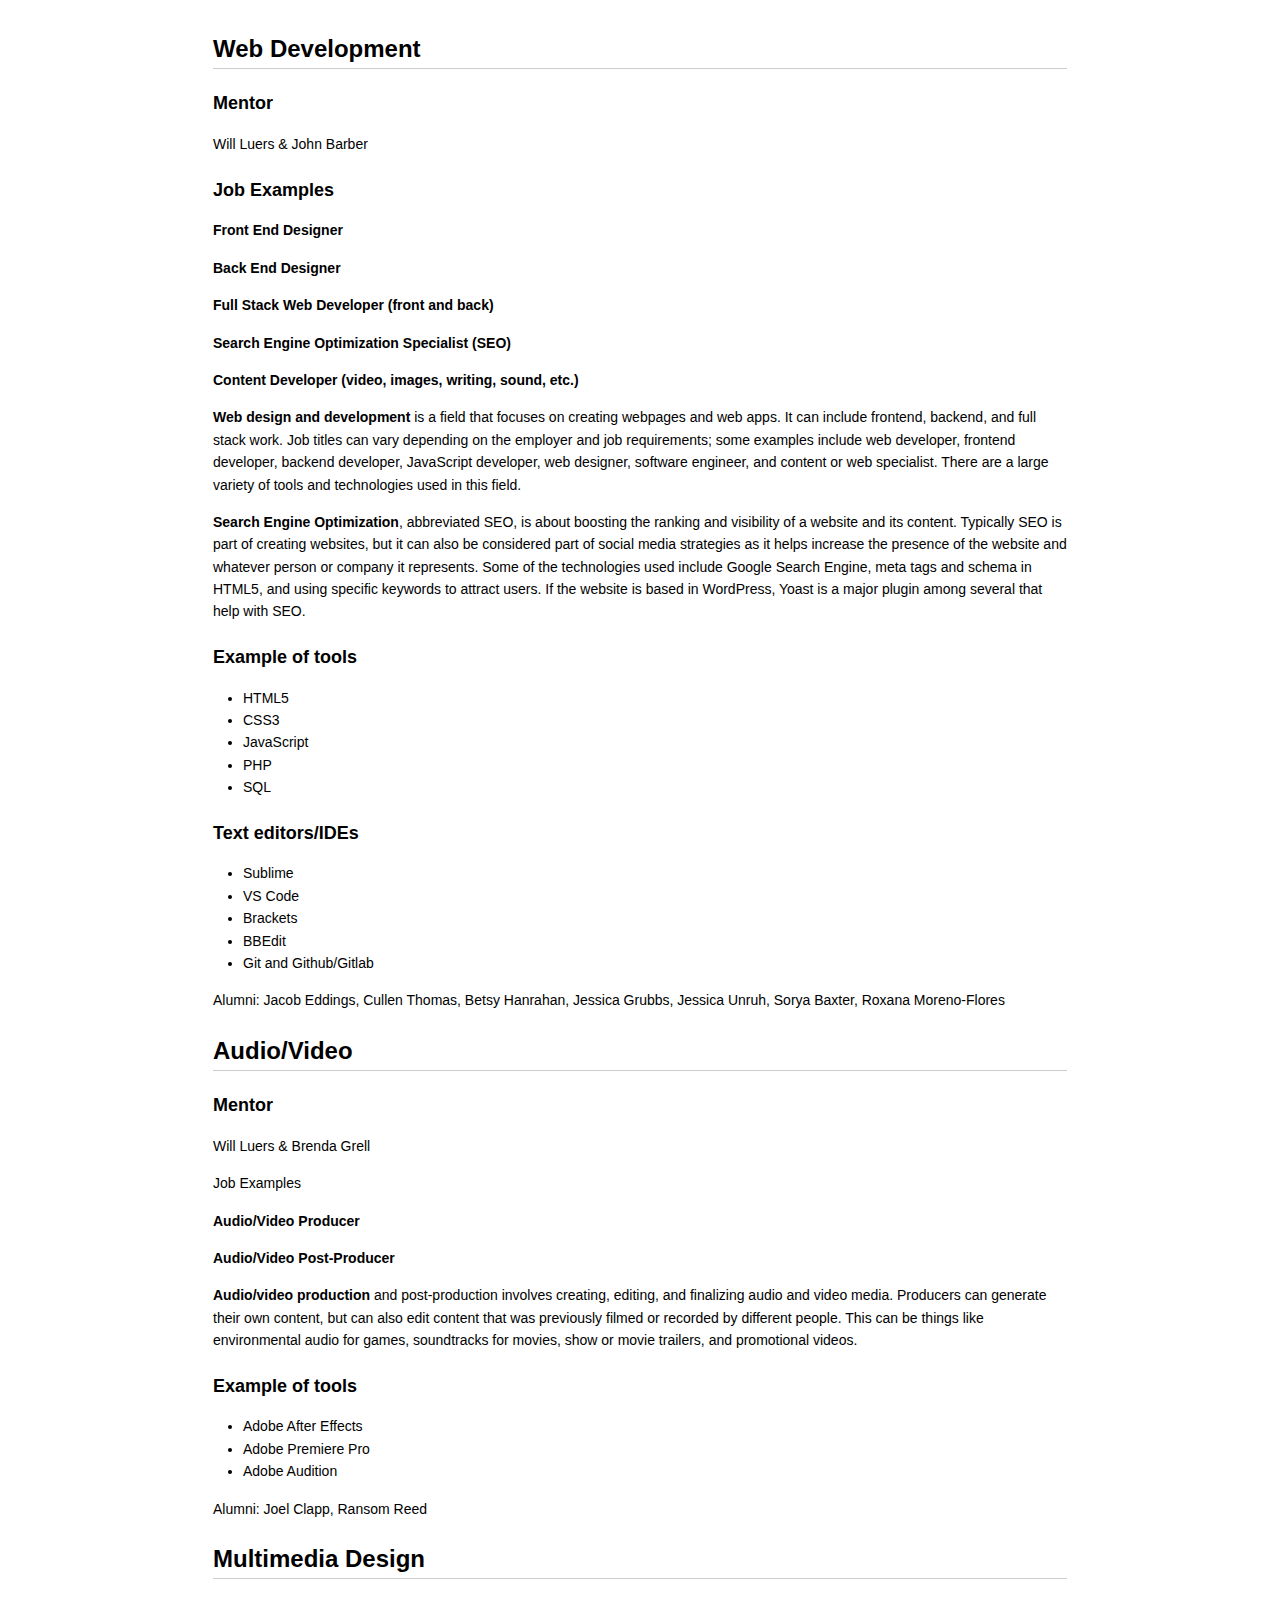
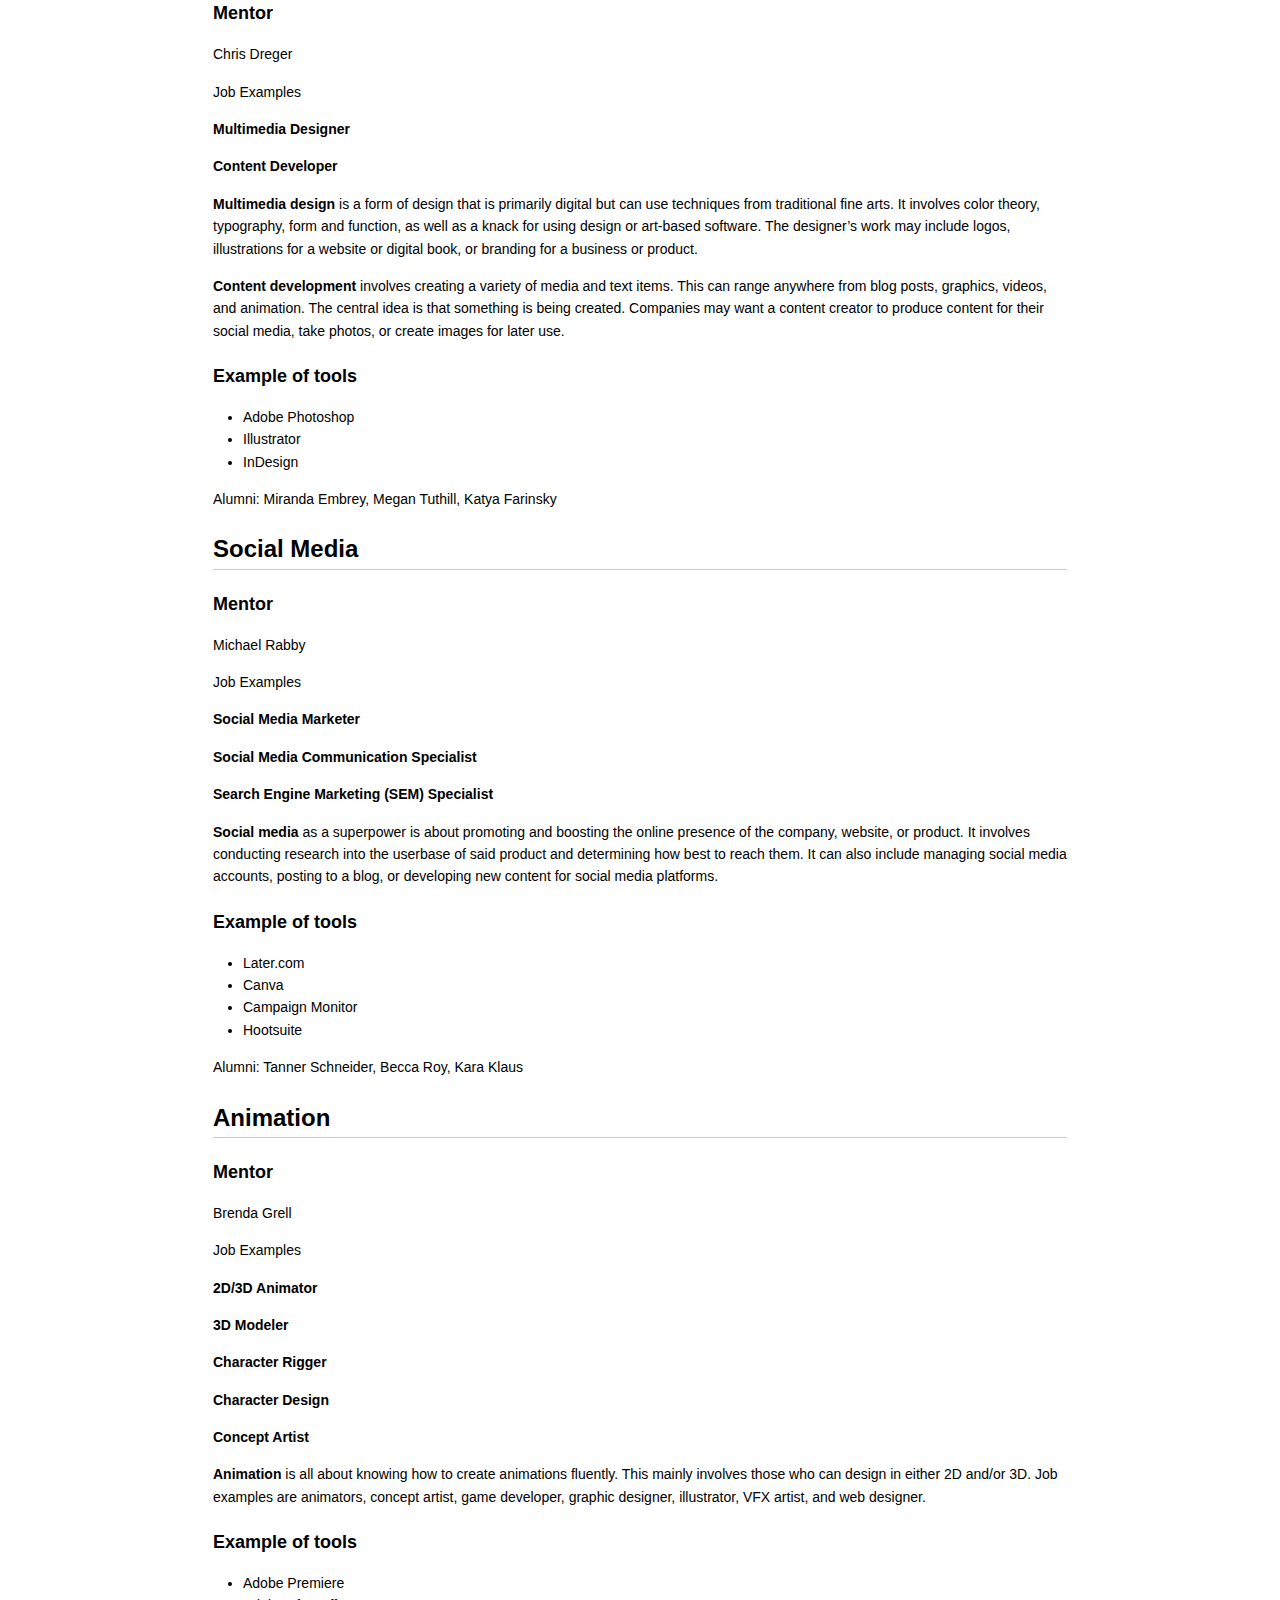
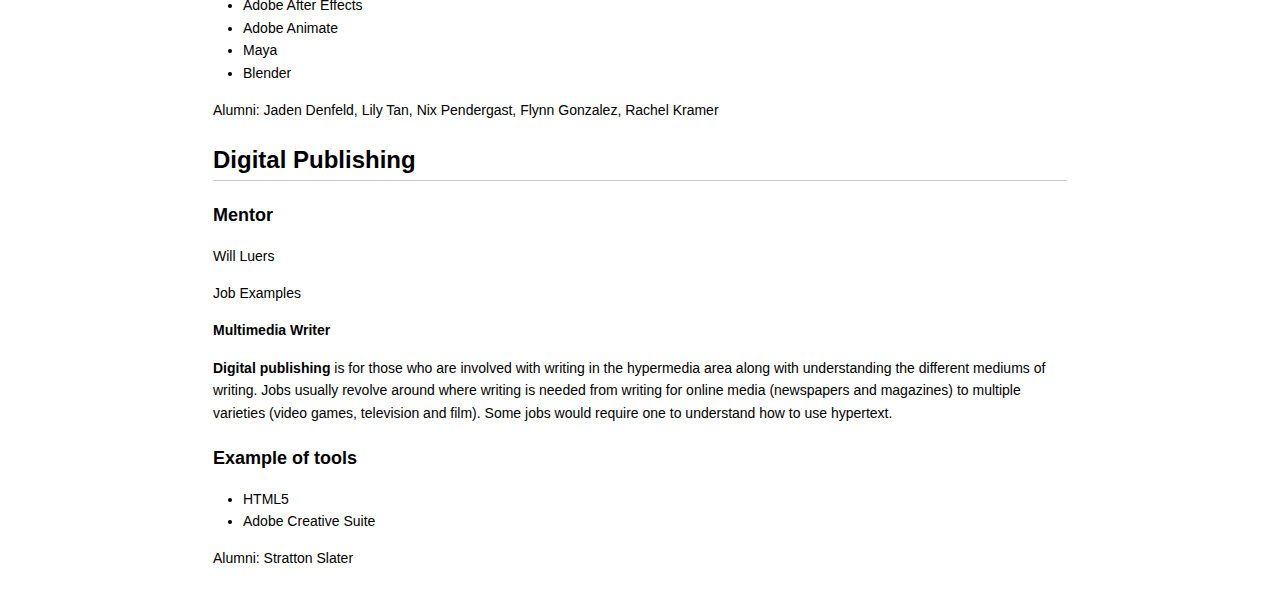
<file: Converted HTML for DigiPub final/Superpowers.html>
<!DOCTYPE html>
<html>

<head>

<meta charset="utf-8">
<meta name="viewport" content="width=device-width, initial-scale=1.0, user-scalable=yes">
<title>338 DigiPub Final - Superpowers\338 DigiPub Final - Superpowers</title>


<style type="text/css">
body {
  font-family: Helvetica, arial, sans-serif;
  font-size: 14px;
  line-height: 1.6;
  padding-top: 10px;
  padding-bottom: 10px;
  background-color: white;
  padding: 30px; }

body > *:first-child {
  margin-top: 0 !important; }
body > *:last-child {
  margin-bottom: 0 !important; }

a {
  color: #4183C4; }
a.absent {
  color: #cc0000; }
a.anchor {
  display: block;
  padding-left: 30px;
  margin-left: -30px;
  cursor: pointer;
  position: absolute;
  top: 0;
  left: 0;
  bottom: 0; }

h1, h2, h3, h4, h5, h6 {
  margin: 20px 0 10px;
  padding: 0;
  font-weight: bold;
  -webkit-font-smoothing: antialiased;
  cursor: text;
  position: relative; }

h1:hover a.anchor, h2:hover a.anchor, h3:hover a.anchor, h4:hover a.anchor, h5:hover a.anchor, h6:hover a.anchor {
  background: url([data-uri]) no-repeat 10px center;
  text-decoration: none; }

h1 tt, h1 code {
  font-size: inherit; }

h2 tt, h2 code {
  font-size: inherit; }

h3 tt, h3 code {
  font-size: inherit; }

h4 tt, h4 code {
  font-size: inherit; }

h5 tt, h5 code {
  font-size: inherit; }

h6 tt, h6 code {
  font-size: inherit; }

h1 {
  font-size: 28px;
  color: black; }

h2 {
  font-size: 24px;
  border-bottom: 1px solid #cccccc;
  color: black; }

h3 {
  font-size: 18px; }

h4 {
  font-size: 16px; }

h5 {
  font-size: 14px; }

h6 {
  color: #777777;
  font-size: 14px; }

p, blockquote, ul, ol, dl, li, table, pre {
  margin: 15px 0; }

hr {
  background: transparent url([data-uri]) repeat-x 0 0;
  border: 0 none;
  color: #cccccc;
  height: 4px;
  padding: 0;
}

body > h2:first-child {
  margin-top: 0;
  padding-top: 0; }
body > h1:first-child {
  margin-top: 0;
  padding-top: 0; }
  body > h1:first-child + h2 {
    margin-top: 0;
    padding-top: 0; }
body > h3:first-child, body > h4:first-child, body > h5:first-child, body > h6:first-child {
  margin-top: 0;
  padding-top: 0; }

a:first-child h1, a:first-child h2, a:first-child h3, a:first-child h4, a:first-child h5, a:first-child h6 {
  margin-top: 0;
  padding-top: 0; }

h1 p, h2 p, h3 p, h4 p, h5 p, h6 p {
  margin-top: 0; }

li p.first {
  display: inline-block; }
li {
  margin: 0; }
ul, ol {
  padding-left: 30px; }

ul :first-child, ol :first-child {
  margin-top: 0; }

dl {
  padding: 0; }
  dl dt {
    font-size: 14px;
    font-weight: bold;
    font-style: italic;
    padding: 0;
    margin: 15px 0 5px; }
    dl dt:first-child {
      padding: 0; }
    dl dt > :first-child {
      margin-top: 0; }
    dl dt > :last-child {
      margin-bottom: 0; }
  dl dd {
    margin: 0 0 15px;
    padding: 0 15px; }
    dl dd > :first-child {
      margin-top: 0; }
    dl dd > :last-child {
      margin-bottom: 0; }

blockquote {
  border-left: 4px solid #dddddd;
  padding: 0 15px;
  color: #777777; }
  blockquote > :first-child {
    margin-top: 0; }
  blockquote > :last-child {
    margin-bottom: 0; }

table {
  padding: 0;border-collapse: collapse; }
  table tr {
    border-top: 1px solid #cccccc;
    background-color: white;
    margin: 0;
    padding: 0; }
    table tr:nth-child(2n) {
      background-color: #f8f8f8; }
    table tr th {
      font-weight: bold;
      border: 1px solid #cccccc;
      margin: 0;
      padding: 6px 13px; }
    table tr td {
      border: 1px solid #cccccc;
      margin: 0;
      padding: 6px 13px; }
    table tr th :first-child, table tr td :first-child {
      margin-top: 0; }
    table tr th :last-child, table tr td :last-child {
      margin-bottom: 0; }

img {
  max-width: 100%; }

span.frame {
  display: block;
  overflow: hidden; }
  span.frame > span {
    border: 1px solid #dddddd;
    display: block;
    float: left;
    overflow: hidden;
    margin: 13px 0 0;
    padding: 7px;
    width: auto; }
  span.frame span img {
    display: block;
    float: left; }
  span.frame span span {
    clear: both;
    color: #333333;
    display: block;
    padding: 5px 0 0; }
span.align-center {
  display: block;
  overflow: hidden;
  clear: both; }
  span.align-center > span {
    display: block;
    overflow: hidden;
    margin: 13px auto 0;
    text-align: center; }
  span.align-center span img {
    margin: 0 auto;
    text-align: center; }
span.align-right {
  display: block;
  overflow: hidden;
  clear: both; }
  span.align-right > span {
    display: block;
    overflow: hidden;
    margin: 13px 0 0;
    text-align: right; }
  span.align-right span img {
    margin: 0;
    text-align: right; }
span.float-left {
  display: block;
  margin-right: 13px;
  overflow: hidden;
  float: left; }
  span.float-left span {
    margin: 13px 0 0; }
span.float-right {
  display: block;
  margin-left: 13px;
  overflow: hidden;
  float: right; }
  span.float-right > span {
    display: block;
    overflow: hidden;
    margin: 13px auto 0;
    text-align: right; }

code, tt {
  margin: 0 2px;
  padding: 0 5px;
  white-space: nowrap;
  border: 1px solid #eaeaea;
  background-color: #f8f8f8;
  border-radius: 3px; }

pre code {
  margin: 0;
  padding: 0;
  white-space: pre;
  border: none;
  background: transparent; }

.highlight pre {
  background-color: #f8f8f8;
  border: 1px solid #cccccc;
  font-size: 13px;
  line-height: 19px;
  overflow: auto;
  padding: 6px 10px;
  border-radius: 3px; }

pre {
  background-color: #f8f8f8;
  border: 1px solid #cccccc;
  font-size: 13px;
  line-height: 19px;
  overflow: auto;
  padding: 6px 10px;
  border-radius: 3px; }
  pre code, pre tt {
    background-color: transparent;
    border: none; }

sup {
    font-size: 0.83em;
    vertical-align: super;
    line-height: 0;
}

kbd {
  display: inline-block;
  padding: 3px 5px;
  font-size: 11px;
  line-height: 10px;
  color: #555;
  vertical-align: middle;
  background-color: #fcfcfc;
  border: solid 1px #ccc;
  border-bottom-color: #bbb;
  border-radius: 3px;
  box-shadow: inset 0 -1px 0 #bbb
}

* {
	-webkit-print-color-adjust: exact;
}
@media screen and (min-width: 914px) {
    body {
        width: 854px;
        margin:0 auto;
    }
}
@media print {
	table, pre {
		page-break-inside: avoid;
	}
	pre {
		word-wrap: break-word;
	}
  body {
    padding: 2cm; 
  }
}
</style>


</head>

<body>

<h2 id="toc_0">Web Development</h2>

<h3 id="toc_1">Mentor</h3>

<p>Will Luers &amp; John Barber</p>

<h3 id="toc_2">Job Examples</h3>

<p><strong>Front End Designer</strong></p>

<p><strong>Back End Designer</strong></p>

<p><strong>Full Stack Web Developer (front and back)</strong></p>

<p><strong>Search Engine Optimization Specialist (SEO)</strong></p>

<p><strong>Content Developer (video, images, writing, sound, etc.)</strong></p>

<p><strong>Web design and development</strong> is a field that focuses on creating webpages and web apps. It can include frontend, backend, and full stack work. Job titles can vary depending on the employer and job requirements; some examples include web developer, frontend developer, backend developer, JavaScript developer, web designer, software engineer, and content or web specialist. There are a large variety of tools and technologies used in this field.</p>

<p><strong>Search Engine Optimization</strong>, abbreviated SEO, is about boosting the ranking and visibility of a website and its content. Typically SEO is part of creating websites, but it can also be considered part of social media strategies as it helps increase the presence of the website and whatever person or company it represents. Some of the technologies used include Google Search Engine, meta tags and schema in HTML5, and using specific keywords to attract users. If the website is based in WordPress, Yoast is a major plugin among several that help with SEO.</p>

<h3 id="toc_3">Example of tools</h3>

<ul>
<li>HTML5</li>
<li>CSS3</li>
<li>JavaScript</li>
<li>PHP</li>
<li>SQL</li>
</ul>

<h3 id="toc_4">Text editors/IDEs</h3>

<ul>
<li>Sublime</li>
<li>VS Code</li>
<li>Brackets</li>
<li>BBEdit</li>
<li>Git and Github/Gitlab</li>
</ul>

<p>Alumni: Jacob Eddings, Cullen Thomas, Betsy Hanrahan, Jessica Grubbs, Jessica Unruh, Sorya Baxter, Roxana Moreno-Flores </p>

<h2 id="toc_5">Audio/Video</h2>

<h3 id="toc_6">Mentor</h3>

<p>Will Luers &amp; Brenda Grell</p>

<p>Job Examples</p>

<p><strong>Audio/Video Producer</strong></p>

<p><strong>Audio/Video Post-Producer</strong></p>

<p><strong>Audio/video production</strong> and post-production involves creating, editing, and finalizing audio and video media. Producers can generate their own content, but can also edit content that was previously filmed or recorded by different people. This can be things like environmental audio for games, soundtracks for movies, show or movie trailers, and promotional videos.</p>

<h3 id="toc_7">Example of tools</h3>

<ul>
<li>Adobe After Effects</li>
<li>Adobe Premiere Pro </li>
<li>Adobe Audition</li>
</ul>

<p>Alumni: Joel Clapp, Ransom Reed</p>

<h2 id="toc_8">Multimedia Design</h2>

<h3 id="toc_9">Mentor</h3>

<p>Chris Dreger</p>

<p>Job Examples</p>

<p><strong>Multimedia Designer</strong></p>

<p><strong>Content Developer</strong></p>

<p><strong>Multimedia design</strong> is a form of design that is primarily digital but can use techniques from traditional fine arts. It involves color theory, typography, form and function, as well as a knack for using design or art-based software. The designer’s work may include logos, illustrations for a website or digital book, or branding for a business or product.</p>

<p><strong>Content development</strong> involves creating a variety of media and text items. This can range anywhere from blog posts, graphics, videos, and animation. The central idea is that something is being created. Companies may want a content creator to produce content for their social media, take photos, or create images for later use.</p>

<h3 id="toc_10">Example of tools</h3>

<ul>
<li>Adobe Photoshop</li>
<li>Illustrator</li>
<li>InDesign</li>
</ul>

<p>Alumni: Miranda Embrey, Megan Tuthill,  Katya Farinsky</p>

<h2 id="toc_11">Social Media</h2>

<h3 id="toc_12">Mentor</h3>

<p>Michael Rabby</p>

<p>Job Examples</p>

<p><strong>Social Media Marketer</strong></p>

<p><strong>Social Media Communication Specialist</strong></p>

<p><strong>Search Engine Marketing (SEM) Specialist</strong></p>

<p><strong>​​Social media</strong> as a superpower is about promoting and boosting the online presence of the company, website, or product. It involves conducting research into the userbase of said product and determining how best to reach them. It can also include managing social media accounts, posting to a blog, or developing new content for social media platforms.</p>

<h3 id="toc_13">Example of tools</h3>

<ul>
<li>Later.com</li>
<li>Canva</li>
<li>Campaign Monitor</li>
<li>Hootsuite</li>
</ul>

<p>Alumni: Tanner Schneider, Becca Roy, Kara Klaus</p>

<h2 id="toc_14">Animation</h2>

<h3 id="toc_15">Mentor</h3>

<p>Brenda Grell</p>

<p>Job Examples</p>

<p><strong>2D/3D Animator</strong></p>

<p><strong>3D Modeler</strong></p>

<p><strong>Character Rigger</strong></p>

<p><strong>Character Design</strong></p>

<p><strong>Concept Artist</strong></p>

<p><strong>Animation</strong> is all about knowing how to create animations fluently. This mainly involves those who can design in either 2D and/or 3D. Job examples are animators, concept artist, game developer, graphic designer, illustrator, VFX artist, and web designer.</p>

<h3 id="toc_16">Example of tools</h3>

<ul>
<li>Adobe Premiere</li>
<li>Adobe After Effects</li>
<li>Adobe Animate</li>
<li>Maya</li>
<li>Blender</li>
</ul>

<p>Alumni: Jaden Denfeld, Lily Tan, Nix Pendergast, Flynn Gonzalez, Rachel Kramer</p>

<h2 id="toc_17">Digital Publishing</h2>

<h3 id="toc_18">Mentor</h3>

<p>Will Luers</p>

<p>Job Examples</p>

<p><strong>Multimedia Writer</strong></p>

<p><strong>Digital publishing</strong> is for those who are involved with writing in the hypermedia area along with understanding the different mediums of writing. Jobs usually revolve around where writing is needed from writing for online media (newspapers and magazines) to multiple varieties (video games, television and film). Some jobs would require one to understand how to use hypertext.</p>

<h3 id="toc_19">Example of tools</h3>

<ul>
<li>HTML5</li>
<li>Adobe Creative Suite</li>
</ul>

<p>Alumni: Stratton Slater</p>




</body>

</html>
</file>
<file: styles.css>
/* 
IMPORTED FONTS
*/

@import url('https://fonts.googleapis.com/css?family=Habibi');
@import url('https://fonts.googleapis.com/css?family=Oswald');

/* http://meyerweb.com/eric/tools/css/reset/ 
   v2.0 | 20110126
   License: none (public domain)
*/

html, body, div, span, applet, object, iframe,
h1, h2, h3, h4, h5, h6, p, blockquote, pre,
a, abbr, acronym, address, big, cite, code,
del, dfn, em, img, ins, kbd, q, s, samp,
small, strike, strong, sub, sup, tt, var,
b, u, i, center,
dl, dt, dd, ,
fieldset, form, label, legend,
table, caption, tbody, tfoot, thead, tr, th, td,
article, aside, canvas, details, embed, 
figure, figcaption, footer, header, hgroup, 
menu, nav, output, ruby, section, summary,
time, mark, audio, video {
  margin: 0;
  padding: 0;
  border: 0;
  font-size: 100%;
  font: inherit;
  vertical-align: baseline;
}
/* HTML5 display-role reset for older browsers */
article, aside, details, figcaption, figure, 
footer, header, hgroup, menu, nav, section {
  display: block;
}


body {
  line-height: 1;
}


blockquote, q {
  quotes: none;
}
blockquote:before, blockquote:after,
q:before, q:after {
  content: '';
  content: none;
}
table {
  border-collapse: collapse;
  border-spacing: 0;
}

/* END RESET */



/* ---------------------------------------------------------------------------------------
BODY STYLES
 ----------------------------------------------------------------------------------------- */

body {
  margin: auto;
  font-family: 'IBM Plex Serif', serif;
  font-size: 20px;
  padding-bottom: 10px;
  background-color: #f1f2f2;
  padding: 0px;
  margin-top:-25px;
  line-height: 1.4;
  letter-spacing: .015em;
  scroll-behavior: smooth;
}

body > *:first-child {
  margin-top: 0 !important; }
body > *:last-child {
  margin-bottom: 0 !important; }



/*HEADING styles*/

h1, h2, h3, h4, h5, h6 {
  margin: 0px 0px 0px;
  padding: 0;
  font-weight: bold;
  -webkit-font-smoothing: antialiased;
  cursor: text;
}

#introBG {
  padding: 5% 5% 5% 5%;
  background-color:#981e32;  
  background-size: 90%;
  background-position: top right;
  background-repeat: no-repeat;
  max-width: 80%;
  margin: 0 auto;
}

#creBG {
  padding: 5% 5% 5% 5%;
  background-color:#d9edd9;  
  background-size: 90%;
  background-position: top right;
  background-repeat: no-repeat;
  max-width: 80%;
  margin: 0 auto;
}

#facBG {
  padding: 5% 5% 5% 5%;
  background-color:#526dad;  
  background-size: 90%;
  background-position: top right;
  background-repeat: no-repeat;
  max-width: 80%;
  margin: 0 auto;
}

#progBG {
  padding: 5% 5% 5% 5%;
  background-color:#5e21b5;  
  background-size: 90%;
  background-position: top right;
  background-repeat: no-repeat;
  max-width: 80%;
  margin: 0 auto;
}

#senBG {
  padding: 5% 5% 5% 5%;
  background-color:#f6bf5a;  
  background-size: 90%;
  background-position: top right;
  background-repeat: no-repeat;
  max-width: 80%;
  margin: 0 auto;
}

#supBG {
  padding: 5% 5% 5% 5%;
  background-color:#289968;  
  background-size: 90%;
  background-position: top right;
  background-repeat: no-repeat;
  max-width: 80%;
  margin: 0 auto;
}

#camBG {
  padding: 5% 5% 5% 5%;
  background-color:#ff6866;  
  background-size: 90%;
  background-position: top right;
  background-repeat: no-repeat;
  max-width: 80%;
  margin: 0 auto;
}

h1 {
  margin:auto;
  margin-top: 0;
  margin-bottom: 0;
  padding-bottom: 0;
  padding-top: 1em;
  font-family: 'Fjalla One', sans-serif;
}

h2 { 
  font-family: 'Fjalla One', sans-serif;
  font-size: 2em;
  padding-top: 1em;
  padding-bottom: none;
  padding-left: 1em;
  }


.super{
  color: #155237;
}

.program-info{
color: #3f1678;
}

.campus-support{
color: #d45755;
}

.faculty{
color: #3d5282;
}

.senior-seminar{
color: #c99d4b;
}

.ind{
  color: #981e32;
}

h3{
padding-top: 1em;
padding-left: 1em;
font-size: 1.3em;
}

h4{
padding-left: 1em;

}

ul, ol {

}

li {

}

.seminar_lists {
  padding-left: 4em;
}

/* content styles */
.content {
  width: 100%;
  background: #fff;
  /* height: 100%; */
}


/*LINK styles*/

a {
  color: #58595b; }
a.absent {
  color: #58595b; }
a.anchor {
  display: block;
  padding-left: 30px;
  margin-left: -30px;
  cursor: pointer;
  position: absolute;
  top: 0;
  left: 0;
  bottom: 0; }
  

/*Main Wrapper styles*/

.wrapper { 
	margin:auto;
	padding:0%;
  max-width: 90%;
  height: 75vh;
  background: #fff;
}

#intro-wrapper {
  height: 68vh;
}

.wrapper p {
  padding: 0.5% 4%;
  margin: 1%;
  margin-top: 0.25em;
  line-height: 1.5;
}

#main {
  height: 103vh;
}





/* ---------------------------------------------------------------------------------------
SIDEBAR MENU STYLES
 ----------------------------------------------------------------------------------------- */


.accordion {
    background-color: #fff;
    font-family: 'Fjalla One', sans-serif;
    color: #444;
    cursor: pointer;
    /*padding: 2%;*/
    width: 100%;
    text-align: left;
    border: none;
    outline: none;
    transition: 0.4s;
    font-size:1.1em;
    line-height: 1.5em;
}

#camp{
color: #d45755;
}

#cred{
color: #981e32;
}

#facu{
color: #526dad;
}

#intr{
color: #981e32;
}

#prog{
color: #5e21b5;
}

#seni{
color: #c99d4b;
}

#supe{
color: #289968;
}

/*.panel {
    padding: 0 18px;
    display: none;
    overflow: scroll;
    list-style:none;
    font-size: 1em;
  }*/



header {
  position: relative;
	width: 40%;
	left: 0px;
	top:0px; 
  background: transparent;

}

#mainSidenav h1 {
     font-size: 1.7em;
     margin-left: 5%;
     line-height: 1.2;
     letter-spacing: .1em;
     text-align: left;
     margin-bottom: 4%;
     font-family: 'Fjalla One', sans-serif;
  }

#mainSidenav.small{
   font-size: .45em;
   line-height: 1.25;
   padding-top: 0;
   padding-left: 0;
   margin-left: 0;
   margin-top: 5%;
   letter-spacing: normal;
   text-align: left;
}

.sidenav h1 { 
   font-family:  sans-serif;
  font-size: 1.7em;

  text-align:left;
  margin-top: 5%;
  }

.sidenav hr {
    border: 0;
    height: 1px;
    background: #333;
}

.small {
  display:block;
  color: #444;
  font-size: .53em;
  font-style: italic;
  font-weight: normal;
  margin: 5% 0;
  font-family: 'Fjalla One', sans-serif;
   line-height: 1.25;
   padding-top: 0;
   padding-left: 0;
   margin-top: 5%;
   letter-spacing: normal;
   text-align: left;
  }

.sidenav p {
  font-size: .6em;
  font-family: serif;
  text-align: left;
  margin-left: 0%;
  width: 80%;
}

::-webkit-scrollbar {
    height: 12px;
    width: 8px;
    background: #d6d0d0;
}

::-webkit-scrollbar-thumb {
    background: #981e32;
    -webkit-border-radius: 1ex;
    -webkit-box-shadow: 0px 1px 2px rgba(0, 0, 0, 0.75);
}

::-webkit-scrollbar-corner {
    background: #000;
}


/* ---------------------------------------------------------------------------------------
HAMBURGER MENU STYLES
 ----------------------------------------------------------------------------------------- */
  #burger {
    position: fixed;
    top: 0%;
    left: 0%;
    width: 99%;
   
    text-align: left;
    z-index: 20;
    display: block;
    text-shadow: 1px 1px 1px #999;
    background-color:transparent;
    /*background-image: url("img/stripes1.png");*/
    padding-bottom: 1%;
    padding-left: 1%;
  }
  
  .sidenav {
    height: 90%;
    width: 200px;
    position: fixed;
    z-index: 1;
    top: 0;
    left: 0;
    background-color: white;
    overflow-x: hidden;
    overflow-y: auto;
    transition: 0.5s;
    padding: 1% 0% 10% 1%;

    background-color: #FFF;
}

nav {
    padding-top: 8%;
    padding-bottom: 10%;
    padding-left: 4%;
}

.sidenav .panel a {
    /*padding: 2% 3%;*/
    text-decoration: none;
    display: block;
    transition: 0.3s;
}

div#panel2 ul{
  margin: 0%;
}

.toc-item {
  padding-left: 0%;
}

.panel a {
    font-size: .7em;
    font-family: 'IBM Plex Serif', serif;
}

.sidenav .closebtn {
    position: absolute;
    top: 0%;
    right: 3%;
    font-size: 1.5em;
    z-index: 5;
    text-decoration: none;
}

#close-btn {
  display: none;
}


a:hover {
  color: #d1d3d4;
  text-decoration: underline;
  border: none;
}




/*IMAGE styles*/

img {
display: block;
margin: 0% auto;
width: auto; 
max-width: 700px;
max-height: 300px;
}

#img1, #img14, #img15, #img16, #img19, #img21, #img22, #img23, #tools {
  width: 90%;
  height: auto;
  max-width: none;
  padding-bottom: 0.5em;
}

#img17, #img20, #cogs {
  width: 80%;
  height: auto;
  max-width: none;
  padding-bottom: 0.5em;
}

#img3 {
  width: 90%;
  max-width: none;
  padding-bottom: 1em;
}

#img4, #img5, #img6, #img7, #img8, #img9, #img10, #img11, #img13{
  margin: 0%;
  padding-left: 2em;

} 

#img18 {
  width: auto;
  max-width: none;
  padding-bottom: 1em;
}

#toc_1 {
}

/**
#img15 {
width: 300px; 
}


#img20 {
height: 500px;
width: auto; 
}
**/

img.smaller {
width: 90%; 
max-width: 400px;
margin: 0% auto;
}

img.medium {
width: 90%; 
max-width: 600px;
margin: 0% auto;
}

img.much-smaller {
width: 90%; 
max-width: 275px;
margin: 0% auto;
}

.logos {
  width: 100%;
  margin-left: -15px;
}

.logos2 {
  display: grid;
  grid-template-columns: 1fr 1fr;
  grid-gap: 1%;
  width:90%;
  margin: 0 auto;
}

.logos img {
  width: 100%;
}


figure {
  height: auto;
  width: auto;
  padding: 0;
  text-align: center;
  margin: 0%;
  margin-bottom: 5%;
}


figcaption  {
    font-style: italic;
    font-size: .8em;
    text-align: center;
    width: auto;
    margin: auto;
    padding: 1%;
}

#title1 {
  padding-top:40px;
  text-align: center;
}

#title1 span {
  display: block;
  font-size: 2em;
  color: white;
}

#title2 {
  padding-top:40px;
}

#title2 span {
  display: block;
  font-size: 1em;
  color: white;
}

#title3 {
  display: none;
  color: #981e32;
}

.logo {
  width: 120%;
}

#title4{
  padding-top:40px;
  text-align: center;
}

#title4 span {
  display: block;
  font-size: 2em;
  color: white;
}

/*blockquote styles*/

blockquote {
  border-left: 4px solid #ddd;
  padding: 0 5%;
  margin-left: 6%;
  margin-right: 4%;
  margin-top: 50px;
  margin-bottom: 50px;
  font-size: 1.2em;
  line-height: 1.5;
  color: #777777;
  font-weight: lighter;
  font-style: italic;
}





/*
-----------------------------------------------------------------

MEDIA QUERIES

_________________________________________________________________

*/

@media screen and (max-height: 450px) {
  .sidenav {padding-top: 10%;}
  .sidenav a {font-size: 1.1em;}
}

@media screen and (max-width: 750px) {
  .sidenav { width: 0%;}
 
  h1{
    padding-top: 1em;
  }

  h3{
    margin-top: 100px;
  }
}

@media screen and (min-width: 751px) {
   

  #main{
    margin-top: 0em;
  }

  .sidenav {
    height: 85%;
    font-family: sans-serif;
  }

  #burger {
    display: none;
  }

  #wrapper {
  margin: 0 5% 0 5% 0;
  padding:0%;
  }



}



@media print {
	table, pre {
		page-break-inside: avoid;
	}
	pre {
		word-wrap: break-word;
	}
}


/* IMPORTED FROM MACDOWN
   COMMENTED OUT BUT FEEL FREE TO USE FOR STYLES

body {
  font-family: Helvetica, arial, sans-serif;
  font-size: 14px;
  line-height: 1.6;
  padding-top: 10px;
  padding-bottom: 10px;
  background-color: white;
  padding: 30px; }

body > *:first-child {
  margin-top: 0 !important; }
body > *:last-child {
  margin-bottom: 0 !important; }

a {
  color: #4183C4; }
a.absent {
  color: #cc0000; }
a.anchor {
  display: block;
  padding-left: 30px;
  margin-left: -30px;
  cursor: pointer;
  position: absolute;
  top: 0;
  left: 0;
  bottom: 0; }

h1, h2, h3, h4, h5, h6 {
  margin: 20px 0 10px;
  padding: 0;
  font-weight: bold;
  -webkit-font-smoothing: antialiased;
  cursor: text;
  position: relative; }

h1:hover a.anchor, h2:hover a.anchor, h3:hover a.anchor, h4:hover a.anchor, h5:hover a.anchor, h6:hover a.anchor {
  background: url([data-uri]) no-repeat 10px center;
  text-decoration: none; }

h1 tt, h1 code {
  font-size: inherit; }

h2 tt, h2 code {
  font-size: inherit; }

h3 tt, h3 code {
  font-size: inherit; }

h4 tt, h4 code {
  font-size: inherit; }

h5 tt, h5 code {
  font-size: inherit; }

h6 tt, h6 code {
  font-size: inherit; }

h1 {
  font-size: 28px;
  color: black; }

h2 {
  font-size: 24px;
  border-bottom: 1px solid #cccccc;
  color: black; }

h3 {
  font-size: 18px; }

h4 {
  font-size: 16px; }

h5 {
  font-size: 14px; }

h6 {
  color: #777777;
  font-size: 14px; }

p, blockquote, ul, ol, dl, li, table, pre {
  margin: 15px 0; }

hr {
  background: transparent url([data-uri]) repeat-x 0 0;
  border: 0 none;
  color: #cccccc;
  height: 4px;
  padding: 0;
}

body > h2:first-child {
  margin-top: 0;
  padding-top: 0; }
body > h1:first-child {
  margin-top: 0;
  padding-top: 0; }
  body > h1:first-child + h2 {
    margin-top: 0;
    padding-top: 0; }
body > h3:first-child, body > h4:first-child, body > h5:first-child, body > h6:first-child {
  margin-top: 0;
  padding-top: 0; }

a:first-child h1, a:first-child h2, a:first-child h3, a:first-child h4, a:first-child h5, a:first-child h6 {
  margin-top: 0;
  padding-top: 0; }

h1 p, h2 p, h3 p, h4 p, h5 p, h6 p {
  margin-top: 0; }

li p.first {
  display: inline-block; }
li {
  margin: 0; }
ul, ol {
  padding-left: 30px; }

ul :first-child, ol :first-child {
  margin-top: 0; }

dl {
  padding: 0; }
  dl dt {
    font-size: 14px;
    font-weight: bold;
    font-style: italic;
    padding: 0;
    margin: 15px 0 5px; }
    dl dt:first-child {
      padding: 0; }
    dl dt > :first-child {
      margin-top: 0; }
    dl dt > :last-child {
      margin-bottom: 0; }
  dl dd {
    margin: 0 0 15px;
    padding: 0 15px; }
    dl dd > :first-child {
      margin-top: 0; }
    dl dd > :last-child {
      margin-bottom: 0; }

blockquote {
  border-left: 4px solid #dddddd;
  padding: 0 15px;
  color: #777777; }
  blockquote > :first-child {
    margin-top: 0; }
  blockquote > :last-child {
    margin-bottom: 0; }

table {
  padding: 0;border-collapse: collapse; }
  table tr {
    border-top: 1px solid #cccccc;
    background-color: white;
    margin: 0;
    padding: 0; }
    table tr:nth-child(2n) {
      background-color: #f8f8f8; }
    table tr th {
      font-weight: bold;
      border: 1px solid #cccccc;
      margin: 0;
      padding: 6px 13px; }
    table tr td {
      border: 1px solid #cccccc;
      margin: 0;
      padding: 6px 13px; }
    table tr th :first-child, table tr td :first-child {
      margin-top: 0; }
    table tr th :last-child, table tr td :last-child {
      margin-bottom: 0; }

img {
  max-width: 100%; }

span.frame {
  display: block;
  overflow: hidden; }
  span.frame > span {
    border: 1px solid #dddddd;
    display: block;
    float: left;
    overflow: hidden;
    margin: 13px 0 0;
    padding: 7px;
    width: auto; }
  span.frame span img {
    display: block;
    float: left; }
  span.frame span span {
    clear: both;
    color: #333333;
    display: block;
    padding: 5px 0 0; }
span.align-center {
  display: block;
  overflow: hidden;
  clear: both; }
  span.align-center > span {
    display: block;
    overflow: hidden;
    margin: 13px auto 0;
    text-align: center; }
  span.align-center span img {
    margin: 0 auto;
    text-align: center; }
span.align-right {
  display: block;
  overflow: hidden;
  clear: both; }
  span.align-right > span {
    display: block;
    overflow: hidden;
    margin: 13px 0 0;
    text-align: right; }
  span.align-right span img {
    margin: 0;
    text-align: right; }
span.float-left {
  display: block;
  margin-right: 13px;
  overflow: hidden;
  float: left; }
  span.float-left span {
    margin: 13px 0 0; }
span.float-right {
  display: block;
  margin-left: 13px;
  overflow: hidden;
  float: right; }
  span.float-right > span {
    display: block;
    overflow: hidden;
    margin: 13px auto 0;
    text-align: right; }

code, tt {
  margin: 0 2px;
  padding: 0 5px;
  white-space: nowrap;
  border: 1px solid #eaeaea;
  background-color: #f8f8f8;
  border-radius: 3px; }

pre code {
  margin: 0;
  padding: 0;
  white-space: pre;
  border: none;
  background: transparent; }

.highlight pre {
  background-color: #f8f8f8;
  border: 1px solid #cccccc;
  font-size: 13px;
  line-height: 19px;
  overflow: auto;
  padding: 6px 10px;
  border-radius: 3px; }

pre {
  background-color: #f8f8f8;
  border: 1px solid #cccccc;
  font-size: 13px;
  line-height: 19px;
  overflow: auto;
  padding: 6px 10px;
  border-radius: 3px; }
  pre code, pre tt {
    background-color: transparent;
    border: none; }

sup {
    font-size: 0.83em;
    vertical-align: super;
    line-height: 0;
}

kbd {
  display: inline-block;
  padding: 3px 5px;
  font-size: 11px;
  line-height: 10px;
  color: #555;
  vertical-align: middle;
  background-color: #fcfcfc;
  border: solid 1px #ccc;
  border-bottom-color: #bbb;
  border-radius: 3px;
  box-shadow: inset 0 -1px 0 #bbb
}

* {
	-webkit-print-color-adjust: exact;
}
@media screen and (min-width: 914px) {
    body {
        width: 854px;
        margin:0 auto;
    }
}
@media print {
	table, pre {
		page-break-inside: avoid;
	}
	pre {
		word-wrap: break-word;
	}
  body {
    padding: 2cm; 
  }
}
*/
</file>
